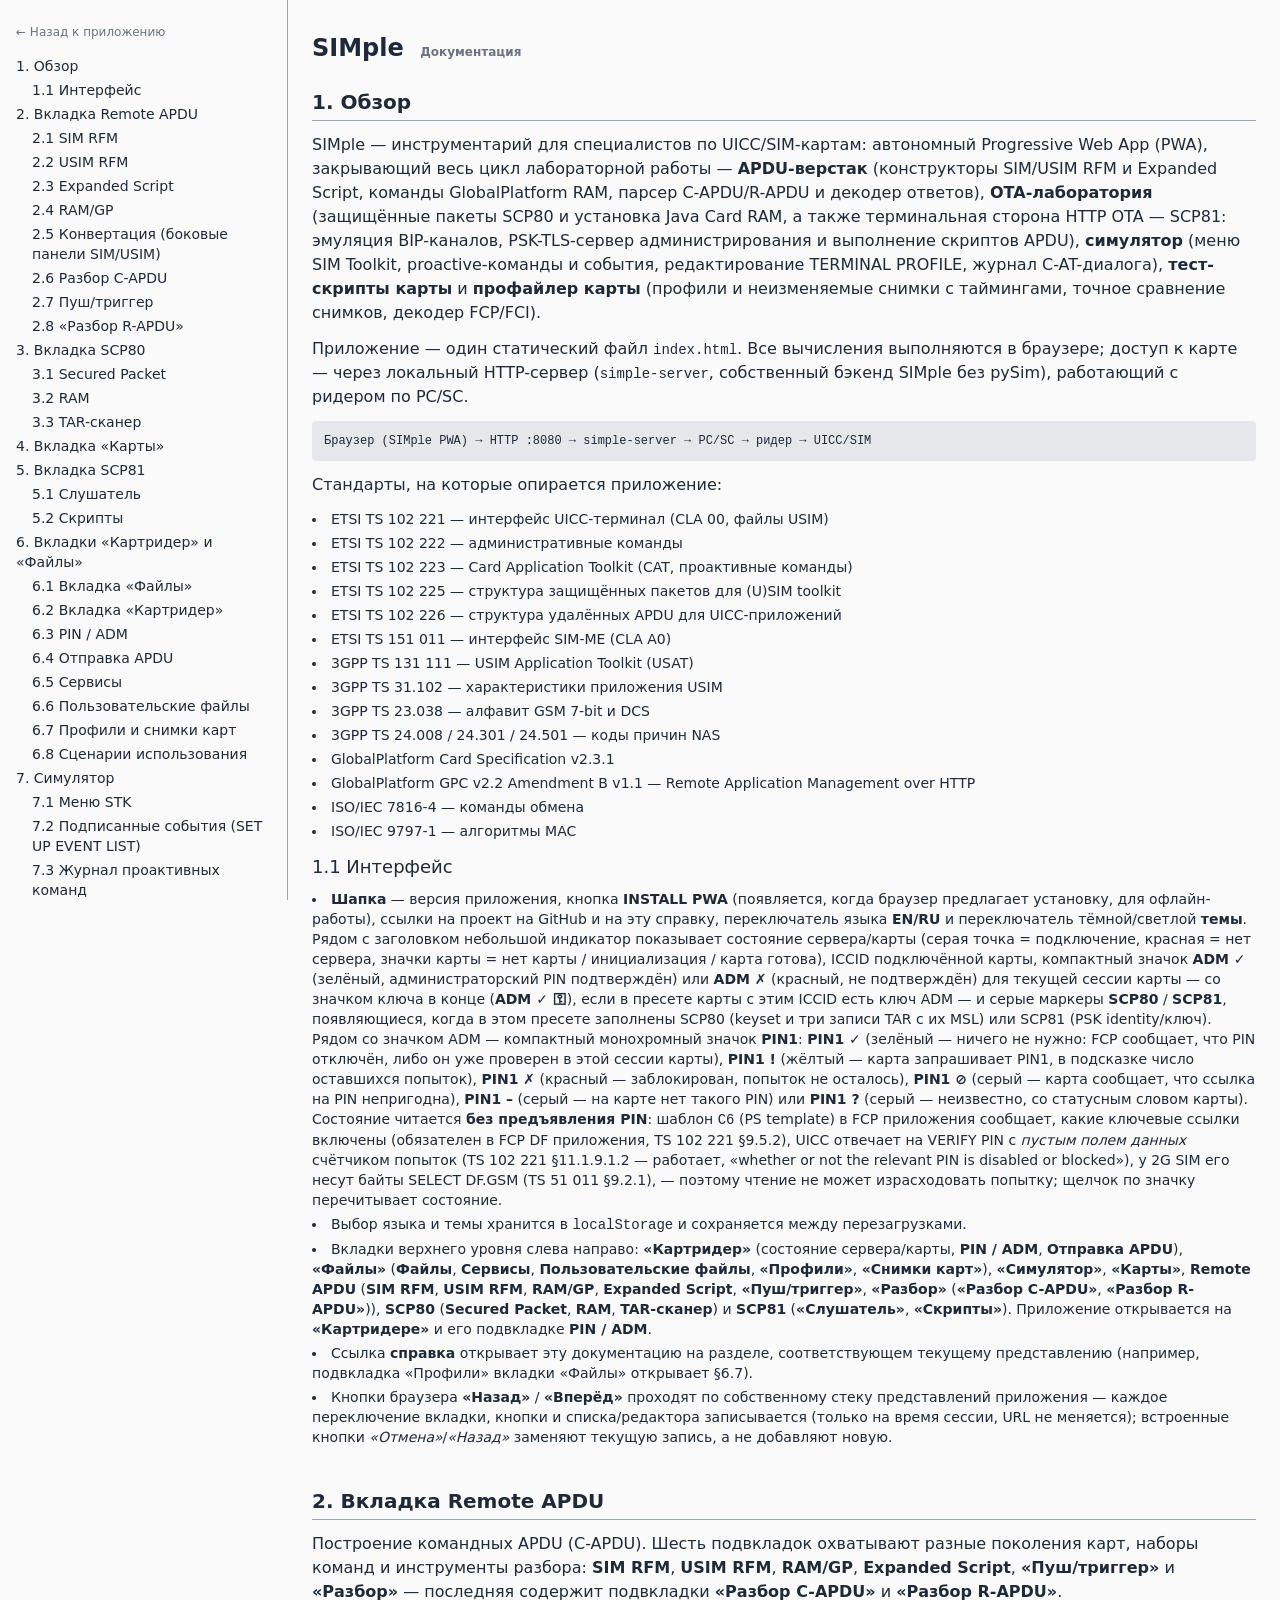
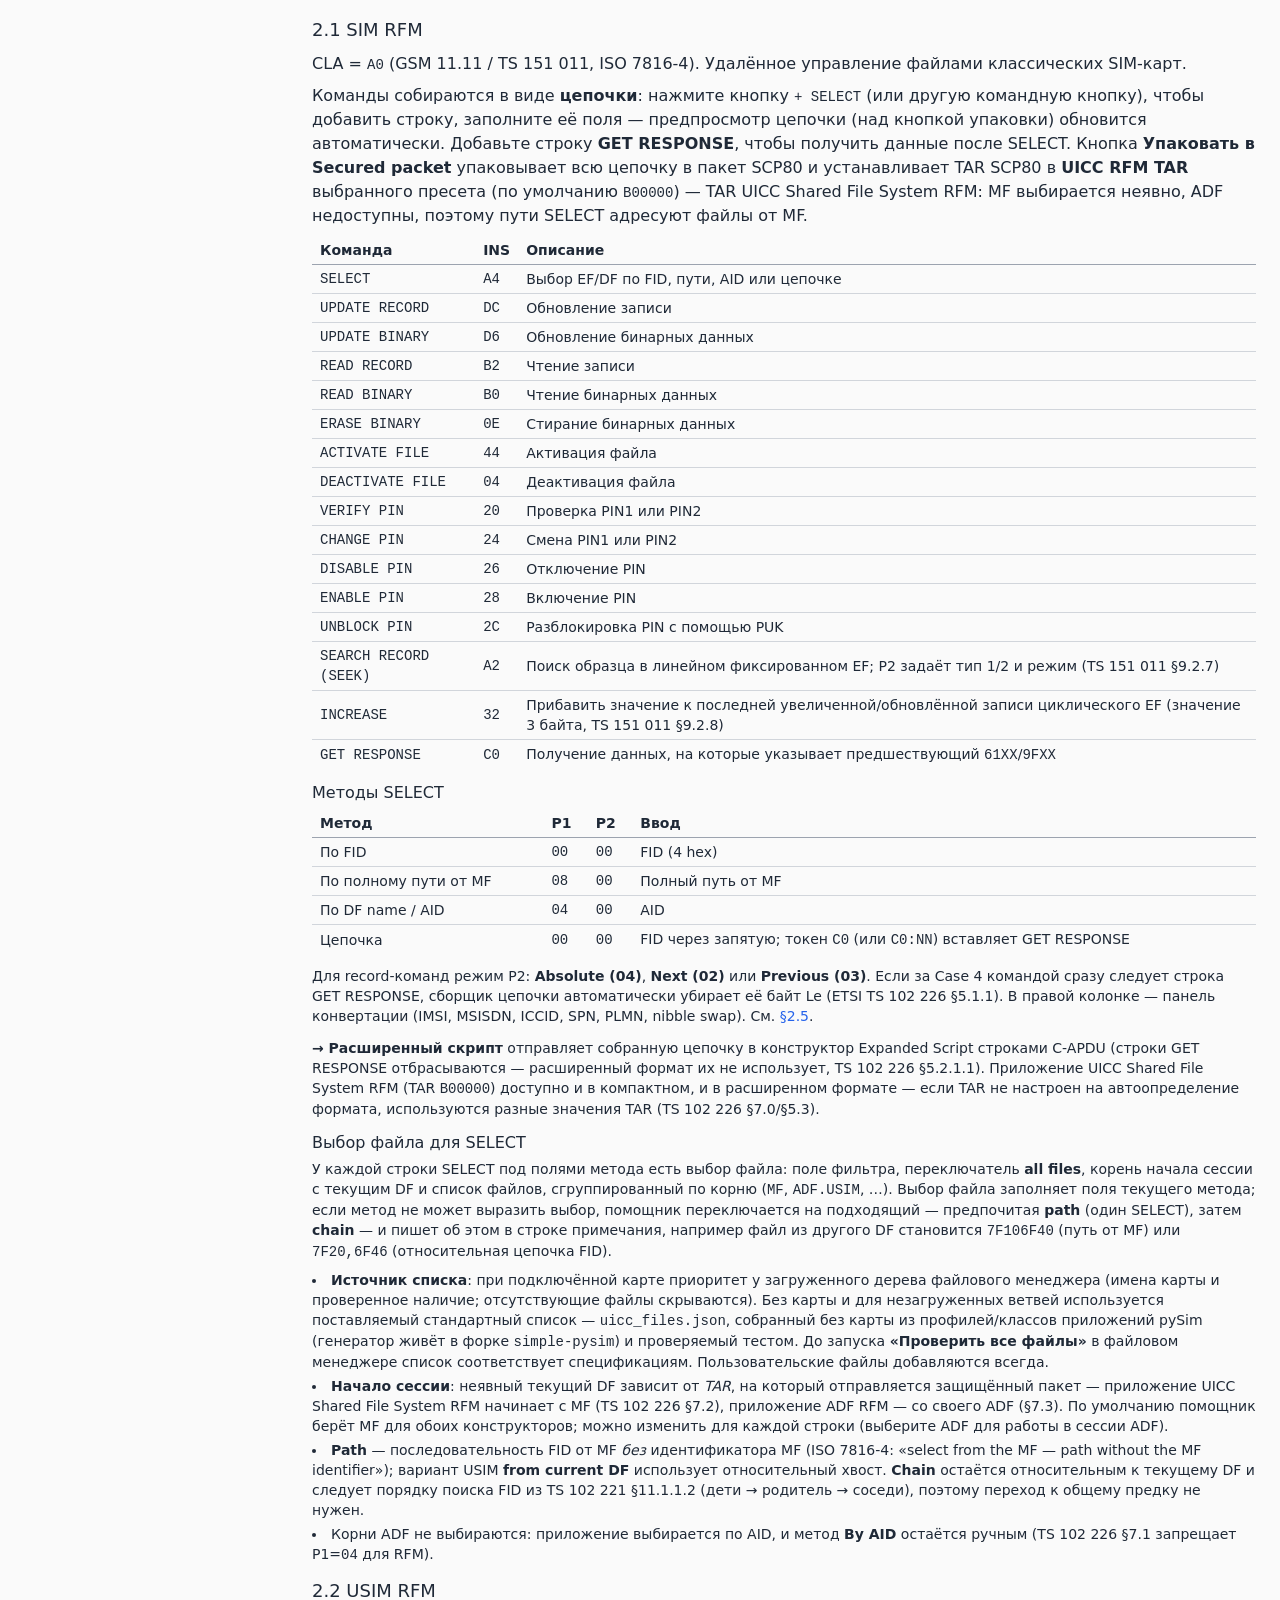
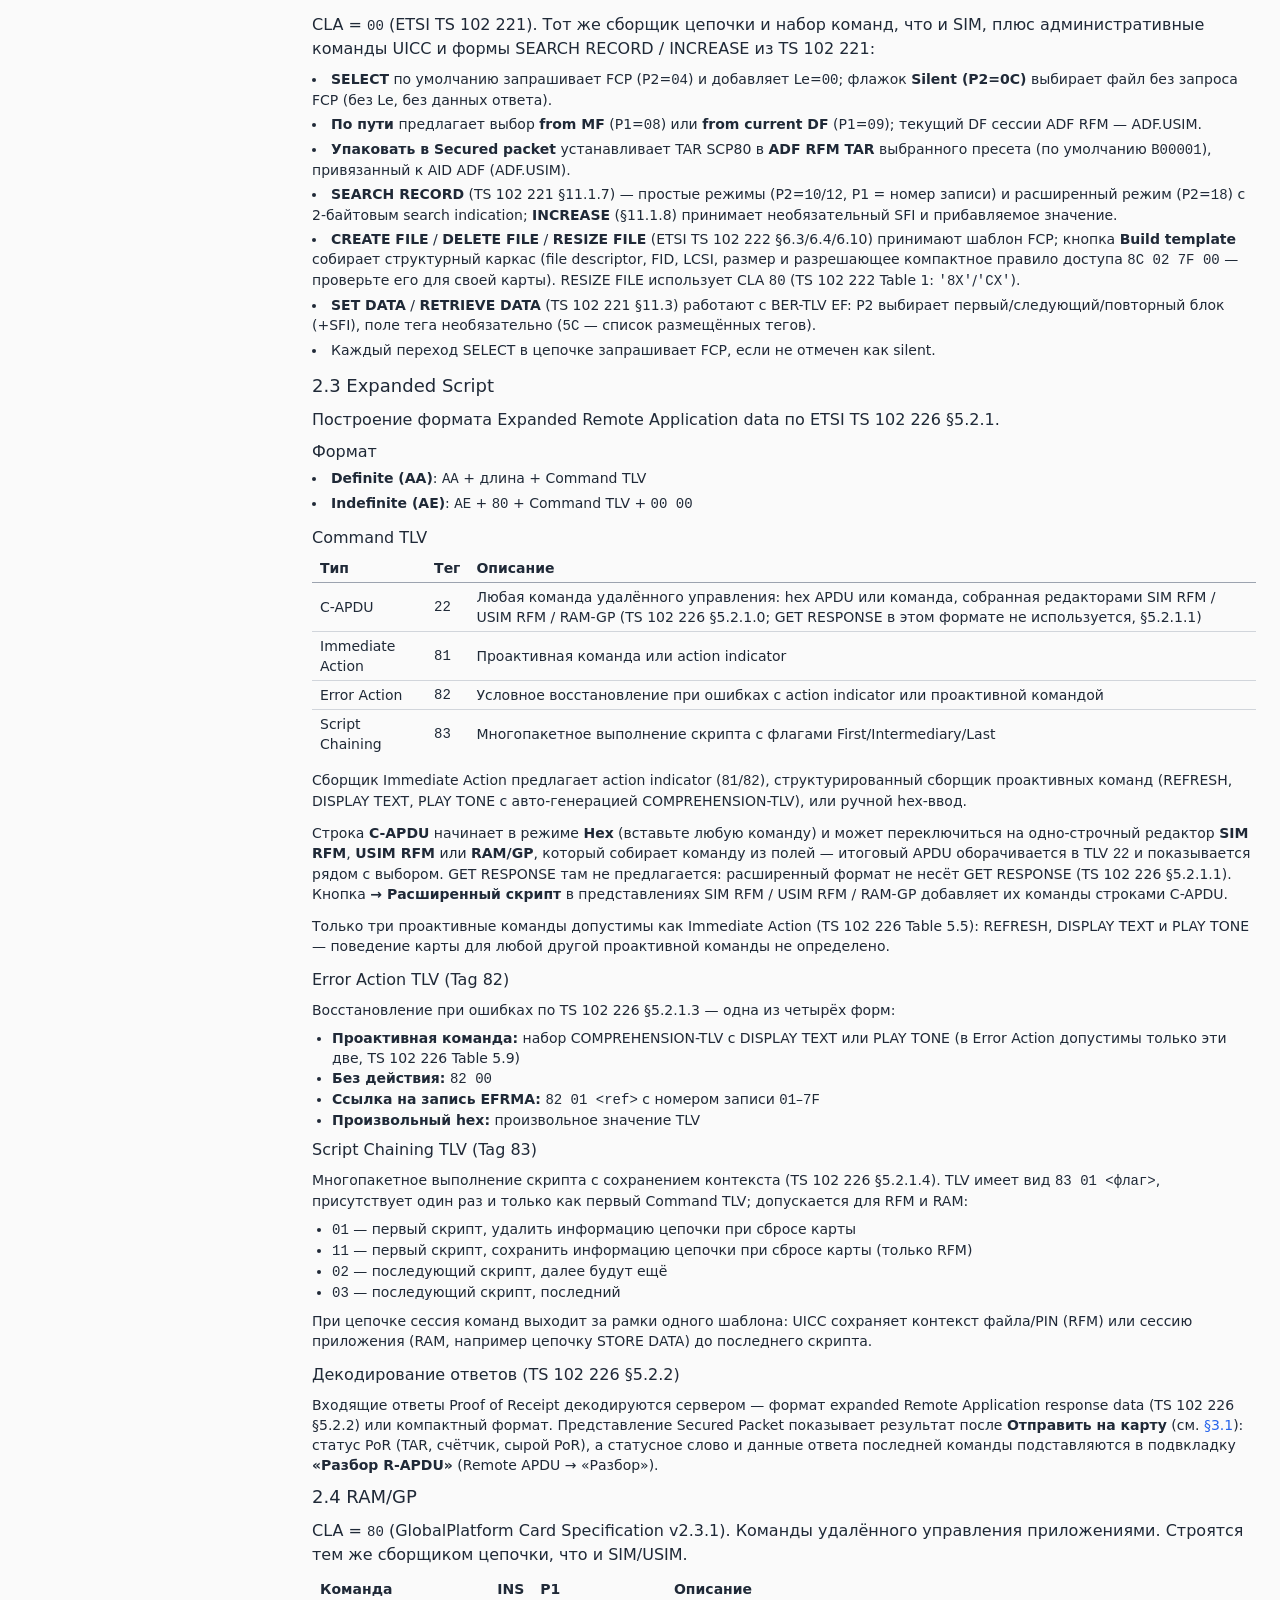
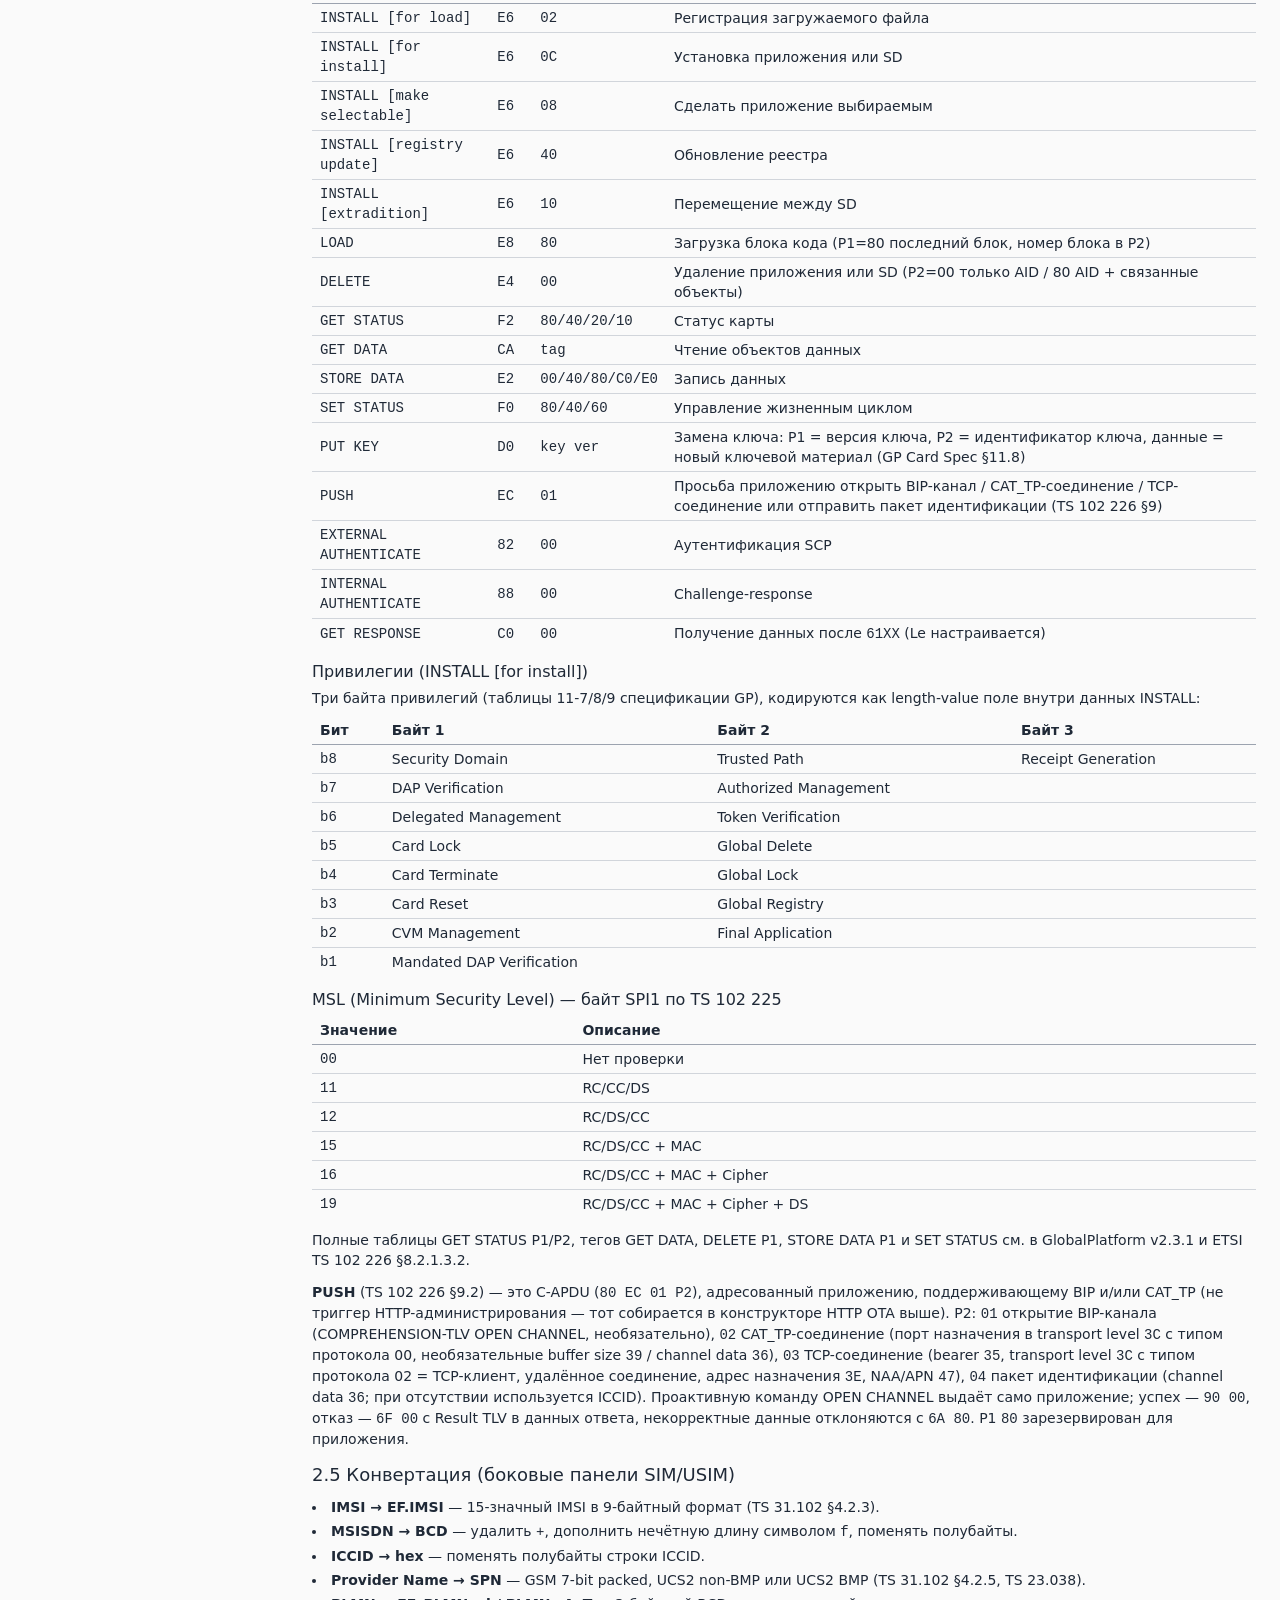
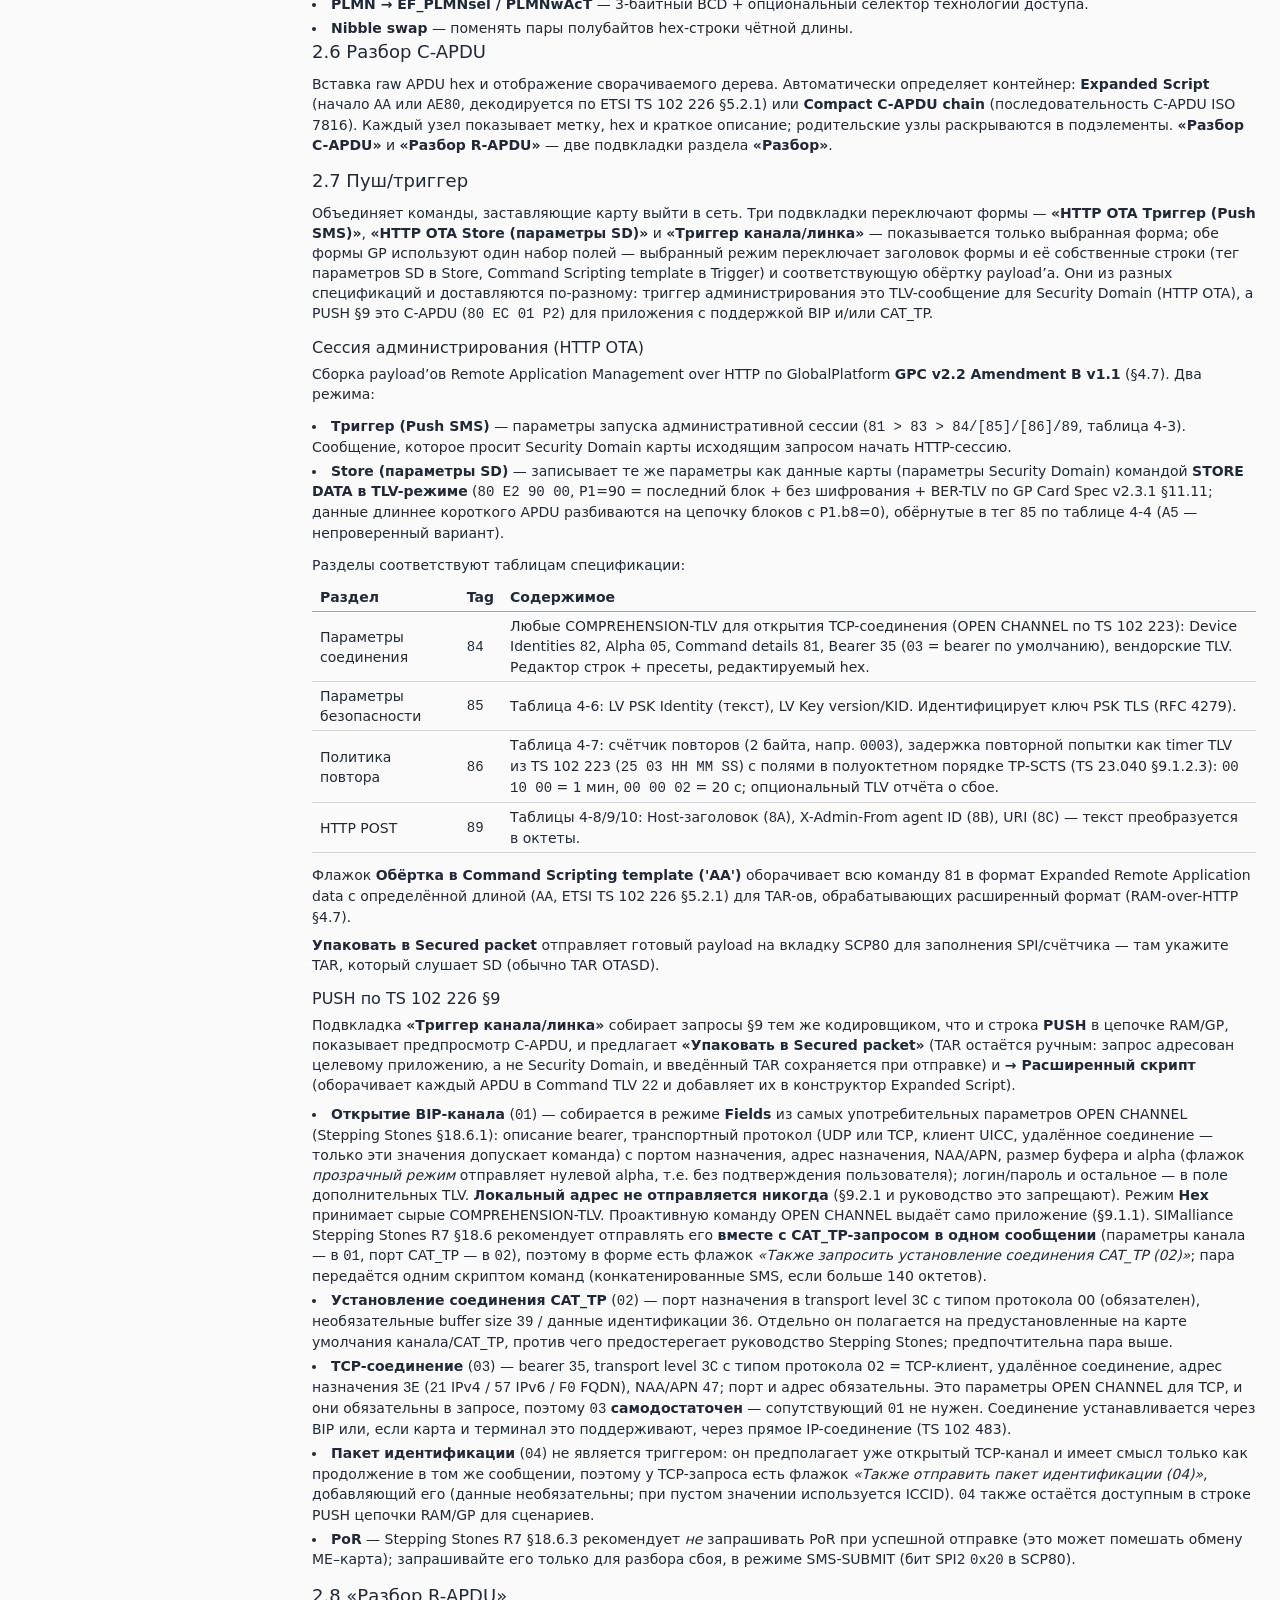
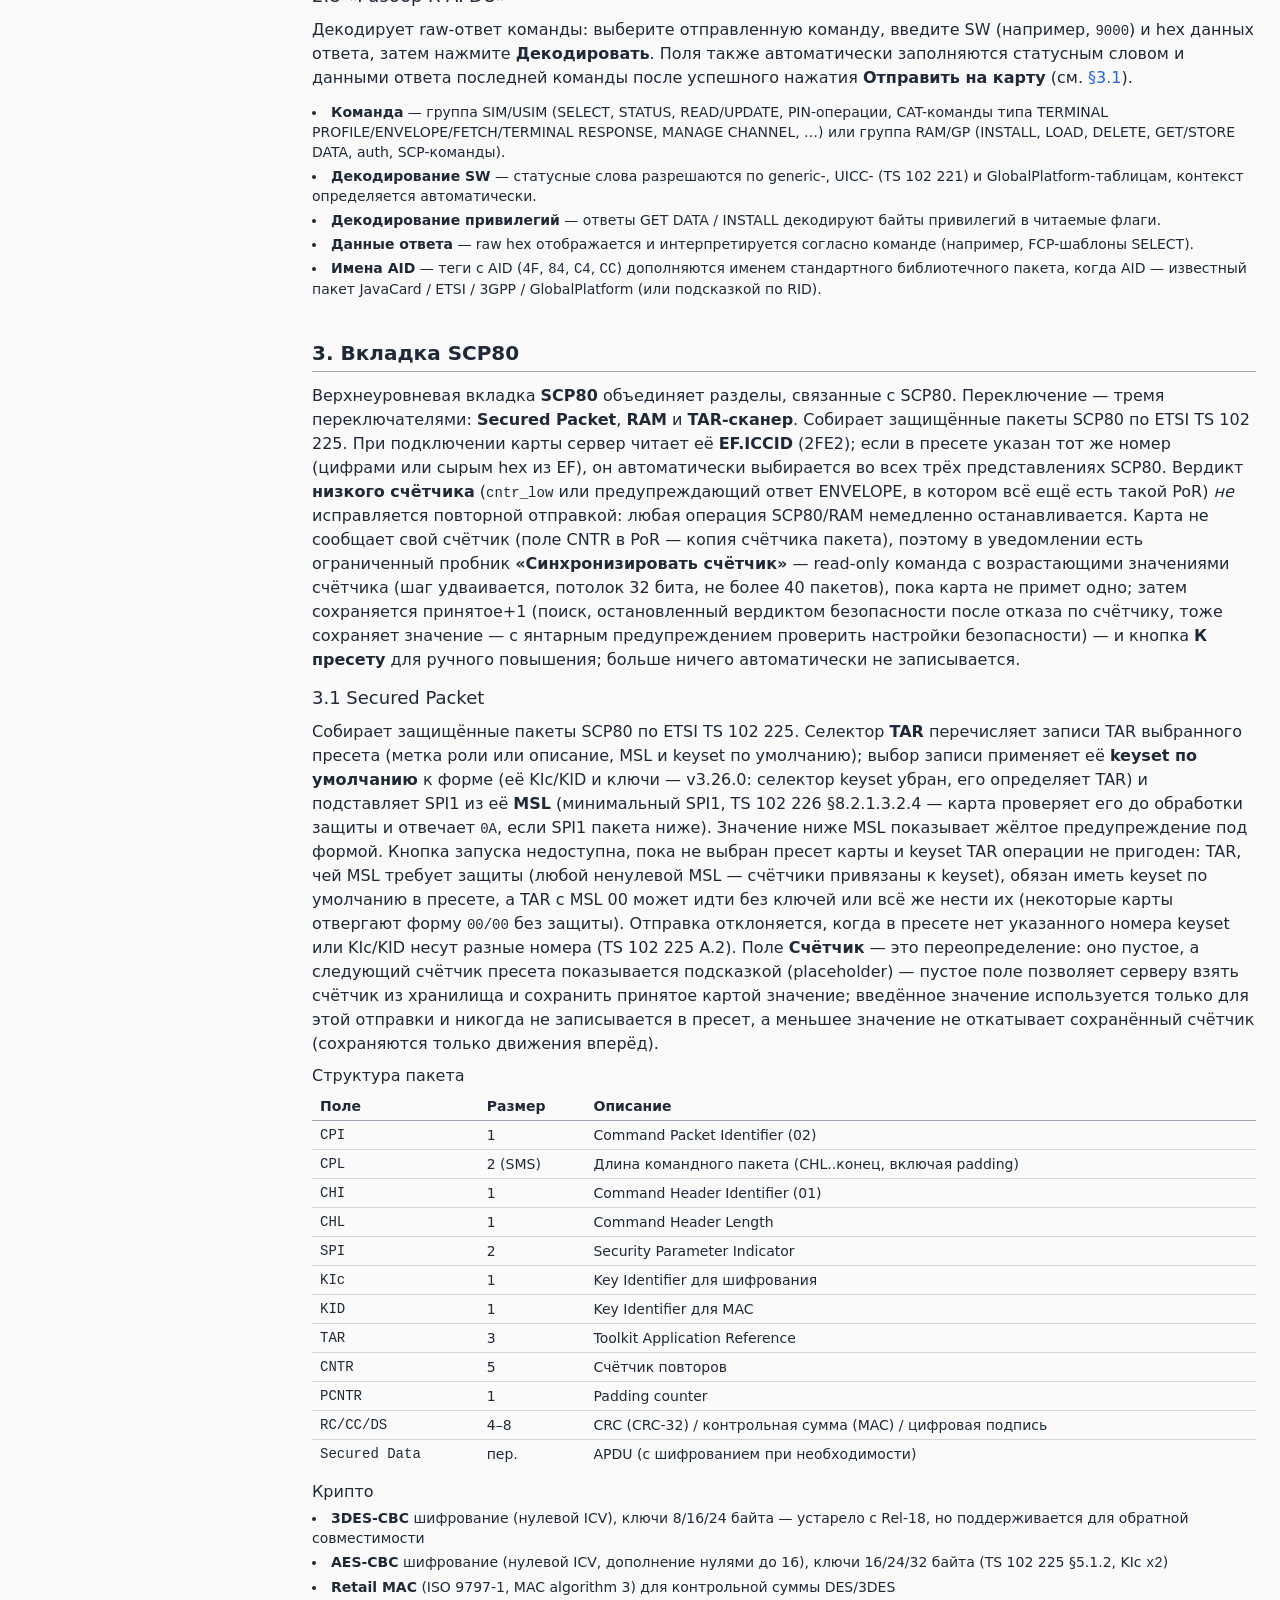
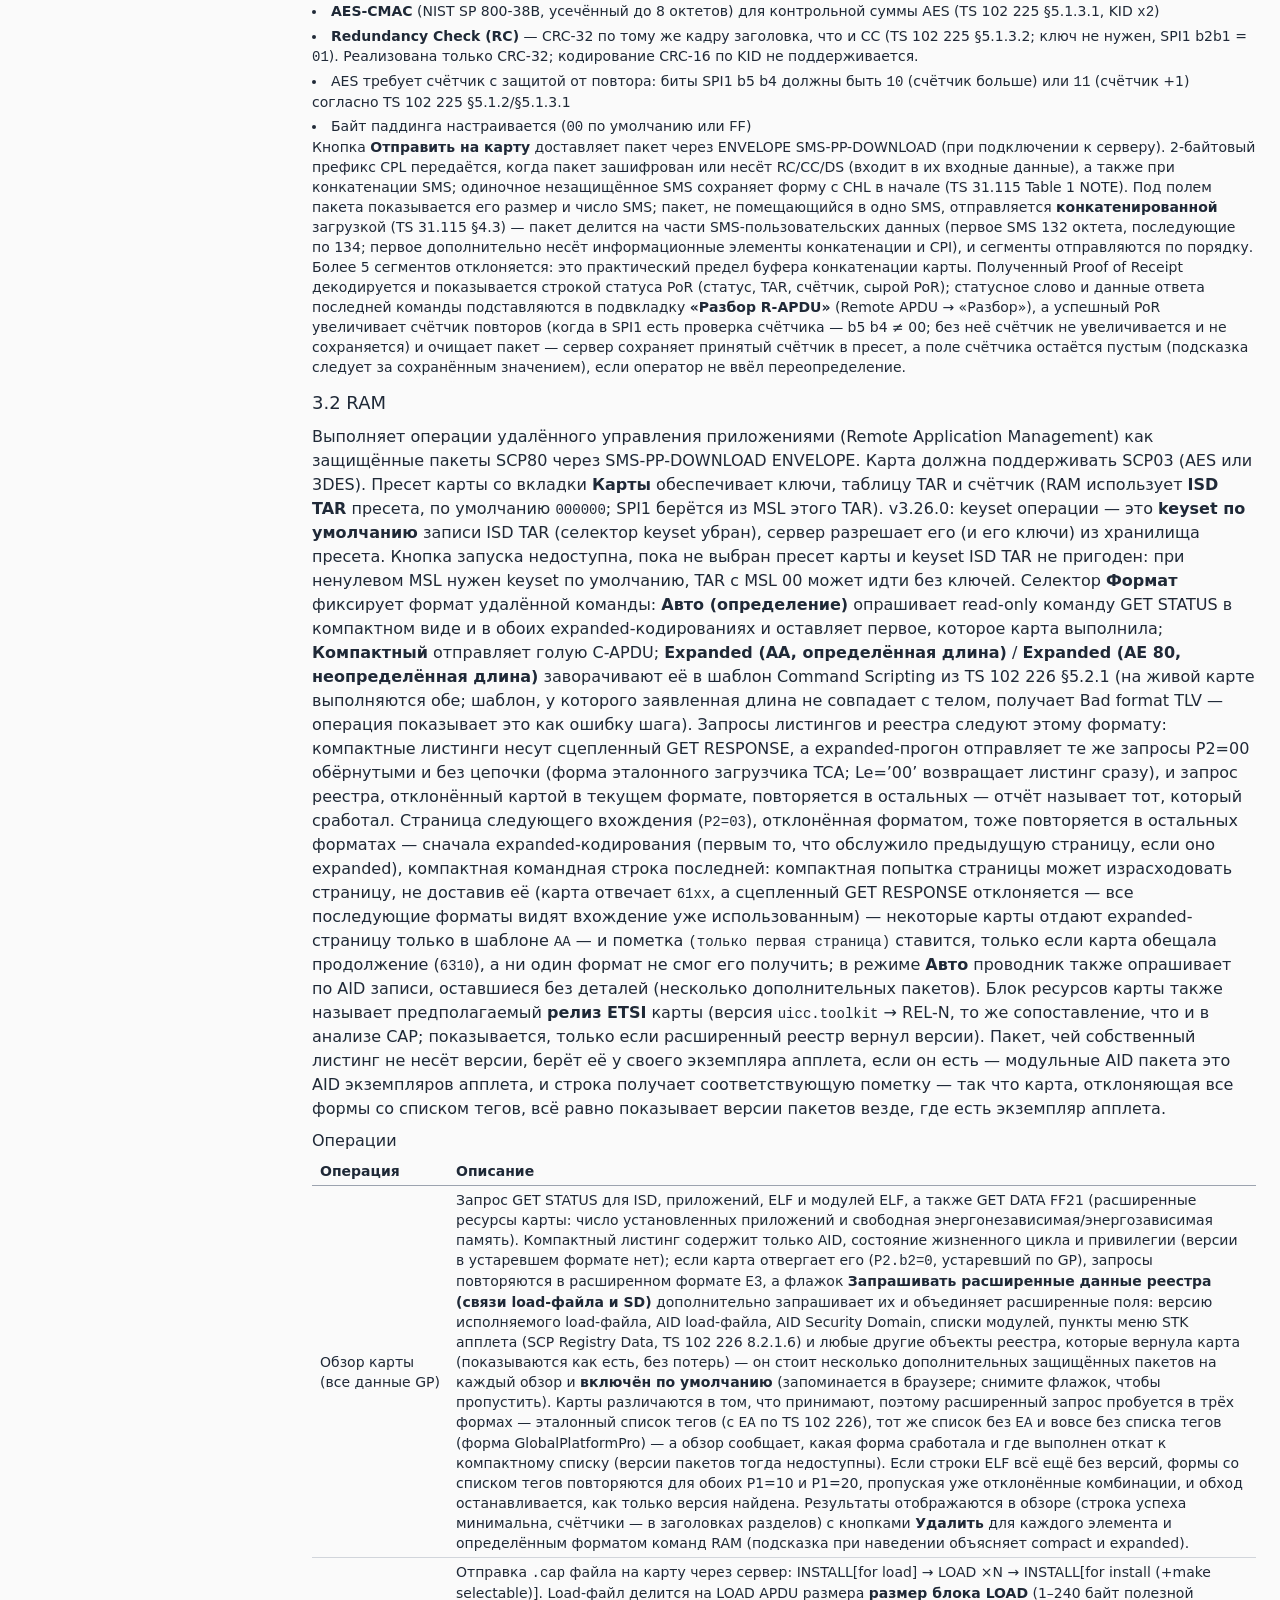
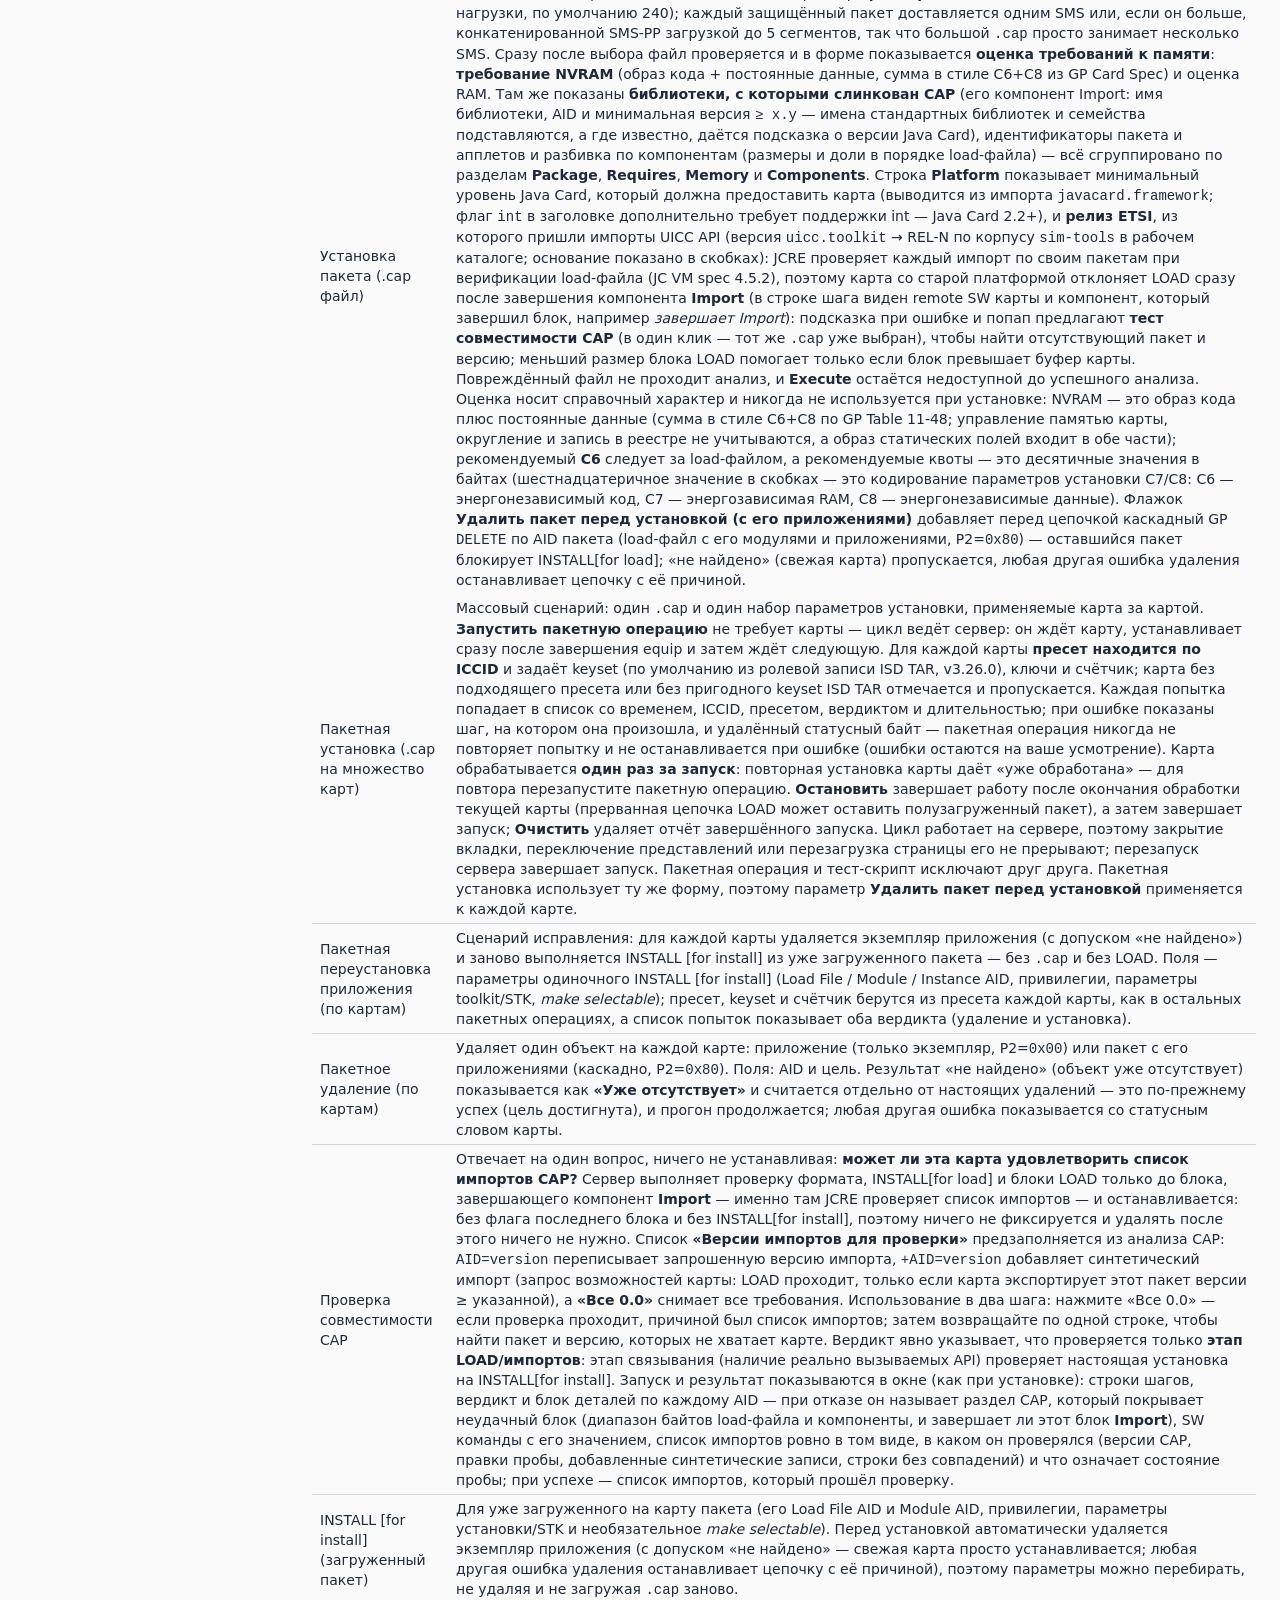
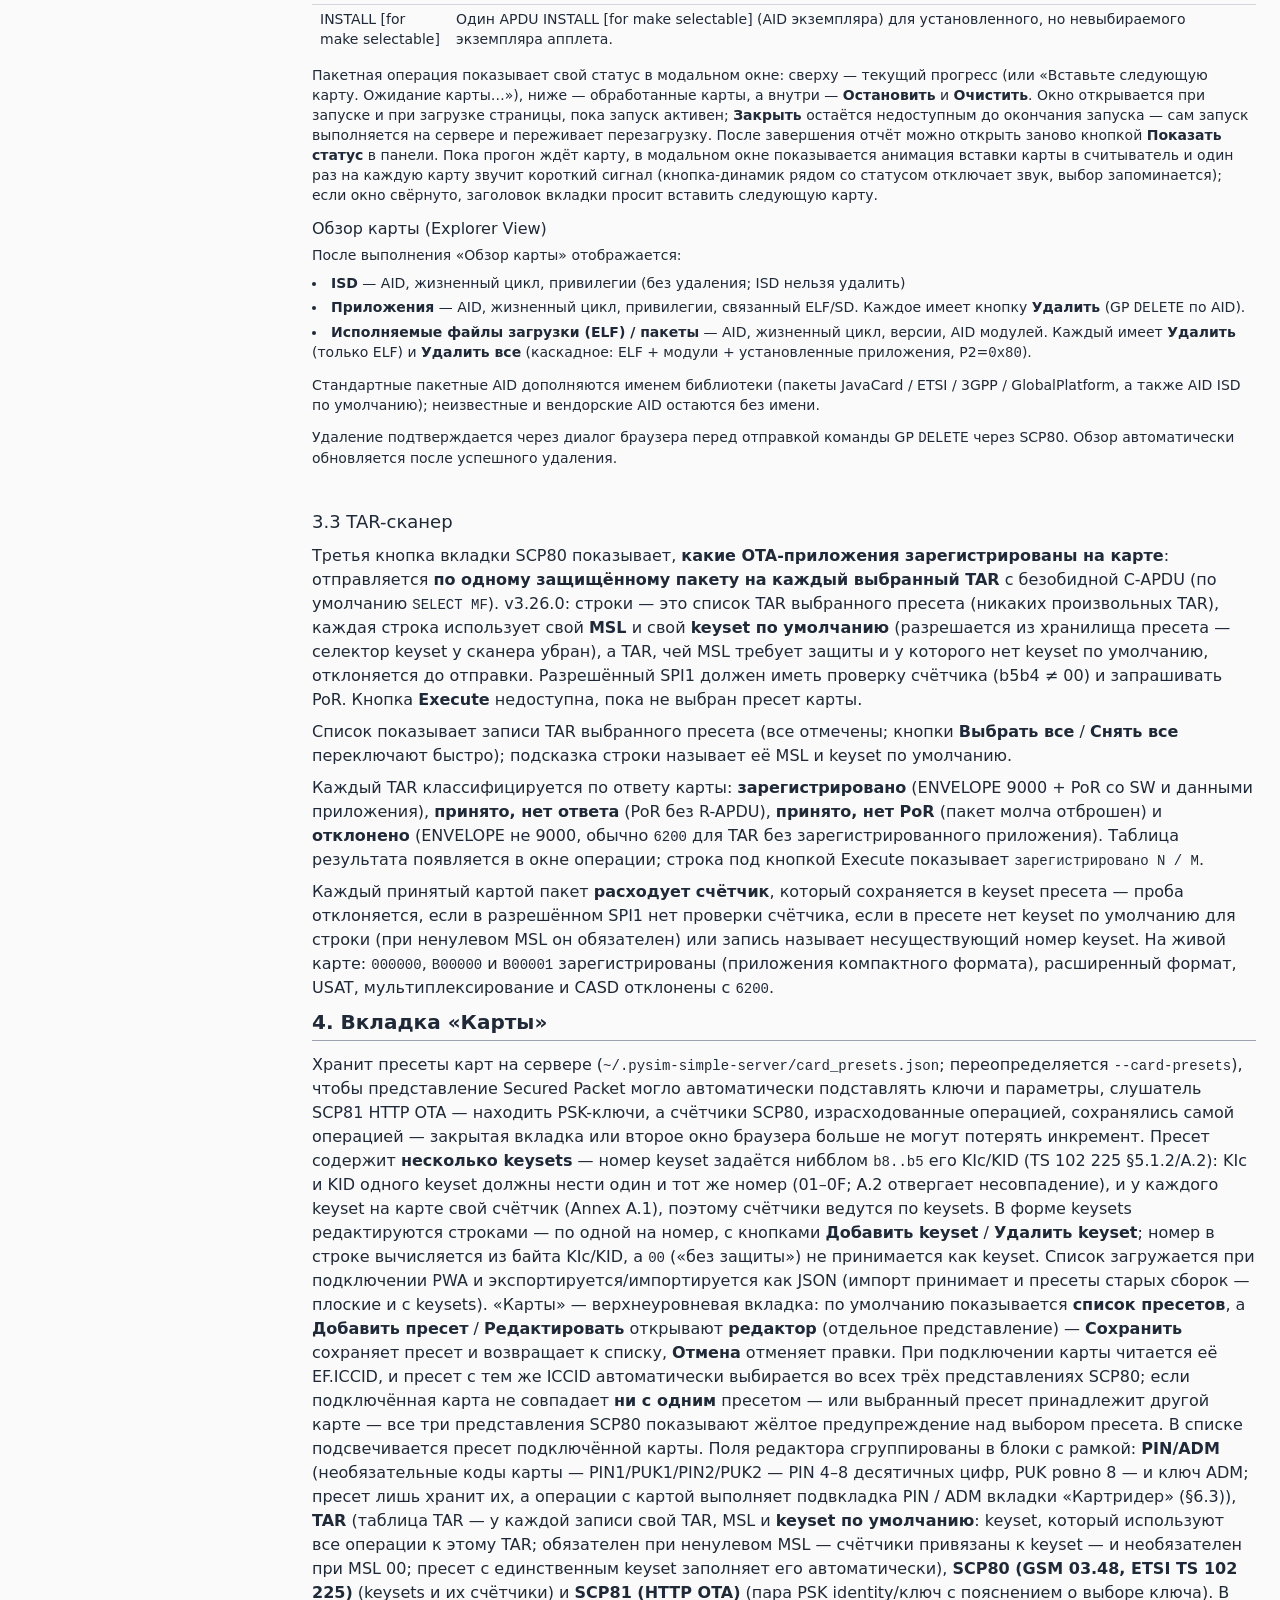
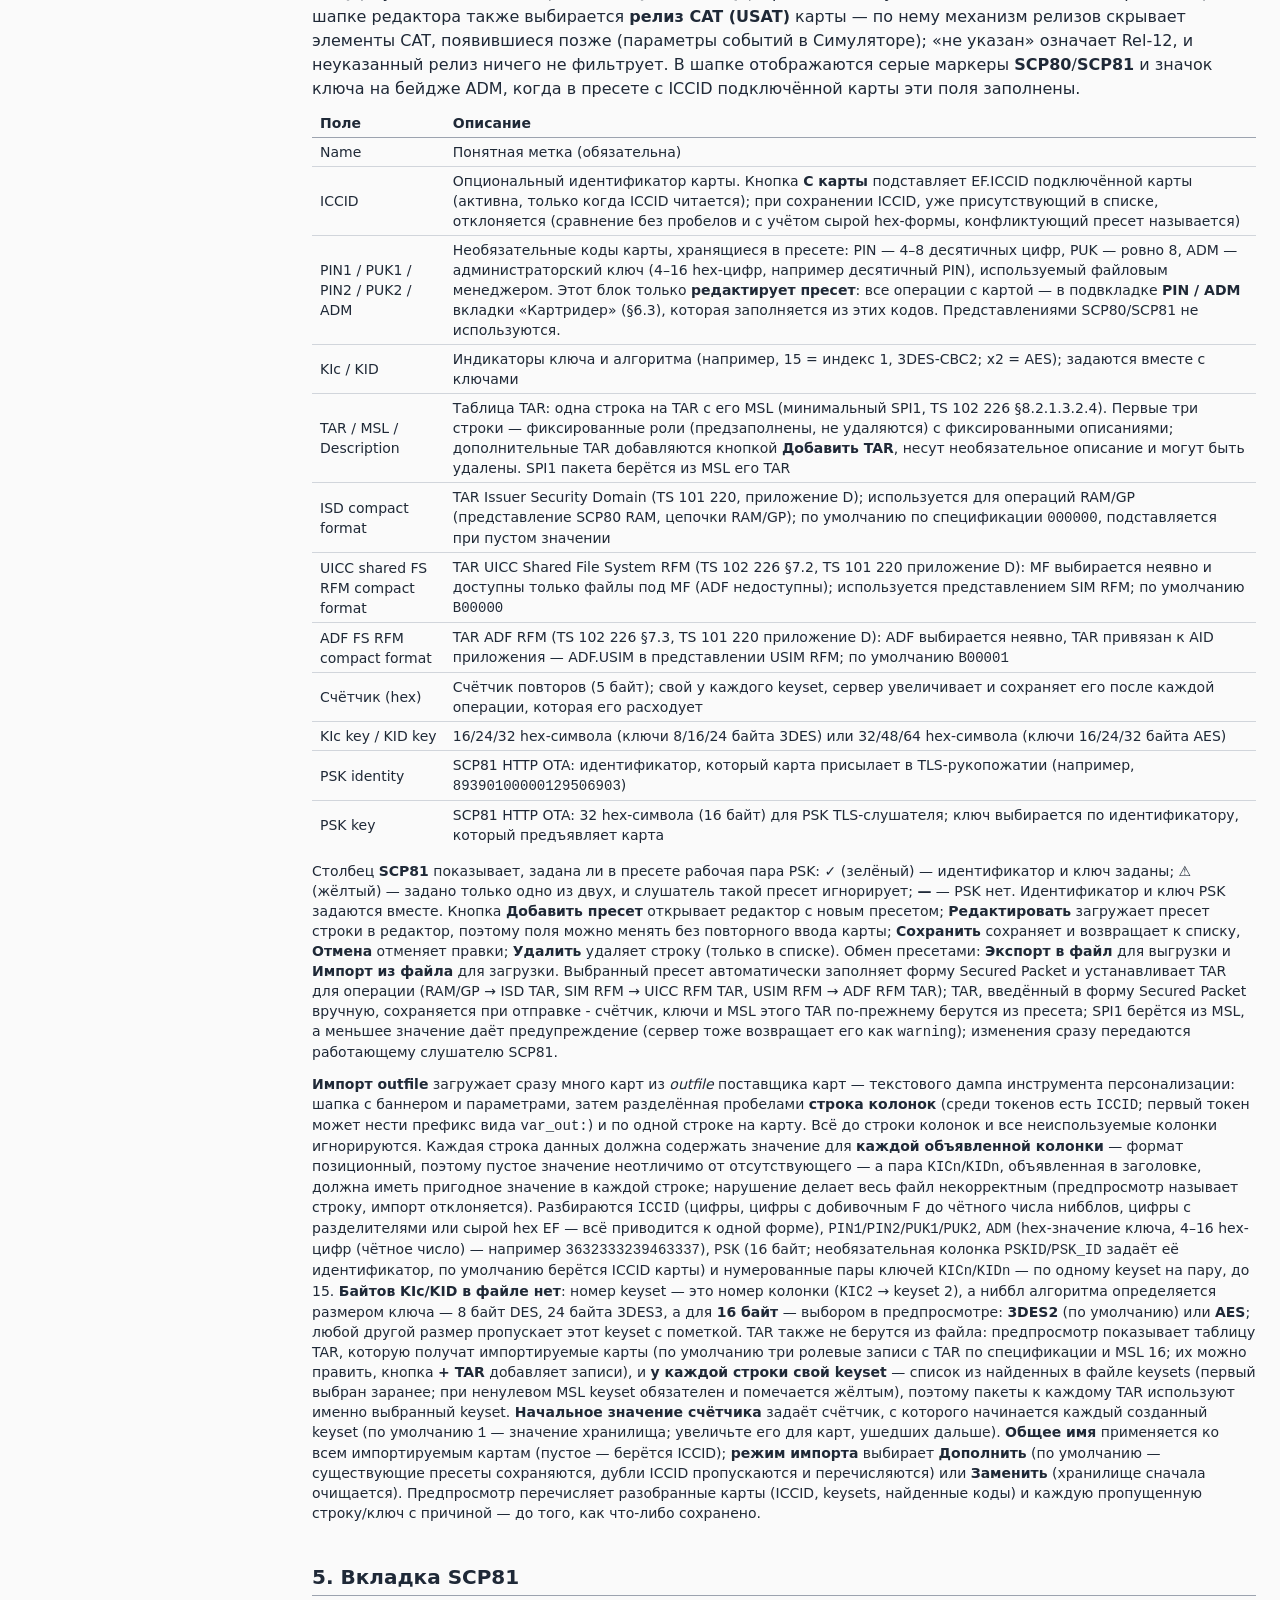
<file: frontend/help-ru.html>
<!DOCTYPE html>
<html lang="ru">
<head>
<meta charset="UTF-8">
<meta name="viewport" content="width=device-width, initial-scale=1.0">
<title>SIMple — Справка</title>
<link rel="stylesheet" href="style.css">
</head>
<body class="bg-neutral-50 dark:bg-slate-900 text-gray-800 dark:text-slate-200">

<div class="flex">

<aside class="sticky top-0 h-screen overflow-y-auto w-72 shrink-0 border-r border-gray-300 dark:border-slate-700 px-4 py-6">
	<a href="index.html" class="block text-xs text-gray-400 hover:text-gray-600 dark:text-slate-500 dark:hover:text-slate-300 mb-4">&larr; Назад к приложению</a>
	<nav id="toc" class="text-sm"></nav>
</aside>

<main class="flex-1 min-w-0 px-6 py-8">
	<h1 class="text-2xl font-bold text-heading mb-6">SIMple <span class="text-xs text-gray-400 dark:text-slate-500 ml-2">Документация</span></h1>
<section class="mb-10">
	<h2 id="overview" class="text-xl font-semibold mb-3 border-b border-gray-300 dark:border-slate-700 pb-1">1. Обзор</h2>
	<p class="mb-3">SIMple — инструментарий для специалистов по UICC/SIM-картам: автономный Progressive Web App (PWA), закрывающий весь цикл лабораторной работы &mdash; <strong>APDU-верстак</strong> (конструкторы SIM/USIM RFM и Expanded Script, команды GlobalPlatform RAM, парсер C-APDU/R-APDU и декодер ответов), <strong>OTA-лаборатория</strong> (защищённые пакеты SCP80 и установка Java Card RAM, а также терминальная сторона HTTP OTA &mdash; SCP81: эмуляция BIP-каналов, PSK-TLS-сервер администрирования и выполнение скриптов APDU), <strong>симулятор</strong> (меню SIM Toolkit, proactive-команды и события, редактирование TERMINAL PROFILE, журнал C-AT-диалога), <strong>тест-скрипты карты</strong> и <strong>профайлер карты</strong> (профили и неизменяемые снимки с таймингами, точное сравнение снимков, декодер FCP/FCI).</p>
	<p class="mb-3">Приложение — один статический файл <code class="font-mono text-sm">index.html</code>. Все вычисления выполняются в браузере; доступ к карте — через локальный HTTP-сервер (<code class="font-mono text-sm">simple-server</code>, собственный бэкенд SIMple без pySim), работающий с ридером по PC/SC.</p>
	<pre class="font-mono text-xs bg-gray-100 dark:bg-slate-800 rounded p-3 mb-3">Браузер (SIMple PWA) &rarr; HTTP :8080 &rarr; simple-server &rarr; PC/SC &rarr; ридер &rarr; UICC/SIM</pre>
	<p class="mb-3">Стандарты, на которые опирается приложение:</p>
	<ul class="list-disc list-inside text-sm space-y-1 mb-3">
		<li>ETSI TS 102 221 — интерфейс UICC-терминал (CLA 00, файлы USIM)</li>
		<li>ETSI TS 102 222 — административные команды</li>
		<li>ETSI TS 102 223 — Card Application Toolkit (CAT, проактивные команды)</li>
		<li>ETSI TS 102 225 — структура защищённых пакетов для (U)SIM toolkit</li>
		<li>ETSI TS 102 226 — структура удалённых APDU для UICC-приложений</li>
		<li>ETSI TS 151 011 — интерфейс SIM-ME (CLA A0)</li>
		<li>3GPP TS 131 111 — USIM Application Toolkit (USAT)</li>
		<li>3GPP TS 31.102 — характеристики приложения USIM</li>
		<li>3GPP TS 23.038 — алфавит GSM 7-bit и DCS</li>
		<li>3GPP TS 24.008 / 24.301 / 24.501 — коды причин NAS</li>
		<li>GlobalPlatform Card Specification v2.3.1</li>
		<li>GlobalPlatform GPC v2.2 Amendment B v1.1 — Remote Application Management over HTTP</li>
		<li>ISO/IEC 7816-4 — команды обмена</li>
		<li>ISO/IEC 9797-1 — алгоритмы MAC</li>
	</ul>

	<h3 id="interface" class="text-lg font-medium mb-2">1.1 Интерфейс</h3>
	<ul class="list-disc list-inside text-sm space-y-1 mb-3">
		<li><strong>Шапка</strong> — версия приложения, кнопка <strong>INSTALL PWA</strong> (появляется, когда браузер предлагает установку, для офлайн-работы), ссылки на проект на GitHub и на эту справку, переключатель языка <strong>EN/RU</strong> и переключатель тёмной/светлой <strong>темы</strong>. Рядом с заголовком небольшой индикатор показывает состояние сервера/карты (серая точка = подключение, красная = нет сервера, значки карты = нет карты / инициализация / карта готова), ICCID подключённой карты, компактный значок <strong>ADM ✓</strong> (зелёный, администраторский PIN подтверждён) или <strong>ADM ✗</strong> (красный, не подтверждён) для текущей сессии карты — со значком ключа в конце (<strong>ADM ✓ ⚿</strong>), если в пресете карты с этим ICCID есть ключ ADM — и серые маркеры <strong>SCP80</strong> / <strong>SCP81</strong>, появляющиеся, когда в этом пресете заполнены SCP80 (keyset и три записи TAR с их MSL) или SCP81 (PSK identity/ключ). Рядом со значком ADM — компактный монохромный значок <strong>PIN1</strong>: <strong>PIN1 ✓</strong> (зелёный &mdash; ничего не нужно: FCP сообщает, что PIN отключён, либо он уже проверен в этой сессии карты), <strong>PIN1 !</strong> (жёлтый &mdash; карта запрашивает PIN1, в подсказке число оставшихся попыток), <strong>PIN1 ✗</strong> (красный &mdash; заблокирован, попыток не осталось), <strong>PIN1 ⊘</strong> (серый &mdash; карта сообщает, что ссылка на PIN непригодна), <strong>PIN1 –</strong> (серый &mdash; на карте нет такого PIN) или <strong>PIN1 ?</strong> (серый &mdash; неизвестно, со статусным словом карты). Состояние читается <strong>без предъявления PIN</strong>: шаблон <code class="font-mono text-sm">C6</code> (PS template) в FCP приложения сообщает, какие ключевые ссылки включены (обязателен в FCP DF приложения, TS 102 221 &sect;9.5.2), UICC отвечает на VERIFY PIN с <em>пустым полем данных</em> счётчиком попыток (TS 102 221 &sect;11.1.9.1.2 &mdash; работает, «whether or not the relevant PIN is disabled or blocked»), у 2G SIM его несут байты SELECT DF.GSM (TS 51 011 &sect;9.2.1), &mdash; поэтому чтение не может израсходовать попытку; щелчок по значку перечитывает состояние.</li>
		<li>Выбор языка и темы хранится в <code class="font-mono text-sm">localStorage</code> и сохраняется между перезагрузками.</li>
		<li>Вкладки верхнего уровня слева направо: <strong>&laquo;Картридер&raquo;</strong> (состояние сервера/карты, <strong>PIN / ADM</strong>, <strong>Отправка APDU</strong>), <strong>&laquo;Файлы&raquo;</strong> (<strong>Файлы</strong>, <strong>Сервисы</strong>, <strong>Пользовательские файлы</strong>, <strong>&laquo;Профили&raquo;</strong>, <strong>&laquo;Снимки карт&raquo;</strong>), <strong>&laquo;Симулятор&raquo;</strong>, <strong>&laquo;Карты&raquo;</strong>, <strong>Remote APDU</strong> (<strong>SIM RFM</strong>, <strong>USIM RFM</strong>, <strong>RAM/GP</strong>, <strong>Expanded Script</strong>, <strong>&laquo;Пуш/триггер&raquo;</strong>, <strong>&laquo;Разбор&raquo;</strong> (<strong>«Разбор C-APDU»</strong>, <strong>«Разбор R-APDU»</strong>)), <strong>SCP80</strong> (<strong>Secured Packet</strong>, <strong>RAM</strong>, <strong>TAR-сканер</strong>) и <strong>SCP81</strong> (<strong>&laquo;Слушатель&raquo;</strong>, <strong>&laquo;Скрипты&raquo;</strong>). Приложение открывается на <strong>&laquo;Картридере&raquo;</strong> и его подвкладке <strong>PIN / ADM</strong>.</li>
		<li>Ссылка <strong>справка</strong> открывает эту документацию на разделе, соответствующем текущему представлению (например, подвкладка «Профили» вкладки «Файлы» открывает &sect;6.7).</li>
		<li>Кнопки браузера <strong>«Назад»</strong> / <strong>«Вперёд»</strong> проходят по собственному стеку представлений приложения &mdash; каждое переключение вкладки, кнопки и списка/редактора записывается (только на время сессии, URL не меняется); встроенные кнопки <em>«Отмена»</em>/<em>«Назад»</em> заменяют текущую запись, а не добавляют новую.</li>
	</ul>


</section>
<section class="mb-10">
	<h2 id="c-apdu" class="text-xl font-semibold mb-3 border-b border-gray-300 dark:border-slate-700 pb-1">2. Вкладка Remote APDU</h2>
	<p class="mb-3">Построение командных APDU (C-APDU). Шесть подвкладок охватывают разные поколения карт, наборы команд и инструменты разбора: <strong>SIM RFM</strong>, <strong>USIM RFM</strong>, <strong>RAM/GP</strong>, <strong>Expanded Script</strong>, <strong>&laquo;Пуш/триггер&raquo;</strong> и <strong>&laquo;Разбор&raquo;</strong> &mdash; последняя содержит подвкладки <strong>«Разбор C-APDU»</strong> и <strong>«Разбор R-APDU»</strong>.</p>

	<h3 id="sim-rfm" class="text-lg font-medium mb-2">2.1 SIM RFM</h3>
	<p class="mb-2">CLA = <code class="font-mono text-sm">A0</code> (GSM 11.11 / TS 151 011, ISO 7816-4). Удалённое управление файлами классических SIM-карт.</p>
	<p class="mb-2">Команды собираются в виде <strong>цепочки</strong>: нажмите кнопку <code class="font-mono text-sm">+&nbsp;SELECT</code> (или другую командную кнопку), чтобы добавить строку, заполните её поля — предпросмотр цепочки (над кнопкой упаковки) обновится автоматически. Добавьте строку <strong>GET RESPONSE</strong>, чтобы получить данные после SELECT. Кнопка <strong>Упаковать в Secured packet</strong> упаковывает всю цепочку в пакет SCP80 и устанавливает TAR SCP80 в <strong>UICC RFM TAR</strong> выбранного пресета (по умолчанию <code class="font-mono text-sm">B00000</code>) — TAR UICC Shared File System RFM: MF выбирается неявно, ADF недоступны, поэтому пути SELECT адресуют файлы от MF.</p>
	<table class="w-full text-sm mb-3 border-collapse">
		<thead><tr class="border-b border-gray-300 dark:border-slate-700">
			<th class="text-left py-1 px-2">Команда</th><th class="text-left py-1 px-2">INS</th><th class="text-left py-1 px-2">Описание</th>
		</tr></thead>
		<tbody>
			<tr class="border-b border-gray-200 dark:border-slate-700"><td class="py-1 px-2 font-mono">SELECT</td><td class="py-1 px-2 font-mono">A4</td><td class="py-1 px-2">Выбор EF/DF по FID, пути, AID или цепочке</td></tr>
			<tr class="border-b border-gray-200 dark:border-slate-700"><td class="py-1 px-2 font-mono">UPDATE RECORD</td><td class="py-1 px-2 font-mono">DC</td><td class="py-1 px-2">Обновление записи</td></tr>
			<tr class="border-b border-gray-200 dark:border-slate-700"><td class="py-1 px-2 font-mono">UPDATE BINARY</td><td class="py-1 px-2 font-mono">D6</td><td class="py-1 px-2">Обновление бинарных данных</td></tr>
			<tr class="border-b border-gray-200 dark:border-slate-700"><td class="py-1 px-2 font-mono">READ RECORD</td><td class="py-1 px-2 font-mono">B2</td><td class="py-1 px-2">Чтение записи</td></tr>
			<tr class="border-b border-gray-200 dark:border-slate-700"><td class="py-1 px-2 font-mono">READ BINARY</td><td class="py-1 px-2 font-mono">B0</td><td class="py-1 px-2">Чтение бинарных данных</td></tr>
			<tr class="border-b border-gray-200 dark:border-slate-700"><td class="py-1 px-2 font-mono">ERASE BINARY</td><td class="py-1 px-2 font-mono">0E</td><td class="py-1 px-2">Стирание бинарных данных</td></tr>
			<tr class="border-b border-gray-200 dark:border-slate-700"><td class="py-1 px-2 font-mono">ACTIVATE FILE</td><td class="py-1 px-2 font-mono">44</td><td class="py-1 px-2">Активация файла</td></tr>
			<tr class="border-b border-gray-200 dark:border-slate-700"><td class="py-1 px-2 font-mono">DEACTIVATE FILE</td><td class="py-1 px-2 font-mono">04</td><td class="py-1 px-2">Деактивация файла</td></tr>
			<tr class="border-b border-gray-200 dark:border-slate-700"><td class="py-1 px-2 font-mono">VERIFY PIN</td><td class="py-1 px-2 font-mono">20</td><td class="py-1 px-2">Проверка PIN1 или PIN2</td></tr>
			<tr class="border-b border-gray-200 dark:border-slate-700"><td class="py-1 px-2 font-mono">CHANGE PIN</td><td class="py-1 px-2 font-mono">24</td><td class="py-1 px-2">Смена PIN1 или PIN2</td></tr>
			<tr class="border-b border-gray-200 dark:border-slate-700"><td class="py-1 px-2 font-mono">DISABLE PIN</td><td class="py-1 px-2 font-mono">26</td><td class="py-1 px-2">Отключение PIN</td></tr>
			<tr class="border-b border-gray-200 dark:border-slate-700"><td class="py-1 px-2 font-mono">ENABLE PIN</td><td class="py-1 px-2 font-mono">28</td><td class="py-1 px-2">Включение PIN</td></tr>
			<tr class="border-b border-gray-200 dark:border-slate-700"><td class="py-1 px-2 font-mono">UNBLOCK PIN</td><td class="py-1 px-2 font-mono">2C</td><td class="py-1 px-2">Разблокировка PIN с помощью PUK</td></tr>
			<tr class="border-b border-gray-200 dark:border-slate-700"><td class="py-1 px-2 font-mono">SEARCH RECORD (SEEK)</td><td class="py-1 px-2 font-mono">A2</td><td class="py-1 px-2">Поиск образца в линейном фиксированном EF; P2 задаёт тип 1/2 и режим (TS 151 011 &sect;9.2.7)</td></tr>
			<tr class="border-b border-gray-200 dark:border-slate-700"><td class="py-1 px-2 font-mono">INCREASE</td><td class="py-1 px-2 font-mono">32</td><td class="py-1 px-2">Прибавить значение к последней увеличенной/обновлённой записи циклического EF (значение 3 байта, TS 151 011 &sect;9.2.8)</td></tr>
			<tr><td class="py-1 px-2 font-mono">GET RESPONSE</td><td class="py-1 px-2 font-mono">C0</td><td class="py-1 px-2">Получение данных, на которые указывает предшествующий <code class="font-mono text-sm">61XX</code>/<code class="font-mono text-sm">9FXX</code></td></tr>
		</tbody>
	</table>
	<h4 id="sim-select-methods" class="font-medium mb-1">Методы SELECT</h4>
	<table class="w-full text-sm mb-3 border-collapse">
		<thead><tr class="border-b border-gray-300 dark:border-slate-700">
			<th class="text-left py-1 px-2">Метод</th><th class="text-left py-1 px-2">P1</th><th class="text-left py-1 px-2">P2</th><th class="text-left py-1 px-2">Ввод</th>
		</tr></thead>
		<tbody>
			<tr class="border-b border-gray-200 dark:border-slate-700"><td class="py-1 px-2">По FID</td><td class="py-1 px-2 font-mono">00</td><td class="py-1 px-2 font-mono">00</td><td class="py-1 px-2">FID (4 hex)</td></tr>
			<tr class="border-b border-gray-200 dark:border-slate-700"><td class="py-1 px-2">По полному пути от MF</td><td class="py-1 px-2 font-mono">08</td><td class="py-1 px-2 font-mono">00</td><td class="py-1 px-2">Полный путь от MF</td></tr>
			<tr class="border-b border-gray-200 dark:border-slate-700"><td class="py-1 px-2">По DF name / AID</td><td class="py-1 px-2 font-mono">04</td><td class="py-1 px-2 font-mono">00</td><td class="py-1 px-2">AID</td></tr>
			<tr><td class="py-1 px-2">Цепочка</td><td class="py-1 px-2 font-mono">00</td><td class="py-1 px-2 font-mono">00</td><td class="py-1 px-2">FID через запятую; токен <code class="font-mono text-sm">C0</code> (или <code class="font-mono text-sm">C0:NN</code>) вставляет GET RESPONSE</td></tr>
		</tbody>
	</table>
	<p class="text-sm mb-3">Для record-команд режим P2: <strong>Absolute (04)</strong>, <strong>Next (02)</strong> или <strong>Previous (03)</strong>. Если за Case&nbsp;4 командой сразу следует строка GET RESPONSE, сборщик цепочки автоматически убирает её байт Le (ETSI TS 102 226 &sect;5.1.1). В правой колонке — панель конвертации (IMSI, MSISDN, ICCID, SPN, PLMN, nibble swap). См. <a href="#conversion" class="text-blue-600 dark:text-blue-400 hover:underline">&sect;2.5</a>.</p>
	<p class="text-sm mb-3"><strong>&rarr; Расширенный скрипт</strong> отправляет собранную цепочку в конструктор Expanded Script строками C-APDU (строки GET RESPONSE отбрасываются — расширенный формат их не использует, TS 102 226 &sect;5.2.1.1). Приложение UICC Shared File System RFM (TAR <code class="font-mono text-sm">B00000</code>) доступно и в компактном, и в расширенном формате — если TAR не настроен на автоопределение формата, используются разные значения TAR (TS 102 226 &sect;7.0/&sect;5.3).</p>

	<h4 id="rfm-file-picker" class="font-medium mb-1">Выбор файла для SELECT</h4>
	<p class="text-sm mb-2">У каждой строки SELECT под полями метода есть выбор файла: поле фильтра, переключатель <strong>all files</strong>, корень начала сессии с текущим DF и список файлов, сгруппированный по корню (<code class="font-mono text-sm">MF</code>, <code class="font-mono text-sm">ADF.USIM</code>, &hellip;). Выбор файла заполняет поля текущего метода; если метод не может выразить выбор, помощник переключается на подходящий &mdash; предпочитая <strong>path</strong> (один SELECT), затем <strong>chain</strong> &mdash; и пишет об этом в строке примечания, например файл из другого DF становится <code class="font-mono text-sm">7F106F40</code> (путь от MF) или <code class="font-mono text-sm">7F20,6F46</code> (относительная цепочка FID).</p>
	<ul class="list-disc list-inside text-sm space-y-1 mb-3">
		<li><strong>Источник списка</strong>: при подключённой карте приоритет у загруженного дерева файлового менеджера (имена карты и проверенное наличие; отсутствующие файлы скрываются). Без карты и для незагруженных ветвей используется поставляемый стандартный список &mdash; <code class="font-mono text-sm">uicc_files.json</code>, собранный без карты из профилей/классов приложений pySim (генератор живёт в форке <code class="font-mono text-sm">simple-pysim</code>) и проверяемый тестом. До запуска <strong>&laquo;Проверить все файлы&raquo;</strong> в файловом менеджере список соответствует спецификациям. Пользовательские файлы добавляются всегда.</li>
		<li><strong>Начало сессии</strong>: неявный текущий DF зависит от <em>TAR</em>, на который отправляется защищённый пакет &mdash; приложение UICC Shared File System RFM начинает с MF (TS 102 226 &sect;7.2), приложение ADF RFM &mdash; со своего ADF (&sect;7.3). По умолчанию помощник берёт MF для обоих конструкторов; можно изменить для каждой строки (выберите ADF для работы в сессии ADF).</li>
		<li><strong>Path</strong> &mdash; последовательность FID от MF <em>без</em> идентификатора MF (ISO 7816-4: &laquo;select from the MF &mdash; path without the MF identifier&raquo;); вариант USIM <strong>from current DF</strong> использует относительный хвост. <strong>Chain</strong> остаётся относительным к текущему DF и следует порядку поиска FID из TS 102 221 &sect;11.1.1.2 (дети &rarr; родитель &rarr; соседи), поэтому переход к общему предку не нужен.</li>
		<li>Корни ADF не выбираются: приложение выбирается по AID, и метод <strong>By AID</strong> остаётся ручным (TS 102 226 &sect;7.1 запрещает P1=<code class="font-mono text-sm">04</code> для RFM).</li>
	</ul>

	<h3 id="usim-rfm" class="text-lg font-medium mb-2">2.2 USIM RFM</h3>
	<p class="mb-2">CLA = <code class="font-mono text-sm">00</code> (ETSI TS 102 221). Тот же сборщик цепочки и набор команд, что и SIM, плюс административные команды UICC и формы SEARCH RECORD / INCREASE из TS 102 221:</p>
	<ul class="list-disc list-inside text-sm space-y-1 mb-3">
		<li><strong>SELECT</strong> по умолчанию запрашивает FCP (P2=<code class="font-mono text-sm">04</code>) и добавляет Le=<code class="font-mono text-sm">00</code>; флажок <strong>Silent (P2=0C)</strong> выбирает файл без запроса FCP (без Le, без данных ответа).</li>
		<li><strong>По пути</strong> предлагает выбор <strong>from MF</strong> (P1=<code class="font-mono text-sm">08</code>) или <strong>from current DF</strong> (P1=<code class="font-mono text-sm">09</code>); текущий DF сессии ADF RFM — ADF.USIM.</li>
		<li><strong>Упаковать в Secured packet</strong> устанавливает TAR SCP80 в <strong>ADF RFM TAR</strong> выбранного пресета (по умолчанию <code class="font-mono text-sm">B00001</code>), привязанный к AID ADF (ADF.USIM).</li>
		<li><strong>SEARCH RECORD</strong> (TS 102 221 &sect;11.1.7) — простые режимы (P2=<code class="font-mono text-sm">10</code>/<code class="font-mono text-sm">12</code>, P1 = номер записи) и расширенный режим (P2=<code class="font-mono text-sm">18</code>) с 2-байтовым search indication; <strong>INCREASE</strong> (&sect;11.1.8) принимает необязательный SFI и прибавляемое значение.</li>
		<li><strong>CREATE FILE</strong> / <strong>DELETE FILE</strong> / <strong>RESIZE FILE</strong> (ETSI TS 102 222 &sect;6.3/6.4/6.10) принимают шаблон FCP; кнопка <strong>Build template</strong> собирает структурный каркас (file descriptor, FID, LCSI, размер и разрешающее компактное правило доступа <code class="font-mono text-sm">8C 02 7F 00</code> — проверьте его для своей карты). RESIZE FILE использует CLA <code class="font-mono text-sm">80</code> (TS 102 222 Table 1: <code class="font-mono text-sm">'8X'</code>/<code class="font-mono text-sm">'CX'</code>).</li>
		<li><strong>SET DATA</strong> / <strong>RETRIEVE DATA</strong> (TS 102 221 &sect;11.3) работают с BER-TLV EF: P2 выбирает первый/следующий/повторный блок (+SFI), поле тега необязательно (<code class="font-mono text-sm">5C</code> — список размещённых тегов).</li>
		<li>Каждый переход SELECT в цепочке запрашивает FCP, если не отмечен как silent.</li>
	</ul>

	<h3 id="ber-tlv" class="text-lg font-medium mb-2">2.3 Expanded Script</h3>
	<p class="mb-2">Построение формата Expanded Remote Application data по ETSI TS 102 226 &sect;5.2.1.</p>
	<h4 id="ber-format" class="font-medium mb-1">Формат</h4>
	<ul class="list-disc list-inside text-sm space-y-1 mb-3">
		<li><strong>Definite (AA)</strong>: <code class="font-mono text-sm">AA</code> + длина + Command TLV</li>
		<li><strong>Indefinite (AE)</strong>: <code class="font-mono text-sm">AE</code> + <code class="font-mono text-sm">80</code> + Command TLV + <code class="font-mono text-sm">00 00</code></li>
	</ul>
	<h4 id="ber-command-tlvs" class="font-medium mb-1">Command TLV</h4>
	<table class="w-full text-sm mb-3 border-collapse">
		<thead><tr class="border-b border-gray-300 dark:border-slate-700">
			<th class="text-left py-1 px-2">Тип</th><th class="text-left py-1 px-2">Тег</th><th class="text-left py-1 px-2">Описание</th>
		</tr></thead>
		<tbody>
			<tr class="border-b border-gray-200 dark:border-slate-700"><td class="py-1 px-2">C-APDU</td><td class="py-1 px-2 font-mono">22</td><td class="py-1 px-2">Любая команда удалённого управления: hex APDU или команда, собранная редакторами SIM RFM / USIM RFM / RAM-GP (TS 102 226 &sect;5.2.1.0; GET RESPONSE в этом формате не используется, &sect;5.2.1.1)</td></tr>
			<tr class="border-b border-gray-200 dark:border-slate-700"><td class="py-1 px-2">Immediate Action</td><td class="py-1 px-2 font-mono">81</td><td class="py-1 px-2">Проактивная команда или action indicator</td></tr>
			<tr class="border-b border-gray-200 dark:border-slate-700"><td class="py-1 px-2">Error Action</td><td class="py-1 px-2 font-mono">82</td><td class="py-1 px-2">Условное восстановление при ошибках с action indicator или проактивной командой</td></tr>
			<tr><td class="py-1 px-2">Script Chaining</td><td class="py-1 px-2 font-mono">83</td><td class="py-1 px-2">Многопакетное выполнение скрипта с флагами First/Intermediary/Last</td></tr>
		</tbody>
	</table>
	<p class="text-sm mb-3">Сборщик Immediate Action предлагает action indicator (<code class="font-mono text-sm">81</code>/<code class="font-mono text-sm">82</code>), структурированный сборщик проактивных команд (REFRESH, DISPLAY TEXT, PLAY TONE с авто-генерацией COMPREHENSION-TLV), или ручной hex-ввод.</p>
	<p class="text-sm mb-3">Строка <strong>C-APDU</strong> начинает в режиме <strong>Hex</strong> (вставьте любую команду) и может переключиться на одно-строчный редактор <strong>SIM RFM</strong>, <strong>USIM RFM</strong> или <strong>RAM/GP</strong>, который собирает команду из полей — итоговый APDU оборачивается в TLV <code class="font-mono text-sm">22</code> и показывается рядом с выбором. GET RESPONSE там не предлагается: расширенный формат не несёт GET RESPONSE (TS 102 226 &sect;5.2.1.1). Кнопка <strong>&rarr; Расширенный скрипт</strong> в представлениях SIM RFM / USIM RFM / RAM-GP добавляет их команды строками C-APDU.</p>
	<p class="text-sm mb-3">Только три проактивные команды допустимы как Immediate Action (TS 102 226 Table 5.5): REFRESH, DISPLAY TEXT и PLAY TONE — поведение карты для любой другой проактивной команды не определено.</p>

	<h4 id="ber-error-action" class="font-medium mb-2 text-base">Error Action TLV (Tag 82)</h4>
	<p class="text-sm mb-2">Восстановление при ошибках по TS 102 226 §5.2.1.3 — одна из четырёх форм:</p>
	<ul class="text-sm list-disc pl-5 mb-2">
		<li><strong>Проактивная команда:</strong> набор COMPREHENSION-TLV с DISPLAY TEXT или PLAY TONE (в Error Action допустимы только эти две, TS 102 226 Table 5.9)</li>
		<li><strong>Без действия:</strong> <code class="font-mono text-sm">82 00</code></li>
		<li><strong>Ссылка на запись EFRMA:</strong> <code class="font-mono text-sm">82 01 &lt;ref&gt;</code> с номером записи <code class="font-mono text-sm">01</code>–<code class="font-mono text-sm">7F</code></li>
		<li><strong>Произвольный hex:</strong> произвольное значение TLV</li>
	</ul>

	<h4 id="ber-script-chaining" class="font-medium mb-2 text-base">Script Chaining TLV (Tag 83)</h4>
	<p class="text-sm mb-2">Многопакетное выполнение скрипта с сохранением контекста (TS 102 226 &sect;5.2.1.4). TLV имеет вид <code class="font-mono text-sm">83 01 &lt;флаг&gt;</code>, присутствует один раз и только как первый Command TLV; допускается для RFM и RAM:</p>
	<ul class="text-sm list-disc pl-5 mb-2">
		<li><code class="font-mono text-sm">01</code> &mdash; первый скрипт, удалить информацию цепочки при сбросе карты</li>
		<li><code class="font-mono text-sm">11</code> &mdash; первый скрипт, сохранить информацию цепочки при сбросе карты (только RFM)</li>
		<li><code class="font-mono text-sm">02</code> &mdash; последующий скрипт, далее будут ещё</li>
		<li><code class="font-mono text-sm">03</code> &mdash; последующий скрипт, последний</li>
	</ul>
	<p class="text-sm mb-3">При цепочке сессия команд выходит за рамки одного шаблона: UICC сохраняет контекст файла/PIN (RFM) или сессию приложения (RAM, например цепочку STORE DATA) до последнего скрипта.</p>

	<h4 id="expanded-response" class="font-medium mb-2 text-base">Декодирование ответов (TS 102 226 §5.2.2)</h4>
	<p class="text-sm mb-2">Входящие ответы Proof of Receipt декодируются сервером — формат expanded Remote Application response data (TS 102 226 §5.2.2) или компактный формат. Представление Secured Packet показывает результат после <strong>Отправить на карту</strong> (см. <a href="#secured-packet" class="text-blue-600 dark:text-blue-400 hover:underline">&sect;3.1</a>): статус PoR (TAR, счётчик, сырой PoR), а статусное слово и данные ответа последней команды подставляются в подвкладку <strong>&laquo;Разбор R-APDU&raquo;</strong> (Remote APDU &rarr; &laquo;Разбор&raquo;).</p>

	<h3 id="ram-gp" class="text-lg font-medium mb-2">2.4 RAM/GP</h3>
	<p class="mb-2">CLA = <code class="font-mono text-sm">80</code> (GlobalPlatform Card Specification v2.3.1). Команды удалённого управления приложениями. Строятся тем же сборщиком цепочки, что и SIM/USIM.</p>
	<table class="w-full text-sm mb-3 border-collapse">
		<thead><tr class="border-b border-gray-300 dark:border-slate-700">
			<th class="text-left py-1 px-2">Команда</th><th class="text-left py-1 px-2">INS</th><th class="text-left py-1 px-2">P1</th><th class="text-left py-1 px-2">Описание</th>
		</tr></thead>
		<tbody>
			<tr class="border-b border-gray-200 dark:border-slate-700"><td class="py-1 px-2 font-mono">INSTALL [for load]</td><td class="py-1 px-2 font-mono">E6</td><td class="py-1 px-2 font-mono">02</td><td class="py-1 px-2">Регистрация загружаемого файла</td></tr>
			<tr class="border-b border-gray-200 dark:border-slate-700"><td class="py-1 px-2 font-mono">INSTALL [for install]</td><td class="py-1 px-2 font-mono">E6</td><td class="py-1 px-2 font-mono">0C</td><td class="py-1 px-2">Установка приложения или SD</td></tr>
			<tr class="border-b border-gray-200 dark:border-slate-700"><td class="py-1 px-2 font-mono">INSTALL [make selectable]</td><td class="py-1 px-2 font-mono">E6</td><td class="py-1 px-2 font-mono">08</td><td class="py-1 px-2">Сделать приложение выбираемым</td></tr>
			<tr class="border-b border-gray-200 dark:border-slate-700"><td class="py-1 px-2 font-mono">INSTALL [registry update]</td><td class="py-1 px-2 font-mono">E6</td><td class="py-1 px-2 font-mono">40</td><td class="py-1 px-2">Обновление реестра</td></tr>
			<tr class="border-b border-gray-200 dark:border-slate-700"><td class="py-1 px-2 font-mono">INSTALL [extradition]</td><td class="py-1 px-2 font-mono">E6</td><td class="py-1 px-2 font-mono">10</td><td class="py-1 px-2">Перемещение между SD</td></tr>
			<tr class="border-b border-gray-200 dark:border-slate-700"><td class="py-1 px-2 font-mono">LOAD</td><td class="py-1 px-2 font-mono">E8</td><td class="py-1 px-2 font-mono">80</td><td class="py-1 px-2">Загрузка блока кода (P1=80 последний блок, номер блока в P2)</td></tr>
			<tr class="border-b border-gray-200 dark:border-slate-700"><td class="py-1 px-2 font-mono">DELETE</td><td class="py-1 px-2 font-mono">E4</td><td class="py-1 px-2 font-mono">00</td><td class="py-1 px-2">Удаление приложения или SD (P2=00 только AID / 80 AID + связанные объекты)</td></tr>
			<tr class="border-b border-gray-200 dark:border-slate-700"><td class="py-1 px-2 font-mono">GET STATUS</td><td class="py-1 px-2 font-mono">F2</td><td class="py-1 px-2 font-mono">80/40/20/10</td><td class="py-1 px-2">Статус карты</td></tr>
			<tr class="border-b border-gray-200 dark:border-slate-700"><td class="py-1 px-2 font-mono">GET DATA</td><td class="py-1 px-2 font-mono">CA</td><td class="py-1 px-2 font-mono">tag</td><td class="py-1 px-2">Чтение объектов данных</td></tr>
			<tr class="border-b border-gray-200 dark:border-slate-700"><td class="py-1 px-2 font-mono">STORE DATA</td><td class="py-1 px-2 font-mono">E2</td><td class="py-1 px-2 font-mono">00/40/80/C0/E0</td><td class="py-1 px-2">Запись данных</td></tr>
			<tr class="border-b border-gray-200 dark:border-slate-700"><td class="py-1 px-2 font-mono">SET STATUS</td><td class="py-1 px-2 font-mono">F0</td><td class="py-1 px-2 font-mono">80/40/60</td><td class="py-1 px-2">Управление жизненным циклом</td></tr>
			<tr class="border-b border-gray-200 dark:border-slate-700"><td class="py-1 px-2 font-mono">PUT KEY</td><td class="py-1 px-2 font-mono">D0</td><td class="py-1 px-2 font-mono">key ver</td><td class="py-1 px-2">Замена ключа: P1 = версия ключа, P2 = идентификатор ключа, данные = новый ключевой материал (GP Card Spec &sect;11.8)</td></tr>
			<tr class="border-b border-gray-200 dark:border-slate-700"><td class="py-1 px-2 font-mono">PUSH</td><td class="py-1 px-2 font-mono">EC</td><td class="py-1 px-2 font-mono">01</td><td class="py-1 px-2">Просьба приложению открыть BIP-канал / CAT_TP-соединение / TCP-соединение или отправить пакет идентификации (TS 102 226 &sect;9)</td></tr>
			<tr class="border-b border-gray-200 dark:border-slate-700"><td class="py-1 px-2 font-mono">EXTERNAL AUTHENTICATE</td><td class="py-1 px-2 font-mono">82</td><td class="py-1 px-2 font-mono">00</td><td class="py-1 px-2">Аутентификация SCP</td></tr>
			<tr class="border-b border-gray-200 dark:border-slate-700"><td class="py-1 px-2 font-mono">INTERNAL AUTHENTICATE</td><td class="py-1 px-2 font-mono">88</td><td class="py-1 px-2 font-mono">00</td><td class="py-1 px-2">Challenge-response</td></tr>
			<tr><td class="py-1 px-2 font-mono">GET RESPONSE</td><td class="py-1 px-2 font-mono">C0</td><td class="py-1 px-2 font-mono">00</td><td class="py-1 px-2">Получение данных после <code class="font-mono text-sm">61XX</code> (Le настраивается)</td></tr>
		</tbody>
	</table>
	<h4 id="ram-privileges" class="font-medium mb-1">Привилегии (INSTALL [for install])</h4>
	<p class="text-sm mb-2">Три байта привилегий (таблицы 11-7/8/9 спецификации GP), кодируются как length-value поле внутри данных INSTALL:</p>
	<table class="w-full text-sm mb-3 border-collapse">
		<thead><tr class="border-b border-gray-300 dark:border-slate-700">
			<th class="text-left py-1 px-2">Бит</th><th class="text-left py-1 px-2">Байт 1</th><th class="text-left py-1 px-2">Байт 2</th><th class="text-left py-1 px-2">Байт 3</th>
		</tr></thead>
		<tbody>
			<tr class="border-b border-gray-200 dark:border-slate-700"><td class="py-1 px-2 font-mono">b8</td><td class="py-1 px-2">Security Domain</td><td class="py-1 px-2">Trusted Path</td><td class="py-1 px-2">Receipt Generation</td></tr>
			<tr class="border-b border-gray-200 dark:border-slate-700"><td class="py-1 px-2 font-mono">b7</td><td class="py-1 px-2">DAP Verification</td><td class="py-1 px-2">Authorized Management</td><td class="py-1 px-2"></td></tr>
			<tr class="border-b border-gray-200 dark:border-slate-700"><td class="py-1 px-2 font-mono">b6</td><td class="py-1 px-2">Delegated Management</td><td class="py-1 px-2">Token Verification</td><td class="py-1 px-2"></td></tr>
			<tr class="border-b border-gray-200 dark:border-slate-700"><td class="py-1 px-2 font-mono">b5</td><td class="py-1 px-2">Card Lock</td><td class="py-1 px-2">Global Delete</td><td class="py-1 px-2"></td></tr>
			<tr class="border-b border-gray-200 dark:border-slate-700"><td class="py-1 px-2 font-mono">b4</td><td class="py-1 px-2">Card Terminate</td><td class="py-1 px-2">Global Lock</td><td class="py-1 px-2"></td></tr>
			<tr class="border-b border-gray-200 dark:border-slate-700"><td class="py-1 px-2 font-mono">b3</td><td class="py-1 px-2">Card Reset</td><td class="py-1 px-2">Global Registry</td><td class="py-1 px-2"></td></tr>
			<tr class="border-b border-gray-200 dark:border-slate-700"><td class="py-1 px-2 font-mono">b2</td><td class="py-1 px-2">CVM Management</td><td class="py-1 px-2">Final Application</td><td class="py-1 px-2"></td></tr>
			<tr><td class="py-1 px-2 font-mono">b1</td><td class="py-1 px-2">Mandated DAP Verification</td><td class="py-1 px-2"></td><td class="py-1 px-2"></td></tr>
		</tbody>
	</table>
	<h4 id="ram-msl" class="font-medium mb-1">MSL (Minimum Security Level) &mdash; байт SPI1 по TS 102 225</h4>
	<table class="w-full text-sm mb-3 border-collapse">
		<thead><tr class="border-b border-gray-300 dark:border-slate-700"><th class="text-left py-1 px-2">Значение</th><th class="text-left py-1 px-2">Описание</th></tr></thead>
		<tbody>
			<tr class="border-b border-gray-200 dark:border-slate-700"><td class="py-1 px-2 font-mono">00</td><td class="py-1 px-2">Нет проверки</td></tr>
			<tr class="border-b border-gray-200 dark:border-slate-700"><td class="py-1 px-2 font-mono">11</td><td class="py-1 px-2">RC/CC/DS</td></tr>
			<tr class="border-b border-gray-200 dark:border-slate-700"><td class="py-1 px-2 font-mono">12</td><td class="py-1 px-2">RC/DS/CC</td></tr>
			<tr class="border-b border-gray-200 dark:border-slate-700"><td class="py-1 px-2 font-mono">15</td><td class="py-1 px-2">RC/DS/CC + MAC</td></tr>
			<tr class="border-b border-gray-200 dark:border-slate-700"><td class="py-1 px-2 font-mono">16</td><td class="py-1 px-2">RC/DS/CC + MAC + Cipher</td></tr>
			<tr><td class="py-1 px-2 font-mono">19</td><td class="py-1 px-2">RC/DS/CC + MAC + Cipher + DS</td></tr>
		</tbody>
	</table>
	<p class="text-sm mb-3">Полные таблицы GET STATUS P1/P2, тегов GET DATA, DELETE P1, STORE DATA P1 и SET STATUS см. в GlobalPlatform v2.3.1 и ETSI TS 102 226 &sect;8.2.1.3.2.</p>
	<p class="text-sm mb-3"><strong>PUSH</strong> (TS 102 226 &sect;9.2) — это C-APDU (<code class="font-mono text-sm">80 EC 01 P2</code>), адресованный приложению, поддерживающему BIP и/или CAT_TP (не триггер HTTP-администрирования — тот собирается в конструкторе HTTP OTA выше). P2: <code class="font-mono text-sm">01</code> открытие BIP-канала (COMPREHENSION-TLV OPEN CHANNEL, необязательно), <code class="font-mono text-sm">02</code> CAT_TP-соединение (порт назначения в transport level <code class="font-mono text-sm">3C</code> с типом протокола 00, необязательные buffer size <code class="font-mono text-sm">39</code> / channel data <code class="font-mono text-sm">36</code>), <code class="font-mono text-sm">03</code> TCP-соединение (bearer <code class="font-mono text-sm">35</code>, transport level <code class="font-mono text-sm">3C</code> с типом протокола 02 = TCP-клиент, удалённое соединение, адрес назначения <code class="font-mono text-sm">3E</code>, NAA/APN <code class="font-mono text-sm">47</code>), <code class="font-mono text-sm">04</code> пакет идентификации (channel data <code class="font-mono text-sm">36</code>; при отсутствии используется ICCID). Проактивную команду OPEN CHANNEL выдаёт само приложение; успех — <code class="font-mono text-sm">90 00</code>, отказ — <code class="font-mono text-sm">6F 00</code> с Result TLV в данных ответа, некорректные данные отклоняются с <code class="font-mono text-sm">6A 80</code>. P1 <code class="font-mono text-sm">80</code> зарезервирован для приложения.</p>

	<h3 id="conversion" class="text-lg font-medium mb-2">2.5 Конвертация (боковые панели SIM/USIM)</h3>
	<ul class="list-disc list-inside text-sm space-y-1">
		<li><strong>IMSI &rarr; EF.IMSI</strong> — 15-значный IMSI в 9-байтный формат (TS 31.102 &sect;4.2.3).</li>
		<li><strong>MSISDN &rarr; BCD</strong> — удалить <code class="font-mono text-sm">+</code>, дополнить нечётную длину символом <code class="font-mono text-sm">f</code>, поменять полубайты.</li>
		<li><strong>ICCID &rarr; hex</strong> — поменять полубайты строки ICCID.</li>
		<li><strong>Provider Name &rarr; SPN</strong> — GSM 7-bit packed, UCS2 non-BMP или UCS2 BMP (TS 31.102 &sect;4.2.5, TS 23.038).</li>
		<li><strong>PLMN &rarr; EF_PLMNsel / PLMNwAcT</strong> — 3-байтный BCD + опциональный селектор технологии доступа.</li>
		<li><strong>Nibble swap</strong> — поменять пары полубайтов hex-строки чётной длины.</li>
	</ul>

	<h3 id="c-apdu-parser" class="text-lg font-medium mb-2">2.6 Разбор C-APDU</h3>
	<p class="text-sm mb-3">Вставка raw APDU hex и отображение сворачиваемого дерева. Автоматически определяет контейнер: <strong>Expanded Script</strong> (начало <code class="font-mono text-sm">AA</code> или <code class="font-mono text-sm">AE80</code>, декодируется по ETSI TS 102 226 &sect;5.2.1) или <strong>Compact C-APDU chain</strong> (последовательность C-APDU ISO 7816). Каждый узел показывает метку, hex и краткое описание; родительские узлы раскрываются в подэлементы. <strong>«Разбор C-APDU»</strong> и <strong>«Разбор R-APDU»</strong> — две подвкладки раздела <strong>«Разбор»</strong>.</p>

	<h3 id="push-commands" class="text-lg font-medium mb-2">2.7 Пуш/триггер</h3>
	<p class="text-sm mb-3">Объединяет команды, заставляющие карту выйти в сеть. Три подвкладки переключают формы &mdash; <strong>&laquo;HTTP OTA Триггер (Push SMS)&raquo;</strong>, <strong>&laquo;HTTP OTA Store (параметры SD)&raquo;</strong> и <strong>&laquo;Триггер канала/линка&raquo;</strong> &mdash; показывается только выбранная форма; обе формы GP используют один набор полей &mdash; выбранный режим переключает заголовок формы и её собственные строки (тег параметров SD в Store, Command Scripting template в Trigger) и соответствующую обёртку payload&rsquo;а. Они из разных спецификаций и доставляются по-разному: триггер администрирования это TLV-сообщение для Security Domain (HTTP OTA), а PUSH &sect;9 это C-APDU (<code class="font-mono text-sm">80 EC 01 P2</code>) для приложения с поддержкой BIP и/или CAT_TP.</p>

	<h4 id="http-ota" class="font-medium mb-1">Сессия администрирования (HTTP OTA)</h4>
	<p class="text-sm mb-3">Сборка payload&rsquo;ов Remote Application Management over HTTP по GlobalPlatform <strong>GPC v2.2 Amendment B v1.1</strong> (&sect;4.7). Два режима:</p>
	<ul class="list-disc list-inside text-sm space-y-1 mb-3">
		<li><strong>Триггер (Push SMS)</strong> — параметры запуска административной сессии (<code class="font-mono text-sm">81 &gt; 83 &gt; 84/[85]/[86]/89</code>, таблица 4-3). Сообщение, которое просит Security Domain карты исходящим запросом начать HTTP-сессию.</li>
		<li><strong>Store (параметры SD)</strong> — записывает те же параметры как данные карты (параметры Security Domain) командой <strong>STORE DATA в TLV-режиме</strong> (<code class="font-mono text-sm">80 E2 90 00</code>, P1=90 = последний блок + без шифрования + BER-TLV по GP Card Spec v2.3.1 &sect;11.11; данные длиннее короткого APDU разбиваются на цепочку блоков с P1.b8=0), обёрнутые в тег <code class="font-mono text-sm">85</code> по таблице 4-4 (<code class="font-mono text-sm">A5</code> — непроверенный вариант).</li>
	</ul>
	<p class="text-sm mb-2">Разделы соответствуют таблицам спецификации:</p>
	<table class="w-full text-sm mb-3 border-collapse">
		<thead><tr class="border-b border-gray-300 dark:border-slate-700"><th class="text-left py-1 px-2">Раздел</th><th class="text-left py-1 px-2">Tag</th><th class="text-left py-1 px-2">Содержимое</th></tr></thead>
		<tbody>
			<tr class="border-b border-gray-200 dark:border-slate-700"><td class="py-1 px-2">Параметры соединения</td><td class="py-1 px-2 font-mono">84</td><td class="py-1 px-2">Любые COMPREHENSION-TLV для открытия TCP-соединения (OPEN CHANNEL по TS 102 223): Device Identities <code class="font-mono text-sm">82</code>, Alpha <code class="font-mono text-sm">05</code>, Command details <code class="font-mono text-sm">81</code>, Bearer <code class="font-mono text-sm">35</code> (<code class="font-mono text-sm">03</code> = bearer по умолчанию), вендорские TLV. Редактор строк + пресеты, редактируемый hex.</td></tr>
			<tr class="border-b border-gray-200 dark:border-slate-700"><td class="py-1 px-2">Параметры безопасности</td><td class="py-1 px-2 font-mono">85</td><td class="py-1 px-2">Таблица 4-6: LV PSK Identity (текст), LV Key version/KID. Идентифицирует ключ PSK TLS (RFC 4279).</td></tr>
			<tr class="border-b border-gray-200 dark:border-slate-700"><td class="py-1 px-2">Политика повтора</td><td class="py-1 px-2 font-mono">86</td><td class="py-1 px-2">Таблица 4-7: счётчик повторов (2 байта, напр. <code class="font-mono text-sm">0003</code>), задержка повторной попытки как timer TLV из TS 102 223 (<code class="font-mono text-sm">25 03 HH MM SS</code>) с полями в полуоктетном порядке TP-SCTS (TS 23.040 &sect;9.1.2.3): <code class="font-mono text-sm">00 10 00</code> = 1 мин, <code class="font-mono text-sm">00 00 02</code> = 20 с; опциональный TLV отчёта о сбое.</td></tr>
			<tr class="border-b border-gray-200 dark:border-slate-700"><td class="py-1 px-2">HTTP POST</td><td class="py-1 px-2 font-mono">89</td><td class="py-1 px-2">Таблицы 4-8/9/10: Host-заголовок (<code class="font-mono text-sm">8A</code>), X-Admin-From agent ID (<code class="font-mono text-sm">8B</code>), URI (<code class="font-mono text-sm">8C</code>) — текст преобразуется в октеты.</td></tr>
		</tbody>
	</table>
	<p class="text-sm mb-2">Флажок <strong>Обёртка в Command Scripting template ('AA')</strong> оборачивает всю команду <code class="font-mono text-sm">81</code> в формат Expanded Remote Application data с определённой длиной (<code class="font-mono text-sm">AA</code>, ETSI TS 102 226 &sect;5.2.1) для TAR-ов, обрабатывающих расширенный формат (RAM-over-HTTP &sect;4.7).</p>
	<p class="text-sm mb-2"><strong>Упаковать в Secured packet</strong> отправляет готовый payload на вкладку SCP80 для заполнения SPI/счётчика — там укажите TAR, который слушает SD (обычно TAR OTASD).</p>

	<h4 id="push-ts102226" class="font-medium mb-1 mt-3">PUSH по TS 102 226 §9</h4>
	<p class="text-sm mb-2">Подвкладка <strong>&laquo;Триггер канала/линка&raquo;</strong> собирает запросы &sect;9 тем же кодировщиком, что и строка <strong>PUSH</strong> в цепочке RAM/GP, показывает предпросмотр C-APDU, и предлагает <strong>&laquo;Упаковать в Secured packet&raquo;</strong> (TAR остаётся ручным: запрос адресован целевому приложению, а не Security Domain, и введённый TAR сохраняется при отправке) и <strong>&rarr; Расширенный скрипт</strong> (оборачивает каждый APDU в Command TLV <code class="font-mono text-sm">22</code> и добавляет их в конструктор Expanded Script).</p>
	<ul class="list-disc list-inside text-sm space-y-1 mb-3">
		<li><strong>Открытие BIP-канала</strong> (<code class="font-mono text-sm">01</code>) &mdash; собирается в режиме <strong>Fields</strong> из самых употребительных параметров OPEN CHANNEL (Stepping Stones &sect;18.6.1): описание bearer, транспортный протокол (UDP или TCP, клиент UICC, удалённое соединение &mdash; только эти значения допускает команда) с портом назначения, адрес назначения, NAA/APN, размер буфера и alpha (флажок <em>прозрачный режим</em> отправляет нулевой alpha, т.е. без подтверждения пользователя); логин/пароль и остальное — в поле дополнительных TLV. <strong>Локальный адрес не отправляется никогда</strong> (&sect;9.2.1 и руководство это запрещают). Режим <strong>Hex</strong> принимает сырые COMPREHENSION-TLV. Проактивную команду OPEN CHANNEL выдаёт само приложение (&sect;9.1.1). SIMalliance Stepping Stones R7 &sect;18.6 рекомендует отправлять его <strong>вместе с CAT_TP-запросом в одном сообщении</strong> (параметры канала — в <code class="font-mono text-sm">01</code>, порт CAT_TP — в <code class="font-mono text-sm">02</code>), поэтому в форме есть флажок <em>&laquo;Также запросить установление соединения CAT_TP (02)&raquo;</em>; пара передаётся одним скриптом команд (конкатенированные SMS, если больше 140 октетов).</li>
		<li><strong>Установление соединения CAT_TP</strong> (<code class="font-mono text-sm">02</code>) &mdash; порт назначения в transport level <code class="font-mono text-sm">3C</code> с типом протокола 00 (обязателен), необязательные buffer size <code class="font-mono text-sm">39</code> / данные идентификации <code class="font-mono text-sm">36</code>. Отдельно он полагается на предустановленные на карте умолчания канала/CAT_TP, против чего предостерегает руководство Stepping Stones; предпочтительна пара выше.</li>
		<li><strong>TCP-соединение</strong> (<code class="font-mono text-sm">03</code>) &mdash; bearer <code class="font-mono text-sm">35</code>, transport level <code class="font-mono text-sm">3C</code> с типом протокола 02 = TCP-клиент, удалённое соединение, адрес назначения <code class="font-mono text-sm">3E</code> (<code class="font-mono text-sm">21</code> IPv4 / <code class="font-mono text-sm">57</code> IPv6 / <code class="font-mono text-sm">F0</code> FQDN), NAA/APN <code class="font-mono text-sm">47</code>; порт и адрес обязательны. Это параметры OPEN CHANNEL для TCP, и они обязательны в запросе, поэтому <code class="font-mono text-sm">03</code> <strong>самодостаточен</strong> &mdash; сопутствующий <code class="font-mono text-sm">01</code> не нужен. Соединение устанавливается через BIP или, если карта и терминал это поддерживают, через прямое IP-соединение (TS 102 483).</li>
		<li><strong>Пакет идентификации</strong> (<code class="font-mono text-sm">04</code>) не является триггером: он предполагает уже открытый TCP-канал и имеет смысл только как продолжение в том же сообщении, поэтому у TCP-запроса есть флажок <em>&laquo;Также отправить пакет идентификации (04)&raquo;</em>, добавляющий его (данные необязательны; при пустом значении используется ICCID). <code class="font-mono text-sm">04</code> также остаётся доступным в строке PUSH цепочки RAM/GP для сценариев.</li>
		<li><strong>PoR</strong> &mdash; Stepping Stones R7 &sect;18.6.3 рекомендует <em>не</em> запрашивать PoR при успешной отправке (это может помешать обмену ME&ndash;карта); запрашивайте его только для разбора сбоя, в режиме SMS-SUBMIT (бит SPI2 <code class="font-mono text-sm">0x20</code> в SCP80).</li>
	</ul>



	<h3 id="response-parser" class="text-lg font-medium mb-2">2.8 &laquo;Разбор R-APDU&raquo;</h3>
	<p class="mb-3">Декодирует raw-ответ команды: выберите отправленную команду, введите SW (например, <code class="font-mono text-sm">9000</code>) и hex данных ответа, затем нажмите <strong>Декодировать</strong>. Поля также автоматически заполняются статусным словом и данными ответа последней команды после успешного нажатия <strong>Отправить на карту</strong> (см. <a href="#secured-packet" class="text-blue-600 dark:text-blue-400 hover:underline">&sect;3.1</a>).</p>
	<ul class="list-disc list-inside text-sm space-y-1">
		<li><strong>Команда</strong> — группа SIM/USIM (SELECT, STATUS, READ/UPDATE, PIN-операции, CAT-команды типа TERMINAL PROFILE/ENVELOPE/FETCH/TERMINAL RESPONSE, MANAGE CHANNEL, &hellip;) или группа RAM/GP (INSTALL, LOAD, DELETE, GET/STORE DATA, auth, SCP-команды).</li>
		<li><strong>Декодирование SW</strong> — статусные слова разрешаются по generic-, UICC- (TS 102 221) и GlobalPlatform-таблицам, контекст определяется автоматически.</li>
		<li><strong>Декодирование привилегий</strong> — ответы GET DATA / INSTALL декодируют байты привилегий в читаемые флаги.</li>
		<li><strong>Данные ответа</strong> — raw hex отображается и интерпретируется согласно команде (например, FCP-шаблоны SELECT).</li>
		<li><strong>Имена AID</strong> &mdash; теги с AID (<code class="font-mono text-sm">4F</code>, <code class="font-mono text-sm">84</code>, <code class="font-mono text-sm">C4</code>, <code class="font-mono text-sm">CC</code>) дополняются именем стандартного библиотечного пакета, когда AID — известный пакет JavaCard / ETSI / 3GPP / GlobalPlatform (или подсказкой по RID).</li>
	</ul>


</section>
<section class="mb-10">
	<h2 id="scp80" class="text-xl font-semibold mb-3 border-b border-gray-300 dark:border-slate-700 pb-1">3. Вкладка SCP80</h2>
	<p class="mb-3">Верхнеуровневая вкладка <strong>SCP80</strong> объединяет разделы, связанные с SCP80. Переключение — тремя переключателями: <strong>Secured Packet</strong>, <strong>RAM</strong> и <strong>TAR-сканер</strong>. Собирает защищённые пакеты SCP80 по ETSI TS 102 225. При подключении карты сервер читает её <strong>EF.ICCID</strong> (2FE2); если в пресете указан тот же номер (цифрами или сырым hex из EF), он автоматически выбирается во всех трёх представлениях SCP80. Вердикт <strong>низкого счётчика</strong> (<code class="font-mono text-sm">cntr_low</code> или предупреждающий ответ ENVELOPE, в котором всё ещё есть такой PoR) <em>не</em> исправляется повторной отправкой: любая операция SCP80/RAM немедленно останавливается. Карта не сообщает свой счётчик (поле CNTR в PoR — копия счётчика пакета), поэтому в уведомлении есть ограниченный пробник <strong>«Синхронизировать счётчик»</strong> — read-only команда с возрастающими значениями счётчика (шаг удваивается, потолок 32 бита, не более 40 пакетов), пока карта не примет одно; затем сохраняется принятое+1 (поиск, остановленный вердиктом безопасности после отказа по счётчику, тоже сохраняет значение — с янтарным предупреждением проверить настройки безопасности) — и кнопка <strong>К пресету</strong> для ручного повышения; больше ничего автоматически не записывается.</p>

	<h3 id="secured-packet" class="text-lg font-medium mb-2">3.1 Secured Packet</h3>
	<p class="mb-2">Собирает защищённые пакеты SCP80 по ETSI TS 102 225. Селектор <strong>TAR</strong> перечисляет записи TAR выбранного пресета (метка роли или описание, MSL и keyset по умолчанию); выбор записи применяет её <strong>keyset по умолчанию</strong> к форме (её KIc/KID и ключи &mdash; v3.26.0: селектор keyset убран, его определяет TAR) и подставляет SPI1 из её <strong>MSL</strong> (минимальный SPI1, TS 102 226 &sect;8.2.1.3.2.4 &mdash; карта проверяет его до обработки защиты и отвечает <code class="font-mono text-sm">0A</code>, если SPI1 пакета ниже). Значение ниже MSL показывает жёлтое предупреждение под формой. Кнопка запуска недоступна, пока не выбран пресет карты и keyset TAR операции не пригоден: TAR, чей MSL требует защиты (любой ненулевой MSL &mdash; счётчики привязаны к keyset), обязан иметь keyset по умолчанию в пресете, а TAR с MSL 00 может идти без ключей или всё же нести их (некоторые карты отвергают форму <code class="font-mono text-sm">00/00</code> без защиты). Отправка отклоняется, когда в пресете нет указанного номера keyset или KIc/KID несут разные номера (TS 102 225 A.2). Поле <strong>Счётчик</strong> — это переопределение: оно пустое, а следующий счётчик пресета показывается подсказкой (placeholder) &mdash; пустое поле позволяет серверу взять счётчик из хранилища и сохранить принятое картой значение; введённое значение используется только для этой отправки и никогда не записывается в пресет, а меньшее значение не откатывает сохранённый счётчик (сохраняются только движения вперёд).</p>
	<h4 id="packet-structure" class="font-medium mb-1">Структура пакета</h4>
	<table class="w-full text-sm mb-3 border-collapse">
		<thead><tr class="border-b border-gray-300 dark:border-slate-700"><th class="text-left py-1 px-2">Поле</th><th class="text-left py-1 px-2">Размер</th><th class="text-left py-1 px-2">Описание</th></tr></thead>
		<tbody>
			<tr class="border-b border-gray-200 dark:border-slate-700"><td class="py-1 px-2 font-mono">CPI</td><td class="py-1 px-2">1</td><td class="py-1 px-2">Command Packet Identifier (02)</td></tr>
			<tr class="border-b border-gray-200 dark:border-slate-700"><td class="py-1 px-2 font-mono">CPL</td><td class="py-1 px-2">2 (SMS)</td><td class="py-1 px-2">Длина командного пакета (CHL..конец, включая padding)</td></tr>
			<tr class="border-b border-gray-200 dark:border-slate-700"><td class="py-1 px-2 font-mono">CHI</td><td class="py-1 px-2">1</td><td class="py-1 px-2">Command Header Identifier (01)</td></tr>
			<tr class="border-b border-gray-200 dark:border-slate-700"><td class="py-1 px-2 font-mono">CHL</td><td class="py-1 px-2">1</td><td class="py-1 px-2">Command Header Length</td></tr>
			<tr class="border-b border-gray-200 dark:border-slate-700"><td class="py-1 px-2 font-mono">SPI</td><td class="py-1 px-2">2</td><td class="py-1 px-2">Security Parameter Indicator</td></tr>
			<tr class="border-b border-gray-200 dark:border-slate-700"><td class="py-1 px-2 font-mono">KIc</td><td class="py-1 px-2">1</td><td class="py-1 px-2">Key Identifier для шифрования</td></tr>
			<tr class="border-b border-gray-200 dark:border-slate-700"><td class="py-1 px-2 font-mono">KID</td><td class="py-1 px-2">1</td><td class="py-1 px-2">Key Identifier для MAC</td></tr>
			<tr class="border-b border-gray-200 dark:border-slate-700"><td class="py-1 px-2 font-mono">TAR</td><td class="py-1 px-2">3</td><td class="py-1 px-2">Toolkit Application Reference</td></tr>
			<tr class="border-b border-gray-200 dark:border-slate-700"><td class="py-1 px-2 font-mono">CNTR</td><td class="py-1 px-2">5</td><td class="py-1 px-2">Счётчик повторов</td></tr>
			<tr class="border-b border-gray-200 dark:border-slate-700"><td class="py-1 px-2 font-mono">PCNTR</td><td class="py-1 px-2">1</td><td class="py-1 px-2">Padding counter</td></tr>
			<tr class="border-b border-gray-200 dark:border-slate-700"><td class="py-1 px-2 font-mono">RC/CC/DS</td><td class="py-1 px-2">4&ndash;8</td><td class="py-1 px-2">CRC (CRC-32) / контрольная сумма (MAC) / цифровая подпись</td></tr>
			<tr><td class="py-1 px-2 font-mono">Secured Data</td><td class="py-1 px-2">пер.</td><td class="py-1 px-2">APDU (с шифрованием при необходимости)</td></tr>
		</tbody>
	</table>
	<h4 id="packet-crypto" class="font-medium mb-1">Крипто</h4>
	<ul class="list-disc list-inside text-sm space-y-1">
		<li><strong>3DES-CBC</strong> шифрование (нулевой ICV), ключи 8/16/24 байта &mdash; устарело с Rel-18, но поддерживается для обратной совместимости</li>
		<li><strong>AES-CBC</strong> шифрование (нулевой ICV, дополнение нулями до 16), ключи 16/24/32 байта (TS 102 225 &sect;5.1.2, KIc <code class="font-mono text-sm">x2</code>)</li>
		<li><strong>Retail MAC</strong> (ISO 9797-1, MAC algorithm 3) для контрольной суммы DES/3DES</li>
		<li><strong>AES-CMAC</strong> (NIST SP 800-38B, усечённый до 8 октетов) для контрольной суммы AES (TS 102 225 &sect;5.1.3.1, KID <code class="font-mono text-sm">x2</code>)</li>
		<li><strong>Redundancy Check (RC)</strong> &mdash; CRC-32 по тому же кадру заголовка, что и CC (TS 102 225 &sect;5.1.3.2; ключ не нужен, SPI1 b2b1 = <code class="font-mono text-sm">01</code>). Реализована только CRC-32; кодирование CRC-16 по KID не поддерживается.</li>
		<li>AES требует счётчик с защитой от повтора: биты SPI1 b5&nbsp;b4 должны быть <code class="font-mono text-sm">10</code> (счётчик больше) или <code class="font-mono text-sm">11</code> (счётчик +1) согласно TS 102 225 &sect;5.1.2/&sect;5.1.3.1</li>
		<li>Байт паддинга настраивается (<code class="font-mono text-sm">00</code> по умолчанию или <code class="font-mono text-sm">FF</code>)</li>
	</ul>
	<p class="text-sm mb-3">Кнопка <strong>Отправить на карту</strong> доставляет пакет через ENVELOPE SMS-PP-DOWNLOAD (при подключении к серверу). 2-байтовый префикс CPL передаётся, когда пакет зашифрован или несёт RC/CC/DS (входит в их входные данные), а также при конкатенации SMS; одиночное незащищённое SMS сохраняет форму с CHL в начале (TS 31.115 Table 1 NOTE). Под полем пакета показывается его размер и число SMS; пакет, не помещающийся в одно SMS, отправляется <strong>конкатенированной</strong> загрузкой (TS 31.115 &sect;4.3) &mdash; пакет делится на части SMS-пользовательских данных (первое SMS 132 октета, последующие по 134; первое дополнительно несёт информационные элементы конкатенации и CPI), и сегменты отправляются по порядку. Более 5 сегментов отклоняется: это практический предел буфера конкатенации карты. Полученный Proof of Receipt декодируется и показывается строкой статуса PoR (статус, TAR, счётчик, сырой PoR); статусное слово и данные ответа последней команды подставляются в подвкладку <strong>&laquo;Разбор R-APDU&raquo;</strong> (Remote APDU &rarr; &laquo;Разбор&raquo;), а успешный PoR увеличивает счётчик повторов (когда в SPI1 есть проверка счётчика &mdash; b5 b4 &ne; 00; без неё счётчик не увеличивается и не сохраняется) и очищает пакет &mdash; сервер сохраняет принятый счётчик в пресет, а поле счётчика остаётся пустым (подсказка следует за сохранённым значением), если оператор не ввёл переопределение.</p>

	<h3 id="ram" class="text-lg font-medium mb-2">3.2 RAM</h3>
	<p class="mb-2">Выполняет операции удалённого управления приложениями (Remote Application Management) как защищённые пакеты SCP80 через SMS-PP-DOWNLOAD ENVELOPE. Карта должна поддерживать SCP03 (AES или 3DES). Пресет карты со вкладки <strong>Карты</strong> обеспечивает ключи, таблицу TAR и счётчик (RAM использует <strong>ISD TAR</strong> пресета, по умолчанию <code class="font-mono text-sm">000000</code>; SPI1 берётся из MSL этого TAR). v3.26.0: keyset операции — это <strong>keyset по умолчанию</strong> записи ISD TAR (селектор keyset убран), сервер разрешает его (и его ключи) из хранилища пресета. Кнопка запуска недоступна, пока не выбран пресет карты и keyset ISD TAR не пригоден: при ненулевом MSL нужен keyset по умолчанию, TAR с MSL 00 может идти без ключей. Селектор <strong>Формат</strong> фиксирует формат удалённой команды: <strong>Авто (определение)</strong> опрашивает read-only команду GET STATUS в компактном виде и в обоих expanded-кодированиях и оставляет первое, которое карта выполнила; <strong>Компактный</strong> отправляет голую C-APDU; <strong>Expanded (AA, определённая длина)</strong> / <strong>Expanded (AE 80, неопределённая длина)</strong> заворачивают её в шаблон Command Scripting из TS 102 226 &sect;5.2.1 (на живой карте выполняются обе; шаблон, у которого заявленная длина не совпадает с телом, получает Bad format TLV — операция показывает это как ошибку шага). Запросы листингов и реестра следуют этому формату: компактные листинги несут сцепленный GET RESPONSE, а expanded-прогон отправляет те же запросы P2=00 обёрнутыми и без цепочки (форма эталонного загрузчика TCA; Le=&rsquo;00&rsquo; возвращает листинг сразу), и запрос реестра, отклонённый картой в текущем формате, повторяется в остальных — отчёт называет тот, который сработал. Страница следующего вхождения (<code class="font-mono text-sm">P2=03</code>), отклонённая форматом, тоже повторяется в остальных форматах — сначала expanded-кодирования (первым то, что обслужило предыдущую страницу, если оно expanded), компактная командная строка последней: компактная попытка страницы может израсходовать страницу, не доставив её (карта отвечает <code class="font-mono text-sm">61xx</code>, а сцепленный GET RESPONSE отклоняется — все последующие форматы видят вхождение уже использованным) — некоторые карты отдают expanded-страницу только в шаблоне <code class="font-mono text-sm">AA</code> — и пометка <code class="font-mono text-sm">(только первая страница)</code> ставится, только если карта обещала продолжение (<code class="font-mono text-sm">6310</code>), а ни один формат не смог его получить; в режиме <strong>Авто</strong> проводник также опрашивает по AID записи, оставшиеся без деталей (несколько дополнительных пакетов). Блок ресурсов карты также называет предполагаемый <strong>релиз ETSI</strong> карты (версия <code class="font-mono text-sm">uicc.toolkit</code> &rarr; REL-N, то же сопоставление, что и в анализе CAP; показывается, только если расширенный реестр вернул версии). Пакет, чей собственный листинг не несёт версии, берёт её у своего экземпляра апплета, если он есть — модульные AID пакета это AID экземпляров апплета, и строка получает соответствующую пометку — так что карта, отклоняющая все формы со списком тегов, всё равно показывает версии пакетов везде, где есть экземпляр апплета.</p>

	<h4 id="ram-operations" class="font-medium mb-1">Операции</h4>
	<table class="w-full text-sm mb-3 border-collapse">
		<thead><tr class="border-b border-gray-300 dark:border-slate-700"><th class="text-left py-1 px-2">Операция</th><th class="text-left py-1 px-2">Описание</th></tr></thead>
		<tbody>
			<tr class="border-b border-gray-200 dark:border-slate-700"><td class="py-1 px-2">Обзор карты (все данные GP)</td><td class="py-1 px-2">Запрос GET STATUS для ISD, приложений, ELF и модулей ELF, а также GET DATA FF21 (расширенные ресурсы карты: число установленных приложений и свободная энергонезависимая/энергозависимая память). Компактный листинг содержит только AID, состояние жизненного цикла и привилегии (версии в устаревшем формате нет); если карта отвергает его (<code class="font-mono text-sm">P2.b2=0</code>, устаревший по GP), запросы повторяются в расширенном формате <code class="font-mono text-sm">E3</code>, а флажок <strong>Запрашивать расширенные данные реестра (связи load-файла и SD)</strong> дополнительно запрашивает их и объединяет расширенные поля: версию исполняемого load-файла, AID load-файла, AID Security Domain, списки модулей, пункты меню STK апплета (SCP Registry Data, TS 102 226 8.2.1.6) и любые другие объекты реестра, которые вернула карта (показываются как есть, без потерь) &mdash; он стоит несколько дополнительных защищённых пакетов на каждый обзор и <strong>включён по умолчанию</strong> (запоминается в браузере; снимите флажок, чтобы пропустить). Карты различаются в том, что принимают, поэтому расширенный запрос пробуется в трёх формах &mdash; эталонный список тегов (с <code class="font-mono text-sm">EA</code> по TS 102 226), тот же список без <code class="font-mono text-sm">EA</code> и вовсе без списка тегов (форма GlobalPlatformPro) &mdash; а обзор сообщает, какая форма сработала и где выполнен откат к компактному списку (версии пакетов тогда недоступны). Если строки ELF всё ещё без версий, формы со списком тегов повторяются для обоих P1=10 и P1=20, пропуская уже отклонённые комбинации, и обход останавливается, как только версия найдена. Результаты отображаются в обзоре (строка успеха минимальна, счётчики — в заголовках разделов) с кнопками <strong>Удалить</strong> для каждого элемента и определённым форматом команд RAM (подсказка при наведении объясняет compact и expanded).</td></tr>
			<tr><td class="py-1 px-2">Установка пакета (.cap файл)</td><td class="py-1 px-2">Отправка <code class="font-mono text-sm">.cap</code> файла на карту через сервер: INSTALL[for load] &rarr; LOAD &times;N &rarr; INSTALL[for install (+make selectable)]. Load-файл делится на LOAD APDU размера <strong>размер блока LOAD</strong> (1&ndash;240 байт полезной нагрузки, по умолчанию 240); каждый защищённый пакет доставляется одним SMS или, если он больше, конкатенированной SMS-PP загрузкой до 5 сегментов, так что большой <code>.cap</code> просто занимает несколько SMS. Сразу после выбора файл проверяется и в форме показывается <strong>оценка требований к памяти</strong>: <strong>требование NVRAM</strong> (образ кода + постоянные данные, сумма в стиле C6+C8 из GP Card Spec) и оценка RAM. Там же показаны <strong>библиотеки, с которыми слинкован CAP</strong> (его компонент Import: имя библиотеки, AID и минимальная версия <code class="font-mono text-sm">≥ x.y</code> — имена стандартных библиотек и семейства подставляются, а где известно, даётся подсказка о версии Java Card), идентификаторы пакета и апплетов и разбивка по компонентам (размеры и доли в порядке load-файла) — всё сгруппировано по разделам <strong>Package</strong>, <strong>Requires</strong>, <strong>Memory</strong> и <strong>Components</strong>. Строка <strong>Platform</strong> показывает минимальный уровень Java Card, который должна предоставить карта (выводится из импорта <code class="font-mono text-sm">javacard.framework</code>; флаг <code class="font-mono text-sm">int</code> в заголовке дополнительно требует поддержки int — Java Card 2.2+), и <strong>релиз ETSI</strong>, из которого пришли импорты UICC API (версия <code class="font-mono text-sm">uicc.toolkit</code> &rarr; REL-N по корпусу <code class="font-mono text-sm">sim-tools</code> в рабочем каталоге; основание показано в скобках): JCRE проверяет каждый импорт по своим пакетам при верификации load-файла (JC VM spec 4.5.2), поэтому карта со старой платформой отклоняет LOAD сразу после завершения компонента <strong>Import</strong> (в строке шага виден remote SW карты и компонент, который завершил блок, например <em>завершает Import</em>): подсказка при ошибке и попап предлагают <strong>тест совместимости CAP</strong> (в один клик — тот же <code class="font-mono text-sm">.cap</code> уже выбран), чтобы найти отсутствующий пакет и версию; меньший размер блока LOAD помогает только если блок превышает буфер карты. Повреждённый файл не проходит анализ, и <strong>Execute</strong> остаётся недоступной до успешного анализа. Оценка носит справочный характер и никогда не используется при установке: NVRAM — это образ кода плюс постоянные данные (сумма в стиле C6+C8 по GP Table 11-48; управление памятью карты, округление и запись в реестре не учитываются, а образ статических полей входит в обе части); рекомендуемый <strong>C6</strong> следует за load-файлом, а рекомендуемые квоты — это десятичные значения в байтах (шестнадцатеричное значение в скобках — это кодирование параметров установки C7/C8: C6 — энергонезависимый код, C7 — энергозависимая RAM, C8 — энергонезависимые данные).  Флажок <strong>Удалить пакет перед установкой (с его приложениями)</strong> добавляет перед цепочкой каскадный GP <code class="font-mono text-sm">DELETE</code> по AID пакета (load-файл с его модулями и приложениями, P2=<code class="font-mono text-sm">0x80</code>) &mdash; оставшийся пакет блокирует INSTALL[for load]; «не найдено» (свежая карта) пропускается, любая другая ошибка удаления останавливает цепочку с её причиной.</td></tr>
			<tr class="border-b border-gray-200 dark:border-slate-700"><td class="py-1 px-2">Пакетная установка (.cap на множество карт)</td><td class="py-1 px-2">Массовый сценарий: один <code class="font-mono text-sm">.cap</code> и один набор параметров установки, применяемые карта за картой.  <strong>Запустить пакетную операцию</strong> не требует карты &mdash; цикл ведёт сервер: он ждёт карту, устанавливает сразу после завершения equip и затем ждёт следующую.  Для каждой карты <strong>пресет находится по ICCID</strong> и задаёт keyset (по умолчанию из ролевой записи ISD TAR, v3.26.0), ключи и счётчик; карта без подходящего пресета или без пригодного keyset ISD TAR отмечается и пропускается.  Каждая попытка попадает в список со временем, ICCID, пресетом, вердиктом и длительностью; при ошибке показаны шаг, на котором она произошла, и удалённый статусный байт &mdash; пакетная операция никогда не повторяет попытку и не останавливается при ошибке (ошибки остаются на ваше усмотрение).  Карта обрабатывается <strong>один раз за запуск</strong>: повторная установка карты даёт «уже обработана» &mdash; для повтора перезапустите пакетную операцию.  <strong>Остановить</strong> завершает работу после окончания обработки текущей карты (прерванная цепочка LOAD может оставить полузагруженный пакет), а затем завершает запуск; <strong>Очистить</strong> удаляет отчёт завершённого запуска.  Цикл работает на сервере, поэтому закрытие вкладки, переключение представлений или перезагрузка страницы его не прерывают; перезапуск сервера завершает запуск.  Пакетная операция и тест-скрипт исключают друг друга.  Пакетная установка использует ту же форму, поэтому параметр <strong>Удалить пакет перед установкой</strong> применяется к каждой карте.</td></tr>
			<tr class="border-b border-gray-200 dark:border-slate-700"><td class="py-1 px-2">Пакетная переустановка приложения (по картам)</td><td class="py-1 px-2">Сценарий исправления: для каждой карты удаляется экземпляр приложения (с допуском «не найдено») и заново выполняется INSTALL [for install] из уже загруженного пакета &mdash; без <code class="font-mono text-sm">.cap</code> и без LOAD.  Поля — параметры одиночного INSTALL [for install] (Load File / Module / Instance AID, привилегии, параметры toolkit/STK, <em>make selectable</em>); пресет, keyset и счётчик берутся из пресета каждой карты, как в остальных пакетных операциях, а список попыток показывает оба вердикта (удаление и установка).</td></tr>
			<tr class="border-b border-gray-200 dark:border-slate-700"><td class="py-1 px-2">Пакетное удаление (по картам)</td><td class="py-1 px-2">Удаляет один объект на каждой карте: приложение (только экземпляр, P2=<code class="font-mono text-sm">0x00</code>) или пакет с его приложениями (каскадно, P2=<code class="font-mono text-sm">0x80</code>).  Поля: AID и цель.  Результат «не найдено» (объект уже отсутствует) показывается как <strong>«Уже отсутствует»</strong> и считается отдельно от настоящих удалений — это по-прежнему успех (цель достигнута), и прогон продолжается; любая другая ошибка показывается со статусным словом карты.</td></tr>
			<tr class="border-b border-gray-200 dark:border-slate-700"><td class="py-1 px-2">Проверка совместимости CAP</td><td class="py-1 px-2">Отвечает на один вопрос, ничего не устанавливая: <strong>может ли эта карта удовлетворить список импортов CAP?</strong> Сервер выполняет проверку формата, INSTALL[for load] и блоки LOAD только до блока, завершающего компонент <strong>Import</strong> &mdash; именно там JCRE проверяет список импортов &mdash; и останавливается: без флага последнего блока и без INSTALL[for install], поэтому ничего не фиксируется и удалять после этого ничего не нужно. Список <strong>«Версии импортов для проверки»</strong> предзаполняется из анализа CAP: <code class="font-mono text-sm">AID=version</code> переписывает запрошенную версию импорта, <code class="font-mono text-sm">+AID=version</code> добавляет синтетический импорт (запрос возможностей карты: LOAD проходит, только если карта экспортирует этот пакет версии &ge; указанной), а <strong>«Все 0.0»</strong> снимает все требования. Использование в два шага: нажмите «Все 0.0» &mdash; если проверка проходит, причиной был список импортов; затем возвращайте по одной строке, чтобы найти пакет и версию, которых не хватает карте. Вердикт явно указывает, что проверяется только <strong>этап LOAD/импортов</strong>: этап связывания (наличие реально вызываемых API) проверяет настоящая установка на INSTALL[for install]. Запуск и результат показываются в окне (как при установке): строки шагов, вердикт и блок деталей по каждому AID &mdash; при отказе он называет раздел CAP, который покрывает неудачный блок (диапазон байтов load-файла и компоненты, и завершает ли этот блок <strong>Import</strong>), SW команды с его значением, список импортов ровно в том виде, в каком он проверялся (версии CAP, правки пробы, добавленные синтетические записи, строки без совпадений) и что означает состояние пробы; при успехе — список импортов, который прошёл проверку.</td></tr>
			<tr class="border-b border-gray-200 dark:border-slate-700"><td class="py-1 px-2">INSTALL [for install] (загруженный пакет)</td><td class="py-1 px-2">Для уже загруженного на карту пакета (его Load File AID и Module AID, привилегии, параметры установки/STK и необязательное <em>make selectable</em>).  Перед установкой автоматически удаляется экземпляр приложения (с допуском «не найдено» &mdash; свежая карта просто устанавливается; любая другая ошибка удаления останавливает цепочку с её причиной), поэтому параметры можно перебирать, не удаляя и не загружая <code class="font-mono text-sm">.cap</code> заново.</td></tr>
			<tr><td class="py-1 px-2">INSTALL [for make selectable]</td><td class="py-1 px-2">Один APDU INSTALL [for make selectable] (AID экземпляра) для установленного, но невыбираемого экземпляра апплета.</td></tr>
		</tbody>
	</table>
	<p class="text-sm mb-3">Пакетная операция показывает свой статус в модальном окне: сверху — текущий прогресс (или «Вставьте следующую карту. Ожидание карты…»), ниже — обработанные карты, а внутри — <strong>Остановить</strong> и <strong>Очистить</strong>.  Окно открывается при запуске и при загрузке страницы, пока запуск активен; <strong>Закрыть</strong> остаётся недоступным до окончания запуска — сам запуск выполняется на сервере и переживает перезагрузку.  После завершения отчёт можно открыть заново кнопкой <strong>Показать статус</strong> в панели.  Пока прогон ждёт карту, в модальном окне показывается анимация вставки карты в считыватель и один раз на каждую карту звучит короткий сигнал (кнопка-динамик рядом со статусом отключает звук, выбор запоминается); если окно свёрнуто, заголовок вкладки просит вставить следующую карту.</p>

	<h4 id="ram-explorer" class="font-medium mb-1">Обзор карты (Explorer View)</h4>
	<p class="text-sm mb-2">После выполнения &laquo;Обзор карты&raquo; отображается:</p>
	<ul class="list-disc list-inside text-sm space-y-1 mb-3">
		<li><strong>ISD</strong> &mdash; AID, жизненный цикл, привилегии (без удаления; ISD нельзя удалить)</li>
		<li><strong>Приложения</strong> &mdash; AID, жизненный цикл, привилегии, связанный ELF/SD. Каждое имеет кнопку <strong>Удалить</strong> (GP <code class="font-mono text-sm">DELETE</code> по AID).</li>
		<li><strong>Исполняемые файлы загрузки (ELF) / пакеты</strong> &mdash; AID, жизненный цикл, версии, AID модулей. Каждый имеет <strong>Удалить</strong> (только ELF) и <strong>Удалить все</strong> (каскадное: ELF + модули + установленные приложения, P2=<code class="font-mono text-sm">0x80</code>).</li>
	</ul>
	<p class="text-sm mb-3">Стандартные пакетные AID дополняются именем библиотеки (пакеты JavaCard / ETSI / 3GPP / GlobalPlatform, а также AID ISD по умолчанию); неизвестные и вендорские AID остаются без имени.</p>
	<p class="text-sm mb-3">Удаление подтверждается через диалог браузера перед отправкой команды GP <code class="font-mono text-sm">DELETE</code> через SCP80. Обзор автоматически обновляется после успешного удаления.</p>


</section>
<section class="mb-10">
	<h3 id="tar-probe" class="text-lg font-medium mb-2">3.3 TAR-сканер</h3>
	<p class="mb-2">Третья кнопка вкладки SCP80 показывает, <strong>какие OTA-приложения зарегистрированы на карте</strong>: отправляется <strong>по одному защищённому пакету на каждый выбранный TAR</strong> с безобидной C-APDU (по умолчанию <code class="font-mono text-sm">SELECT MF</code>). v3.26.0: строки — это список TAR выбранного пресета (никаких произвольных TAR), каждая строка использует свой <strong>MSL</strong> и свой <strong>keyset по умолчанию</strong> (разрешается из хранилища пресета — селектор keyset у сканера убран), а TAR, чей MSL требует защиты и у которого нет keyset по умолчанию, отклоняется до отправки. Разрешённый SPI1 должен иметь проверку счётчика (b5b4 &ne; 00) и запрашивать PoR. Кнопка <strong>Execute</strong> недоступна, пока не выбран пресет карты.</p>
	<p class="mb-2">Список показывает записи TAR выбранного пресета (все отмечены; кнопки <strong>Выбрать все</strong> / <strong>Снять все</strong> переключают быстро); подсказка строки называет её MSL и keyset по умолчанию.</p>
	<p class="mb-2">Каждый TAR классифицируется по ответу карты: <strong>зарегистрировано</strong> (ENVELOPE 9000 + PoR со SW и данными приложения), <strong>принято, нет ответа</strong> (PoR без R-APDU), <strong>принято, нет PoR</strong> (пакет молча отброшен) и <strong>отклонено</strong> (ENVELOPE не 9000, обычно <code class="font-mono text-sm">6200</code> для TAR без зарегистрированного приложения). Таблица результата появляется в окне операции; строка под кнопкой Execute показывает <code class="font-mono text-sm">зарегистрировано N / M</code>.</p>
	<p class="mb-2">Каждый принятый картой пакет <strong>расходует счётчик</strong>, который сохраняется в keyset пресета &mdash; проба отклоняется, если в разрешённом SPI1 нет проверки счётчика, если в пресете нет keyset по умолчанию для строки (при ненулевом MSL он обязателен) или запись называет несуществующий номер keyset. На живой карте: <code class="font-mono text-sm">000000</code>, <code class="font-mono text-sm">B00000</code> и <code class="font-mono text-sm">B00001</code> зарегистрированы (приложения компактного формата), расширенный формат, USAT, мультиплексирование и CASD отклонены с <code class="font-mono text-sm">6200</code>.</p>

	<h2 id="cards" class="text-xl font-semibold mb-3 border-b border-gray-300 dark:border-slate-700 pb-1">4. Вкладка &laquo;Карты&raquo;</h2>
	<p class="mb-2">Хранит пресеты карт на сервере (<code class="font-mono text-sm">~/.pysim-simple-server/card_presets.json</code>; переопределяется <code class="font-mono text-sm">--card-presets</code>), чтобы представление Secured Packet могло автоматически подставлять ключи и параметры, слушатель SCP81 HTTP OTA — находить PSK-ключи, а счётчики SCP80, израсходованные операцией, сохранялись самой операцией &mdash; закрытая вкладка или второе окно браузера больше не могут потерять инкремент. Пресет содержит <strong>несколько keysets</strong> &mdash; номер keyset задаётся нибблом <code class="font-mono text-sm">b8..b5</code> его KIc/KID (TS 102 225 &sect;5.1.2/A.2): KIc и KID одного keyset должны нести один и тот же номер (01&ndash;0F; A.2 отвергает несовпадение), и у каждого keyset на карте свой счётчик (Annex A.1), поэтому счётчики ведутся по keysets. В форме keysets редактируются строками &mdash; по одной на номер, с кнопками <strong>Добавить keyset</strong> / <strong>Удалить keyset</strong>; номер в строке вычисляется из байта KIc/KID, а <code class="font-mono text-sm">00</code> («без защиты») не принимается как keyset. Список загружается при подключении PWA и экспортируется/импортируется как JSON (импорт принимает и пресеты старых сборок — плоские и с keysets). &laquo;Карты&raquo; — верхнеуровневая вкладка: по умолчанию показывается <strong>список пресетов</strong>, а <strong>Добавить пресет</strong> / <strong>Редактировать</strong> открывают <strong>редактор</strong> (отдельное представление) — <strong>Сохранить</strong> сохраняет пресет и возвращает к списку, <strong>Отмена</strong> отменяет правки. При подключении карты читается её EF.ICCID, и пресет с тем же ICCID автоматически выбирается во всех трёх представлениях SCP80; если подключённая карта не совпадает <strong>ни с одним</strong> пресетом &mdash; или выбранный пресет принадлежит другой карте &mdash; все три представления SCP80 показывают жёлтое предупреждение над выбором пресета. В списке подсвечивается пресет подключённой карты. Поля редактора сгруппированы в блоки с рамкой: <strong>PIN/ADM</strong> (необязательные коды карты — PIN1/PUK1/PIN2/PUK2 — PIN 4–8 десятичных цифр, PUK ровно 8 — и ключ ADM; пресет лишь хранит их, а операции с картой выполняет подвкладка PIN / ADM вкладки «Картридер» (&sect;6.3)), <strong>TAR</strong> (таблица TAR &mdash; у каждой записи свой TAR, MSL и <strong>keyset по умолчанию</strong>: keyset, который используют все операции к этому TAR; обязателен при ненулевом MSL &mdash; счётчики привязаны к keyset &mdash; и необязателен при MSL 00; пресет с единственным keyset заполняет его автоматически), <strong>SCP80 (GSM 03.48, ETSI TS 102 225)</strong> (keysets и их счётчики) и <strong>SCP81 (HTTP OTA)</strong> (пара PSK identity/ключ с пояснением о выборе ключа). В шапке редактора также выбирается <strong>релиз CAT (USAT)</strong> карты &mdash; по нему механизм релизов скрывает элементы CAT, появившиеся позже (параметры событий в Симуляторе); «не указан» означает Rel-12, и неуказанный релиз ничего не фильтрует. В шапке отображаются серые маркеры <strong>SCP80</strong>/<strong>SCP81</strong> и значок ключа на бейдже ADM, когда в пресете с ICCID подключённой карты эти поля заполнены.</p>
	<table class="w-full text-sm mb-3 border-collapse">
		<thead><tr class="border-b border-gray-300 dark:border-slate-700"><th class="text-left py-1 px-2">Поле</th><th class="text-left py-1 px-2">Описание</th></tr></thead>
		<tbody>
			<tr class="border-b border-gray-200 dark:border-slate-700"><td class="py-1 px-2">Name</td><td class="py-1 px-2">Понятная метка (обязательна)</td></tr>
			<tr class="border-b border-gray-200 dark:border-slate-700"><td class="py-1 px-2">ICCID</td><td class="py-1 px-2">Опциональный идентификатор карты. Кнопка <strong>С карты</strong> подставляет EF.ICCID подключённой карты (активна, только когда ICCID читается); при сохранении ICCID, уже присутствующий в списке, отклоняется (сравнение без пробелов и с учётом сырой hex-формы, конфликтующий пресет называется)</td></tr>
			<tr class="border-b border-gray-200 dark:border-slate-700"><td class="py-1 px-2">PIN1 / PUK1 / PIN2 / PUK2 / ADM</td><td class="py-1 px-2">Необязательные коды карты, хранящиеся в пресете: PIN &mdash; 4&ndash;8 десятичных цифр, PUK &mdash; ровно 8, ADM &mdash; администраторский ключ (4&ndash;16 hex-цифр, например десятичный PIN), используемый файловым менеджером. Этот блок только <strong>редактирует пресет</strong>: все операции с картой &mdash; в подвкладке <strong>PIN / ADM</strong> вкладки &laquo;Картридер&raquo; (&sect;6.3), которая заполняется из этих кодов. Представлениями SCP80/SCP81 не используются.</td></tr>
			<tr class="border-b border-gray-200 dark:border-slate-700"><td class="py-1 px-2">KIc / KID</td><td class="py-1 px-2">Индикаторы ключа и алгоритма (например, 15 = индекс 1, 3DES-CBC2; x2 = AES); задаются вместе с ключами</td></tr>
			<tr class="border-b border-gray-200 dark:border-slate-700"><td class="py-1 px-2">TAR / MSL / Description</td><td class="py-1 px-2">Таблица TAR: одна строка на TAR с его MSL (минимальный SPI1, TS 102 226 &sect;8.2.1.3.2.4). Первые три строки — фиксированные роли (предзаполнены, не удаляются) с фиксированными описаниями; дополнительные TAR добавляются кнопкой <strong>Добавить TAR</strong>, несут необязательное описание и могут быть удалены. SPI1 пакета берётся из MSL его TAR</td></tr>
			<tr class="border-b border-gray-200 dark:border-slate-700"><td class="py-1 px-2">ISD compact format</td><td class="py-1 px-2">TAR Issuer Security Domain (TS 101 220, приложение D); используется для операций RAM/GP (представление SCP80 RAM, цепочки RAM/GP); по умолчанию по спецификации <code class="font-mono text-sm">000000</code>, подставляется при пустом значении</td></tr>
			<tr class="border-b border-gray-200 dark:border-slate-700"><td class="py-1 px-2">UICC shared FS RFM compact format</td><td class="py-1 px-2">TAR UICC Shared File System RFM (TS 102 226 &sect;7.2, TS 101 220 приложение D): MF выбирается неявно и доступны только файлы под MF (ADF недоступны); используется представлением SIM RFM; по умолчанию <code class="font-mono text-sm">B00000</code></td></tr>
			<tr class="border-b border-gray-200 dark:border-slate-700"><td class="py-1 px-2">ADF FS RFM compact format</td><td class="py-1 px-2">TAR ADF RFM (TS 102 226 &sect;7.3, TS 101 220 приложение D): ADF выбирается неявно, TAR привязан к AID приложения &mdash; ADF.USIM в представлении USIM RFM; по умолчанию <code class="font-mono text-sm">B00001</code></td></tr>
			<tr class="border-b border-gray-200 dark:border-slate-700"><td class="py-1 px-2">Счётчик (hex)</td><td class="py-1 px-2">Счётчик повторов (5 байт); свой у каждого keyset, сервер увеличивает и сохраняет его после каждой операции, которая его расходует</td></tr>
			<tr class="border-b border-gray-200 dark:border-slate-700"><td class="py-1 px-2">KIc key / KID key</td><td class="py-1 px-2">16/24/32 hex-символа (ключи 8/16/24 байта 3DES) или 32/48/64 hex-символа (ключи 16/24/32 байта AES)</td></tr>
			<tr class="border-b border-gray-200 dark:border-slate-700"><td class="py-1 px-2">PSK identity</td><td class="py-1 px-2">SCP81 HTTP OTA: идентификатор, который карта присылает в TLS-рукопожатии (например, <code class="font-mono text-sm">89390100000129506903</code>)</td></tr>
			<tr><td class="py-1 px-2">PSK key</td><td class="py-1 px-2">SCP81 HTTP OTA: 32 hex-символа (16 байт) для PSK TLS-слушателя; ключ выбирается по идентификатору, который предъявляет карта</td></tr>
		</tbody>
	</table>
	<p class="text-sm mb-3">Столбец <strong>SCP81</strong> показывает, задана ли в пресете рабочая пара PSK: <strong>&#10003;</strong> (зелёный) — идентификатор и ключ заданы; <strong>&#9888;</strong> (жёлтый) — задано только одно из двух, и слушатель такой пресет игнорирует; <strong>&mdash;</strong> — PSK нет. Идентификатор и ключ PSK задаются вместе. Кнопка <strong>Добавить пресет</strong> открывает редактор с новым пресетом; <strong>Редактировать</strong> загружает пресет строки в редактор, поэтому поля можно менять без повторного ввода карты; <strong>Сохранить</strong> сохраняет и возвращает к списку, <strong>Отмена</strong> отменяет правки; <strong>Удалить</strong> удаляет строку (только в списке). Обмен пресетами: <strong>Экспорт в файл</strong> для выгрузки и <strong>Импорт из файла</strong> для загрузки. Выбранный пресет автоматически заполняет форму Secured Packet и устанавливает TAR для операции (RAM/GP &rarr; ISD TAR, SIM RFM &rarr; UICC RFM TAR, USIM RFM &rarr; ADF RFM TAR); TAR, введённый в форму Secured Packet вручную, сохраняется при отправке - счётчик, ключи и MSL этого TAR по-прежнему берутся из пресета; SPI1 берётся из MSL, а меньшее значение даёт предупреждение (сервер тоже возвращает его как <code class="font-mono text-sm">warning</code>); изменения сразу передаются работающему слушателю SCP81.</p>
	<p class="text-sm mb-3"><strong>Импорт outfile</strong> загружает сразу много карт из <em>outfile</em> поставщика карт &mdash; текстового дампа инструмента персонализации: шапка с баннером и параметрами, затем разделённая пробелами <strong>строка колонок</strong> (среди токенов есть <code class="font-mono text-sm">ICCID</code>; первый токен может нести префикс вида <code class="font-mono text-sm">var_out:</code>) и по одной строке на карту. Всё до строки колонок и все неиспользуемые колонки игнорируются. Каждая строка данных должна содержать значение для <strong>каждой объявленной колонки</strong> &mdash; формат позиционный, поэтому пустое значение неотличимо от отсутствующего &mdash; а пара <code class="font-mono text-sm">KICn</code>/<code class="font-mono text-sm">KIDn</code>, объявленная в заголовке, должна иметь пригодное значение в каждой строке; нарушение делает весь файл некорректным (предпросмотр называет строку, импорт отклоняется). Разбираются <code class="font-mono text-sm">ICCID</code> (цифры, цифры с добивочным <code class="font-mono text-sm">F</code> до чётного числа нибблов, цифры с разделителями или сырой hex EF &mdash; всё приводится к одной форме), <code class="font-mono text-sm">PIN1</code>/<code class="font-mono text-sm">PIN2</code>/<code class="font-mono text-sm">PUK1</code>/<code class="font-mono text-sm">PUK2</code>, <code class="font-mono text-sm">ADM</code> (hex-значение ключа, 4&ndash;16 hex-цифр (чётное число) &mdash; например <code class="font-mono text-sm">3632333239463337</code>), <code class="font-mono text-sm">PSK</code> (16 байт; необязательная колонка <code class="font-mono text-sm">PSKID</code>/<code class="font-mono text-sm">PSK_ID</code> задаёт её идентификатор, по умолчанию берётся ICCID карты) и нумерованные пары ключей <code class="font-mono text-sm">KICn</code>/<code class="font-mono text-sm">KIDn</code> &mdash; по одному keyset на пару, до 15. <strong>Байтов KIc/KID в файле нет</strong>: номер keyset &mdash; это номер колонки (<code class="font-mono text-sm">KIC2</code> &rarr; keyset 2), а ниббл алгоритма определяется размером ключа &mdash; 8 байт DES, 24 байта 3DES3, а для <strong>16 байт</strong> &mdash; выбором в предпросмотре: <strong>3DES2</strong> (по умолчанию) или <strong>AES</strong>; любой другой размер пропускает этот keyset с пометкой. TAR также не берутся из файла: предпросмотр показывает таблицу TAR, которую получат импортируемые карты (по умолчанию три ролевые записи с TAR по спецификации и MSL 16; их можно править, кнопка <strong>+ TAR</strong> добавляет записи), и <strong>у каждой строки свой keyset</strong> &mdash; список из найденных в файле keysets (первый выбран заранее; при ненулевом MSL keyset обязателен и помечается жёлтым), поэтому пакеты к каждому TAR используют именно выбранный keyset. <strong>Начальное значение счётчика</strong> задаёт счётчик, с которого начинается каждый созданный keyset (по умолчанию <code class="font-mono text-sm">1</code> &mdash; значение хранилища; увеличьте его для карт, ушедших дальше).  <strong>Общее имя</strong> применяется ко всем импортируемым картам (пустое &mdash; берётся ICCID); <strong>режим импорта</strong> выбирает <strong>Дополнить</strong> (по умолчанию &mdash; существующие пресеты сохраняются, дубли ICCID пропускаются и перечисляются) или <strong>Заменить</strong> (хранилище сначала очищается). Предпросмотр перечисляет разобранные карты (ICCID, keysets, найденные коды) и каждую пропущенную строку/ключ с причиной &mdash; до того, как что-либо сохранено.</p>
</section>

<section class="mb-10">
	<h2 id="scp81" class="text-xl font-semibold mb-3 border-b border-gray-300 dark:border-slate-700 pb-1">5. Вкладка SCP81</h2>
	<p class="mb-3">Управляет HTTP OTA (GP RAM over HTTP, GPC v2.2 Amendment B): BIP-канал карты перенаправляется на цель, которую слушает сервер (или на внешнюю платформу), а терминальная сторона административной сессии эмулируется. Две подвкладки: <strong>&laquo;Слушатель&raquo;</strong> и <strong>&laquo;Скрипты&raquo;</strong>.</p>
	<h3 id="scp81-listener" class="text-lg font-medium mb-2">5.1 Слушатель</h3>
	<p class="mb-2">Кнопки <strong>Start</strong> / <strong>Остановить</strong> управляют целью; <strong>Перезапустить скрипт</strong> ставит выбранный скрипт в очередь заново с <code class="font-mono text-sm">force</code>, начиная прогон с первого APDU. Режимы:</p>
	<ul class="list-disc list-inside text-sm space-y-1 mb-3">
		<li><strong>PSK TLS сервер</strong> (по умолчанию) — PSK TLS-слушатель на <strong>Хост</strong>:<strong>Порт</strong>, отвечающий PSK-наборами TLS 1.2 из спецификации и ведущий HTTP-диалог административной сессии GP (заголовки <code class="font-mono text-sm">X-Admin-*</code>, <code class="font-mono text-sm">200</code> со строкой команд или <code class="font-mono text-sm">204 No Content</code>). PSK-ключи берутся из пресетов карт (вкладка <strong>&laquo;Карты&raquo;</strong>): ключ выбирается по идентификатору, который карта присылает в рукопожатии; если ни у одного пресета нет пары, <strong>Start</strong> не запускается. Ключ не сохраняется и не записывается в журнал; незнакомый идентификатор помечается в журнале как <code class="font-mono text-sm">tls-psk-unknown</code>.</li>
		<li><strong>Перенаправление на внешний сервер</strong> — без локального слушателя: каждый BIP-канал подключается к указанной цели (нужны <strong>Хост</strong> и <strong>Порт</strong>), которая завершает TLS и ведёт административный диалог; запрошенный картой адрес только журналируется.</li>
		<li><strong>Проброс (адрес карты)</strong> — без слушателя и без цели: терминал подключает каждый BIP-канал к адресу, который карта запрашивает в OPEN CHANNEL (Other address + порт Transport level, только TCP-клиент, удалённое соединение; спецификации не задают порт по умолчанию, поэтому неполный запрос отклоняет канал). TLS завершается на той платформе, и используется сеть сервера (только для лаборатории).</li>
		<li><strong>Захват (dump)</strong> — принимает TCP-канал карты и записывает всё, что она отправляет (например, TLS ClientHello), не отвечая.</li>
	</ul>
	<p class="mb-2">Блок <strong>Настройки</strong> (по умолчанию свёрнут; при отличии от эталонных значений показывается метка <em>изменены</em>; применяются при <strong>Start</strong>, сохраняются в браузере) открывает HTTP-фрейминг &mdash; <strong>Chunked body</strong> / <strong>размер чанка</strong> (0 = весь ответ в одной TLS-записи), заголовок Connection, компактные заголовки (без необязательного пробела после <code class="font-mono text-sm">:</code>, допустимо по RFC 7230 &sect;3.2) и Next-URI (флажок + шаблон; выкл - команда без ответа: карта выполнит команду, не вернёт строку ответа и закроет сессию) &mdash; и фрейминг скрипта (неопределённая длина <code class="font-mono text-sm">AE 80 …</code> / определённая <code class="font-mono text-sm">AA</code> в Command Scripting template, теги comprehension-required и необязательный <code class="font-mono text-sm">X-Admin-Targeted-Application</code> со своим флажком). <strong>Показывать события канала</strong> (ENVELOPE Channel status, TS 102 223 &sect;7.5.11) действует во всех режимах. Соединение удерживается между POST-запросами и аккуратно закрывается на 204. У TLS нет настроек: слушатель предлагает TLS 1.0&ndash;1.2 и все PSK-наборы, а карта выбирает; строка состояния и TLS-журнал показывают фактически использованные версию и набор, а сбой рукопожатия по причине TLS/набора пишется как <code class="font-mono text-sm">tls-handshake-failed</code>.</p>
	<p class="mb-2"><strong>Сценарий</strong> выбирает список команд, отдаваемый в сессии — <strong>Нет</strong> (оставить настроенный на сервере скрипт) или один из скриптов подвкладки <strong>&laquo;Скрипты&raquo;</strong>; выбранный список передаётся серверу при старте слушателя.</p>
	<p class="text-sm mb-3">Строка состояния показывает слушатель, согласованный идентификатор и активные каналы (байты in/out). Панель <strong>Script results (R-APDUs)</strong> перечисляет каждый отданный C-APDU с его R-APDU/SW и прогрессом <em>done/total</em> (списки GET STATUS дополняют известные стандартные пакетные AID именем библиотеки); журнал <strong>HTTP OTA log</strong> фиксирует OPEN/CLOSE CHANNEL, SEND/RECEIVE DATA и каждый шаг TLS/HTTP/скрипта (<code class="font-mono text-sm">tls-handshake</code>, <code class="font-mono text-sm">tls-request</code>, <code class="font-mono text-sm">script-send</code>, <code class="font-mono text-sm">script-rapdu</code>, <code class="font-mono text-sm">script-page</code>, <code class="font-mono text-sm">script-done</code>, <code class="font-mono text-sm">data-available</code>, <code class="font-mono text-sm">peer-close</code>), кнопка <strong>Clear</strong> очищает его.</p>
	<h3 id="scp81-scripts" class="text-lg font-medium mb-2">5.2 Скрипты</h3>
	<p class="text-sm mb-2">Именованные списки APDU хранятся локально (<code class="font-mono text-sm">simple_scripts</code>) и передаются серверу при старте слушателя. Каждый список — последовательность hex C-APDU (по одной в строке; допускаются комментарии <code class="font-mono text-sm">#</code>/<code class="font-mono text-sm">;</code>). Кнопка <strong>Новый</strong> создаёт список из шаблона:</p>
	<ul class="list-disc list-inside text-sm space-y-1 mb-3">
		<li><strong>Empty</strong> — начать с пустого списка.</li>
		<li><strong>Explore ISD</strong> — эталонная административная последовательность (<code class="font-mono text-sm">GET DATA FF21</code>, листинги GET STATUS ISD/ELF/приложений, <code class="font-mono text-sm">GET DATA 0085</code>); длинные листинги автоматически продолжаются страницами <code class="font-mono text-sm">SW 6310/CAFE</code>.</li>
		<li><strong>Install from .cap</strong> — выберите <code class="font-mono text-sm">.cap</code>, при необходимости SD AID, параметры install/STK и <em>Make selectable</em>; кнопка <strong>Сгенерировать</strong> строит INSTALL [for load] &rarr; LOAD &times;N &rarr; INSTALL [for install]. Файл используется только для генерации APDU &mdash; он не сохраняется, как и его имя. При выборе файл проверяется и показывается оценка требований к памяти (требование NVRAM как сумма образа кода и постоянных данных, плюс RAM); также перечисляются требуемые библиотеки, идентификаторы пакета и разбивка по компонентам (сгруппировано по разделам Package / Requires / Memory / Components). <strong>Сгенерировать</strong> недоступна до успешного анализа.</li>
		<li><strong>Delete AID</strong> — список AID (по одному в строке) и P2 (<em>object only</em> / <em>object and related objects</em>) &rarr; APDU DELETE.</li>
	</ul>
	<p class="text-sm mb-3">Таблица показывает имя, тип, число APDU и время создания каждого скрипта, а также кнопки <strong>Редактировать</strong> и <strong>Удалить</strong>; в редакторе есть поле имени и текстовая область APDU. В ходе сессии сервер отдаёт по одному C-APDU на каждый POST карты и отслеживает выполнение: карта сообщает статус в следующем POST (<code class="font-mono text-sm">X-Admin-Script-Status</code>), оборвавшаяся сессия досылает только невыполненные APDU (<code class="font-mono text-sm">X-Admin-Resume</code> продолжает, новый диалог начинает заново), а завершённый скрипт закрывается ответом <code class="font-mono text-sm">204 No Content</code>. Конструктор RAM/GP вкладки Remote APDU может отправить цепочку команд прямо в прогон кнопкой <strong>&laquo;В очередь SCP81&raquo;</strong>.</p>
</section>

<section class="mb-10">
	<h2 id="card-reader" class="text-xl font-semibold mb-3 border-b border-gray-300 dark:border-slate-700 pb-1">6. Вкладки &laquo;Картридер&raquo; и &laquo;Файлы&raquo;</h2>
	<p class="mb-3">Две вкладки верхнего уровня работают с сервером PWA — pysim-независимым <code class="font-mono text-sm">simple_server</code> (точка входа <code class="font-mono text-sm">simple-server</code>): <strong>&laquo;Картридер&raquo;</strong> (§6.2) — подключение к серверу, состояние сессии карты и операции с PIN/картой, <strong>&laquo;Файлы&raquo;</strong> (§6.1) — инструменты файловой системы, а также списки <strong>&laquo;Профили&raquo;</strong> и <strong>&laquo;Снимки карт&raquo;</strong> (§6.7). Введите URL сервера (по умолчанию <code class="font-mono text-sm">http://127.0.0.1:8080</code>) на вкладке &laquo;Картридер&raquo; и нажмите <strong>Подключиться</strong>. <strong>&laquo;Симулятор&raquo;</strong> — отдельная вкладка верхнего уровня; приложение открывается на вкладке &laquo;Картридер&raquo;.</p>

	<h3 id="file-manager" class="text-lg font-medium mb-2">6.1 Вкладка &laquo;Файлы&raquo;</h3>
	<p class="text-sm mb-2">У вкладки пять подвкладок слева направо: <strong>Файлы</strong> (дерево и действия с файлами ниже), <strong>Сервисы</strong> (§6.5 — редактор сервисных таблиц SST/UST/IST/EST и проверка файловой системы), <strong>Пользовательские файлы</strong> (§6.6 — офлайн-определения файлов, которые подмешиваются в дерево и в сканирование), <strong>&laquo;Профили&raquo;</strong> (§6.7 — список профилей, редактор и результаты проверки) и <strong>&laquo;Снимки карт&raquo;</strong> (§6.7 — неизменяемые снимки карты). Вкладка открывается на <strong>«Файлах»</strong>: без карты дерево пустое, а списки профилей и снимков работают офлайн. Дерево файловой системы отображается слева; выбор файла открывает панель деталей справа. Элементы сгруппированы: DF выше EF, сортировка по <strong>FID</strong> или символьному <strong>имени</strong> (кнопки вместе с <strong>«Проверить все файлы»</strong> закреплены над прокручиваемым деревом; выбор сохраняется в <code class="font-mono text-sm">localStorage</code>). При выборе файла над содержимым также показываются FID, тип файла, размер / структура записей и декодированный FCI — в рамке с символьным именем файла. Если FCI ссылается на свои правила доступа через запись <code class="font-mono text-sm">EF.ARR</code> (атрибут безопасности <code class="font-mono text-sm">8B</code>), правила указанной записи показываются с отступом под этой строкой: они берутся из копий <code class="font-mono text-sm">EF.ARR</code> карты &mdash; копии MF (<code class="font-mono text-sm">2F06</code>), копий DF.TELECOM/DF.GSM (<code class="font-mono text-sm">6F06</code>) и копии ADF.USIM (<code class="font-mono text-sm">6F06</code>): читаются один раз за сессию при equip, обновляются при сбросе/equip и после записи <code class="font-mono text-sm">EF.ARR</code>; снимок разрешает те же ссылки из собственной захваченной копии. Побеждает копия собственного DF файла, с подъёмом до MF; ссылка, для которой в этой цепочке копии нет, остаётся неразрешённой, если только кандидат не единственный.</p>
	<p class="text-sm mb-2">Две формы ответа карты обрабатываются прозрачно: <strong>2G SIM</strong> возвращает информацию о файле по TS 51 011 §9.2.1 вместо BER FCP, поэтому размер и структура записей берутся из собственного ответа карты на SELECT (блок деталей говорит об этом, а не декодирует его как FCP); карта, вообще не возвращающая информацию о файле, читается до конца, и строка состояния отмечает, что <strong>размер определён чтением</strong>.</p>
	<ul class="list-disc list-inside text-sm space-y-1 mb-3">
		<li><strong>Читать сырые данные / Декодировать</strong> — чтение выбранного файла в виде hex-дампа или таблицы декодированных полей (клиентские декодеры EF: IMSI, ICCID, SPN, списки PLMN, LOCI/PSLOCI/EPSLOCI, ADN/MSISDN, таблицы сервисов, SUME, …); таблица декодируется в браузере из тех же сырых байт (без серверного декодирования). Подсвеченная кнопка — текущий вид; нажатие любой из них (пере)читывает файл. «Декодировать» недоступна, если для файла нет клиентского декодера (проверка по имени/FID до чтения).</li>
		<li><strong>Редактировать сырые данные</strong> — изменение hex-данных, <strong>Сохранить</strong> для записи (или <strong>Отмена</strong>); transparent-файлы редактируются в textarea, record-файлы — по одному полю на запись с флажками выбора. «Редактировать сырые данные» сначала переключает на hex-вид и при необходимости читает файл.</li>
		<li><strong>Редактировать декодированные</strong> — редактирование файла в его собственной декодированной форме; кодирование выполняется в браузере, запись идёт обычным путём обновления. Кодировщики покрывают <strong>EF.SPN</strong>, <strong>EF.PNN</strong>, списки PLMN (<strong>PLMNsel / FPLMN / EHPLMN</strong> и списки с технологиями доступа <strong>PLMNwAcT / OPLMNwAcT / HPLMNwAcT</strong>), файлы номеров (<strong>ADN / FDN / SDN / MSISDN / LND / BDN</strong>), таблицы сервисов (<strong>UST / IST / EST</strong> и <strong>SST</strong> — SIM-таблица, редактируется по каждой службе как удалена / выделена-выключена / включена), <strong>ACC</strong>, <strong>PHASE</strong>, <strong>HPPLMN</strong>, <strong>AD</strong>, <strong>ICCID / IMSI</strong> (с подтверждением — запись меняет идентичность карты) списки cell broadcast (<strong>CBMI / CBMID / CBMIR</strong>) и <strong>EF.SMSP</strong> (полная форма SMS-параметров: alpha, TP-DA и TS-SCA с их правилами адресации и TON, TP-PID, TP-DCS и относительный TP-VP; у каждого параметра — флажок <em>«отсутствует (действует значение ME по умолчанию)»</em> и живые подсказки по DCS и сроку действия). Для transparent-файла — одна форма (поля SPN, строки PLMN с добавлением/удалением, элементы PNN с добавлением/удалением); для record-файла — по форме на запись с флажком выбора, который ставится автоматически при изменении поля, поэтому записываются только изменённые записи. <strong>Сохранить</strong> проверяет все выбранные записи до записи; для файлов без кодировщика кнопка недоступна с подсказкой. Указатели расширений (EF.EXT1–EF.EXT5) и байт метода сравнения BDN сохраняются; редактирование номера, продолжение которого лежит в файле расширения, отклоняется.</li>
		<li><strong>Проверить все файлы</strong> — обход всего дерева (включая пользовательские файлы) с пометкой каждого элемента: есть (обычный вид) или нет (красный ✗, без стрелки разворачивания); существующие пустые DF показывают <code class="font-mono text-sm">(пусто)</code>. Отображается прогресс <em>N / всего</em>, обход можно остановить; в конце — сводка «есть/нет». Файлы проверяются только при разворачивании или проверке — просмотр остаётся ленивым.</li>
		<li><strong>ADM</strong> — файлы, требующие администраторский PIN, возвращают <code class="font-mono text-sm">6982</code>/<code class="font-mono text-sm">9804</code>; если в подходящем пресете карты (тот же ICCID) есть ключ ADM, рядом с ошибкой появляется кнопка <strong>«Проверить ADM»</strong>, а значок в заголовке (<code class="font-mono text-sm">ADM ✓/✗ ⚿</code>) становится кликабельным. Каждый неверный ключ расходует попытку: остаток показывается, а повторная попытка требует подтверждения. Заблокированный ADM здесь не восстановить — нужен ключ разблокировки карты.</li>
	</ul>

	<h3 id="status-block" class="text-lg font-medium mb-2">6.2 Вкладка &laquo;Картридер&raquo;</h3>
	<p class="text-sm mb-2">Форма подключения и состояние сессии карты. Блок статуса показывает собственную модель <strong>сессии карты</strong> — активный <strong>ридер</strong> (блок <strong>Reader</strong> всегда показывает список PC/SC-ридеров; при единственном ридере селектор отключён и об этом сообщает подсказка, а переключение — доступное при двух и более — сбрасывает и заново инициализирует карту, поэтому сначала спрашивает и предупреждает, что выбор, CAT-сессия и кеши будут потеряны), строка <strong>«Карта»</strong> (eUICC / UICC / SIM / инициализация / вставлена, но не инициализирована / карта не вставлена), <strong>ATR</strong> и <strong>ICCID</strong>, когда сервер их сообщает (<strong>EID</strong> для eUICC), а также текущий <strong>выбор</strong> (последний файл, к которому обращался файловый эндпоинт: путь, FID, тип, размер, структура записей).</p>
	<p class="text-sm mb-3">В том же блоке — конечные автоматы: <strong>режим проактивных команд</strong> CAT (простой, опрос, цепочка FETCH/TERMINAL RESPONSE, пауза на команде, тест-скрипт, сессия BIP), состояние <strong>опроса</strong> (включён/приостановлен и интервал), <strong>тест-скрипт</strong>, <strong>BIP-сессия</strong> и состояние счётчика SCP80 (пока заглушка: pysim-независимый сервер возвращает <code class="font-mono text-sm">scp80: null</code>, пока хранилище счётчиков не подключено). <strong>Подключить карту</strong> (пере)инициализирует карту после вставки, <strong>Проверить статус</strong> отправляет ручной STATUS (и отвечает на найденную проактивную команду), <strong>Сброс карты</strong> выполняет цикл питания и повторную инициализацию, а <strong>Отключиться от сервера</strong> останавливает опрос и очищает представление. Ниже действий картридер показывает три строки &mdash; <strong>PIN1</strong>, <strong>PIN2</strong> и <strong>ADM</strong> &mdash; с состоянием каждой и кнопкой <strong>Проверить</strong>, которая берёт код из подобранного пресета карты (без кода кнопка отключена и указывает на подвкладку <strong>PIN / ADM</strong>; подсказка объясняет PIN, который проверять нечего). Состояния PIN берутся из считывания без предъявления PIN сервером, состояние ADM &mdash; из защёлки проверки и учёта попыток/блокировки. У вкладки две подвкладки, и по умолчанию открыта <strong>PIN / ADM</strong> (§6.3 &mdash; операции с картой), а <strong>Отправка APDU</strong> (§6.4) — в одном клике.</p>

	<h3 id="pin-adm" class="text-lg font-medium mb-2">6.3 PIN / ADM</h3>
	<p class="text-sm mb-2">Ручные операции с картой: выберите <strong>код</strong> (<strong>PIN1</strong>, <strong>PIN2</strong> или <strong>ADM</strong>) и <strong>действие</strong> &mdash; <strong>Проверить</strong>, <strong>Изменить</strong>, <strong>Разблокировать</strong>, <strong>Включить</strong> или <strong>Отключить</strong> &mdash; заполните поля, нужные действию (проверка: PIN или ключ ADM; смена: текущий и новый PIN; разблокировка: PUK и новый PIN; включение/отключение: PIN), и нажмите <strong>Выполнить</strong>. Кнопка <strong>Взять коды из подобранного пресета</strong> заполняет форму из пресета подключённой карты (введённое вручную имеет приоритет). Каждая попытка сначала подтверждается; остаток попыток, состояние блокировки и ответ карты показываются под формой, а неудачная попытка подтверждается ещё раз перед повтором (включая предупреждение о последней попытке).</p>
	<p class="text-sm mb-2">Команды и пункты спецификаций: VERIFY CHV (INS <code class="font-mono text-sm">20</code>), CHANGE (INS <code class="font-mono text-sm">24</code>), DISABLE (INS <code class="font-mono text-sm">26</code>), ENABLE (INS <code class="font-mono text-sm">28</code>) и UNBLOCK (INS <code class="font-mono text-sm">2C</code>), все с P1 <code class="font-mono text-sm">00</code> и ссылкой CHV в P2 (TS 102 221 &sect;11.1.9-&sect;11.1.13; у 2G SIM по TS 51 011 &sect;9.2.9-&sect;9.2.13 класс A0 и CHV1/CHV2 <code class="font-mono text-sm">01</code>/<code class="font-mono text-sm">02</code> с исключительным кодом UNBLOCK CHV1 <code class="font-mono text-sm">00</code>). DISABLE/ENABLE при успехе сбрасывают счётчик PIN, а карта отказывает, если PIN уже отключён/включён или заблокирован (2G SIM включает/отключает только CHV1). Ответ <code class="font-mono text-sm">63CX</code> &mdash; остаток попыток для VERIFY и UNBLOCK, но для CHANGE/ENABLE/DISABLE это собственные внутренние повторы карты (таблица 10.9 TS 102 221 называет его *команда выполнена после внутренних повторов*) &mdash; DISABLE/ENABLE в этом случае считаются успешными, а CHANGE остаётся неудачей с двумя трактовками; число попыток из него не берётся, достоверный счётчик &mdash; в строке состояния. <strong>ADM только проверяется</strong> (TS 102 221 &sect;9.5.1, таблица 9.3 называет <code class="font-mono text-sm">0A</code> как ADM1; ни один закреплённый пункт не описывает смену или разблокировку ADM1).</p>
	<p class="text-sm mb-2"><strong>Состояние блокировки каждого PIN</strong> в строках, подвкладке и значке в шапке читается <strong>без предъявления PIN</strong>: шаблон <code class="font-mono text-sm">C6</code> (PS template) в FCP приложения сообщает, какие ключевые ссылки включены (обязателен в FCP MF/DF/ADF, TS 102 221 &sect;11.1.1.3.1, таблица 11.3; битовая карта PS_DO берётся по ссылкам <code class="font-mono text-sm">83</code>, которые идут за ней, начиная с b8, &sect;9.5.2 &mdash; необязательный квалификатор использования <code class="font-mono text-sm">95</code> предшествует своей ссылке), а UICC отвечает на VERIFY PIN с пустым полем данных счётчиком попыток (TS 102 221 &sect;11.1.9.1.2 &mdash; работает, отключён PIN или заблокирован); у 2G SIM его несут байты SELECT DF.GSM (TS 51 011 &sect;9.2.1); если на карте нет приложения USIM (ADF.USIM не выбирается), состояние читается из <strong>MF</strong>, а PIN2 остаётся неизвестным (это локальная ссылка). Флаг <code class="font-mono text-sm">C6</code> определяет отключённый PIN (одно лишь считывание показало бы его как заблокированный &mdash; на стендовой карте запрос счётчика всё равно отвечает <code class="font-mono text-sm">63C3</code> после DISABLE и после успешной проверки), а ссылка, отсутствующая в списке, остаётся неизвестной. Успешная проверка сохраняет для PIN состояние «уже проверен» на сессию карты.</p>
	<p class="text-sm mb-2"><strong>Включить</strong>/<strong>Отключить</strong> следуют состоянию: уже отключённый PIN нельзя отключить снова (как и включённый &mdash; включить), заблокированный PIN нужно сначала разблокировать, а если карта не сообщает флаг включения, действие разрешено с жёлтым предупреждением. После успешной смены или разблокировки, если пресет совпадает с ICCID подключённой карты, PWA один раз спрашивает, сохранить ли новый PIN в нём (PUK не меняется).</p>
	<p class="text-sm mb-3">Ответ <code class="font-mono text-sm">6984</code> (&laquo;ссылочные данные аннулированы&raquo;, TS 102 221, таблица 10.13; ISO 7816-4, таблица 6 печатает &laquo;reference data not usable&raquo;) показывается как таковой: это общий отказ, не сообщающий ни остаток попыток, ни состояние блокировки. Так может ответить отключённая / непригодная ссылка, а некоторые карты отвечают им и на неверное значение, не сообщая числа попыток (тогда значение может быть просто неверным &mdash; эта карта ответила <code class="font-mono text-sm">6984</code> на неверный PIN1 и <code class="font-mono text-sm">9000</code> на верный). Разблокировка через PUK &mdash; следующий шаг только тогда, когда карта сообщает о блокировке PIN (<code class="font-mono text-sm">63C0</code>/<code class="font-mono text-sm">6983</code>, либо <code class="font-mono text-sm">9840</code> на 2G SIM).</p>

	<h3 id="raw-apdu" class="text-lg font-medium mb-2">6.4 Отправка APDU</h3>
	<p class="text-sm mb-3">Отправка произвольного APDU и просмотр ответа. Автоматический обработчик проактивных команд сервера отвечает на ответ <code class="font-mono text-sm">91XX</code> (забирает объявленную команду и отправляет TERMINAL RESPONSE), поэтому карта, поставившая команду побочным эффектом, не остаётся с неотвеченным FETCH; обработчик отключён, пока картой владеет тест-скрипт или сессия BIP.</p>

	<h3 id="services" class="text-lg font-medium mb-2">6.5 Сервисы</h3>
	<p class="text-sm mb-3">Редактор сервисных таблиц показывает файлы SST / UST / IST / EST карты рядом друг с другом по сводной таблице возможностей, так что объявленные сервисы можно сравнить и отредактировать по каждому файлу (<strong>Сохранить</strong> для каждой таблицы); не описанные биты и длина файла сохраняются. <strong>Проверить файловую систему</strong> проверяет объявленные сервисы по фактическому дереву с точностью до пути и сообщает отсутствующие, присутствующие-но-не-объявленные и непроверяемые файлы, показывая индикатор во время работы.</p>

	<h3 id="custom-files" class="text-lg font-medium mb-2">6.6 Пользовательские файлы</h3>
	<p class="text-sm mb-3">Добавление файлов, не покрытых стандартной моделью. Пользовательский файл всегда имеет полный путь от <strong>MF</strong> или ADF (<strong>ADF.USIM</strong>, <strong>ADF.ISIM</strong>): выберите корень, введите путь <strong>родительского DF</strong> (сам корень, стандартный DF из дерева &laquo;Файлы&raquo; или пользовательский DF &mdash; любой вложенности, с подсказками при вводе; родитель, ещё не встречавшийся в дереве, остаётся допустимым и помечается <code class="font-mono text-sm">⚠</code>), 4-hex <strong>FID</strong> и псевдоним (<code class="font-mono text-sm">EF.&hellip;</code>/<code class="font-mono text-sm">DF.&hellip;</code>; префикс определяет, EF это или DF). Канонический путь убирает прежнюю неоднозначность, когда один и тот же файл можно было описать и относительно, и абсолютно. Добавленные файлы появляются в дереве &laquo;Файлы&raquo;; в каждой строке есть <strong>&laquo;Редактировать&raquo;</strong> (путь + псевдоним; изменение пути DF перепривязывает дочерние записи &mdash; кнопка становится <strong>&laquo;Сохранить&raquo;</strong>, <strong>&laquo;Отмена&raquo;</strong> отменяет) и <strong>&laquo;Удалить&raquo;</strong> (удаление DF удаляет и его дочерние записи после подтверждения). Список сохраняется в <code class="font-mono text-sm">localStorage</code>; обмен &mdash; <strong>Экспорт в файл</strong> / <strong>Импорт из файла</strong>; старые относительные пути (например, <code class="font-mono text-sm">a153/4954</code>) разрешаются при загрузке, неразрешимые отбрасываются и отмечаются в списке.</p>

	<h3 id="profiler" class="text-lg font-medium mb-2">6.7 Профили и снимки карт</h3>
	<p class="text-sm mb-2">Проверяет соответствие карты именованному <strong>профилю</strong> — упорядоченному набору правил, описывающих ожидаемую файловую систему и (опционально) содержимое файлов. Профили хранятся в <code class="font-mono text-sm">localStorage</code>.</p>
	<h4 class="font-medium mb-1">Список профилей</h4>
	<ul class="list-disc list-inside text-sm space-y-1 mb-3">
		<li><strong>Новый профиль</strong> — создаёт пустой набор правил, запросив имя.</li>
		<li><strong>Профиль с карты &lt;ICCID&gt;</strong> — сканирует подключённую карту и создаёт по одному правилу на каждый существующий файл (см. ниже), затем открывает редактор. Кнопки, зависящие от карты, содержат ICCID подключённой карты и отключены, пока он не читается.</li>
		<li><strong>Профиль из снимка</strong> — выбирает сохранённый снимок карты и создаёт по правилу на каждый захваченный файл с теми же опциями сканирования (см. ниже), без картридера; имя профиля подставляется из имени снимка.</li>
		<li><strong>Импорт профиля</strong> — загружает набор правил из JSON-файла (имя хранится внутри JSON).</li>
		<li>В каждой строке профиля показаны имя и время создания, а также действия <strong>Проверить карту &lt;ICCID&gt;</strong>, <strong>Проверить снимок карты</strong>, <strong>Редактировать</strong>, <strong>Клонировать</strong>, <strong>Экспорт</strong> (скачать JSON) и <strong>Удалить</strong>. <strong>Клонировать</strong> создаёт копию профиля с именем <em>Копия &lt;профиль&gt;</em> (с суффиксом <code class="font-mono text-sm">(2)</code>, <code class="font-mono text-sm">(3)</code>…, если такое имя уже занято) и открывает копию в редакторе, чтобы изменить имя и содержимое перед сохранением.</li>
	</ul>
	<h4 class="font-medium mb-1">Правила файловой системы</h4>
	<p class="text-sm mb-2">Правила выполняются последовательно. Редактор показывает символьное стандартное имя файла (если известно) рядом с путём правила; <strong>Добавить правило</strong> добавляет правило, <strong>Сохранить</strong> сохраняет изменения. Правило файловой системы задаётся:</p>
	<ul class="list-disc list-inside text-sm space-y-1 mb-3">
		<li><strong>Путь</strong> — начинается с <code class="font-mono text-sm">MF</code> (например, <code class="font-mono text-sm">MF/7F10/6F3A</code>) или с AID ADF (например, <code class="font-mono text-sm">A0000000871002/6F07</code>).</li>
		<li><strong>Проверка FCP/FCI</strong> — какая часть информации об управлении файлом проверяется: <strong>Только тип файла (FCP)</strong> (существование + тип файла), <strong>Тип файла + размер (FCP)</strong> (добавляются размер файла либо длина/число записей для record-файлов), <strong>Полный FCI</strong> (добавляется побайтовое сравнение сырого ответа SELECT — шаблона FCP <code class="font-mono text-sm">'62'</code> — выявляет изменения FID/AID, жизненного цикла, атрибутов безопасности и проприетарных параметров) или <strong>По объектам данных</strong> — список ожиданий по объектам: каждая строка задаёт объект данных (стандартные теги с именами, включая вложенные <code class="font-mono text-sm">A5/xx</code>/<code class="font-mono text-sm">C6/xx</code>, либо произвольный тег), режим — <em>значение</em> (без <code class="font-mono text-sm">?</code> совпадение по префиксу, <code class="font-mono text-sm">?</code> маскирует полубайт: <code class="font-mono text-sm">8B</code> + <code class="font-mono text-sm">2F06</code> принимает любую запись <code class="font-mono text-sm">EF.ARR</code> с таким FID, <code class="font-mono text-sm">2F06??</code> — 3-байтовую форму), <em>присутствует</em> (объект обязан быть) или <em>отсутствует</em> (его быть не должно) — и для значений hex для сравнения. Проверяются только перечисленные объекты; <strong>Лишние объекты данных: игнорировать/не допускать</strong> дополнительно запрещает всё неперечисленное (без учёта порядка, в отличие от побайтового режима); указание шаблона принимает его дочерние объекты, а указание дочернего объекта — родителя, неперечисленный же соседний объект по-прежнему не проходит. Профили, созданные с этим режимом с карты или из снимка, заполняются объектами записанного FCI, а переключение правила в этот режим заполняет их из его записанного FCI (поле сырого FCI принадлежит режиму <strong>Exact FCI</strong> &mdash; этот режим никогда не сравнивает сырые байты); правило с записанным FCI и пустым списком можно заполнить заново (<em>заполнить из записанного FCI</em>), а правило без FCI начинается с пустого списка для ручных строк.</li>
		<li><strong>Правила доступа</strong> &mdash; проверяет условия доступа файла как <em>декодированные правила</em>, независимо от того, на какую запись <code class="font-mono text-sm">EF.ARR</code> указывает ссылка атрибута безопасности (<code class="font-mono text-sm">'8B'</code>) в FCI: правила указанной записи разрешаются из <code class="font-mono text-sm">EF.ARR</code> карты (или снимка) и сравниваются как множество с захваченными строками. Захватываются автоматически при создании профиля с карты или из снимка для каждого файла, чей FCI содержит ссылку (собственное содержимое EF.ARR по умолчанию пропускается &mdash; значимая проверка это правила); в редакторе захваченные правила показываются структурированными строками &mdash; операция в виде флажков битов (или командной формы RESIZE FILE / INCREASE), а каждое условие безопасности — селектором (always, never или ссылка на ключ с её использованием), с предпросмотром канонической декодированной строки, которую сравнивает проверка; «+ правило» создаёт новое (READ always), а шаблонные формы вне этого набора остаются нередактируемыми строками с возможностью удаления. Селектор <strong>«Сопоставление»</strong> выбирает сравнение: <strong>«Точное»</strong> (по умолчанию) требует полного совпадения правил карты с перечисленными строками; <strong>«Содержит»</strong> требует, чтобы каждое перечисленное правило было разрешено картой, — сравнение <em>по операциям</em> (каждый бит AM / командная запись, поэтому другое объединение битов в байте AM при той же политике тоже совпадёт), а не перечисленное правило не проверяется. Переключатель «Нет/Проверять» отключает проверку, не теряя правила; блок сворачивается в заголовок со счётчиком правил, а «Нет» скрывает его полностью. Файл, чей FCI потерял ссылку, не проходит проверку; ссылка, которую не удалось разрешить (нет кэша <code class="font-mono text-sm">EF.ARR</code>, запись вне диапазона), помечается как непроверяемая. При <strong>Полном FCI</strong> необязательный флажок <em>«Игнорировать ссылку на EF.ARR в точном FCI»</em> сравнивает FCI без значения <code class="font-mono text-sm">'8B'</code>: другой номер записи больше не приводит к несовпадению, а все остальные DO по-прежнему сравниваются побайтово (смысл ссылки проверяет эта проверка).</li>
		<li><strong>Атрибуты файла</strong> — тип файла, размер, длина записи и число записей из FCP-шаблона (любой можно оставить незаданным).</li>
		<li><strong>Проверить содержимое</strong> (опционально) — <strong>Точное</strong> (точное совпадение hex) или <strong>Маска</strong>, где <code class="font-mono text-sm">?</code> — шаблон на один полубайт (маска без <code class="font-mono text-sm">?</code> — совпадение префикса, например <code class="font-mono text-sm">0891</code> для MCC/MNC из IMSI). Для record-файлов хранится список по записям.</li>
	</ul>
	<p class="text-sm mb-3"><strong>Проверить карту</strong> выполняет каждое правило на подключённой карте и показывает строку прогресса и отчёт прохождения. Рядом с путём файла указывается, что именно проверялось (например, <em>тип файла и размер, содержимое</em> или <em>полный FCI</em>); если часть проверок прошла, а часть нет — каждый аспект помечается (<em>тип файла ✓, размер ✗, содержимое ✓</em>), а расхождения расписываются ниже. Несовпавшие сырые данные (FCI, содержимое, данные записей) показываются как поля только для чтения с моноширинным шрифтом — ожидаемое над фактическим, в одной и той же колонке — для удобного сравнения; расхождения содержимого дополнительно показывают для файлов с декодером декодированное сравнение по полям (только отличающиеся поля, с заголовками колонок «ожидаемое/фактическое» над значениями; если декодированные значения совпадают, вместо таблицы выводится пометка об этом, а сторона, чья запись целиком из FF, показывает в своих ячейках <em>Пусто (только FF)</em>), а для расхождений FCI дополнительно показывается декодированное сравнение по параметрам (размер файла, дескриптор/структура, жизненный цикл, FID, SFI, проприетарные параметры…). Расхождения правил доступа выводят декодированные строки правил (&#10003; совпадает, &minus; отсутствует, + лишнее). Декодированный просмотр FCI также отображается рядом с полем FCI hex при редактировании правила. Если данные FCI повреждены, показывается всё, что удалось декодировать до места ошибки, вместе с явным сообщением об ошибке декодирования. Для record-файлов при расхождении содержимого добавляется пометка <em>совпадающие записи: 1-5, 7-10</em> со списком записей, которые совпали. В отчёте поля расхождений и колонки сравнения FCI подписаны <em>ожидалось (имя профиля)</em> и <em>фактически (ICCID карты)</em>, а в заголовке отчёта выводится <em>Результаты проверки профиля: &lt;профиль&gt; &rarr; &lt;ICCID карты&gt;</em>. Опция <strong>«Только расхождения»</strong> в заголовке отчёта скрывает все совпавшие файлы и оставляет только несовпадения и ошибки.</p>
	<h4 class="font-medium mb-1">Опции сканирования &laquo;Профиль с карты&raquo;</h4>
	<p class="text-sm mb-2">Диалог сканирования запрашивает имя профиля и предлагает селектор <strong>&laquo;Проверка FCP/FCI&raquo;</strong> (те же четыре режима, по умолчанию <strong>Тип файла + размер (FCP)</strong>; выбор <strong>По объектам данных</strong> заполняет каждое правило объектами записанного FCI — их можно ослабить в редакторе), применяемый ко всем создаваемым правилам, а также список <strong>&laquo;Игнорировать содержимое файлов&raquo;</strong> (все отмечены по умолчанию, кроме <code class="font-mono text-sm">EF.ARR</code>; флажок в заголовке отмечает или снимает весь список) часто перезаписываемых файлов, содержимое которых пропускается: <code class="font-mono text-sm">EF.LOCI</code>, <code class="font-mono text-sm">EF.PSLOCI</code>, <code class="font-mono text-sm">EF.EPSLOCI</code>, <code class="font-mono text-sm">EF.5GS3GPPLOCI</code>, <code class="font-mono text-sm">EF.Keys</code>, <code class="font-mono text-sm">EF.KeysPS</code>, <code class="font-mono text-sm">EF.SMS</code>, <code class="font-mono text-sm">EF.Kc</code>, <code class="font-mono text-sm">EF.KcGPRS</code>, <code class="font-mono text-sm">EF.LOCIGPRS</code>, <code class="font-mono text-sm">EF.CBMID</code>, <code class="font-mono text-sm">EF.SMSS</code>, <code class="font-mono text-sm">EF.ACC</code>, <code class="font-mono text-sm">EF.EPSNSC</code>, <code class="font-mono text-sm">EF.START-HFN</code>, <code class="font-mono text-sm">EF.ARR</code>. Ещё две отмеченные по умолчанию опции <strong>&laquo;Сравнивать первые 4 байта для&raquo;</strong> <code class="font-mono text-sm">EF.IMSI</code> и <code class="font-mono text-sm">EF.ICCID</code> захватывают содержимое этих файлов как маску только первых 4 байт (снимите для точного сравнения). Строка прогресса показывает <em>N / всего файлов</em> с текущим путём файла во время сканирования; при сканировании опции скрываются, а кнопки блокируются. Правила создаются только для файлов, которые реально существуют на карте (возвращён FCP-шаблон); отсутствующие файлы пропускаются. Пользовательские файлы из подвкладки <strong>&laquo;Пользовательские файлы&raquo;</strong> включаются с той же проверкой существования. Тот же диалог и опции использует <strong>&laquo;Профиль из снимка&raquo;</strong>: вместо карты обходятся захваченные файлы выбранного снимка; для файлов, содержимое которых не было захвачено, правило создаётся без проверки содержимого (при последующей проверке профиля они помечаются как непроверяемые).</p>

		<h4 id="card-snapshots" class="font-medium mb-1">Снимки карт</h4>
	<p class="text-sm mb-2">Подвкладка <strong>&laquo;Снимки карт&raquo;</strong> содержит захваты. Снимок карты — неизменяемая фиксация файловой системы карты: для каждого существующего файла сохраняются путь, символьное имя, тип, размер (или длина/число записей), сырой FCI из ответа SELECT и содержимое, если файл читается (без списка игнорирования и без масок). ICCID декодируется из EF.ICCID и показывается рядом с именем снимка. Захваченное содержимое показывается вместе с декодированным представлением, где есть декодер — таблица полей для transparent-файлов и однострочная сводка по каждой записи для record-файлов. При сканировании измеряется время каждой команды карты (SELECT, READ BINARY, READ RECORD) от отправки до ответа; снимок хранит min/сред/max по каждому типу команд и общее время сканирования, а в представлении эти значения показываются в сводке под заголовком, время select/read — для каждого файла и время чтения — для каждой записи. Время носит информационный характер и не используется при проверках и сравнении.</p>
	<ul class="list-disc list-inside text-sm space-y-1 mb-3">
		<li><strong>Новый снимок: &lt;ICCID&gt;</strong> &mdash; запрашивает имя и сканирует карту, затем возвращает к списку.</li>
		<li><strong>Импорт снимка</strong> &mdash; загружает снимок из JSON-файла.</li>
		<li>В каждой строке снимка — <strong>Открыть</strong>, <strong>Экспорт</strong> и <strong>Удалить</strong>. <strong>Открыть</strong> показывает все захваченные данные только для чтения (сырой FCI с декодированным FCI, содержимое); редактируется только имя снимка.</li>
		<li><strong>Проверить снимок карты</strong> в строке профиля выполняет правила профиля на выбранном из списка снимке, без картридера. Отчёт такой же, как при проверке карты: фактическая сторона подписана именем снимка (<em>фактически (имя снимка)</em>), а в заголовке — <em>Результаты проверки профиля: &lt;профиль&gt; &rarr; &lt;имя снимка&gt;</em>; файлы, содержимое которых не было захвачено при сканировании, помечаются как непроверяемые ошибки.</li>
		<li><strong>Сравнить снимки</strong> сравнивает два снимка без картридера так же, как проверка профиля, но <strong>всегда точно</strong> (маскирование содержимого не применяется) и <strong>побайтово для FCI и содержимого EF.ARR</strong> &mdash; смысловая проверка правил доступа относится к профилям (точный FCI сравнения ловит перенумерацию записей ARR): выберите <em>эталонный</em> снимок и <em>снимок для проверки</em> и получите такой же отчёт; в этом отчёте заголовок — <em>Результаты сравнения снимков: &lt;эталон&gt; &rarr; &lt;проверяемый&gt;</em>, а поля расхождений и колонки сравнения FCI подписаны именами эталонного и проверяемого снимков вместо expected/actual. Файлы, которые есть только в проверяемом снимке, помечаются как лишние. «К списку» возвращает к списку «Снимки карт».</li>
	</ul>

<h3 id="usage-scenarios" class="text-lg font-medium mb-2">6.8 Сценарии использования</h3>

	<h4 id="scenario-a" class="font-medium mb-1">Сценарий A &mdash; Работа с файлами, не входящими в стандартный список (&laquo;Пользовательские файлы&raquo;)</h4>
	<ol class="list-decimal list-inside text-sm space-y-1 mb-3">
		<li>Получите FID целевого файла (документация вендора или анализ ATR/файловой системы; такие файлы часто отсутствуют в открытых спецификациях).</li>
		<li>Откройте вкладку <strong>&laquo;Файлы&raquo;</strong> &rarr; подвкладку <strong>&laquo;Пользовательские файлы&raquo;</strong>.</li>
		<li>Выберите корень, введите путь родительского DF (стандартный DF из дерева или пользовательский DF, любой вложенности &mdash; при вводе появляются подсказки), 4-hex FID и псевдоним (например, <code class="font-mono text-sm">EF.SPN</code>).</li>
		<li>Нажмите <strong>Добавить</strong> — файл появится в дереве курсивом (непроверенный).</li>
		<li>Кликните по файлу для проверки существования; при успехе (<code class="font-mono text-sm">9000</code>) он работает как обычный файл.</li>
		<li>Читайте, редактируйте и сохраняйте hex-данные; переключайте <strong>Данные как на карте</strong> / <strong>Декодированные данные</strong>.</li>
		<li>Экспортируйте список пользовательских файлов в JSON для переноса на другие машины.</li>
	</ol>

	<h4 id="scenario-b" class="font-medium mb-1">Сценарий B &mdash; Симуляция реальной сетевой среды для тестирования SIM</h4>
	<p class="text-sm mb-1"><strong>B.1 Ответы на PROVIDE LOCAL INFORMATION (PLI)</strong></p>
	<ol class="list-decimal list-inside text-sm space-y-1 mb-3">
		<li>Откройте <strong>Симулятор</strong> &rarr; <strong>Данные для PROVIDE LOCAL INFORMATION</strong>.</li>
		<li>Используйте формы декодирования/кодирования для IMEI (<code class="font-mono text-sm">01</code>), Location Info (<code class="font-mono text-sm">00</code>), Access Technology (<code class="font-mono text-sm">06</code>) и т.д.</li>
		<li>Нажмите <strong>Сохранить</strong> — значения сохранятся на сервере.</li>
		<li>Включите <strong>Опрос</strong> (интервал 30&nbsp;с), чтобы карта периодически выдавала PLI.</li>
		<li>Сервер вставляет значения словаря в каждый TERMINAL RESPONSE.</li>
		<li>Проверьте в журнале проактивных команд: запись PLI покажет декодированный ответ.</li>
	</ol>
	<p class="text-sm mb-1"><strong>B.2 Симуляция сетевых действий через ENVELOPE (event download)</strong></p>
	<ol class="list-decimal list-inside text-sm space-y-1 mb-3">
		<li>Проверьте список <strong>подписанных событий</strong> (из SET UP EVENT LIST).</li>
		<li>Нажмите <strong>Отправить</strong> на событии (например, Location Status) и заполните форму; будет отправлен <code class="font-mono text-sm">ENVELOPE(Event Download)</code>.</li>
		<li>Для <strong>Network Rejection</strong> выберите тип регистрации &rarr; поля местоположения &rarr; технологию доступа &rarr; причину отклонения.</li>
		<li>Карта может ответить проактивной командой, которую обработчик цепочки зарегистрирует и обработает автоматически.</li>
	</ol>
	<p class="text-sm mb-1"><strong>B.3 Проверка симулированной среды</strong></p>
	<ul class="list-disc list-inside text-sm space-y-1 mb-3">
		<li>Журнал проактивных команд показывает полный цикл (команда + байты TERMINAL RESPONSE).</li>
		<li>Кнопка <strong>Отправить STATUS</strong> / автопросмотр поддерживают сессию CAT (цикл дренажа).</li>
	</ul>

</section>
<section class="mb-10">
	<h2 id="proactive-uicc" class="text-xl font-semibold mb-3 border-b border-gray-300 dark:border-slate-700 pb-1">7. Симулятор</h2>
	<p class="text-sm mb-3">Работа с сессией Card Application Toolkit. Пять подвкладок: <strong>&laquo;Телефон&raquo;</strong> (меню STK, STATUS и опрос, подписанные события, журнал проактивных команд), <strong>&laquo;Конфигурация TR&raquo;</strong> (данные ответов, подставляемые в TERMINAL RESPONSE для проактивных команд), <strong>&laquo;eSIM LPA&raquo;</strong> (локальные операции с eUICC), <strong>&laquo;BIP&raquo;</strong> (терминальная сторона BIP поверх TCP, см. <a href="#bip" class="text-blue-600 dark:text-blue-400 hover:underline">&sect;7.10</a>) и <strong>&laquo;Тест-скрипт&raquo;</strong> (сценарные тест-скрипты карты с ожиданием проактивных команд, см. <a href="#test-script" class="text-blue-600 dark:text-blue-400 hover:underline">&sect;7.9</a>).</p>

	<h3 id="stk-menu" class="text-lg font-medium mb-2">7.1 Меню STK</h3>
	<p class="text-sm mb-3">Если карта выдала команду SET UP MENU, вверху этого представления появляется блок &laquo;Меню STK&raquo; с изумрудной кнопкой с названием меню (<strong>&lt;название&gt;</strong>), открывающей оверлей меню (браузер STK-меню карты). Если карта не задала меню, вместо кнопки показывается &laquo;Меню не задано картой&raquo;; SET UP MENU без заголовка (alpha identifier необязателен) показывается как <strong>Меню</strong>. Состояние меню обновляется при каждом открытии представления. Пункты меню, для которых карта передала <strong>Next Action Indicator</strong> (TS 102 223 &sect;8.24), показывают его серым суффиксом (например, <code class="font-mono text-sm">&rarr; SET UP MENU</code>) &mdash; что карта выполнит при выборе пункта. Интерактивные проактивные команды всегда получают TERMINAL RESPONSE: оверлей ждёт вашего выбора, и если вы не ответили и не нажали <strong>Timeout</strong>, сервер сам отвечает результатом timeout через <code class="font-mono text-sm">--menu-timeout</code> секунд (по умолчанию 60, <code class="font-mono text-sm">0</code> отключает). <strong>Назад</strong> и <strong>Timeout</strong> продолжают диалог с картой: если карта в ответ выдаёт следующую проактивную команду (SELECT ITEM или DISPLAY TEXT), панель показывает её; кэшированное верхнее меню появляется только когда карте больше нечего выполнять. Оверлей также отвечает на запросы карты <strong>GET INKEY</strong> и <strong>GET INPUT</strong> (TS 102 223 &sect;6.4.2/&sect;6.4.3): панель показывает текст карты и поле ввода, ограничения которого заданы командой (длина ответа min&ndash;max, цифровая клавиатура, скрытый ввод, подставленный текст по умолчанию, кнопки Да/Нет для GET INKEY, справка, если карта её объявила), а ответ возвращается в Text string внутри TERMINAL RESPONSE в запрошенной кодировке (SMS-алфавит unpacked, UCS2 или packed).</p>

	<h3 id="subscribed-events" class="text-lg font-medium mb-2">7.2 Подписанные события (SET UP EVENT LIST)</h3>
	<p class="text-sm mb-2">События, которые отслеживает карта. У каждого события есть кнопка <strong>Отправить</strong>, открывающая форму, специфичную для типа события:</p>
	<ul class="list-disc list-inside text-sm space-y-1 mb-3">
		<li><strong>События без данных</strong> (User Activity, Idle Screen, Data Available, &hellip;) — уведомление в один клик</li>
		<li><strong>Location Status</strong> — выпадающий список: Normal / Limited / No service (тег <code class="font-mono text-sm">9B</code>); для Normal service можно добавить location information (MCC/MNC + LAC + Cell ID)</li>
		<li><strong>Access Technology Change</strong> — 13 типов RAT (тег <code class="font-mono text-sm">BF</code>)</li>
		<li><strong>Network Rejection</strong> — полная адаптивная форма: тип регистрации (LU / GPRS / EPS / 5GS), поля местоположения (MCC, MNC, LAC, RAC, TAC), технология доступа и единый выпадающий список из 53 кодов причин (EMM, GMM, 5GMM и LU), а также необязательные extended cause и extended information (CAG ID / NID / RedCap)</li>
		<li><strong>События звонка</strong> &mdash; MT call (transaction identifier, номер вызывающего + TON &rarr; Address, subaddress, IMS URI, media type; источник <em>network</em>), Call connected и Call disconnected (transaction identifier, источник near/far, media type и причина &mdash; отсутствует, нулевая форма radio link timeout или свои байты), а также необязательная причина IMS-разрыва (SIP / Q.850 + cause)</li>
		<li><strong>Browser termination</strong> (причина user / error), <strong>(I-)WLAN access status</strong> (нет покрытия / покрытие / соединение) и <strong>CSG cell selection</strong> (статус + механизм выбора, access technology, CSG ID, HNB name, PLMN ID; источник <em>network</em>)</li>
		<li><strong>Channel status</strong> (канал + состояние звена + инфо, тег <code class="font-mono text-sm">B8</code>, с необязательными bearer description <code class="font-mono text-sm">B5</code> и local address <code class="font-mono text-sm">BE</code>) и <strong>Data available</strong> (тот же channel status + длина данных канала, тег <code class="font-mono text-sm">B7</code>), <strong>Display parameters changed</strong> (строки/столбцы + флаги sizing/fonts/effects, тег <code class="font-mono text-sm">C0</code>), <strong>Network search mode change</strong> (manual/automatic, тег <code class="font-mono text-sm">E5</code>), <strong>Browsing status</strong> (код ошибки браузера, тег <code class="font-mono text-sm">E4</code>) и <strong>Frames information change</strong> (фрейм по умолчанию + инфо по фреймам, тег <code class="font-mono text-sm">E7</code>)</li>
		<li><strong>IMS registration</strong> (IMPU URI + IMS status code) и <strong>Incoming IMS data</strong> (IARI) &mdash; источник <em>network</em>; <strong>CAG cell selection</strong> (статус + механизм, access technology, CAG information list + HRNN list) и <strong>Slices status change</strong> (allowed / rejected / served / partially, access technology, списки allowed / served / rejected S-NSSAI, с маппингом и без, partial NSSAI) &mdash; источник <em>network</em></li>
		<li><strong>Data Connection Status Change</strong> (0x1D) &mdash; статус (successful / rejected / dropped-deactivated), тип соединения (PDP / PDN / PDU), необязательная причина (E/5G)SM, transaction identifier и location status, а также необязательные date-time, access technology, APN, тип PDP/PDN/PDU и location information (MCC/MNC + LAC + Cell ID) &mdash; TS 131 111 &sect;7.5.25</li>
		<li><strong>Poll Interval Negotiation</strong> (0x1C) — предлагает интервал опроса в виде Duration (единица + значение); после отправки показывается ответ UICC (принято / отклонено / изменено + длительность), а значение <em>изменено</em> становится интервалом фонового опроса (TS 102 223 &sect;7.5.22). Форма появляется, когда карта подписана на это событие.</li>
	</ul>
	<p class="text-sm mb-3">Отправка события использует <code class="font-mono text-sm">ENVELOPE(Event Download)</code> по TS 102 223 / TS 131 111. Форма скрывает параметры, появившиеся после <strong>действующего релиза CAT</strong> &mdash; релиза пресета подключённой карты (совпадение по ICCID) или Rel-12, если он не указан, &mdash; а примечание под формой называет источник и то, что было скрыто (релиз задаётся на вкладке «Карты»). Каждая форма также показывает точные <strong>данные события (hex)</strong>, которые будут отправлены, обновляя их по мере правки полей &mdash; скопируйте их в сырой шаг <em>Envelope</em> тест-скрипта, если у события нет семантической формы. Информация о срезах отправляется в одном <code class="font-mono text-sm">ENVELOPE</code> (не более 252 байт внутренних данных) &mdash; доставка цепочкой из нескольких ENVELOPE не реализована, поэтому данные должны помещаться в один конверт; конверт с partial NSSAI автоматически помечается как Last Envelope.</p>

	<h3 id="proactive-log" class="text-lg font-medium mb-2">7.3 Журнал проактивных команд</h3>
	<p class="text-sm mb-2">Хронологический список извлечённых проактивных команд. Каждая строка показывает время, код типа, имя и декодированный квалификатор (для команд, у которых он есть). Повторная отправка TERMINAL PROFILE (<strong>Отправить</strong> или <strong>Rescue</strong>) начинает новую CAT-сессию, но список сохраняется: её отмечает разделительная строка, а отсчёт времени начинается заново (подключение другой карты список очищает). Раскрытие строки показывает декодированную команду: текст и пункты DISPLAY TEXT / SELECT ITEM / SET UP MENU, параметры BIP-каналов, действия TIMER MANAGEMENT, названия квалификаторов PROVIDE LOCAL INFORMATION (все стандартные, включая ESN 07, MEID 0B и Supported RATs 1A) и SEND SHORT MESSAGE — разбирается SMS TPDU (тип, TP-MR, TP-DA, TP-PID, TP-DCS, срок действия, TP-UDL), а пользовательские данные показываются как текст для текстовых кодировок (GSM&nbsp;7-бит, UCS2, 8-бит) или как secured-пакет (TS&nbsp;31.115) при TP-PID&nbsp;=&nbsp;<code class="font-mono text-sm">7F</code> (SIM data download); заголовки конкатенации UDH декодируются. Для команд с данными ответа показывается строка <code class="font-mono text-sm">Ответ:</code> с байтами TERMINAL RESPONSE (без служебных TLV); ответы PROVIDE LOCAL INFORMATION декодируются через словарь данных PLI.</p>

	<h3 id="terminal-profile" class="text-lg font-medium mb-2">7.4 TERMINAL PROFILE</h3>
	<p class="text-sm mb-3">Блок <strong>TERMINAL PROFILE</strong> (рядом с «STATUS и опрос») содержит кнопки <strong>«Отправить»</strong> (повторная отправка, как «Спасение») и <strong>«Настроить»</strong>. В диалоге настройки: селектор пресетов (модели устройств, например профиль BIP-совместимого аппарата из этого проекта), поле hex и форма с флажком на каждый бит профиля по <strong>TS 102 223 §5.2</strong> / <strong>TS 31.111 §5.2</strong> (байты 1&ndash;39; для битов 3GPP используются имена из TS 31.111); каждый байт — вертикальный список битов в порядке спецификации (<strong>b1 — младший бит, первая строка таблицы</strong>); биты, образующие числовое поле по спецификации (байт 11 — число soft keys, байт 13 — число BIP-каналов, байты 14/15 — высота/ширина экрана, байт 16 — уменьшение ширины в меню, байт 19 — версия TIA/EIA-136, байт 24 — максимум кадров), показываются одним числовым полем на весь диапазон битов, а в подсказке байта 11 отмечено зарезервированное значение <code class="font-mono text-sm">'FF'</code>; блоки размещены фиксированными группами (байты 1–12 в 2 колонки, 13–16 в 4, 17–18 в 2, 19–21 в 3, 22–25 в 2, 26–28 в 3, 29–30 в 2, далее по одному в строке); переключение бита обновляет hex, а правка hex перерисовывает форму &mdash; поле hex основное, неизвестные байты и биты сохраняются. Кнопка <strong>«Применить»</strong> отправляет новое значение на сервер (и далее на карту), сбрасывая STK-сессию как «Спасение»; изменение хранится только в памяти (значение <code class="font-mono text-sm">--terminal-profile</code> — стартовое по умолчанию). Правила вывода характеристик устройства из TP (поколение связи, бездисплейные модемы, семейство стандартов) собраны в <code class="font-mono text-sm">docs/TERMINAL_PROFILE.md</code>.</p>

	<h3 id="status-polling" class="text-lg font-medium mb-2">7.5 Опрос STATUS</h3>
	<p class="text-sm mb-3">Кнопка <strong>Отправить STATUS</strong> отправляет STATUS (F2) вручную. Фоновый <strong>опрос включён по умолчанию</strong> (CAT-терминал опрашивает карту в режиме ожидания, TS 102 221 &sect;14.6.2): после интервала бездействия (аргумент сервера <code class="font-mono text-sm">--poll-interval</code>, 1&ndash;255&nbsp;с, по умолчанию 30&nbsp;с, <code class="font-mono text-sm">0</code> отключает опрос) сервер отправляет STATUS и обрабатывает любую ожидающую проактивную команду. Переключатель включает и выключает опрос; команда карты <strong>POLL INTERVAL</strong> обновляет интервал (TS 102 223 &sect;6.4.6; TERMINAL RESPONSE сообщает фактически используемый интервал), а после <strong>POLLING OFF</strong> переключатель показывает <strong>OFF</strong> янтарным цветом до нового POLL INTERVAL &mdash; ручная кнопка <strong>Отправить STATUS</strong> продолжает работать (на presence detection и ручной STATUS POLLING OFF не влияет). При извлечении карты опрос отключается и включается снова при следующем equip.</p>

	<h3 id="pli-dict" class="text-lg font-medium mb-2">7.6 &laquo;Конфигурация TR&raquo; &mdash; данные ответа PROVIDE LOCAL INFORMATION</h3>
	<p class="text-sm mb-2">Редактируемые hex-значения для всех 25 квалификаторов PLI (TS 102 223 &sect;8.6 + TS 131 111). У десяти квалификаторов есть встроенные формы декодирования/кодирования:</p>
	<ul class="list-disc list-inside text-sm space-y-1 mb-3">
		<li><strong>00</strong> Location Info (MCC, MNC, LAC/TAC, Cell ID)</li>
		<li><strong>01</strong> IMEI &middot; <strong>03</strong> Дата/время/TZ &middot; <strong>04</strong> Язык &middot; <strong>05</strong> Timing Advance</li>
		<li><strong>06</strong> Access Technology &middot; <strong>08</strong> IMEISV &middot; <strong>09</strong> Search Mode</li>
		<li><strong>0A</strong> Battery &middot; <strong>0E</strong> Multiple Access Technologies</li>
	</ul>
	<p class="text-sm mb-3">Значения хранятся на сервере до перезапуска.  Для квалификаторов, определённых в спецификациях ETSI, заранее заданы разумные значения по умолчанию (местоположение — тестовая сеть 001/01 с тестовыми LAC 0001 и Cell ID 0001 &mdash; 7-байтовая форма PLI, а не короткая форма события Network Rejection; тестовый IMEI 490154203237518 и его IMEISV, язык «en», технология доступа E-UTRAN, автоматический поиск сети, полный заряд батареи): заданное значение переопределяет умолчание, а <strong>очистка поля возвращает умолчание</strong>; квалификатор даты/времени, пока пуст, отвечается часами хоста, а специфичные для 3GPP/3GPP2 квалификаторы (NMR, ESN, MEID, CSG/HNB, WLAN, slices, CAG, …) остаются пустыми — спецификации ETSI не определяют для них содержимое.  Поле, которое сервер не может использовать (значение не hex, нечётное число цифр, код вне списка квалификаторов), указывается под кнопкой «Сохранить», а не отбрасывается молча.  Когда карта выдаёт PLI, сервер вставляет значения в TERMINAL RESPONSE — в том числе в ответ тест-скрипта.</p>

	<h3 id="network-simulation" class="text-lg font-medium mb-2">7.7 Симуляция сети</h3>
	<p class="text-sm mb-2">Воспроизводит шаблоны записи реального телефона при смене сетевых условий (исследование трасс в <code class="font-mono text-sm">projects/UICC_NAA.md</code>): подключение EPS, потеря сервиса / ограниченный сервис, запрет роуминга, откат на 2G, приём SMS, перенастройка cell broadcast и AUTHENTICATE. По кнопке на сценарий; карта должна быть подключена.</p>
	<ul class="list-disc list-inside text-sm space-y-1 mb-3">
		<li><strong>Холодная загрузка</strong> — инвалидация EPSNSC (KSI 07, ключ стирается) и фиктивные location-файлы.</li>
		<li><strong>Подключение EPS / 2G</strong> — запись реального контекста EPS NAS (KSI, KASME, счётчики NAS, алгоритм) и реальных LOCI/PSLOCI/EPSLOCI (в 2G дополнительно реальные Kc/KcGPRS). Подключение считается успешным ручным выбором выбранного PLMN: если он есть в EF.FPLMN, его записи сначала очищаются (TS 23.122), поэтому подключение к запрещённой сети не проходит незаметно.</li>
		<li><strong>Потеря сервиса / ограниченный сервис / запрет роуминга</strong> — событие Location status (только если карта на него подписана), инвалидация EPSNSC (по желанию с сохранением старого KASME), фиктивные location-файлы (LOCI/PSLOCI сохраняют PLMN, LAC <code class="font-mono text-sm">FFFE</code>, статус <code class="font-mono text-sm">01</code>; EPSLOCI стирается до <code class="font-mono text-sm">0B F6</code> + FF&times;13 + <code class="font-mono text-sm">FF FE 01</code>) и инвалидация Kc. <strong>Запрет роуминга</strong> эмулирует постоянный отказ &laquo;PLMN not allowed&raquo; (NAS cause #11): location-файлы получают статус <code class="font-mono text-sm">010</code> (EPSLOCI <code class="font-mono text-sm">0B F6</code> + FF&times;13 + <code class="font-mono text-sm">FF FE 02</code>), запрещённый VPLMN дописывается в <strong>EF.FPLMN</strong> по семантике сдвига из TS 31.102 §4.2.16 (домашняя сеть не записывается, дубликаты не создаются — уже имеющаяся запись пропускается), ключевой контекст стирается.</li>
		<li><strong>Серия переподключений</strong> — реальная → невалидная запись EPSNSC подряд (число циклов и задержка настраиваются).</li>
		<li><strong>Принято SMS</strong> — инкремент счётчика EF.SMSstatus (чтение-изменение-запись) и, по желанию, перезапись location-файлов.</li>
		<li><strong>Перенастройка CB</strong> — запись списков CBMI/CBMIR или их очистка (все FF).</li>
		<li><strong>AUTHENTICATE</strong> — команда AUTHENTICATE с заданными или случайными RAND/AUTN и показ ответа. Команда зависит от класса карты: UICC получает форму 3G/EPS/5G (<code class="font-mono text-sm">00 88 00 81 22</code>, ответ <code class="font-mono text-sm">DB</code> — успех или <code class="font-mono text-sm">DC</code> — ошибка синхронизации с AUTS), SIM — форму 2G (<code class="font-mono text-sm">A0 88 00 00 10</code>, только RAND, ответ SRES + Kc).</li>
	</ul>
	<p class="text-sm mb-3"><strong>Параметры</strong> (свёрнуты) задают оператора (поиск по мировому списку MCC/MNC с сервера плюс выбор случайного роуминг-оператора и кнопка <strong>&laquo;Домашняя сеть&raquo;</strong>, заполняющая HPLMN карты из первой записи EF.HPLMNwAcT с откатом на IMSI), LAC/Cell ID/TAC/RAC, необязательные идентификаторы (пусто = случайно: TMSI, GUTI, KSI, KASME, Kc, счётчики NAS, алгоритм, RAND/AUTN), переключатели сценария (включая <strong>&laquo;Отказ: записать FPLMN&raquo;</strong>) и число циклов/задержку. Журнал шагов показывает каждую запись, ENVELOPE и AUTHENTICATE с их SW. Отправляются только UPDATE BINARY/RECORD, ENVELOPE и AUTHENTICATE — FPLMN дописывается только сценарием постоянного отказа (TS 31.102 §4.2.16, без дубликатов), а подключение к сети из списка сначала очищает её запись (успешный ручной выбор, TS 23.122); 5GS location-файлы не записываются; записи меняют карту и видны в последующих сравнениях снимков.</p>

	<h4 id="network-state" class="font-medium mb-1">Монитор сетевого состояния</h4>
	<p class="text-sm mb-3">Рядом с кнопками симуляции компактная панель <strong>&laquo;Сетевое состояние&raquo;</strong> показывает, что сейчас хранит карта и что было сэмулировано последним. В заголовке — <strong>сэмулированное состояние сервиса</strong>: <em>Не определено</em>, пока его не задаст сценарий или событие Location status, затем <em>Обычный сервис</em> (зелёный), <em>Ограниченный сервис</em> (жёлтый) или <em>Нет сервиса</em> (красный), с красной пометкой <em>PLMN не разрешён</em>, если location-файлы или EF.FPLMN указывают на отказ регистрации — плюс текущее <strong>местоположение</strong>: PLMN, страна и оператор (из необязательного мирового списка MCC/MNC, если он загружен), LAI/RAI/TAI и <strong>класс роуминга</strong> (<em>Домашняя сеть</em>, если PLMN совпадает с HPLMN; <em>Эквивалентная домашней</em>, если он есть в EF.EHPLMN; иначе <em>Гостевая (роуминг)</em>). Ниже — по одной компактной строке на контролируемый файл (IMSI, EHPLMN, SPDI, HPLMNwAcT, LOCI, PSLOCI, EPSLOCI, EPSNSC, CBMI, CBMIR, SMSstatus, FPLMN) с декодированной сводкой и признаком последнего обновления (<code class="font-mono text-sm">init</code>, <code class="font-mono text-sm">write</code>, <code class="font-mono text-sm">read</code>, <code class="font-mono text-sm">refresh</code>); при наведении — все декодированные поля; длинные списки PLMN сокращаются (EF.HPLMNwAcT показывает только первую сеть и пометку <code class="font-mono text-sm">… +N</code>, а технологии доступа — в подсказке). Панель читает файлы один раз при подключении карты (только если ICCID читается), обновляет их на месте по записанным симулятором байтам, перечитывает EF.IMSI после каждого сценария и события Location status (мульти-IMSI апплеты) и никогда не опрашивает карту — кнопка <strong>&laquo;Обновить&raquo;</strong> перечитывает все файлы по требованию.</p>

	<h3 id="esim" class="text-lg font-medium mb-2">7.8 eSIM / LPA (локальные операции)</h3>
	<p class="text-sm mb-2">Для eUICC (SGP.22/SGP.32) подвкладка <strong>&laquo;eSIM&raquo;</strong> читает чип и управляет установленными профилями через локальный интерфейс ES10 (собственная реализация ES10 сервера, без обращения к SM-DP+):</p>
	<ul class="list-disc list-inside text-sm space-y-1 mb-3">
		<li><strong>Чип</strong> — EID, EUICCInfo1/2 со всеми декодированными полями (версия профиля, SVN, прошивка, расширенные ресурсы карты — число установленных приложений и свободная энергонезависимая/энергозависимая память —, битовые списки возможностей UICC и RSP, идентификаторы CI PKI, категория, запрещённые PPR, версия PP, номер аккредитации SS, данные сертификации), настроенные адреса SM-DP+ по умолчанию / корневого DS и <strong>таблица авторизации правил</strong> (ES10b GetRat: идентификаторы PPR, разрешённые операторы, флаг согласия). Неизвестные TLV сохраняются как сырой hex. Поля сгруппированы в блоки — EID, EUICCInfo1, адреса и таблица авторизации правил слева, более крупный EUICCInfo2 в правом блоке (на узких экранах — одна колонка); короткие поля в блоке EUICCInfo2 располагаются в две колонки, длинные значения занимают всю ширину.</li>
		<li><strong>Профили</strong> — все профили с состоянием (включён/отключён), ником, оператором, именем, ICCID, ISD-P AID, классом, владельцем и типом значка; в заголовке карточки показываются оператор, а затем ник (или имя профиля). Сам значок показывается в натуральную величину рядом с метаданными, а строка <strong>Icon</strong> содержит его тип и размер данных в байтах. Кнопки <strong>&laquo;Включить&raquo;</strong>/<strong>&laquo;Отключить&raquo;</strong> переключают профиль; карта обычно сначала отправляет REFRESH (виден в журнале проактивных команд) — терминальный ответ завершает переключение, после чего сессия карты переинициализируется как при equip: ICCID, сетевое состояние и все кэшированные данные перечитываются, а запрошенное состояние проверяется по перечитанному списку профилей.</li>
		<li><strong>Уведомления</strong> — список ожидающих уведомлений только для чтения (номер последовательности, операция, адрес, ICCID); ничего не обрабатывается и не удаляется.</li>
	</ul>
	<p class="text-sm mb-3">Никаких загрузок профилей, обработки уведомлений и взаимодействия с SM-DP+ — используются только локальные функции ES10a/b/c. Если карта не eUICC, подвкладка сообщает об этом.</p>

</section>

<section class="mb-10">
	<h3 id="test-script" class="text-lg font-medium mb-2">7.9 Тест-скрипт</h3>
	<p class="text-sm mb-2"><strong>Тест-скрипт</strong> &mdash; упорядоченный список <strong>действий</strong> и <strong>ожиданий</strong> проактивных команд, выполняемый на подключённой карте на стороне сервера. Пока запуск активен, карта принадлежит скрипту: остальные операции с картой отклоняются (HTTP&nbsp;409), фоновый опрос STATUS и автоматическая обработка проактивных команд приостанавливаются &mdash; объявленная картой команда остаётся ожидающей для скрипта, и оба механизма возобновляются по завершении запуска. Собственные BIP-команды карты (OPEN/SEND/RECEIVE/CLOSE CHANNEL, GET CHANNEL STATUS) — исключение: терминал отвечает на них по-настоящему: каналы продолжают работать во время запуска, а BIP-события приходят для каналов, открытых самой картой (управление BIP остаётся заблокированным) — если только <code class="font-mono text-sm">respond</code> шага не переопределяет ответ через <code class="font-mono text-sm">raw</code> TLV или результат, отличный от ok; отчёт о запуске хранится в памяти (в том числе после перезагрузки страницы) до нажатия <strong>Очистить отчёт</strong>. Скрипты хранятся в <strong>хранилище на сервере</strong> (<code class="font-mono text-sm">~/.pysim-simple-server/test_scripts.json</code>, <code class="font-mono text-sm">--test-scripts</code>), поэтому все браузеры работают с одним набором; изменения записываются в хранилище по мере правки (кнопки &laquo;Сохранить&raquo; нет &mdash; черновик без валидного шага остаётся локальным); экспорт/импорт JSON остаётся для резервных копий и переноса скриптов между стендами (старый экспорт из localStorage импортируется как есть).  Карта, переставшая отвечать, не подвешивает запуск молча: через 30&nbsp;с без прогресса сторожевой таймер помечает запуск как ошибку с указанием шага, ставит флаг остановки и пытается прервать зависший обмен, разрывая связь PC/SC в фоновом потоке (связь помечается устаревшей, так что следующий <strong>Equip</strong> пересоздаёт её).  Драйвер с собственным тайм-аутом карты завершает шаг обычным путём.</p>
	<p class="text-sm mb-2">У вкладки <strong>четыре представления</strong>: <strong>список наборов</strong> (по умолчанию; <em>Добавить набор</em> / <em>Редактировать</em> / <em>Запустить</em> / <em>Экспорт</em> / <em>Удалить</em>), <strong>редактор набора</strong> (скрипты набора в порядке выполнения &mdash; необязательный <em>setup</em> первым и <em>teardown</em> последним, с пометками ролей; у каждого скрипта <em>Запустить</em>/<em>Редактировать</em>/<em>Переместить</em>/<em>Скопировать</em>/<em>Удалить</em>, политика <em>при ошибке</em> <em>остановить</em> (по умолчанию) / <em>продолжить</em> и <em>Требуется ADM</em>), <strong>редактор скрипта</strong> (список шагов; кнопка <em>Старт</em> выполняет только этот скрипт и показывает результат под шагами &mdash; он не сохраняется) и <strong>отчёт набора</strong> (после запуска набора: статус каждого скрипта, таблица шагов с ожидаемым/фактическим, примечание об ошибке и выдержка из журнала запуска; сводка с успешно/предупреждения/ошибки/пропущено, время выполнения, счётчики SCP80 до&nbsp;&rarr;&nbsp;после по каждому keyset, пресет и предупреждение о смене сессии карты; экспорт в <em>JSON</em> или <em>Markdown</em>).  <strong>Запуск набора</strong> выполняет его скрипты по порядку в <strong>одной сессии карты, без сбросов и без продолжения с места остановки</strong>; <em>при ошибке</em> решает, остановится ли набор на этом скрипте или запустится следующий, <strong>teardown выполняется всегда</strong> при остановке или ошибке (пока карта в ридере), чтобы следующий тест начался с чистого состояния, а сброс карты останавливает набор и отмечается в отчёте.  <strong>Начать со сброса карты</strong> сбрасывает карту и выполняет полную переинициализацию перед запуском набора (скрипты затем работают со свежеинициализированной картой); пресет должен по-прежнему совпадать с ICCID карты, а требуемый ADM проверяется заново для новой сессии карты.  Инициализация поглощает начальные proactive-команды карты, поэтому скрипт не поймает первую команду после сброса (они остаются в журнале proactive).  <strong>Требуется ADM</strong> (у набора или скрипта) проверяет ключ ADM из подобранного пресета <strong>один раз</strong> перед запуском &mdash; ошибка отклоняет запуск (проверьте вручную через значок ADM; автоматических повторов нет).  Скрипты хранятся в хранилище наборов (<code class="font-mono text-sm">~/.pysim-simple-server/test_suites.json</code>, <code class="font-mono text-sm">--test-suites</code>); каждый скрипт принадлежит ровно одному набору, и скрипт можно переместить или скопировать в другой набор (экспорт набора &mdash; это пакет с набором и его скриптами; старый экспорт только скриптов импортируется в автоматически созданный набор &laquo;Imported scripts&raquo;).</p>
	<p class="text-sm mb-2">Прогон можно повторить: поле <strong>«Итерации»</strong> рядом с <em>Start</em> / <em>Run suite</em> выполняет скрипт или весь набор указанное число раз &mdash; это <strong>нагрузочный тест</strong>. Успешные итерации не сохраняются: в статусе видны только счётчик (итерация k / N) и время, журнал шагов остаётся пустым, а память не растёт при любом числе итераций. Первая итерация, завершившаяся ошибкой, останавливает цикл и сохраняет свой полный отчёт (шаги, неудачные проверки, фрагмент журнала, отчёт по скриптам набора); <em>Остановить</em> завершает работу после текущей итерации, а смена карты между итерациями считается ошибкой (следующая карта никогда не запускается со скриптом другой карты). Число итераций &mdash; параметр прогона, сохранённый скрипт/набор не меняется; счётчики SCP80 продолжаются с того значения, которое израсходовала предыдущая итерация. Поле принимает <strong>от 1 до 1 000 000 000</strong> итераций (практический предел — длительность прогона). Пока прогон идёт, баннер запуска (на всех представлениях тест-скрипта) и панели результата также показывают <strong>прошедшее время</strong>, <strong>среднее время итерации</strong> и <strong>оставшееся время</strong>.</p>
	<ul class="list-disc list-inside text-sm space-y-1 mb-3">
		<li><strong>Действия</strong> &mdash; <em>Envelope</em> (Event Download: сырой тип события + данные, с опциональным переопределением источника &mdash; 82 терминал / 83 сеть) или <em>Event</em> (семантические формы: <strong>та же форма, что и в диалоге отправки на вкладке «Телефон»</strong>, для всех смоделированных событий &mdash; четыре события, которые собирает сервер (Location status, Access technology change, Network rejection, Data connection status change), передаются полями, которые он проверяет и собирает во время запуска, остальные несут собранный формой hex данных события (показывается под формой, с проверкой одного ENVELOPE); источник device identities берётся из события (например, MT call &rarr; сеть) или из его поля источника), <em>Menu Selection</em> (item id 1&ndash;255 или текст пункта с точным/частичным совпадением, по умолчанию без учёта регистра &mdash; выбор <em>«Учёт регистра»</em> в редакторе шагов включает точное совпадение; текст подбирается по меню карты, которое следует за параметрами установки апплета), <em>UPDATE/READ файла</em> (путь + режим; путь можно ввести или выбрать из списка известных файлов &mdash; дерево файлов, пользовательские файлы и стандартный список, сгруппированные по корню, с фильтром; чтение проверяет данные файла), <em>сырой APDU</em> (без авто-обработчика), <em>SCP80</em> (C-APDU или готовый защищённый пакет, опциональные переопределения номера keyset (kvn) / TAR / SPI1 / SPI2 и формат команды &mdash; компактный или обёрнутый в шаблон Command Scripting TS 102 226 &sect;5.2.1 <em>expanded</em> (AA) / <em>expanded AE&nbsp;80</em>; ключи и счётчик берутся из пресета карты, подобранного по ICCID подключённой карты &mdash; запуск называет пресет в хранилище, поэтому всегда используются его keysets, TAR и счётчик &mdash; а сервер сохраняет потреблённый счётчик в пресет по ходу запуска), <em>STATUS</em> (при <em>попытках</em> &gt; 1 опрашивает, пока карта не объявит команду) и <em>Очистка очереди проактивных команд</em> (опрос STATUS и поглощение всех объявленных команд &mdash; результат TERMINAL RESPONSE для каждой, опционально другой результат для первой; граница попыток/интервала; опциональная проверка <em>require</em> по поглощённому.  Пустой опрос проходит, финальный STATUS должен быть idle, а оставшаяся команда передаётся следующему шагу &mdash; используйте в начале, середине или конце скрипта, чтобы убедиться, что карта перестала слать команды; она же поглощает команду, оставшуюся от предыдущего шага (ответившего <code class="font-mono text-sm">91XX</code>)). У каждого действия есть проверка ответа: ожидаемые SW и данные (точно или маска с подстановкой <code class="font-mono text-sm">?</code> &mdash; <code class="font-mono text-sm">91??</code>) и проверка PoR для SCP80 (<em>любой / без PoR / por_ok</em> или своя проверка декодированного PoR &mdash; статус / SW / данные; транспорт через SEND SHORT MESSAGE работает так же).</li>
		<li><strong>Ожидания</strong> &mdash; карта должна объявить проактивную команду на предыдущем шаге (SW <code class="font-mono text-sm">91XX</code>, TS 102 221 &sect;7.4.2.1 / TS 102 223 &sect;6.3); <code class="font-mono text-sm">9000</code> означает &laquo;команды нет&raquo;: шаг падает на своём уровне ошибок &mdash; Ошибка останавливает скрипт, Предупреждение продолжает (терпимая форма &laquo;поглотить команду, если она есть&raquo;) &mdash; а действие STATUS с <em>попытками</em> &gt; 1 опрашивает, когда апплет выдаёт команду при опросе. Проверяются тип команды, квалификатор и содержимое: текст / пункт / raw, проверка <em>Alpha</em> (идентификатор Alpha команды, тег <code class="font-mono text-sm">05</code>/<code class="font-mono text-sm">85</code> &mdash; отличается от текстовой строки <code class="font-mono text-sm">8D</code>), проверка <em>SMS TPDU</em> (submit-TPDU команды SEND SHORT MESSAGE: получатель / PID / DCS / UDL / данные &mdash; для собственного SMS апплета), проверка <em>PoR</em> (SEND SHORT MESSAGE несёт PoR, когда пакет запросил PoR-in-submit, бит SPI2 <code class="font-mono text-sm">20</code>: статус ответа, SW R-APDU и данные ответа; перед этим должен выполниться шаг SCP80 &mdash; SW R-APDU находится <em>внутри</em> полезной нагрузки ответа: собственный TAR апплета возвращает данные приложения, поэтому проверяйте данные, а SW оставляйте пустым; отклонённый ENVELOPE (<code class="font-mono text-sm">62XX</code>/<code class="font-mono text-sm">63XX</code>) может вовсе не нести пакет ответа &mdash; для такого шага оставляйте проверку PoR «любой» или ожидайте «без PoR») и проверка <em>Files</em> (File List команды REFRESH, например квалификатор <code class="font-mono text-sm">00</code> = NAA initialization with full file change notification). <strong>TERMINAL RESPONSE</strong> является частью инструкции: поле <strong>результата</strong> предлагает полный список TS 102 223 &sect;8.12.0 (каждая строка подписана <code class="font-mono text-sm">&lt;hex&gt; - &lt;алиас или имя&gt;</code>, плюс ручной ввод hex; при выбранной команде список сгруппирован по таблице применимости спецификации (сначала возможные для этой команды значения, затем остальные &mdash; ничего не скрывается); алиасы соответствуют спецификации &mdash; <code class="font-mono text-sm">ok</code> 00, <code class="font-mono text-sm">modified</code> 07, <code class="font-mono text-sm">cancel</code> 10, <code class="font-mono text-sm">timeout</code> 12, <code class="font-mono text-sm">refused</code> 22, <code class="font-mono text-sm">not_understood</code> 32, &hellip;), поле <strong>additional information</strong> (дополнительная информация общего результата, по умолчанию <code class="font-mono text-sm">00</code>; предлагаются значения &sect;8.12.2 для проблем терминала), идентификатор пункта, текст (+DCS) и дополнительные TLV.</li>
		<li><strong>Уровни ошибок</strong> &mdash; несовпадение помечает шаг как <em>Ошибка</em> (скрипт останавливается) или <em>Предупреждение</em> (продолжает); уровень применяется к любой ошибке шага, включая ожидание без объявленной команды и ошибку карты, возникшую на шаге (например, <code class="font-mono text-sm">6A82</code> отсутствующего необязательного файла); каждая проверка показывается с ожидаемым и фактическим значением.</li>
		<li><strong>Шаблоны</strong> &mdash; Empty, <em>Обзор меню STK</em>, <em>Апплет через SCP80</em>; редактор шагов — формный (действие Event показывает форму события из симулятора), а набор экспортируется/импортируется пакетом JSON (набор и его скрипты).</li>
	</ul>
	<p class="text-sm mb-3">Каждый шаг пишет семантическую строку в журнал сервера под своим номером (<code class="font-mono text-sm">TEST-RUN step N: …</code>), запрос перед ответом: отправленный APDU/данные и полученный SW, для SCP80 — открытый C-APDU, собранный защищённый пакет и R-APDU из PoR, для ожидания — тройка FETCH / команда / TERMINAL RESPONSE, очистка очереди проактивных команд — каждый раунд STATUS/FETCH/команда/TR, а очистка в конце запуска — поглощённые команды (отвечаются <code class="font-mono text-sm">ok</code> &mdash; cancel отправляется только по явному запросу скрипта), а для выбора пункта меню — полный ENVELOPE с определённым пунктом. Запустите сервер с <code class="font-mono text-sm">--apdu-trace</code>, чтобы добавить и журнал сырых транспортных APDU.</p>

	<h3 id="bip" class="text-lg font-medium mb-2">7.10 BIP-терминал (обычный TCP)</h3>
	<p class="text-sm mb-2">Пилюля <strong>BIP</strong> запускает терминальную сторону Bearer Independent Protocol для карт, использующих TCP без HTTP OTA (SCP81): апплет или пуш-триггер может открыть канал и обменяться сырыми данными. Одновременно работает только одна BIP-сессия &mdash; запуск здесь останавливает слушатель SCP81, а запуск слушателя SCP81 останавливает эту сессию (в обоих случаях сообщается, что было заменено).</p>
	<ul class="list-disc list-inside text-sm space-y-1 mb-3">
		<li><strong>Локальный приёмник (только журнал)</strong> (по умолчанию) &mdash; принимает каналы карты на локальном слушателе и только записывает принятое в журнал; ничего не отправляется обратно. Оставьте порт пустым для эфемерного порта (занятый адрес появится в статусе). Подходит для карт, которые открывают TCP-соединение только чтобы выгрузить данные.</li>
		<li><strong>Адрес карты (OPEN CHANNEL)</strong> &mdash; каждый канал подключается к адресу, который карта запросила в OPEN CHANNEL (Other address + transport port, только TCP-клиент); Host и Port не используются, используется сеть сервера (только для лаборатории).</li>
		<li><strong>Заданный адрес</strong> &mdash; каждый канал подключается к указанному Host:Port; запрошенный картой адрес только записывается в журнал.</li>
	</ul>
	<p class="text-sm mb-2">Строка статуса показывает активный режим, занятый адрес, владельца сессии и открытые каналы; блок <strong>Каналы</strong> перечисляет счётчики байт по каналам, а <strong>Журнал BIP</strong> записывает каждое событие open / send / receive / close с hex-превью (те же события, что показывает вкладка SCP81). CAT_TP через UDP не реализован.</p>

	<h2 id="server" class="text-xl font-semibold mb-3 border-b border-gray-300 dark:border-slate-700 pb-1">8. Установка сервера</h2>
	<p class="mb-3">Для работы с картой (вкладка &laquo;Картридер&raquo;, &laquo;Симулятор&raquo;, доставка OTA) нужен локальный сервер PWA — pysim-независимый <code class="font-mono text-sm">simple_server</code> (<code class="font-mono text-sm">simple-server</code>): небольшой HTTP-сервер, работающий с ридером через PC/SC и раздающий сам PWA (откройте <code class="font-mono text-sm">http://127.0.0.1:8080</code>).</p>

	<h3 id="prerequisites" class="text-lg font-medium mb-2">8.1 Требования</h3>
	<ul class="list-disc list-inside text-sm space-y-1 mb-3">
		<li><strong>Python 3.9+</strong> с <code class="font-mono text-sm">pip</code> и поддержкой venv &mdash; для слушателя SCP81 TLS-PSK нужен <strong>Python 3.13+</strong> (PSK-колбэки <code class="font-mono text-sm">ssl</code>).</li>
		<li><strong>Git</strong></li>
		<li><strong>Смарт-картридер</strong> &mdash; в 4.x только PC/SC. На Linux требуются <code class="font-mono text-sm">pcsc-lite</code> + <code class="font-mono text-sm">ccid</code>; для сборки <code class="font-mono text-sm">pyscard</code> (Linux-wheels нет) нужны заголовки PC/SC (<code class="font-mono text-sm">libpcsclite-dev</code> / <code class="font-mono text-sm">pcsc-lite-devel</code>).</li>
		<li><strong>Windows</strong> &mdash; используйте <strong>Python 3.13 (настоятельно рекомендуется)</strong>: для него есть готовый wheel <code class="font-mono text-sm">pyscard</code>; на 3.14 он собирается из исходников и требует MSVC C++ Build Tools.</li>
	</ul>

	<h3 id="quickstart-linux" class="text-lg font-medium mb-2">8.2 Быстрый старт — Linux / macOS</h3>
	<pre class="font-mono text-xs bg-gray-100 dark:bg-slate-800 rounded p-3 mb-3">git clone https://github.com/anttro/simple.git
cd simple
chmod +x setup.sh start.sh
./setup.sh          # создаёт .venv, устанавливает сервер и зависимости (однократно)
./start.sh          # запускает сервер (PWA + API, автоопределение ридера)</pre>

	<h3 id="quickstart-windows" class="text-lg font-medium mb-2">8.3 Быстрый старт — Windows</h3>
	<pre class="font-mono text-xs bg-gray-100 dark:bg-slate-800 rounded p-3 mb-3">git clone https://github.com/anttro/simple.git
cd simple
setup.bat           # создаёт .venv, устанавливает сервер и зависимости (однократно)
start.bat           # запускает сервер (PWA + API)</pre>

	<h3 id="helper-scripts" class="text-lg font-medium mb-2">8.4 Вспомогательные скрипты</h3>
	<table class="w-full text-sm mb-3 border-collapse">
		<thead><tr class="border-b border-gray-300 dark:border-slate-700"><th class="text-left py-1 px-2">Скрипт</th><th class="text-left py-1 px-2">Назначение</th></tr></thead>
		<tbody>
			<tr class="border-b border-gray-200 dark:border-slate-700"><td class="py-1 px-2 font-mono">setup.sh / setup.bat</td><td class="py-1 px-2">Создаёт <code class="font-mono text-sm">.venv/</code>, устанавливает сервер и зависимости. Запускается один раз после клонирования.</td></tr>
			<tr><td class="py-1 px-2 font-mono">start.sh / start.bat</td><td class="py-1 px-2">Запускает сервер из venv (при отсутствии — из глобальной установки).</td></tr>
		</tbody>
	</table>

	<h3 id="reader-autodetect" class="text-lg font-medium mb-2">8.5 Автоопределение ридера</h3>
	<ul class="list-disc list-inside text-sm space-y-1 mb-3">
		<li><strong>По умолчанию</strong> &mdash; первый PC/SC-ридер; список ридеров проверяется при старте (без ридера сервер останавливается с понятным сообщением)</li>
		<li><strong>Именованный ридер</strong> &mdash; <code class="font-mono text-sm">-r ИМЯ</code> / <code class="font-mono text-sm">--reader ИМЯ</code>; без аргумента берётся первый</li>
		<li><strong>Serial-ридеры</strong> &mdash; не поддерживаются в 4.x (только PC/SC); serial-транспорт 3.x (<code class="font-mono text-sm">-d</code>) остался в форке <code class="font-mono text-sm">simple-pysim</code></li>
	</ul>
	<p class="text-sm mb-3">Если карта отсутствует, вкладка &laquo;Картридер&raquo; показывает &laquo;Карта не обнаружена. Вставьте карту и нажмите Подключить карту&raquo;. Вставьте карту — сервер инициализирует её автоматически (auto-equip включён по умолчанию) — либо нажмите <strong>Equip card</strong>. Сам сервер запускается и с пустым картридером: отсутствие карты — нормальное состояние, а не ошибка. Дополнительные аргументы <code class="font-mono text-sm">start.sh</code>/<code class="font-mono text-sm">start.bat</code> передаются серверу (например, <code class="font-mono text-sm">./start.sh --gsmtap</code> — поток APDU в виде GSMTAP-SIM пакетов для Wireshark / SIMtrace Analyser).</p>

	<h3 id="manual-install" class="text-lg font-medium mb-2">8.6 Ручная установка</h3>
	<pre class="font-mono text-xs bg-gray-100 dark:bg-slate-800 rounded p-3 mb-3"># Создать и активировать venv
python3 -m venv .venv
source .venv/bin/activate   # Linux/macOS
# .venv\Scripts\activate    # Windows

# Установить зависимости и сервер
pip install -r requirements.txt
pip install --no-build-isolation -e .   # editable — раздаёт frontend/ из дерева исходников

# Запустить сервер (PWA + API)
simple-server --http-port 8080</pre>
	<p class="text-sm mb-3">Подключите PC/SC-ридер с SIM-картой и откройте <code class="font-mono text-sm">http://127.0.0.1:8080</code> — PWA и API на одном origin, поэтому CORS не требуется.</p>
	<p class="text-sm mb-3">Если PWA раздаётся с публичного HTTPS-хоста (например, <code class="font-mono text-sm">https://simple.example.com</code>), для доступа к локальному серверу карт нужны два условия: (1) сервер отвечает на preflight заголовком <code class="font-mono text-sm">Access-Control-Allow-Private-Network: true</code> (<code class="font-mono text-sm">simple-server</code> делает это автоматически), и (2) браузеру должно быть разрешено обращаться к локальной сети &mdash; в Chrome/Edge/Vivaldi: Настройки сайта &rarr; Доступ к локальной сети &rarr; разрешить сайт (или подтвердить запрос). Без разрешения браузера запрос к <code class="font-mono text-sm">127.0.0.1</code> блокируется ещё до отправки preflight.</p>


</section>
<section class="mb-10">
	<h2 id="compatibility" class="text-xl font-semibold mb-3 border-b border-gray-300 dark:border-slate-700 pb-1">9. Совместимость версий</h2>
	<table class="w-full text-sm mb-3 border-collapse">
		<thead><tr class="border-b border-gray-300 dark:border-slate-700"><th class="text-left py-1 px-2">PWA (SIMple)</th><th class="text-left py-1 px-2">Сервер</th><th class="text-left py-1 px-2">Статус</th></tr></thead>
		<tbody>
			<tr class="border-b border-gray-200 dark:border-slate-700"><td class="py-1 px-2 font-mono">любая</td><td class="py-1 px-2 font-mono">та же мажорная</td><td class="py-1 px-2">&#9989; Совместимы</td></tr>
			<tr class="border-b border-gray-200 dark:border-slate-700"><td class="py-1 px-2 font-mono">любая</td><td class="py-1 px-2 font-mono">старее мажорная</td><td class="py-1 px-2">&#10060; Устарел &mdash; обновите сервер</td></tr>
			<tr><td class="py-1 px-2 font-mono">любая</td><td class="py-1 px-2 font-mono">новее мажорная</td><td class="py-1 px-2">&#9888;&#65039; Сервер новее &mdash; обновите PWA</td></tr>
		</tbody>
	</table>
	<p class="text-sm">PWA проверяет версию сервера при подключении через <code class="font-mono text-sm">GET /api/version</code> и сравнивает мажорную версию (например, PWA 3.x с сервером 3.x; сервер 2.x помечается как устаревший).</p>


</section>

</main>
</div>

<script>
(function () {
	if (localStorage.getItem('theme') === 'dark' ||
	    (!localStorage.getItem('theme') && window.matchMedia('(prefers-color-scheme: dark)').matches)) {
		document.documentElement.classList.add('dark');
	}
	var toc = document.getElementById('toc');
	var main = document.querySelector('main');
	if (!toc || !main) return;
	var headings = Array.prototype.filter.call(main.querySelectorAll('h2, h3, h4'), function (h) {
		return /^\d/.test(h.textContent.trim());
	});
	var stack = [document.createElement('ol')];
	stack[0].className = 'space-y-1 list-none';
	var lastLevel = 2;
	headings.forEach(function (h) {
		var level = parseInt(h.tagName.charAt(1), 10);
		var li = document.createElement('li');
		var a = document.createElement('a');
		a.href = '#' + h.id;
		a.textContent = h.textContent;
		li.appendChild(a);
		if (level > lastLevel) {
			var ul = document.createElement('ul');
			ul.className = 'pl-4 mt-1 space-y-1 list-none';
			var parent = stack[stack.length - 1].lastElementChild;
			parent.appendChild(ul);
			stack.push(ul);
		} else if (level < lastLevel) {
			while (stack.length > 1 && level < lastLevel) { stack.pop(); lastLevel--; }
		}
		stack[stack.length - 1].appendChild(li);
		lastLevel = level;
	});
	toc.appendChild(stack[0]);
})();
</script>
</body>
</html>
</file>
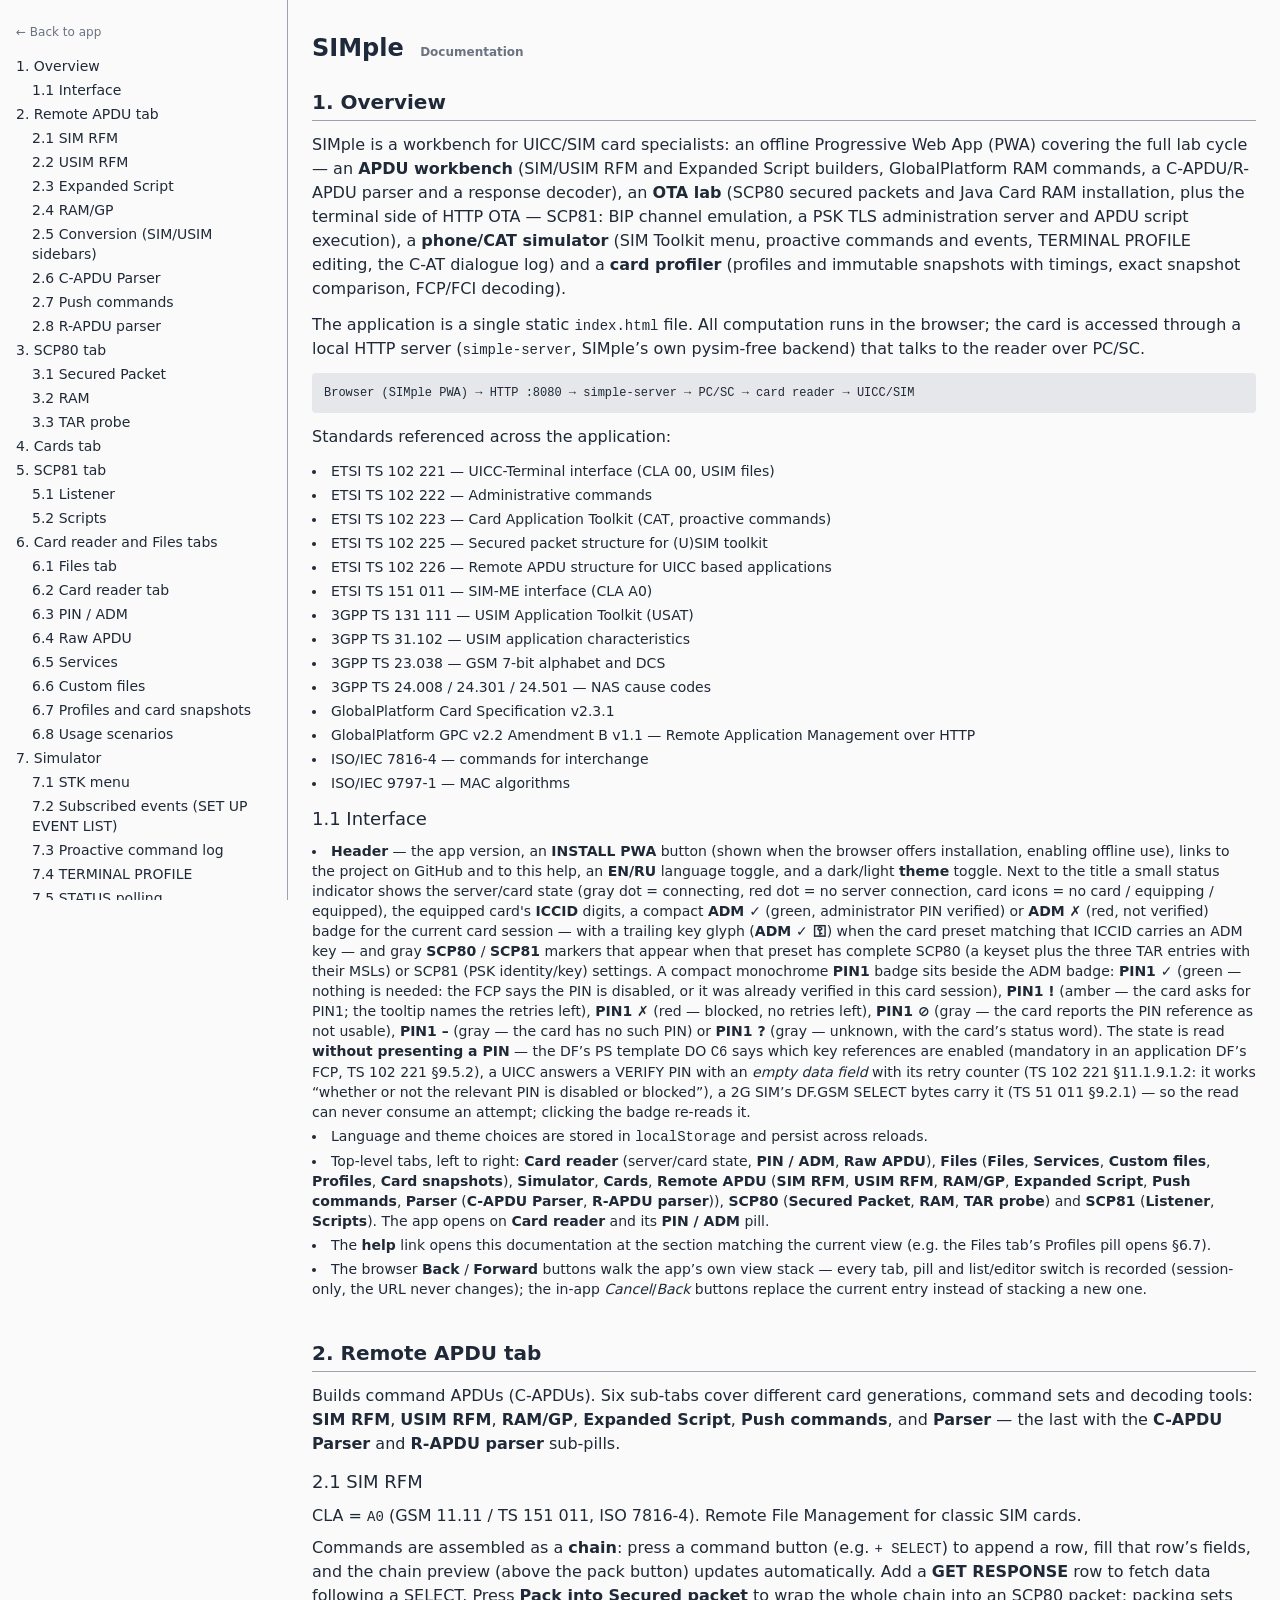
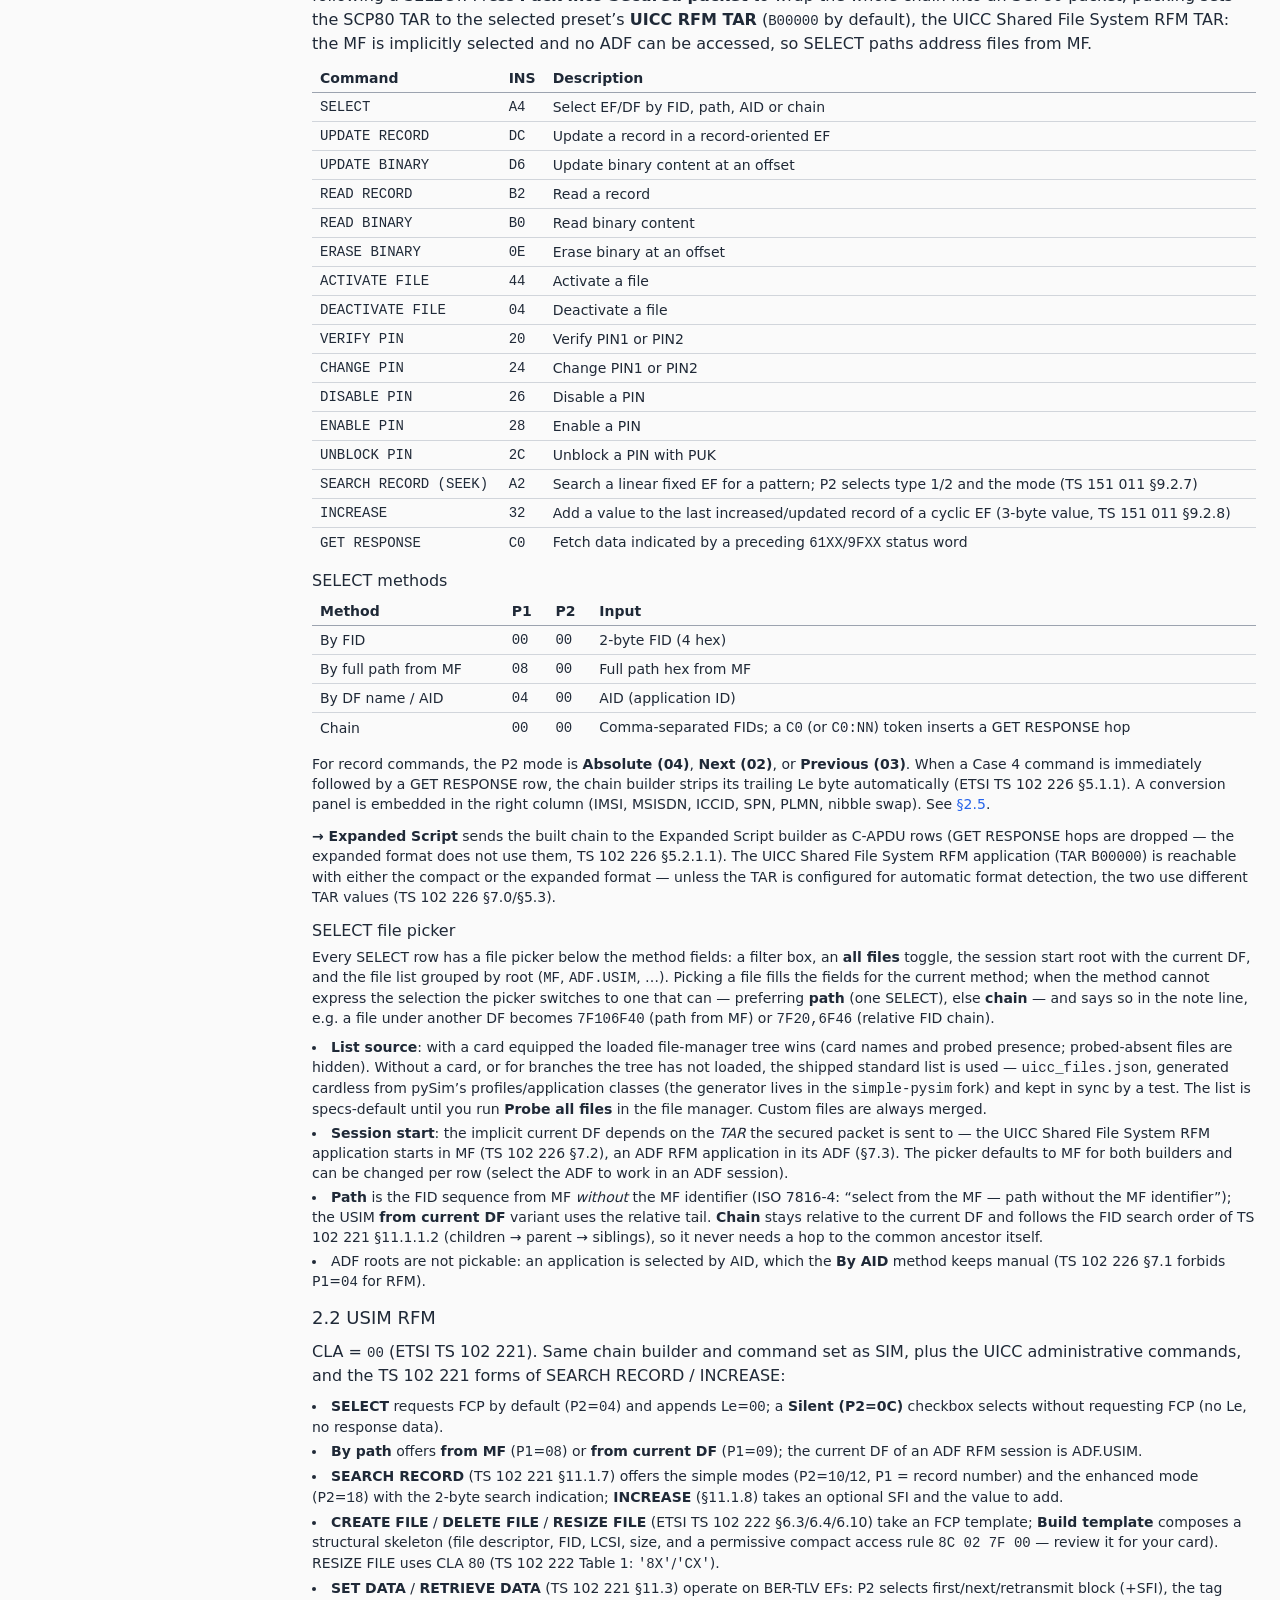
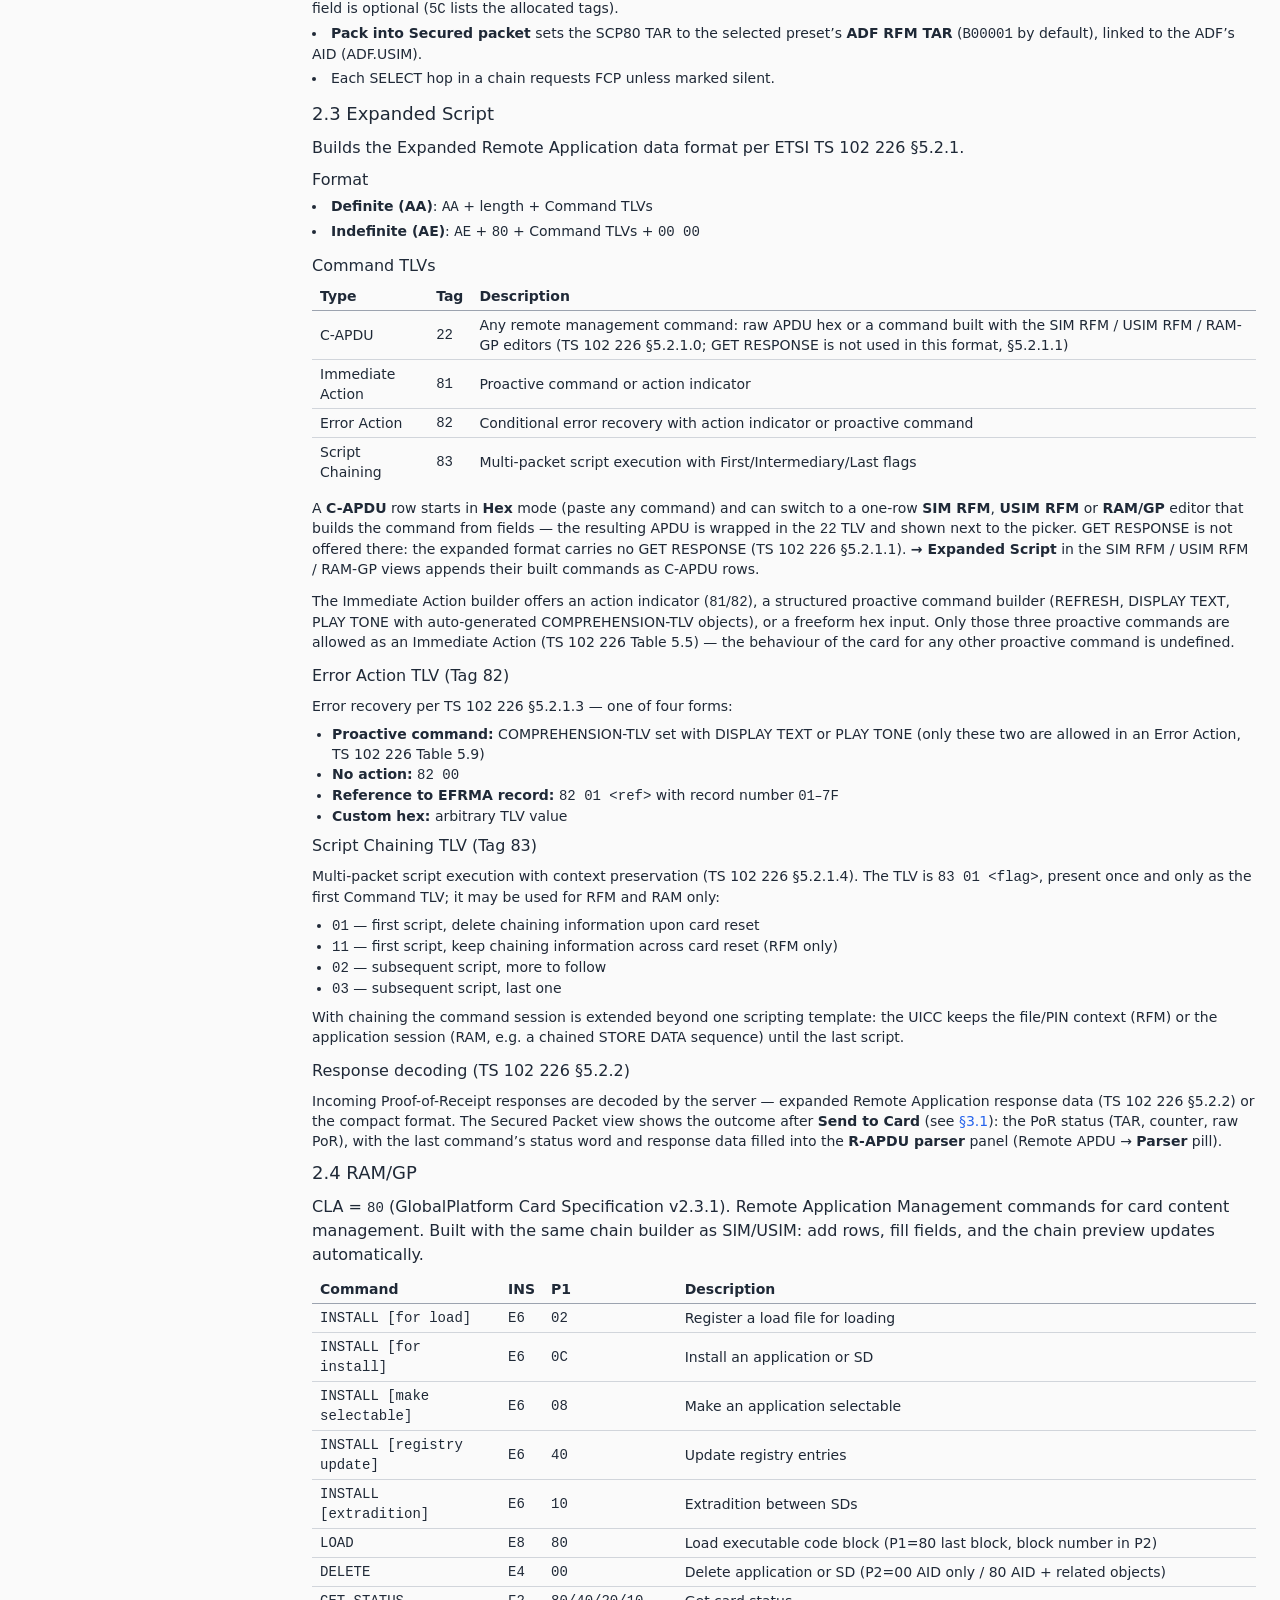
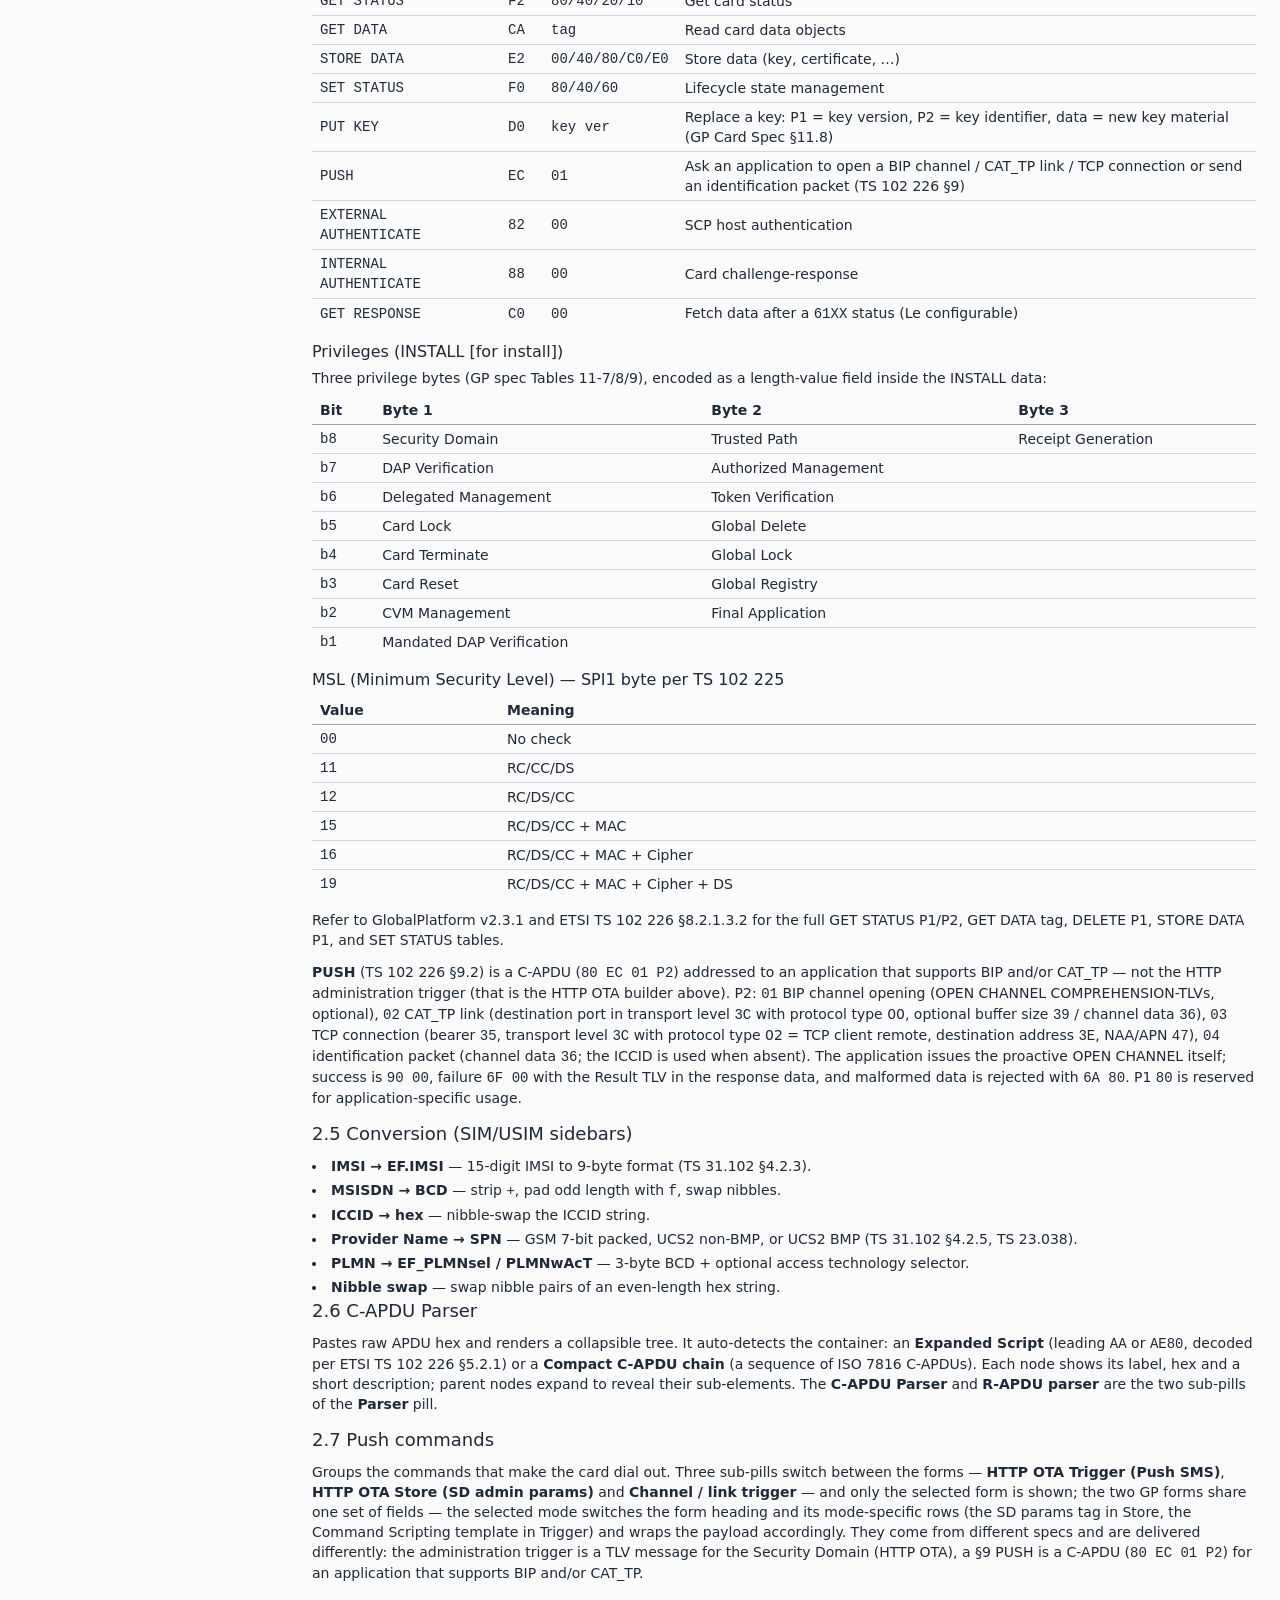
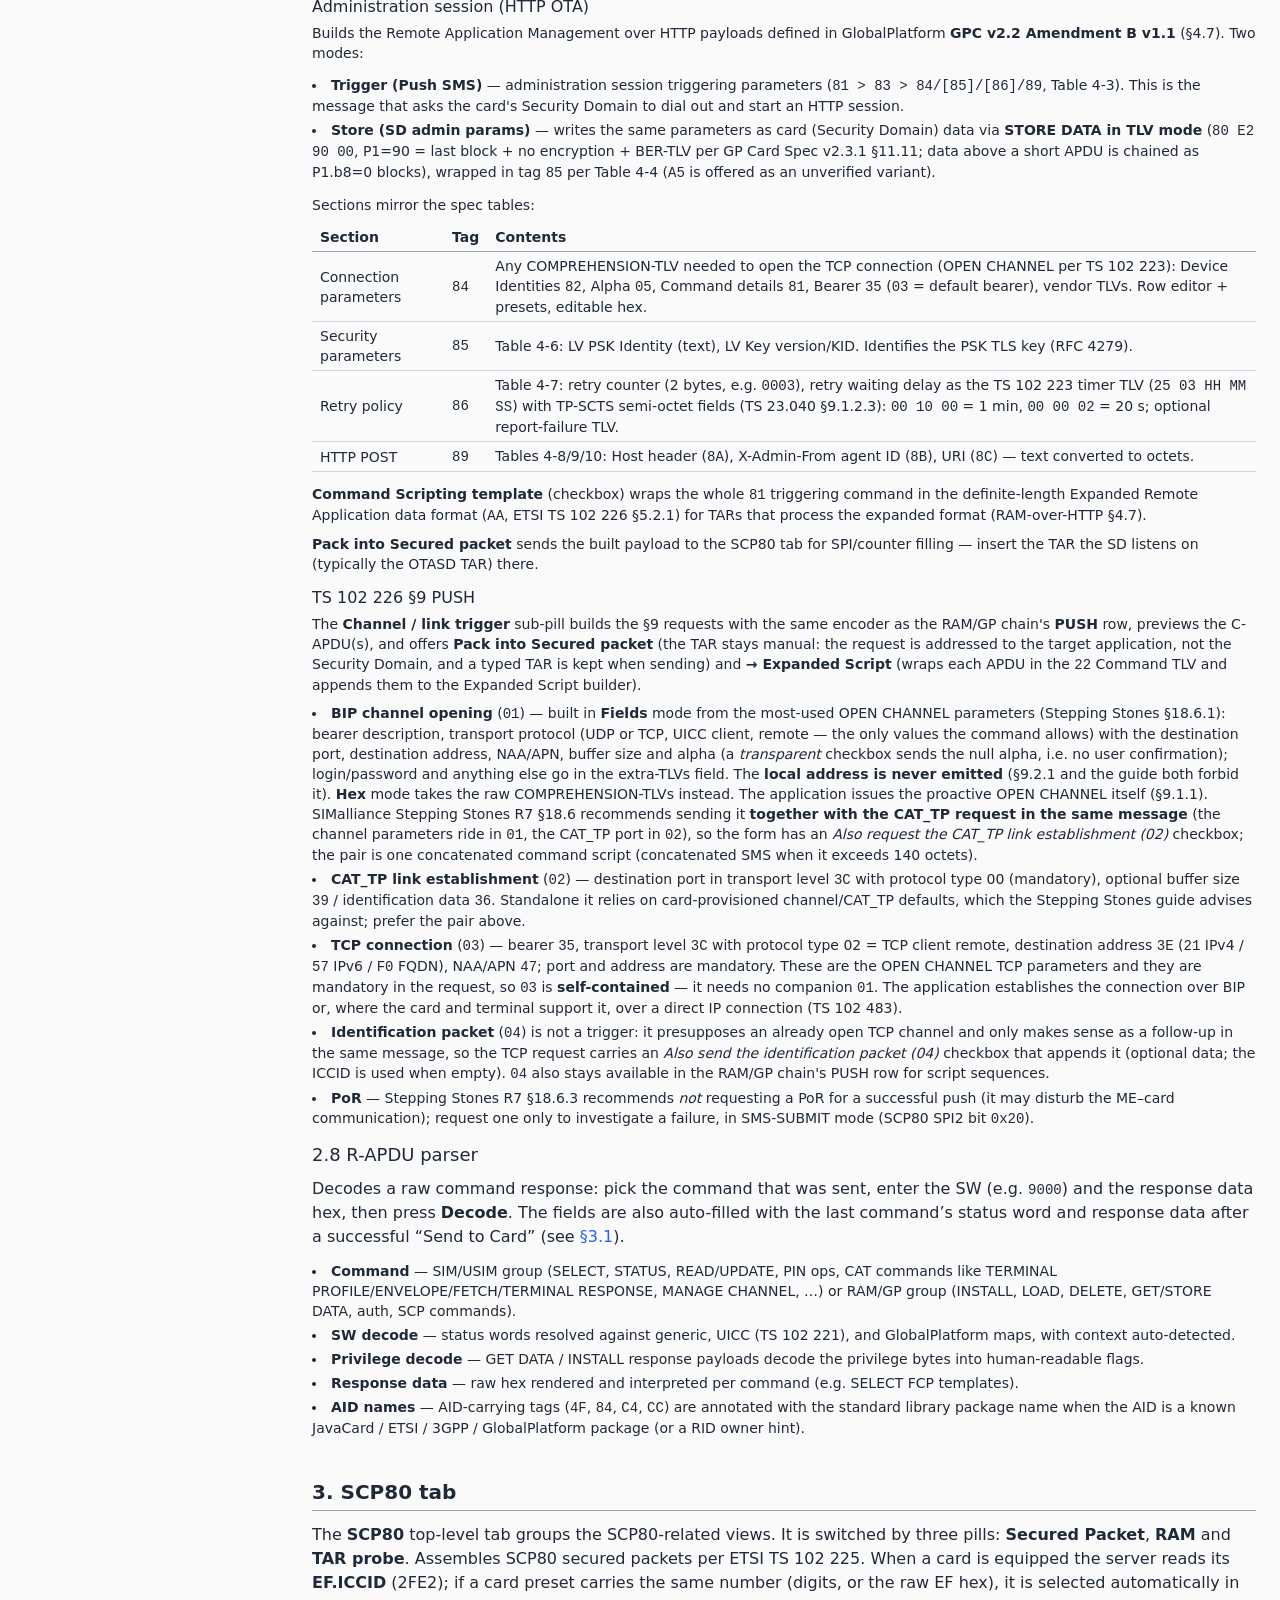
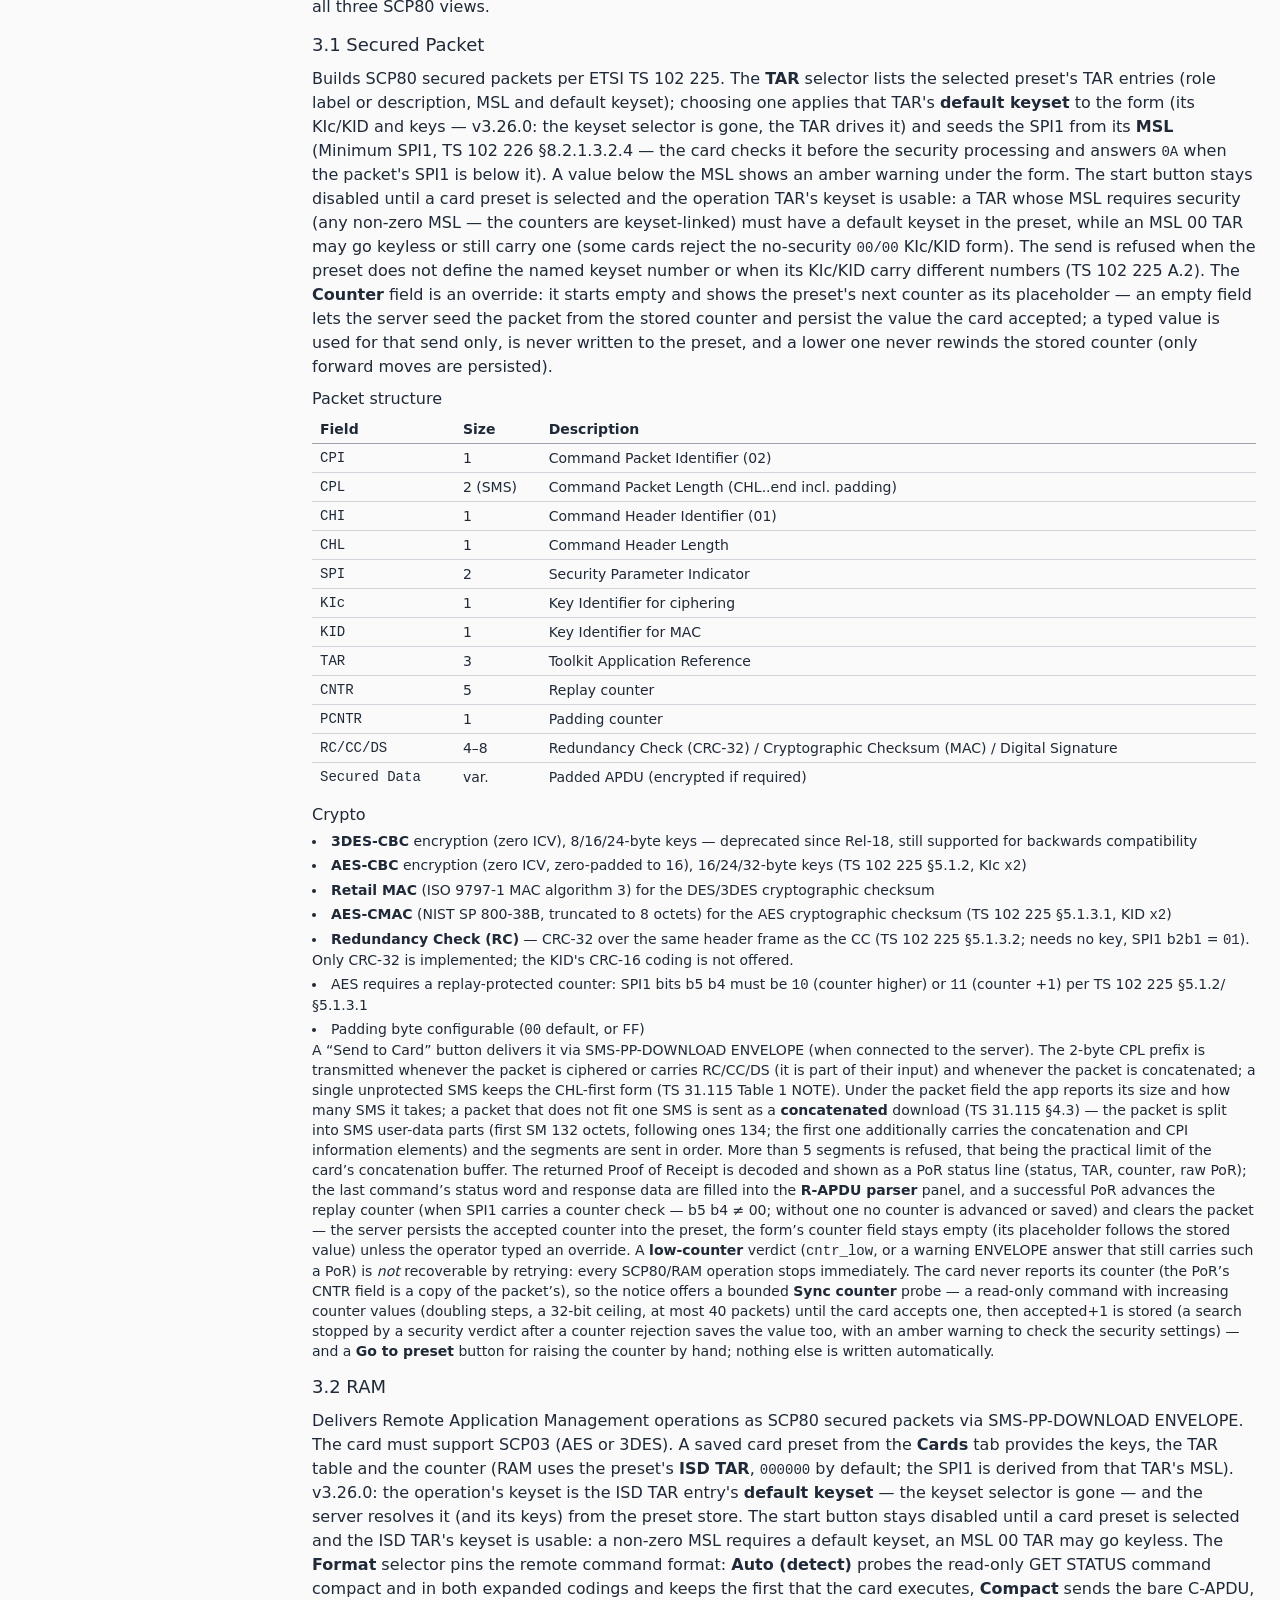
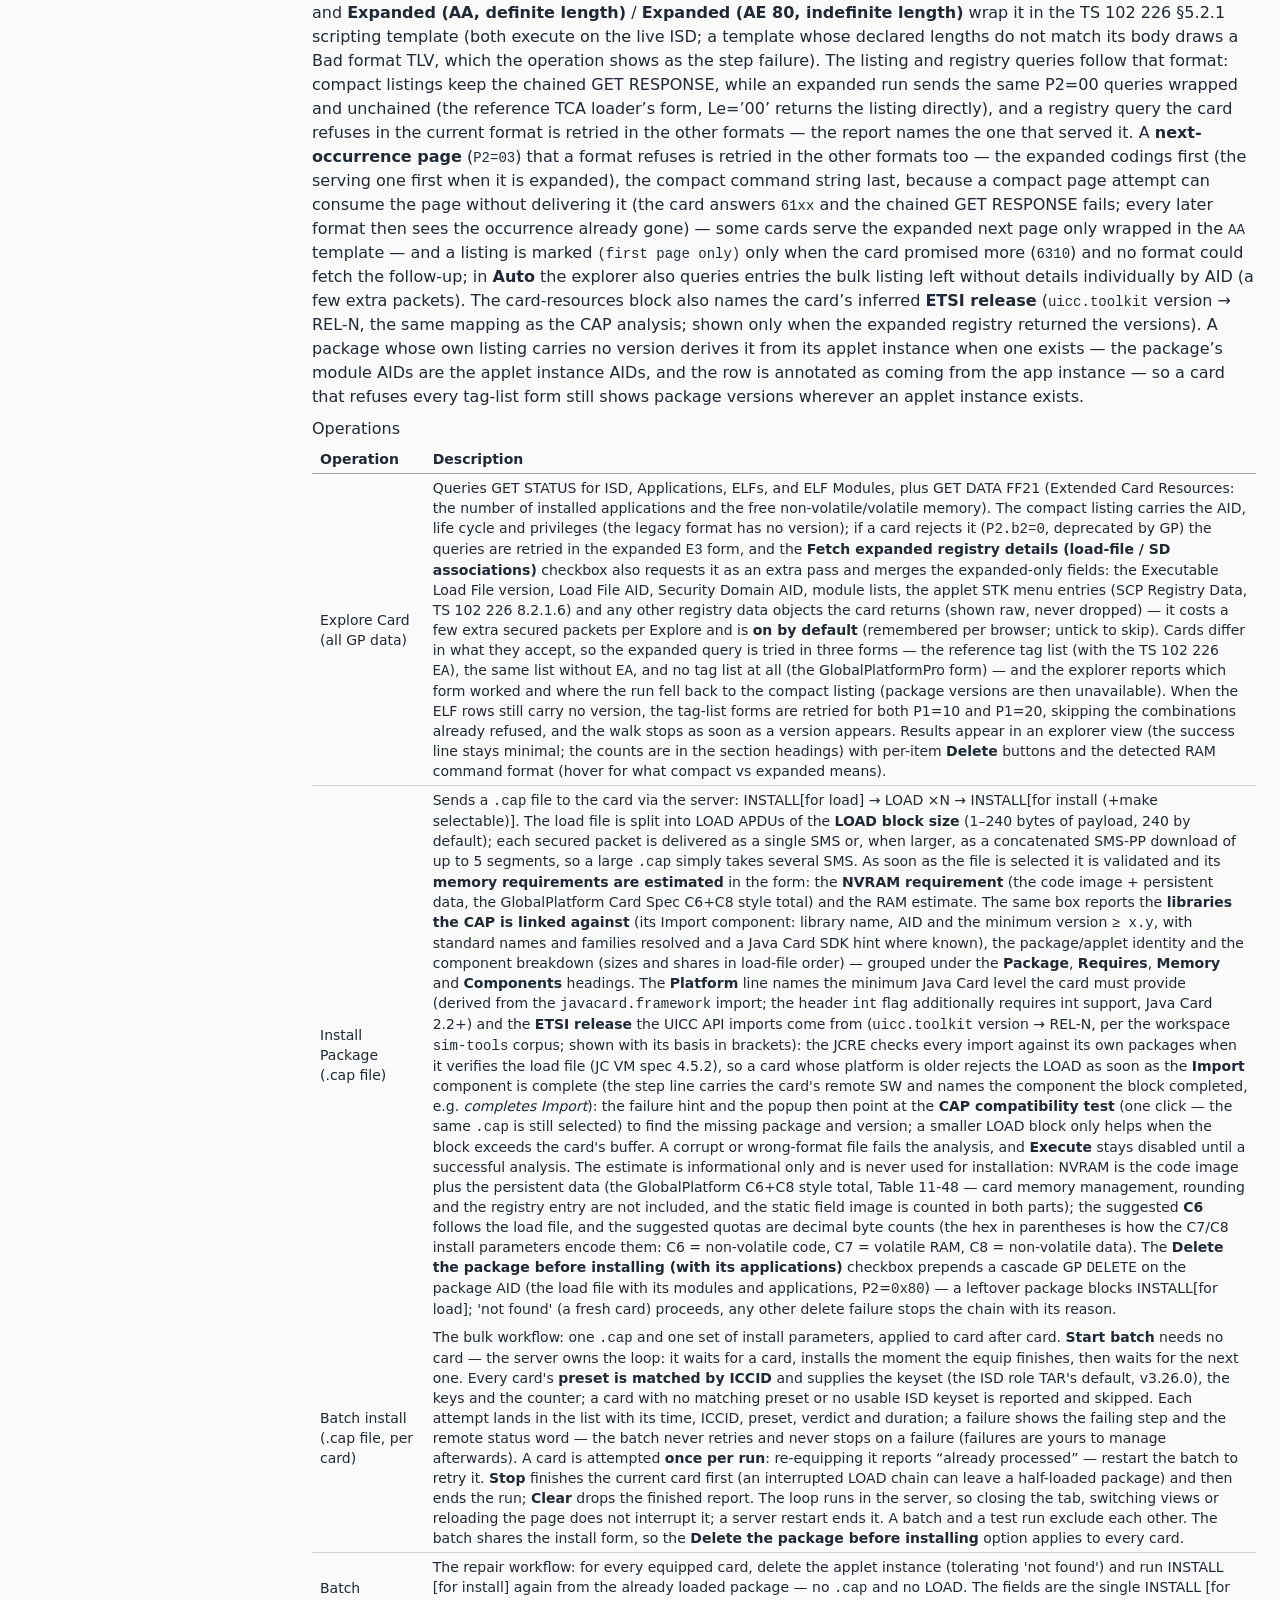
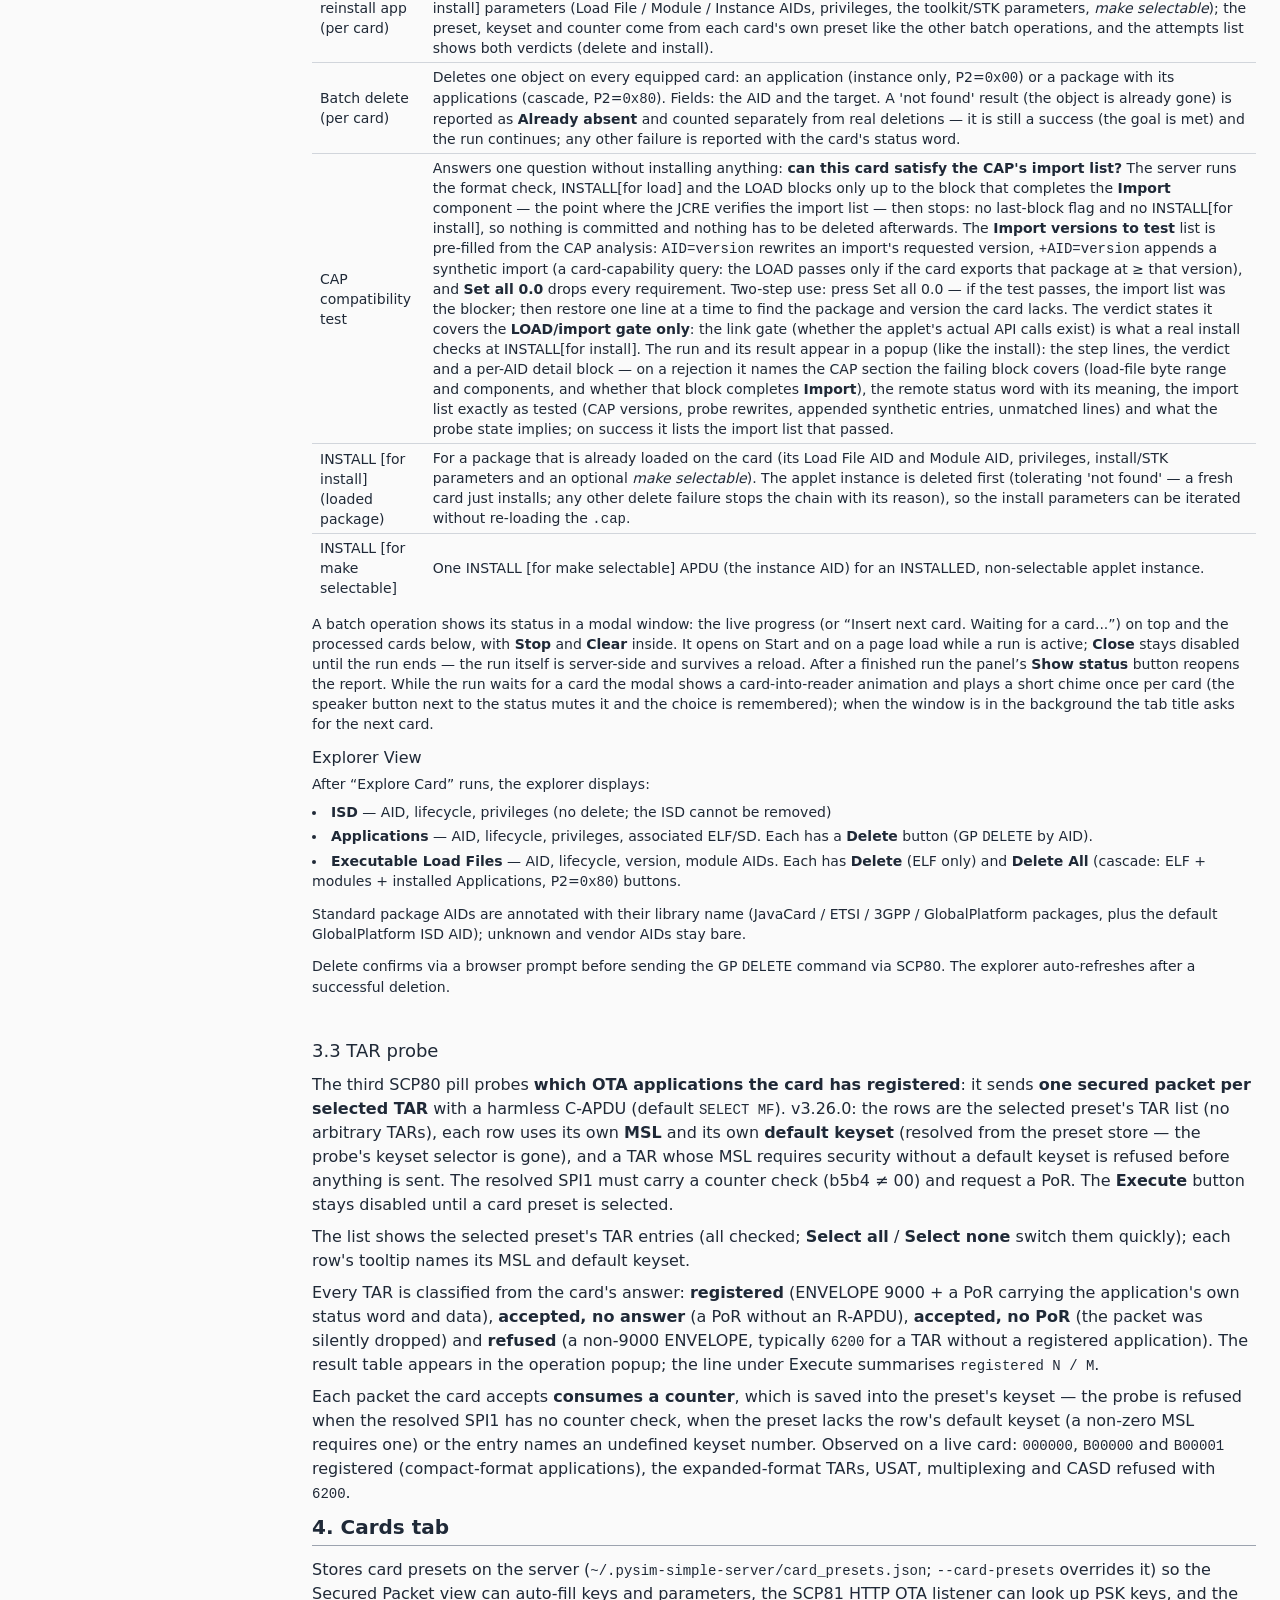
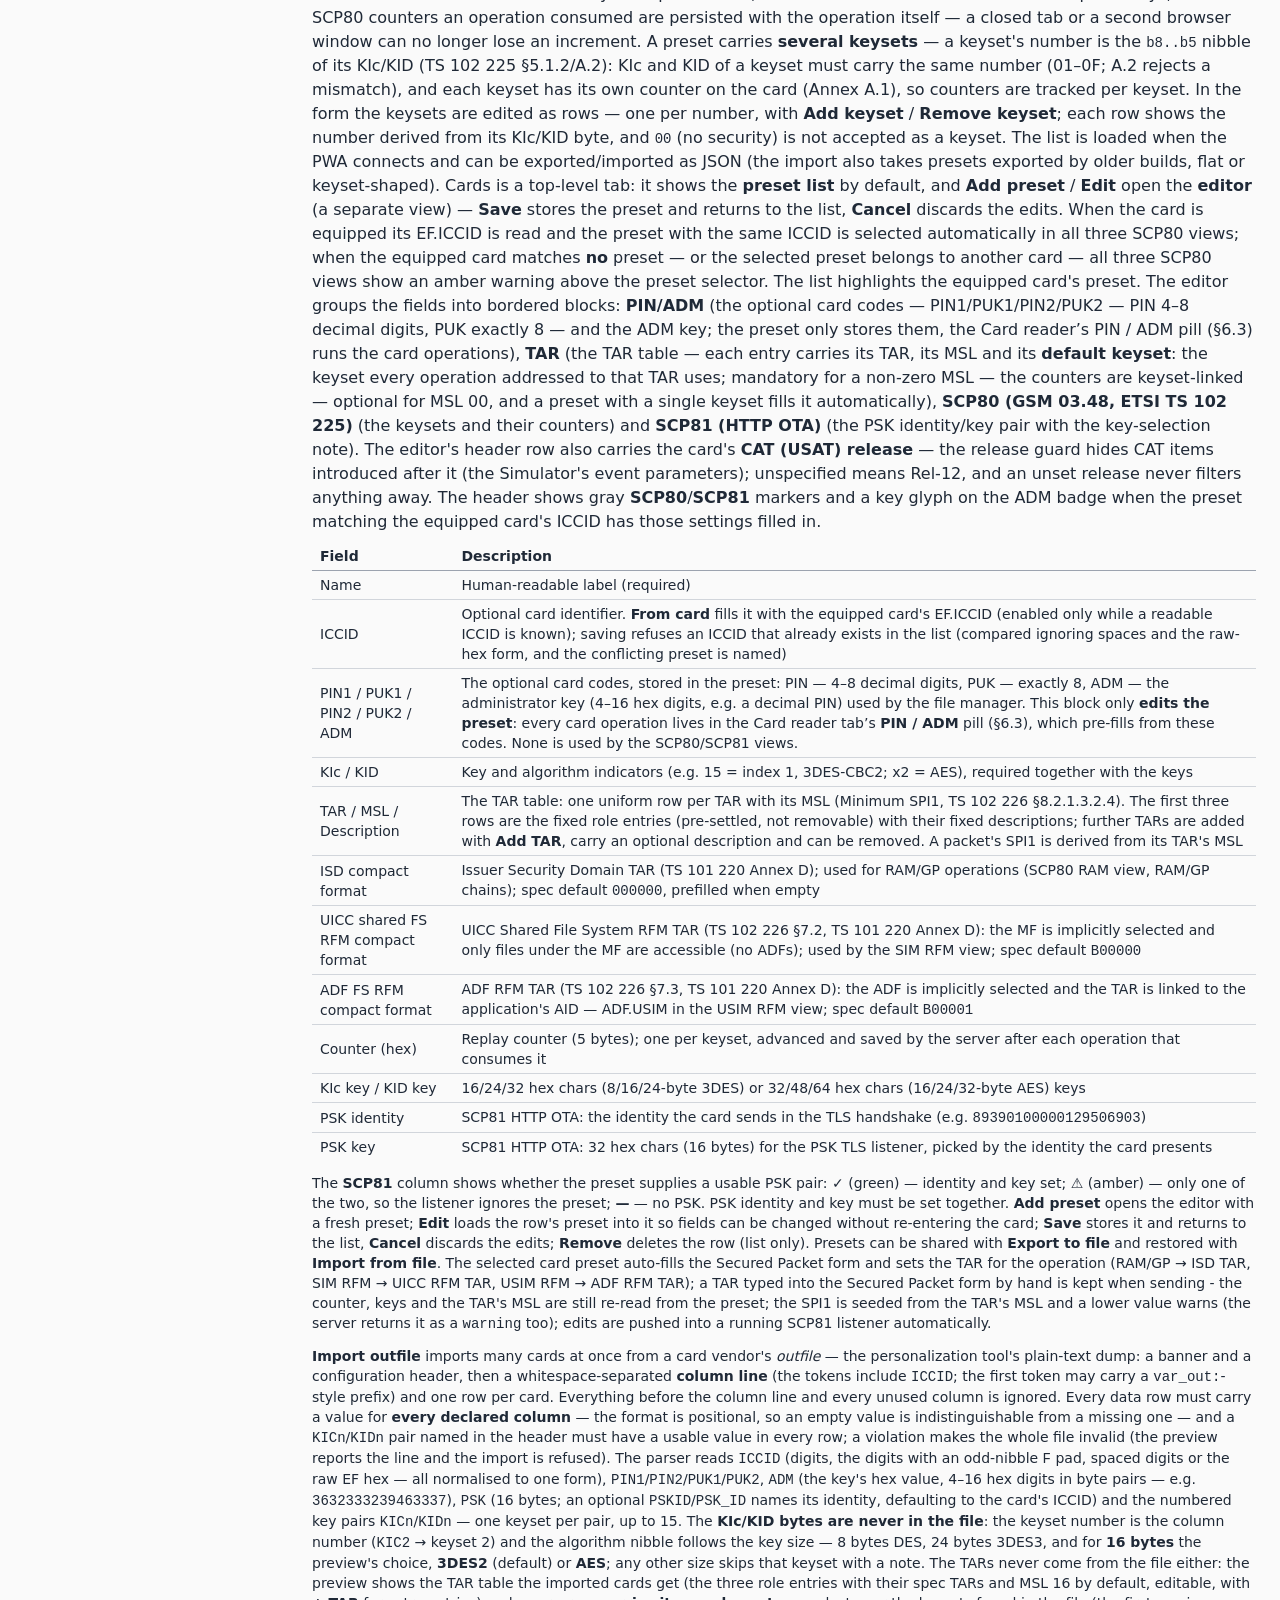
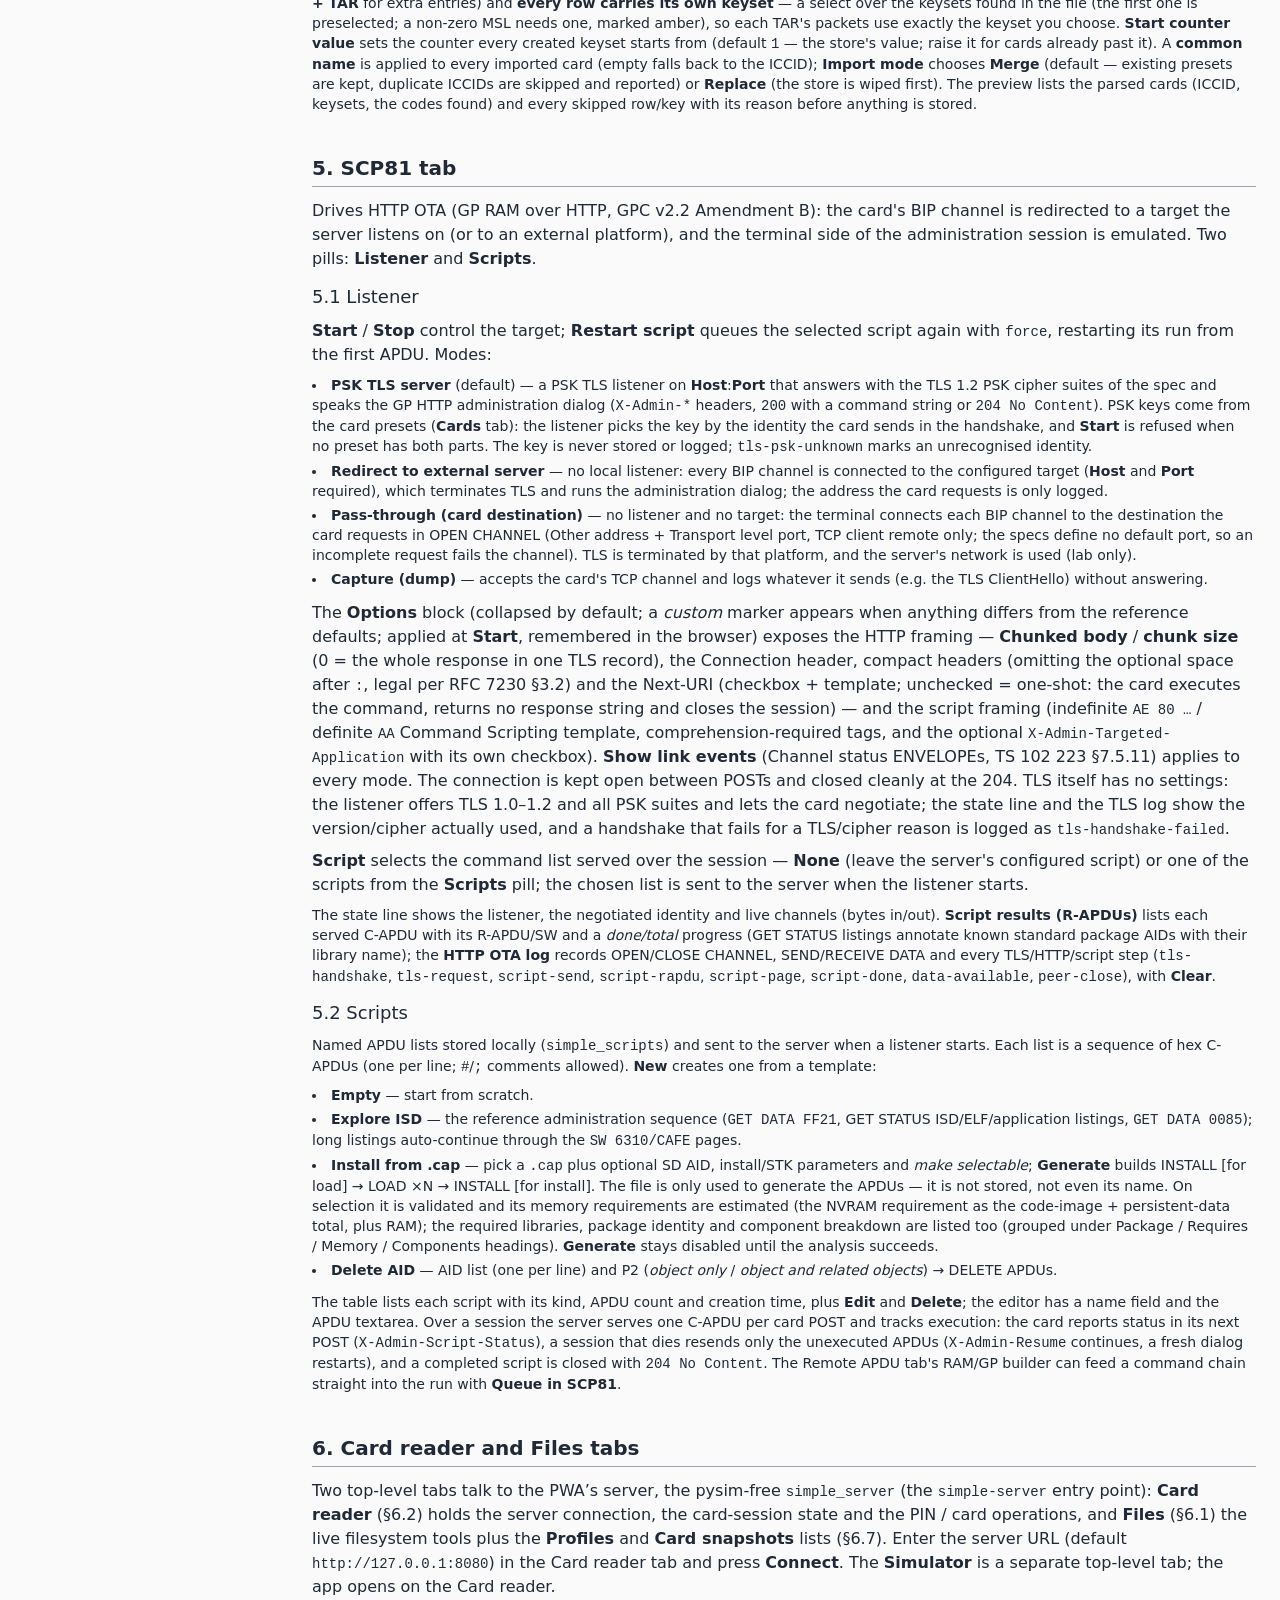
<file: frontend/help.html>
<!DOCTYPE html>
<html lang="en">
<head>
<meta charset="UTF-8">
<meta name="viewport" content="width=device-width, initial-scale=1.0">
<title>SIMple — Help</title>
<link rel="stylesheet" href="style.css">
</head>
<body class="bg-neutral-50 dark:bg-slate-900 text-gray-800 dark:text-slate-200">

<div class="flex">

<aside class="sticky top-0 h-screen overflow-y-auto w-72 shrink-0 border-r border-gray-300 dark:border-slate-700 px-4 py-6">
	<a href="index.html" class="block text-xs text-gray-400 hover:text-gray-600 dark:text-slate-500 dark:hover:text-slate-300 mb-4">&larr; Back to app</a>
	<nav id="toc" class="text-sm"></nav>
</aside>

<main class="flex-1 min-w-0 px-6 py-8">
	<h1 class="text-2xl font-bold text-heading mb-6">SIMple <span class="text-xs text-gray-400 dark:text-slate-500 ml-2">Documentation</span></h1>
<section class="mb-10">
	<h2 id="overview" class="text-xl font-semibold mb-3 border-b border-gray-300 dark:border-slate-700 pb-1">1. Overview</h2>
	<p class="mb-3">SIMple is a workbench for UICC/SIM card specialists: an offline Progressive Web App (PWA) covering the full lab cycle &mdash; an <strong>APDU workbench</strong> (SIM/USIM RFM and Expanded Script builders, GlobalPlatform RAM commands, a C-APDU/R-APDU parser and a response decoder), an <strong>OTA lab</strong> (SCP80 secured packets and Java Card RAM installation, plus the terminal side of HTTP OTA &mdash; SCP81: BIP channel emulation, a PSK TLS administration server and APDU script execution), a <strong>phone/CAT simulator</strong> (SIM Toolkit menu, proactive commands and events, TERMINAL PROFILE editing, the C-AT dialogue log) and a <strong>card profiler</strong> (profiles and immutable snapshots with timings, exact snapshot comparison, FCP/FCI decoding).</p>
	<p class="mb-3">The application is a single static <code class="font-mono text-sm">index.html</code> file. All computation runs in the browser; the card is accessed through a local HTTP server (<code class="font-mono text-sm">simple-server</code>, SIMple&rsquo;s own pysim-free backend) that talks to the reader over PC/SC.</p>
	<pre class="font-mono text-xs bg-gray-100 dark:bg-slate-800 rounded p-3 mb-3">Browser (SIMple PWA) &rarr; HTTP :8080 &rarr; simple-server &rarr; PC/SC &rarr; card reader &rarr; UICC/SIM</pre>
	<p class="mb-3">Standards referenced across the application:</p>
	<ul class="list-disc list-inside text-sm space-y-1 mb-3">
		<li>ETSI TS 102 221 — UICC-Terminal interface (CLA 00, USIM files)</li>
		<li>ETSI TS 102 222 — Administrative commands</li>
		<li>ETSI TS 102 223 — Card Application Toolkit (CAT, proactive commands)</li>
		<li>ETSI TS 102 225 — Secured packet structure for (U)SIM toolkit</li>
		<li>ETSI TS 102 226 — Remote APDU structure for UICC based applications</li>
		<li>ETSI TS 151 011 — SIM-ME interface (CLA A0)</li>
		<li>3GPP TS 131 111 — USIM Application Toolkit (USAT)</li>
		<li>3GPP TS 31.102 — USIM application characteristics</li>
		<li>3GPP TS 23.038 — GSM 7-bit alphabet and DCS</li>
		<li>3GPP TS 24.008 / 24.301 / 24.501 — NAS cause codes</li>
		<li>GlobalPlatform Card Specification v2.3.1</li>
		<li>GlobalPlatform GPC v2.2 Amendment B v1.1 — Remote Application Management over HTTP</li>
		<li>ISO/IEC 7816-4 — commands for interchange</li>
		<li>ISO/IEC 9797-1 — MAC algorithms</li>
	</ul>

	<h3 id="interface" class="text-lg font-medium mb-2">1.1 Interface</h3>
	<ul class="list-disc list-inside text-sm space-y-1 mb-3">
		<li><strong>Header</strong> — the app version, an <strong>INSTALL PWA</strong> button (shown when the browser offers installation, enabling offline use), links to the project on GitHub and to this help, an <strong>EN/RU</strong> language toggle, and a dark/light <strong>theme</strong> toggle. Next to the title a small status indicator shows the server/card state (gray dot = connecting, red dot = no server connection, card icons = no card / equipping / equipped), the equipped card's <strong>ICCID</strong> digits, a compact <strong>ADM ✓</strong> (green, administrator PIN verified) or <strong>ADM ✗</strong> (red, not verified) badge for the current card session — with a trailing key glyph (<strong>ADM ✓ ⚿</strong>) when the card preset matching that ICCID carries an ADM key — and gray <strong>SCP80</strong> / <strong>SCP81</strong> markers that appear when that preset has complete SCP80 (a keyset plus the three TAR entries with their MSLs) or SCP81 (PSK identity/key) settings. A compact monochrome <strong>PIN1</strong> badge sits beside the ADM badge: <strong>PIN1 ✓</strong> (green &mdash; nothing is needed: the FCP says the PIN is disabled, or it was already verified in this card session), <strong>PIN1 !</strong> (amber &mdash; the card asks for PIN1; the tooltip names the retries left), <strong>PIN1 ✗</strong> (red &mdash; blocked, no retries left), <strong>PIN1 ⊘</strong> (gray &mdash; the card reports the PIN reference as not usable), <strong>PIN1 –</strong> (gray &mdash; the card has no such PIN) or <strong>PIN1 ?</strong> (gray &mdash; unknown, with the card&rsquo;s status word). The state is read <strong>without presenting a PIN</strong> &mdash; the DF&rsquo;s PS template DO <code class="font-mono text-sm">C6</code> says which key references are enabled (mandatory in an application DF&rsquo;s FCP, TS 102 221 &sect;9.5.2), a UICC answers a VERIFY PIN with an <em>empty data field</em> with its retry counter (TS 102 221 &sect;11.1.9.1.2: it works &ldquo;whether or not the relevant PIN is disabled or blocked&rdquo;), a 2G SIM&rsquo;s DF.GSM SELECT bytes carry it (TS 51 011 &sect;9.2.1) &mdash; so the read can never consume an attempt; clicking the badge re-reads it.</li>
		<li>Language and theme choices are stored in <code class="font-mono text-sm">localStorage</code> and persist across reloads.</li>
		<li>Top-level tabs, left to right: <strong>Card reader</strong> (server/card state, <strong>PIN / ADM</strong>, <strong>Raw APDU</strong>), <strong>Files</strong> (<strong>Files</strong>, <strong>Services</strong>, <strong>Custom files</strong>, <strong>Profiles</strong>, <strong>Card snapshots</strong>), <strong>Simulator</strong>, <strong>Cards</strong>, <strong>Remote APDU</strong> (<strong>SIM RFM</strong>, <strong>USIM RFM</strong>, <strong>RAM/GP</strong>, <strong>Expanded Script</strong>, <strong>Push commands</strong>, <strong>Parser</strong> (<strong>C-APDU Parser</strong>, <strong>R-APDU parser</strong>)), <strong>SCP80</strong> (<strong>Secured Packet</strong>, <strong>RAM</strong>, <strong>TAR probe</strong>) and <strong>SCP81</strong> (<strong>Listener</strong>, <strong>Scripts</strong>). The app opens on <strong>Card reader</strong> and its <strong>PIN / ADM</strong> pill.</li>
		<li>The <strong>help</strong> link opens this documentation at the section matching the current view (e.g. the Files tab&rsquo;s Profiles pill opens &sect;6.7).</li>
		<li>The browser <strong>Back</strong> / <strong>Forward</strong> buttons walk the app&rsquo;s own view stack &mdash; every tab, pill and list/editor switch is recorded (session-only, the URL never changes); the in-app <em>Cancel</em>/<em>Back</em> buttons replace the current entry instead of stacking a new one.</li>
	</ul>


</section>
<section class="mb-10">
	<h2 id="c-apdu" class="text-xl font-semibold mb-3 border-b border-gray-300 dark:border-slate-700 pb-1">2. Remote APDU tab</h2>
	<p class="mb-3">Builds command APDUs (C-APDUs). Six sub-tabs cover different card generations, command sets and decoding tools: <strong>SIM RFM</strong>, <strong>USIM RFM</strong>, <strong>RAM/GP</strong>, <strong>Expanded Script</strong>, <strong>Push commands</strong>, and <strong>Parser</strong> &mdash; the last with the <strong>C-APDU Parser</strong> and <strong>R-APDU parser</strong> sub-pills.</p>

	<h3 id="sim-rfm" class="text-lg font-medium mb-2">2.1 SIM RFM</h3>
	<p class="mb-2">CLA = <code class="font-mono text-sm">A0</code> (GSM 11.11 / TS 151 011, ISO 7816-4). Remote File Management for classic SIM cards.</p>
	<p class="mb-2">Commands are assembled as a <strong>chain</strong>: press a command button (e.g. <code class="font-mono text-sm">+&nbsp;SELECT</code>) to append a row, fill that row&rsquo;s fields, and the chain preview (above the pack button) updates automatically. Add a <strong>GET RESPONSE</strong> row to fetch data following a SELECT. Press <strong>Pack into Secured packet</strong> to wrap the whole chain into an SCP80 packet; packing sets the SCP80 TAR to the selected preset&rsquo;s <strong>UICC RFM TAR</strong> (<code class="font-mono text-sm">B00000</code> by default), the UICC Shared File System RFM TAR: the MF is implicitly selected and no ADF can be accessed, so SELECT paths address files from MF.</p>
	<table class="w-full text-sm mb-3 border-collapse">
		<thead><tr class="border-b border-gray-300 dark:border-slate-700">
			<th class="text-left py-1 px-2">Command</th><th class="text-left py-1 px-2">INS</th><th class="text-left py-1 px-2">Description</th>
		</tr></thead>
		<tbody>
			<tr class="border-b border-gray-200 dark:border-slate-700"><td class="py-1 px-2 font-mono">SELECT</td><td class="py-1 px-2 font-mono">A4</td><td class="py-1 px-2">Select EF/DF by FID, path, AID or chain</td></tr>
			<tr class="border-b border-gray-200 dark:border-slate-700"><td class="py-1 px-2 font-mono">UPDATE RECORD</td><td class="py-1 px-2 font-mono">DC</td><td class="py-1 px-2">Update a record in a record-oriented EF</td></tr>
			<tr class="border-b border-gray-200 dark:border-slate-700"><td class="py-1 px-2 font-mono">UPDATE BINARY</td><td class="py-1 px-2 font-mono">D6</td><td class="py-1 px-2">Update binary content at an offset</td></tr>
			<tr class="border-b border-gray-200 dark:border-slate-700"><td class="py-1 px-2 font-mono">READ RECORD</td><td class="py-1 px-2 font-mono">B2</td><td class="py-1 px-2">Read a record</td></tr>
			<tr class="border-b border-gray-200 dark:border-slate-700"><td class="py-1 px-2 font-mono">READ BINARY</td><td class="py-1 px-2 font-mono">B0</td><td class="py-1 px-2">Read binary content</td></tr>
			<tr class="border-b border-gray-200 dark:border-slate-700"><td class="py-1 px-2 font-mono">ERASE BINARY</td><td class="py-1 px-2 font-mono">0E</td><td class="py-1 px-2">Erase binary at an offset</td></tr>
			<tr class="border-b border-gray-200 dark:border-slate-700"><td class="py-1 px-2 font-mono">ACTIVATE FILE</td><td class="py-1 px-2 font-mono">44</td><td class="py-1 px-2">Activate a file</td></tr>
			<tr class="border-b border-gray-200 dark:border-slate-700"><td class="py-1 px-2 font-mono">DEACTIVATE FILE</td><td class="py-1 px-2 font-mono">04</td><td class="py-1 px-2">Deactivate a file</td></tr>
			<tr class="border-b border-gray-200 dark:border-slate-700"><td class="py-1 px-2 font-mono">VERIFY PIN</td><td class="py-1 px-2 font-mono">20</td><td class="py-1 px-2">Verify PIN1 or PIN2</td></tr>
			<tr class="border-b border-gray-200 dark:border-slate-700"><td class="py-1 px-2 font-mono">CHANGE PIN</td><td class="py-1 px-2 font-mono">24</td><td class="py-1 px-2">Change PIN1 or PIN2</td></tr>
			<tr class="border-b border-gray-200 dark:border-slate-700"><td class="py-1 px-2 font-mono">DISABLE PIN</td><td class="py-1 px-2 font-mono">26</td><td class="py-1 px-2">Disable a PIN</td></tr>
			<tr class="border-b border-gray-200 dark:border-slate-700"><td class="py-1 px-2 font-mono">ENABLE PIN</td><td class="py-1 px-2 font-mono">28</td><td class="py-1 px-2">Enable a PIN</td></tr>
			<tr class="border-b border-gray-200 dark:border-slate-700"><td class="py-1 px-2 font-mono">UNBLOCK PIN</td><td class="py-1 px-2 font-mono">2C</td><td class="py-1 px-2">Unblock a PIN with PUK</td></tr>
			<tr class="border-b border-gray-200 dark:border-slate-700"><td class="py-1 px-2 font-mono">SEARCH RECORD (SEEK)</td><td class="py-1 px-2 font-mono">A2</td><td class="py-1 px-2">Search a linear fixed EF for a pattern; P2 selects type 1/2 and the mode (TS 151 011 &sect;9.2.7)</td></tr>
			<tr class="border-b border-gray-200 dark:border-slate-700"><td class="py-1 px-2 font-mono">INCREASE</td><td class="py-1 px-2 font-mono">32</td><td class="py-1 px-2">Add a value to the last increased/updated record of a cyclic EF (3-byte value, TS 151 011 &sect;9.2.8)</td></tr>
			<tr><td class="py-1 px-2 font-mono">GET RESPONSE</td><td class="py-1 px-2 font-mono">C0</td><td class="py-1 px-2">Fetch data indicated by a preceding <code class="font-mono text-sm">61XX</code>/<code class="font-mono text-sm">9FXX</code> status word</td></tr>
		</tbody>
	</table>
	<h4 id="sim-select-methods" class="font-medium mb-1">SELECT methods</h4>
	<table class="w-full text-sm mb-3 border-collapse">
		<thead><tr class="border-b border-gray-300 dark:border-slate-700">
			<th class="text-left py-1 px-2">Method</th><th class="text-left py-1 px-2">P1</th><th class="text-left py-1 px-2">P2</th><th class="text-left py-1 px-2">Input</th>
		</tr></thead>
		<tbody>
			<tr class="border-b border-gray-200 dark:border-slate-700"><td class="py-1 px-2">By FID</td><td class="py-1 px-2 font-mono">00</td><td class="py-1 px-2 font-mono">00</td><td class="py-1 px-2">2-byte FID (4 hex)</td></tr>
			<tr class="border-b border-gray-200 dark:border-slate-700"><td class="py-1 px-2">By full path from MF</td><td class="py-1 px-2 font-mono">08</td><td class="py-1 px-2 font-mono">00</td><td class="py-1 px-2">Full path hex from MF</td></tr>
			<tr class="border-b border-gray-200 dark:border-slate-700"><td class="py-1 px-2">By DF name / AID</td><td class="py-1 px-2 font-mono">04</td><td class="py-1 px-2 font-mono">00</td><td class="py-1 px-2">AID (application ID)</td></tr>
			<tr><td class="py-1 px-2">Chain</td><td class="py-1 px-2 font-mono">00</td><td class="py-1 px-2 font-mono">00</td><td class="py-1 px-2">Comma-separated FIDs; a <code class="font-mono text-sm">C0</code> (or <code class="font-mono text-sm">C0:NN</code>) token inserts a GET RESPONSE hop</td></tr>
		</tbody>
	</table>
	<p class="text-sm mb-3">For record commands, the P2 mode is <strong>Absolute (04)</strong>, <strong>Next (02)</strong>, or <strong>Previous (03)</strong>. When a Case&nbsp;4 command is immediately followed by a GET RESPONSE row, the chain builder strips its trailing Le byte automatically (ETSI TS 102 226 &sect;5.1.1). A conversion panel is embedded in the right column (IMSI, MSISDN, ICCID, SPN, PLMN, nibble swap). See <a href="#conversion" class="text-blue-600 dark:text-blue-400 hover:underline">&sect;2.5</a>.</p>
	<p class="text-sm mb-3"><strong>&rarr; Expanded Script</strong> sends the built chain to the Expanded Script builder as C-APDU rows (GET RESPONSE hops are dropped &mdash; the expanded format does not use them, TS 102 226 &sect;5.2.1.1). The UICC Shared File System RFM application (TAR <code class="font-mono text-sm">B00000</code>) is reachable with either the compact or the expanded format &mdash; unless the TAR is configured for automatic format detection, the two use different TAR values (TS 102 226 &sect;7.0/&sect;5.3).</p>

	<h4 id="rfm-file-picker" class="font-medium mb-1">SELECT file picker</h4>
	<p class="text-sm mb-2">Every SELECT row has a file picker below the method fields: a filter box, an <strong>all files</strong> toggle, the session start root with the current DF, and the file list grouped by root (<code class="font-mono text-sm">MF</code>, <code class="font-mono text-sm">ADF.USIM</code>, &hellip;). Picking a file fills the fields for the current method; when the method cannot express the selection the picker switches to one that can &mdash; preferring <strong>path</strong> (one SELECT), else <strong>chain</strong> &mdash; and says so in the note line, e.g. a file under another DF becomes <code class="font-mono text-sm">7F106F40</code> (path from MF) or <code class="font-mono text-sm">7F20,6F46</code> (relative FID chain).</p>
	<ul class="list-disc list-inside text-sm space-y-1 mb-3">
		<li><strong>List source</strong>: with a card equipped the loaded file-manager tree wins (card names and probed presence; probed-absent files are hidden). Without a card, or for branches the tree has not loaded, the shipped standard list is used &mdash; <code class="font-mono text-sm">uicc_files.json</code>, generated cardless from pySim&rsquo;s profiles/application classes (the generator lives in the <code class="font-mono text-sm">simple-pysim</code> fork) and kept in sync by a test. The list is specs-default until you run <strong>Probe all files</strong> in the file manager. Custom files are always merged.</li>
		<li><strong>Session start</strong>: the implicit current DF depends on the <em>TAR</em> the secured packet is sent to &mdash; the UICC Shared File System RFM application starts in MF (TS 102 226 &sect;7.2), an ADF RFM application in its ADF (&sect;7.3). The picker defaults to MF for both builders and can be changed per row (select the ADF to work in an ADF session).</li>
		<li><strong>Path</strong> is the FID sequence from MF <em>without</em> the MF identifier (ISO 7816-4: &ldquo;select from the MF &mdash; path without the MF identifier&rdquo;); the USIM <strong>from current DF</strong> variant uses the relative tail. <strong>Chain</strong> stays relative to the current DF and follows the FID search order of TS 102 221 &sect;11.1.1.2 (children &rarr; parent &rarr; siblings), so it never needs a hop to the common ancestor itself.</li>
		<li>ADF roots are not pickable: an application is selected by AID, which the <strong>By AID</strong> method keeps manual (TS 102 226 &sect;7.1 forbids P1=<code class="font-mono text-sm">04</code> for RFM).</li>
	</ul>

	<h3 id="usim-rfm" class="text-lg font-medium mb-2">2.2 USIM RFM</h3>
	<p class="mb-2">CLA = <code class="font-mono text-sm">00</code> (ETSI TS 102 221). Same chain builder and command set as SIM, plus the UICC administrative commands, and the TS 102 221 forms of SEARCH RECORD / INCREASE:</p>
	<ul class="list-disc list-inside text-sm space-y-1 mb-3">
		<li><strong>SELECT</strong> requests FCP by default (P2=<code class="font-mono text-sm">04</code>) and appends Le=<code class="font-mono text-sm">00</code>; a <strong>Silent (P2=0C)</strong> checkbox selects without requesting FCP (no Le, no response data).</li>
		<li><strong>By path</strong> offers <strong>from MF</strong> (P1=<code class="font-mono text-sm">08</code>) or <strong>from current DF</strong> (P1=<code class="font-mono text-sm">09</code>); the current DF of an ADF RFM session is ADF.USIM.</li>
		<li><strong>SEARCH RECORD</strong> (TS 102 221 &sect;11.1.7) offers the simple modes (P2=<code class="font-mono text-sm">10</code>/<code class="font-mono text-sm">12</code>, P1 = record number) and the enhanced mode (P2=<code class="font-mono text-sm">18</code>) with the 2-byte search indication; <strong>INCREASE</strong> (&sect;11.1.8) takes an optional SFI and the value to add.</li>
		<li><strong>CREATE FILE</strong> / <strong>DELETE FILE</strong> / <strong>RESIZE FILE</strong> (ETSI TS 102 222 &sect;6.3/6.4/6.10) take an FCP template; <strong>Build template</strong> composes a structural skeleton (file descriptor, FID, LCSI, size, and a permissive compact access rule <code class="font-mono text-sm">8C 02 7F 00</code> &mdash; review it for your card). RESIZE FILE uses CLA <code class="font-mono text-sm">80</code> (TS 102 222 Table 1: <code class="font-mono text-sm">'8X'</code>/<code class="font-mono text-sm">'CX'</code>).</li>
		<li><strong>SET DATA</strong> / <strong>RETRIEVE DATA</strong> (TS 102 221 &sect;11.3) operate on BER-TLV EFs: P2 selects first/next/retransmit block (+SFI), the tag field is optional (<code class="font-mono text-sm">5C</code> lists the allocated tags).</li>
		<li><strong>Pack into Secured packet</strong> sets the SCP80 TAR to the selected preset&rsquo;s <strong>ADF RFM TAR</strong> (<code class="font-mono text-sm">B00001</code> by default), linked to the ADF&rsquo;s AID (ADF.USIM).</li>
		<li>Each SELECT hop in a chain requests FCP unless marked silent.</li>
	</ul>

	<h3 id="ber-tlv" class="text-lg font-medium mb-2">2.3 Expanded Script</h3>
	<p class="mb-2">Builds the Expanded Remote Application data format per ETSI TS 102 226 &sect;5.2.1.</p>
	<h4 id="ber-format" class="font-medium mb-1">Format</h4>
	<ul class="list-disc list-inside text-sm space-y-1 mb-3">
		<li><strong>Definite (AA)</strong>: <code class="font-mono text-sm">AA</code> + length + Command TLVs</li>
		<li><strong>Indefinite (AE)</strong>: <code class="font-mono text-sm">AE</code> + <code class="font-mono text-sm">80</code> + Command TLVs + <code class="font-mono text-sm">00 00</code></li>
	</ul>
	<h4 id="ber-command-tlvs" class="font-medium mb-1">Command TLVs</h4>
	<table class="w-full text-sm mb-3 border-collapse">
		<thead><tr class="border-b border-gray-300 dark:border-slate-700">
			<th class="text-left py-1 px-2">Type</th><th class="text-left py-1 px-2">Tag</th><th class="text-left py-1 px-2">Description</th>
		</tr></thead>
		<tbody>
			<tr class="border-b border-gray-200 dark:border-slate-700"><td class="py-1 px-2">C-APDU</td><td class="py-1 px-2 font-mono">22</td><td class="py-1 px-2">Any remote management command: raw APDU hex or a command built with the SIM RFM / USIM RFM / RAM-GP editors (TS 102 226 &sect;5.2.1.0; GET RESPONSE is not used in this format, &sect;5.2.1.1)</td></tr>
			<tr class="border-b border-gray-200 dark:border-slate-700"><td class="py-1 px-2">Immediate Action</td><td class="py-1 px-2 font-mono">81</td><td class="py-1 px-2">Proactive command or action indicator</td></tr>
			<tr class="border-b border-gray-200 dark:border-slate-700"><td class="py-1 px-2">Error Action</td><td class="py-1 px-2 font-mono">82</td><td class="py-1 px-2">Conditional error recovery with action indicator or proactive command</td></tr>
			<tr><td class="py-1 px-2">Script Chaining</td><td class="py-1 px-2 font-mono">83</td><td class="py-1 px-2">Multi-packet script execution with First/Intermediary/Last flags</td></tr>
		</tbody>
	</table>
	<p class="text-sm mb-3">A <strong>C-APDU</strong> row starts in <strong>Hex</strong> mode (paste any command) and can switch to a one-row <strong>SIM RFM</strong>, <strong>USIM RFM</strong> or <strong>RAM/GP</strong> editor that builds the command from fields &mdash; the resulting APDU is wrapped in the <code class="font-mono text-sm">22</code> TLV and shown next to the picker. GET RESPONSE is not offered there: the expanded format carries no GET RESPONSE (TS 102 226 &sect;5.2.1.1). <strong>&rarr; Expanded Script</strong> in the SIM RFM / USIM RFM / RAM-GP views appends their built commands as C-APDU rows.</p>
	<p class="text-sm mb-3">The Immediate Action builder offers an action indicator (<code class="font-mono text-sm">81</code>/<code class="font-mono text-sm">82</code>), a structured proactive command builder (REFRESH, DISPLAY TEXT, PLAY TONE with auto-generated COMPREHENSION-TLV objects), or a freeform hex input. Only those three proactive commands are allowed as an Immediate Action (TS 102 226 Table 5.5) &mdash; the behaviour of the card for any other proactive command is undefined.</p>

	<h4 id="ber-error-action" class="font-medium mb-2 text-base">Error Action TLV (Tag 82)</h4>
	<p class="text-sm mb-2">Error recovery per TS 102 226 §5.2.1.3 — one of four forms:</p>
	<ul class="text-sm list-disc pl-5 mb-2">
		<li><strong>Proactive command:</strong> COMPREHENSION-TLV set with DISPLAY TEXT or PLAY TONE (only these two are allowed in an Error Action, TS 102 226 Table 5.9)</li>
		<li><strong>No action:</strong> <code class="font-mono text-sm">82 00</code></li>
		<li><strong>Reference to EFRMA record:</strong> <code class="font-mono text-sm">82 01 &lt;ref&gt;</code> with record number <code class="font-mono text-sm">01</code>–<code class="font-mono text-sm">7F</code></li>
		<li><strong>Custom hex:</strong> arbitrary TLV value</li>
	</ul>

	<h4 id="ber-script-chaining" class="font-medium mb-2 text-base">Script Chaining TLV (Tag 83)</h4>
	<p class="text-sm mb-2">Multi-packet script execution with context preservation (TS 102 226 &sect;5.2.1.4). The TLV is <code class="font-mono text-sm">83 01 &lt;flag&gt;</code>, present once and only as the first Command TLV; it may be used for RFM and RAM only:</p>
	<ul class="text-sm list-disc pl-5 mb-2">
		<li><code class="font-mono text-sm">01</code> &mdash; first script, delete chaining information upon card reset</li>
		<li><code class="font-mono text-sm">11</code> &mdash; first script, keep chaining information across card reset (RFM only)</li>
		<li><code class="font-mono text-sm">02</code> &mdash; subsequent script, more to follow</li>
		<li><code class="font-mono text-sm">03</code> &mdash; subsequent script, last one</li>
	</ul>
	<p class="text-sm mb-3">With chaining the command session is extended beyond one scripting template: the UICC keeps the file/PIN context (RFM) or the application session (RAM, e.g. a chained STORE DATA sequence) until the last script.</p>

	<h4 id="expanded-response" class="font-medium mb-2 text-base">Response decoding (TS 102 226 §5.2.2)</h4>
	<p class="text-sm mb-2">Incoming Proof-of-Receipt responses are decoded by the server — expanded Remote Application response data (TS 102 226 §5.2.2) or the compact format. The Secured Packet view shows the outcome after <strong>Send to Card</strong> (see <a href="#secured-packet" class="text-blue-600 dark:text-blue-400 hover:underline">&sect;3.1</a>): the PoR status (TAR, counter, raw PoR), with the last command&rsquo;s status word and response data filled into the <strong>R-APDU parser</strong> panel (Remote APDU &rarr; <strong>Parser</strong> pill).</p>

	<h3 id="ram-gp" class="text-lg font-medium mb-2">2.4 RAM/GP</h3>
	<p class="mb-2">CLA = <code class="font-mono text-sm">80</code> (GlobalPlatform Card Specification v2.3.1). Remote Application Management commands for card content management. Built with the same chain builder as SIM/USIM: add rows, fill fields, and the chain preview updates automatically.</p>
	<table class="w-full text-sm mb-3 border-collapse">
		<thead><tr class="border-b border-gray-300 dark:border-slate-700">
			<th class="text-left py-1 px-2">Command</th><th class="text-left py-1 px-2">INS</th><th class="text-left py-1 px-2">P1</th><th class="text-left py-1 px-2">Description</th>
		</tr></thead>
		<tbody>
			<tr class="border-b border-gray-200 dark:border-slate-700"><td class="py-1 px-2 font-mono">INSTALL [for load]</td><td class="py-1 px-2 font-mono">E6</td><td class="py-1 px-2 font-mono">02</td><td class="py-1 px-2">Register a load file for loading</td></tr>
			<tr class="border-b border-gray-200 dark:border-slate-700"><td class="py-1 px-2 font-mono">INSTALL [for install]</td><td class="py-1 px-2 font-mono">E6</td><td class="py-1 px-2 font-mono">0C</td><td class="py-1 px-2">Install an application or SD</td></tr>
			<tr class="border-b border-gray-200 dark:border-slate-700"><td class="py-1 px-2 font-mono">INSTALL [make selectable]</td><td class="py-1 px-2 font-mono">E6</td><td class="py-1 px-2 font-mono">08</td><td class="py-1 px-2">Make an application selectable</td></tr>
			<tr class="border-b border-gray-200 dark:border-slate-700"><td class="py-1 px-2 font-mono">INSTALL [registry update]</td><td class="py-1 px-2 font-mono">E6</td><td class="py-1 px-2 font-mono">40</td><td class="py-1 px-2">Update registry entries</td></tr>
			<tr class="border-b border-gray-200 dark:border-slate-700"><td class="py-1 px-2 font-mono">INSTALL [extradition]</td><td class="py-1 px-2 font-mono">E6</td><td class="py-1 px-2 font-mono">10</td><td class="py-1 px-2">Extradition between SDs</td></tr>
			<tr class="border-b border-gray-200 dark:border-slate-700"><td class="py-1 px-2 font-mono">LOAD</td><td class="py-1 px-2 font-mono">E8</td><td class="py-1 px-2 font-mono">80</td><td class="py-1 px-2">Load executable code block (P1=80 last block, block number in P2)</td></tr>
			<tr class="border-b border-gray-200 dark:border-slate-700"><td class="py-1 px-2 font-mono">DELETE</td><td class="py-1 px-2 font-mono">E4</td><td class="py-1 px-2 font-mono">00</td><td class="py-1 px-2">Delete application or SD (P2=00 AID only / 80 AID + related objects)</td></tr>
			<tr class="border-b border-gray-200 dark:border-slate-700"><td class="py-1 px-2 font-mono">GET STATUS</td><td class="py-1 px-2 font-mono">F2</td><td class="py-1 px-2 font-mono">80/40/20/10</td><td class="py-1 px-2">Get card status</td></tr>
			<tr class="border-b border-gray-200 dark:border-slate-700"><td class="py-1 px-2 font-mono">GET DATA</td><td class="py-1 px-2 font-mono">CA</td><td class="py-1 px-2 font-mono">tag</td><td class="py-1 px-2">Read card data objects</td></tr>
			<tr class="border-b border-gray-200 dark:border-slate-700"><td class="py-1 px-2 font-mono">STORE DATA</td><td class="py-1 px-2 font-mono">E2</td><td class="py-1 px-2 font-mono">00/40/80/C0/E0</td><td class="py-1 px-2">Store data (key, certificate, &hellip;)</td></tr>
			<tr class="border-b border-gray-200 dark:border-slate-700"><td class="py-1 px-2 font-mono">SET STATUS</td><td class="py-1 px-2 font-mono">F0</td><td class="py-1 px-2 font-mono">80/40/60</td><td class="py-1 px-2">Lifecycle state management</td></tr>
			<tr class="border-b border-gray-200 dark:border-slate-700"><td class="py-1 px-2 font-mono">PUT KEY</td><td class="py-1 px-2 font-mono">D0</td><td class="py-1 px-2 font-mono">key ver</td><td class="py-1 px-2">Replace a key: P1 = key version, P2 = key identifier, data = new key material (GP Card Spec &sect;11.8)</td></tr>
			<tr class="border-b border-gray-200 dark:border-slate-700"><td class="py-1 px-2 font-mono">PUSH</td><td class="py-1 px-2 font-mono">EC</td><td class="py-1 px-2 font-mono">01</td><td class="py-1 px-2">Ask an application to open a BIP channel / CAT_TP link / TCP connection or send an identification packet (TS 102 226 &sect;9)</td></tr>
			<tr class="border-b border-gray-200 dark:border-slate-700"><td class="py-1 px-2 font-mono">EXTERNAL AUTHENTICATE</td><td class="py-1 px-2 font-mono">82</td><td class="py-1 px-2 font-mono">00</td><td class="py-1 px-2">SCP host authentication</td></tr>
			<tr class="border-b border-gray-200 dark:border-slate-700"><td class="py-1 px-2 font-mono">INTERNAL AUTHENTICATE</td><td class="py-1 px-2 font-mono">88</td><td class="py-1 px-2 font-mono">00</td><td class="py-1 px-2">Card challenge-response</td></tr>
			<tr><td class="py-1 px-2 font-mono">GET RESPONSE</td><td class="py-1 px-2 font-mono">C0</td><td class="py-1 px-2 font-mono">00</td><td class="py-1 px-2">Fetch data after a <code class="font-mono text-sm">61XX</code> status (Le configurable)</td></tr>
		</tbody>
	</table>
	<h4 id="ram-privileges" class="font-medium mb-1">Privileges (INSTALL [for install])</h4>
	<p class="text-sm mb-2">Three privilege bytes (GP spec Tables 11-7/8/9), encoded as a length-value field inside the INSTALL data:</p>
	<table class="w-full text-sm mb-3 border-collapse">
		<thead><tr class="border-b border-gray-300 dark:border-slate-700">
			<th class="text-left py-1 px-2">Bit</th><th class="text-left py-1 px-2">Byte 1</th><th class="text-left py-1 px-2">Byte 2</th><th class="text-left py-1 px-2">Byte 3</th>
		</tr></thead>
		<tbody>
			<tr class="border-b border-gray-200 dark:border-slate-700"><td class="py-1 px-2 font-mono">b8</td><td class="py-1 px-2">Security Domain</td><td class="py-1 px-2">Trusted Path</td><td class="py-1 px-2">Receipt Generation</td></tr>
			<tr class="border-b border-gray-200 dark:border-slate-700"><td class="py-1 px-2 font-mono">b7</td><td class="py-1 px-2">DAP Verification</td><td class="py-1 px-2">Authorized Management</td><td class="py-1 px-2"></td></tr>
			<tr class="border-b border-gray-200 dark:border-slate-700"><td class="py-1 px-2 font-mono">b6</td><td class="py-1 px-2">Delegated Management</td><td class="py-1 px-2">Token Verification</td><td class="py-1 px-2"></td></tr>
			<tr class="border-b border-gray-200 dark:border-slate-700"><td class="py-1 px-2 font-mono">b5</td><td class="py-1 px-2">Card Lock</td><td class="py-1 px-2">Global Delete</td><td class="py-1 px-2"></td></tr>
			<tr class="border-b border-gray-200 dark:border-slate-700"><td class="py-1 px-2 font-mono">b4</td><td class="py-1 px-2">Card Terminate</td><td class="py-1 px-2">Global Lock</td><td class="py-1 px-2"></td></tr>
			<tr class="border-b border-gray-200 dark:border-slate-700"><td class="py-1 px-2 font-mono">b3</td><td class="py-1 px-2">Card Reset</td><td class="py-1 px-2">Global Registry</td><td class="py-1 px-2"></td></tr>
			<tr class="border-b border-gray-200 dark:border-slate-700"><td class="py-1 px-2 font-mono">b2</td><td class="py-1 px-2">CVM Management</td><td class="py-1 px-2">Final Application</td><td class="py-1 px-2"></td></tr>
			<tr><td class="py-1 px-2 font-mono">b1</td><td class="py-1 px-2">Mandated DAP Verification</td><td class="py-1 px-2"></td><td class="py-1 px-2"></td></tr>
		</tbody>
	</table>
	<h4 id="ram-msl" class="font-medium mb-1">MSL (Minimum Security Level) &mdash; SPI1 byte per TS 102 225</h4>
	<table class="w-full text-sm mb-3 border-collapse">
		<thead><tr class="border-b border-gray-300 dark:border-slate-700"><th class="text-left py-1 px-2">Value</th><th class="text-left py-1 px-2">Meaning</th></tr></thead>
		<tbody>
			<tr class="border-b border-gray-200 dark:border-slate-700"><td class="py-1 px-2 font-mono">00</td><td class="py-1 px-2">No check</td></tr>
			<tr class="border-b border-gray-200 dark:border-slate-700"><td class="py-1 px-2 font-mono">11</td><td class="py-1 px-2">RC/CC/DS</td></tr>
			<tr class="border-b border-gray-200 dark:border-slate-700"><td class="py-1 px-2 font-mono">12</td><td class="py-1 px-2">RC/DS/CC</td></tr>
			<tr class="border-b border-gray-200 dark:border-slate-700"><td class="py-1 px-2 font-mono">15</td><td class="py-1 px-2">RC/DS/CC + MAC</td></tr>
			<tr class="border-b border-gray-200 dark:border-slate-700"><td class="py-1 px-2 font-mono">16</td><td class="py-1 px-2">RC/DS/CC + MAC + Cipher</td></tr>
			<tr><td class="py-1 px-2 font-mono">19</td><td class="py-1 px-2">RC/DS/CC + MAC + Cipher + DS</td></tr>
		</tbody>
	</table>
	<p class="text-sm mb-3">Refer to GlobalPlatform v2.3.1 and ETSI TS 102 226 &sect;8.2.1.3.2 for the full GET STATUS P1/P2, GET DATA tag, DELETE P1, STORE DATA P1, and SET STATUS tables.</p>
	<p class="text-sm mb-3"><strong>PUSH</strong> (TS 102 226 &sect;9.2) is a C-APDU (<code class="font-mono text-sm">80 EC 01 P2</code>) addressed to an application that supports BIP and/or CAT_TP &mdash; not the HTTP administration trigger (that is the HTTP OTA builder above). P2: <code class="font-mono text-sm">01</code> BIP channel opening (OPEN CHANNEL COMPREHENSION-TLVs, optional), <code class="font-mono text-sm">02</code> CAT_TP link (destination port in transport level <code class="font-mono text-sm">3C</code> with protocol type 00, optional buffer size <code class="font-mono text-sm">39</code> / channel data <code class="font-mono text-sm">36</code>), <code class="font-mono text-sm">03</code> TCP connection (bearer <code class="font-mono text-sm">35</code>, transport level <code class="font-mono text-sm">3C</code> with protocol type 02 = TCP client remote, destination address <code class="font-mono text-sm">3E</code>, NAA/APN <code class="font-mono text-sm">47</code>), <code class="font-mono text-sm">04</code> identification packet (channel data <code class="font-mono text-sm">36</code>; the ICCID is used when absent). The application issues the proactive OPEN CHANNEL itself; success is <code class="font-mono text-sm">90 00</code>, failure <code class="font-mono text-sm">6F 00</code> with the Result TLV in the response data, and malformed data is rejected with <code class="font-mono text-sm">6A 80</code>. P1 <code class="font-mono text-sm">80</code> is reserved for application-specific usage.</p>

	<h3 id="conversion" class="text-lg font-medium mb-2">2.5 Conversion (SIM/USIM sidebars)</h3>
	<ul class="list-disc list-inside text-sm space-y-1">
		<li><strong>IMSI &rarr; EF.IMSI</strong> — 15-digit IMSI to 9-byte format (TS 31.102 &sect;4.2.3).</li>
		<li><strong>MSISDN &rarr; BCD</strong> — strip <code class="font-mono text-sm">+</code>, pad odd length with <code class="font-mono text-sm">f</code>, swap nibbles.</li>
		<li><strong>ICCID &rarr; hex</strong> — nibble-swap the ICCID string.</li>
		<li><strong>Provider Name &rarr; SPN</strong> — GSM 7-bit packed, UCS2 non-BMP, or UCS2 BMP (TS 31.102 &sect;4.2.5, TS 23.038).</li>
		<li><strong>PLMN &rarr; EF_PLMNsel / PLMNwAcT</strong> — 3-byte BCD + optional access technology selector.</li>
		<li><strong>Nibble swap</strong> — swap nibble pairs of an even-length hex string.</li>
	</ul>

	<h3 id="c-apdu-parser" class="text-lg font-medium mb-2">2.6 C-APDU Parser</h3>
	<p class="text-sm mb-3">Pastes raw APDU hex and renders a collapsible tree. It auto-detects the container: an <strong>Expanded Script</strong> (leading <code class="font-mono text-sm">AA</code> or <code class="font-mono text-sm">AE80</code>, decoded per ETSI TS 102 226 &sect;5.2.1) or a <strong>Compact C-APDU chain</strong> (a sequence of ISO 7816 C-APDUs). Each node shows its label, hex and a short description; parent nodes expand to reveal their sub-elements. The <strong>C-APDU Parser</strong> and <strong>R-APDU parser</strong> are the two sub-pills of the <strong>Parser</strong> pill.</p>

	<h3 id="push-commands" class="text-lg font-medium mb-2">2.7 Push commands</h3>
	<p class="text-sm mb-3">Groups the commands that make the card dial out. Three sub-pills switch between the forms &mdash; <strong>HTTP OTA Trigger (Push SMS)</strong>, <strong>HTTP OTA Store (SD admin params)</strong> and <strong>Channel / link trigger</strong> &mdash; and only the selected form is shown; the two GP forms share one set of fields &mdash; the selected mode switches the form heading and its mode-specific rows (the SD params tag in Store, the Command Scripting template in Trigger) and wraps the payload accordingly. They come from different specs and are delivered differently: the administration trigger is a TLV message for the Security Domain (HTTP OTA), a &sect;9 PUSH is a C-APDU (<code class="font-mono text-sm">80 EC 01 P2</code>) for an application that supports BIP and/or CAT_TP.</p>

	<h4 id="http-ota" class="font-medium mb-1">Administration session (HTTP OTA)</h4>
	<p class="text-sm mb-3">Builds the Remote Application Management over HTTP payloads defined in GlobalPlatform <strong>GPC v2.2 Amendment B v1.1</strong> (&sect;4.7). Two modes:</p>
	<ul class="list-disc list-inside text-sm space-y-1 mb-3">
		<li><strong>Trigger (Push SMS)</strong> — administration session triggering parameters (<code class="font-mono text-sm">81 &gt; 83 &gt; 84/[85]/[86]/89</code>, Table 4-3). This is the message that asks the card's Security Domain to dial out and start an HTTP session.</li>
		<li><strong>Store (SD admin params)</strong> — writes the same parameters as card (Security Domain) data via <strong>STORE DATA in TLV mode</strong> (<code class="font-mono text-sm">80 E2 90 00</code>, P1=90 = last block + no encryption + BER-TLV per GP Card Spec v2.3.1 &sect;11.11; data above a short APDU is chained as P1.b8=0 blocks), wrapped in tag <code class="font-mono text-sm">85</code> per Table 4-4 (<code class="font-mono text-sm">A5</code> is offered as an unverified variant).</li>
	</ul>
	<p class="text-sm mb-2">Sections mirror the spec tables:</p>
	<table class="w-full text-sm mb-3 border-collapse">
		<thead><tr class="border-b border-gray-300 dark:border-slate-700"><th class="text-left py-1 px-2">Section</th><th class="text-left py-1 px-2">Tag</th><th class="text-left py-1 px-2">Contents</th></tr></thead>
		<tbody>
			<tr class="border-b border-gray-200 dark:border-slate-700"><td class="py-1 px-2">Connection parameters</td><td class="py-1 px-2 font-mono">84</td><td class="py-1 px-2">Any COMPREHENSION-TLV needed to open the TCP connection (OPEN CHANNEL per TS 102 223): Device Identities <code class="font-mono text-sm">82</code>, Alpha <code class="font-mono text-sm">05</code>, Command details <code class="font-mono text-sm">81</code>, Bearer <code class="font-mono text-sm">35</code> (<code class="font-mono text-sm">03</code> = default bearer), vendor TLVs. Row editor + presets, editable hex.</td></tr>
			<tr class="border-b border-gray-200 dark:border-slate-700"><td class="py-1 px-2">Security parameters</td><td class="py-1 px-2 font-mono">85</td><td class="py-1 px-2">Table 4-6: LV PSK Identity (text), LV Key version/KID. Identifies the PSK TLS key (RFC 4279).</td></tr>
			<tr class="border-b border-gray-200 dark:border-slate-700"><td class="py-1 px-2">Retry policy</td><td class="py-1 px-2 font-mono">86</td><td class="py-1 px-2">Table 4-7: retry counter (2 bytes, e.g. <code class="font-mono text-sm">0003</code>), retry waiting delay as the TS 102 223 timer TLV (<code class="font-mono text-sm">25 03 HH MM SS</code>) with TP-SCTS semi-octet fields (TS 23.040 &sect;9.1.2.3): <code class="font-mono text-sm">00 10 00</code> = 1 min, <code class="font-mono text-sm">00 00 02</code> = 20 s; optional report-failure TLV.</td></tr>
			<tr class="border-b border-gray-200 dark:border-slate-700"><td class="py-1 px-2">HTTP POST</td><td class="py-1 px-2 font-mono">89</td><td class="py-1 px-2">Tables 4-8/9/10: Host header (<code class="font-mono text-sm">8A</code>), X-Admin-From agent ID (<code class="font-mono text-sm">8B</code>), URI (<code class="font-mono text-sm">8C</code>) — text converted to octets.</td></tr>
		</tbody>
	</table>
	<p class="text-sm mb-2"><strong>Command Scripting template</strong> (checkbox) wraps the whole <code class="font-mono text-sm">81</code> triggering command in the definite-length Expanded Remote Application data format (<code class="font-mono text-sm">AA</code>, ETSI TS 102 226 &sect;5.2.1) for TARs that process the expanded format (RAM-over-HTTP &sect;4.7).</p>
	<p class="text-sm mb-2"><strong>Pack into Secured packet</strong> sends the built payload to the SCP80 tab for SPI/counter filling &mdash; insert the TAR the SD listens on (typically the OTASD TAR) there.</p>

	<h4 id="push-ts102226" class="font-medium mb-1 mt-3">TS 102 226 §9 PUSH</h4>
	<p class="text-sm mb-2">The <strong>Channel / link trigger</strong> sub-pill builds the &sect;9 requests with the same encoder as the RAM/GP chain's <strong>PUSH</strong> row, previews the C-APDU(s), and offers <strong>Pack into Secured packet</strong> (the TAR stays manual: the request is addressed to the target application, not the Security Domain, and a typed TAR is kept when sending) and <strong>&rarr; Expanded Script</strong> (wraps each APDU in the <code class="font-mono text-sm">22</code> Command TLV and appends them to the Expanded Script builder).</p>
	<ul class="list-disc list-inside text-sm space-y-1 mb-3">
		<li><strong>BIP channel opening</strong> (<code class="font-mono text-sm">01</code>) &mdash; built in <strong>Fields</strong> mode from the most-used OPEN CHANNEL parameters (Stepping Stones &sect;18.6.1): bearer description, transport protocol (UDP or TCP, UICC client, remote &mdash; the only values the command allows) with the destination port, destination address, NAA/APN, buffer size and alpha (a <em>transparent</em> checkbox sends the null alpha, i.e. no user confirmation); login/password and anything else go in the extra-TLVs field. The <strong>local address is never emitted</strong> (&sect;9.2.1 and the guide both forbid it). <strong>Hex</strong> mode takes the raw COMPREHENSION-TLVs instead. The application issues the proactive OPEN CHANNEL itself (&sect;9.1.1). SIMalliance Stepping Stones R7 &sect;18.6 recommends sending it <strong>together with the CAT_TP request in the same message</strong> (the channel parameters ride in <code class="font-mono text-sm">01</code>, the CAT_TP port in <code class="font-mono text-sm">02</code>), so the form has an <em>Also request the CAT_TP link establishment (02)</em> checkbox; the pair is one concatenated command script (concatenated SMS when it exceeds 140 octets).</li>
		<li><strong>CAT_TP link establishment</strong> (<code class="font-mono text-sm">02</code>) &mdash; destination port in transport level <code class="font-mono text-sm">3C</code> with protocol type 00 (mandatory), optional buffer size <code class="font-mono text-sm">39</code> / identification data <code class="font-mono text-sm">36</code>. Standalone it relies on card-provisioned channel/CAT_TP defaults, which the Stepping Stones guide advises against; prefer the pair above.</li>
		<li><strong>TCP connection</strong> (<code class="font-mono text-sm">03</code>) &mdash; bearer <code class="font-mono text-sm">35</code>, transport level <code class="font-mono text-sm">3C</code> with protocol type 02 = TCP client remote, destination address <code class="font-mono text-sm">3E</code> (<code class="font-mono text-sm">21</code> IPv4 / <code class="font-mono text-sm">57</code> IPv6 / <code class="font-mono text-sm">F0</code> FQDN), NAA/APN <code class="font-mono text-sm">47</code>; port and address are mandatory. These are the OPEN CHANNEL TCP parameters and they are mandatory in the request, so <code class="font-mono text-sm">03</code> is <strong>self-contained</strong> &mdash; it needs no companion <code class="font-mono text-sm">01</code>. The application establishes the connection over BIP or, where the card and terminal support it, over a direct IP connection (TS 102 483).</li>
		<li><strong>Identification packet</strong> (<code class="font-mono text-sm">04</code>) is not a trigger: it presupposes an already open TCP channel and only makes sense as a follow-up in the same message, so the TCP request carries an <em>Also send the identification packet (04)</em> checkbox that appends it (optional data; the ICCID is used when empty). <code class="font-mono text-sm">04</code> also stays available in the RAM/GP chain's PUSH row for script sequences.</li>
		<li><strong>PoR</strong> &mdash; Stepping Stones R7 &sect;18.6.3 recommends <em>not</em> requesting a PoR for a successful push (it may disturb the ME&ndash;card communication); request one only to investigate a failure, in SMS-SUBMIT mode (SCP80 SPI2 bit <code class="font-mono text-sm">0x20</code>).</li>
	</ul>



	<h3 id="response-parser" class="text-lg font-medium mb-2">2.8 R-APDU parser</h3>
	<p class="mb-3">Decodes a raw command response: pick the command that was sent, enter the SW (e.g. <code class="font-mono text-sm">9000</code>) and the response data hex, then press <strong>Decode</strong>. The fields are also auto-filled with the last command&rsquo;s status word and response data after a successful &ldquo;Send to Card&rdquo; (see <a href="#secured-packet" class="text-blue-600 dark:text-blue-400 hover:underline">&sect;3.1</a>).</p>
	<ul class="list-disc list-inside text-sm space-y-1">
		<li><strong>Command</strong> — SIM/USIM group (SELECT, STATUS, READ/UPDATE, PIN ops, CAT commands like TERMINAL PROFILE/ENVELOPE/FETCH/TERMINAL RESPONSE, MANAGE CHANNEL, &hellip;) or RAM/GP group (INSTALL, LOAD, DELETE, GET/STORE DATA, auth, SCP commands).</li>
		<li><strong>SW decode</strong> — status words resolved against generic, UICC (TS 102 221), and GlobalPlatform maps, with context auto-detected.</li>
		<li><strong>Privilege decode</strong> — GET DATA / INSTALL response payloads decode the privilege bytes into human-readable flags.</li>
		<li><strong>Response data</strong> — raw hex rendered and interpreted per command (e.g. SELECT FCP templates).</li>
		<li><strong>AID names</strong> &mdash; AID-carrying tags (<code class="font-mono text-sm">4F</code>, <code class="font-mono text-sm">84</code>, <code class="font-mono text-sm">C4</code>, <code class="font-mono text-sm">CC</code>) are annotated with the standard library package name when the AID is a known JavaCard / ETSI / 3GPP / GlobalPlatform package (or a RID owner hint).</li>
	</ul>


</section>
<section class="mb-10">
	<h2 id="scp80" class="text-xl font-semibold mb-3 border-b border-gray-300 dark:border-slate-700 pb-1">3. SCP80 tab</h2>
	<p class="mb-3">The <strong>SCP80</strong> top-level tab groups the SCP80-related views. It is switched by three pills: <strong>Secured Packet</strong>, <strong>RAM</strong> and <strong>TAR probe</strong>. Assembles SCP80 secured packets per ETSI TS 102 225. When a card is equipped the server reads its <strong>EF.ICCID</strong> (2FE2); if a card preset carries the same number (digits, or the raw EF hex), it is selected automatically in all three SCP80 views.</p>

	<h3 id="secured-packet" class="text-lg font-medium mb-2">3.1 Secured Packet</h3>
	<p class="mb-2">Builds SCP80 secured packets per ETSI TS 102 225. The <strong>TAR</strong> selector lists the selected preset's TAR entries (role label or description, MSL and default keyset); choosing one applies that TAR's <strong>default keyset</strong> to the form (its KIc/KID and keys &mdash; v3.26.0: the keyset selector is gone, the TAR drives it) and seeds the SPI1 from its <strong>MSL</strong> (Minimum SPI1, TS 102 226 &sect;8.2.1.3.2.4 &mdash; the card checks it before the security processing and answers <code class="font-mono text-sm">0A</code> when the packet's SPI1 is below it). A value below the MSL shows an amber warning under the form. The start button stays disabled until a card preset is selected and the operation TAR's keyset is usable: a TAR whose MSL requires security (any non-zero MSL &mdash; the counters are keyset-linked) must have a default keyset in the preset, while an MSL 00 TAR may go keyless or still carry one (some cards reject the no-security <code class="font-mono text-sm">00/00</code> KIc/KID form). The send is refused when the preset does not define the named keyset number or when its KIc/KID carry different numbers (TS 102 225 A.2). The <strong>Counter</strong> field is an override: it starts empty and shows the preset's next counter as its placeholder &mdash; an empty field lets the server seed the packet from the stored counter and persist the value the card accepted; a typed value is used for that send only, is never written to the preset, and a lower one never rewinds the stored counter (only forward moves are persisted).</p>
	<h4 id="packet-structure" class="font-medium mb-1">Packet structure</h4>
	<table class="w-full text-sm mb-3 border-collapse">
		<thead><tr class="border-b border-gray-300 dark:border-slate-700"><th class="text-left py-1 px-2">Field</th><th class="text-left py-1 px-2">Size</th><th class="text-left py-1 px-2">Description</th></tr></thead>
		<tbody>
			<tr class="border-b border-gray-200 dark:border-slate-700"><td class="py-1 px-2 font-mono">CPI</td><td class="py-1 px-2">1</td><td class="py-1 px-2">Command Packet Identifier (02)</td></tr>
			<tr class="border-b border-gray-200 dark:border-slate-700"><td class="py-1 px-2 font-mono">CPL</td><td class="py-1 px-2">2 (SMS)</td><td class="py-1 px-2">Command Packet Length (CHL..end incl. padding)</td></tr>
			<tr class="border-b border-gray-200 dark:border-slate-700"><td class="py-1 px-2 font-mono">CHI</td><td class="py-1 px-2">1</td><td class="py-1 px-2">Command Header Identifier (01)</td></tr>
			<tr class="border-b border-gray-200 dark:border-slate-700"><td class="py-1 px-2 font-mono">CHL</td><td class="py-1 px-2">1</td><td class="py-1 px-2">Command Header Length</td></tr>
			<tr class="border-b border-gray-200 dark:border-slate-700"><td class="py-1 px-2 font-mono">SPI</td><td class="py-1 px-2">2</td><td class="py-1 px-2">Security Parameter Indicator</td></tr>
			<tr class="border-b border-gray-200 dark:border-slate-700"><td class="py-1 px-2 font-mono">KIc</td><td class="py-1 px-2">1</td><td class="py-1 px-2">Key Identifier for ciphering</td></tr>
			<tr class="border-b border-gray-200 dark:border-slate-700"><td class="py-1 px-2 font-mono">KID</td><td class="py-1 px-2">1</td><td class="py-1 px-2">Key Identifier for MAC</td></tr>
			<tr class="border-b border-gray-200 dark:border-slate-700"><td class="py-1 px-2 font-mono">TAR</td><td class="py-1 px-2">3</td><td class="py-1 px-2">Toolkit Application Reference</td></tr>
			<tr class="border-b border-gray-200 dark:border-slate-700"><td class="py-1 px-2 font-mono">CNTR</td><td class="py-1 px-2">5</td><td class="py-1 px-2">Replay counter</td></tr>
			<tr class="border-b border-gray-200 dark:border-slate-700"><td class="py-1 px-2 font-mono">PCNTR</td><td class="py-1 px-2">1</td><td class="py-1 px-2">Padding counter</td></tr>
			<tr class="border-b border-gray-200 dark:border-slate-700"><td class="py-1 px-2 font-mono">RC/CC/DS</td><td class="py-1 px-2">4&ndash;8</td><td class="py-1 px-2">Redundancy Check (CRC-32) / Cryptographic Checksum (MAC) / Digital Signature</td></tr>
			<tr><td class="py-1 px-2 font-mono">Secured Data</td><td class="py-1 px-2">var.</td><td class="py-1 px-2">Padded APDU (encrypted if required)</td></tr>
		</tbody>
	</table>
	<h4 id="packet-crypto" class="font-medium mb-1">Crypto</h4>
	<ul class="list-disc list-inside text-sm space-y-1">
		<li><strong>3DES-CBC</strong> encryption (zero ICV), 8/16/24-byte keys &mdash; deprecated since Rel-18, still supported for backwards compatibility</li>
		<li><strong>AES-CBC</strong> encryption (zero ICV, zero-padded to 16), 16/24/32-byte keys (TS 102 225 &sect;5.1.2, KIc <code class="font-mono text-sm">x2</code>)</li>
		<li><strong>Retail MAC</strong> (ISO 9797-1 MAC algorithm 3) for the DES/3DES cryptographic checksum</li>
		<li><strong>AES-CMAC</strong> (NIST SP 800-38B, truncated to 8 octets) for the AES cryptographic checksum (TS 102 225 &sect;5.1.3.1, KID <code class="font-mono text-sm">x2</code>)</li>
		<li><strong>Redundancy Check (RC)</strong> &mdash; CRC-32 over the same header frame as the CC (TS 102 225 &sect;5.1.3.2; needs no key, SPI1 b2b1 = <code class="font-mono text-sm">01</code>). Only CRC-32 is implemented; the KID's CRC-16 coding is not offered.</li>
		<li>AES requires a replay-protected counter: SPI1 bits b5&nbsp;b4 must be <code class="font-mono text-sm">10</code> (counter higher) or <code class="font-mono text-sm">11</code> (counter +1) per TS 102 225 &sect;5.1.2/&sect;5.1.3.1</li>
		<li>Padding byte configurable (<code class="font-mono text-sm">00</code> default, or <code class="font-mono text-sm">FF</code>)</li>
	</ul>
	<p class="text-sm mb-3">A &ldquo;Send to Card&rdquo; button delivers it via SMS-PP-DOWNLOAD ENVELOPE (when connected to the server). The 2-byte CPL prefix is transmitted whenever the packet is ciphered or carries RC/CC/DS (it is part of their input) and whenever the packet is concatenated; a single unprotected SMS keeps the CHL-first form (TS 31.115 Table 1 NOTE). Under the packet field the app reports its size and how many SMS it takes; a packet that does not fit one SMS is sent as a <strong>concatenated</strong> download (TS 31.115 &sect;4.3) &mdash; the packet is split into SMS user-data parts (first SM 132 octets, following ones 134; the first one additionally carries the concatenation and CPI information elements) and the segments are sent in order. More than 5 segments is refused, that being the practical limit of the card&rsquo;s concatenation buffer. The returned Proof of Receipt is decoded and shown as a PoR status line (status, TAR, counter, raw PoR); the last command&rsquo;s status word and response data are filled into the <strong>R-APDU parser</strong> panel, and a successful PoR advances the replay counter (when SPI1 carries a counter check &mdash; b5 b4 &ne; 00; without one no counter is advanced or saved) and clears the packet &mdash; the server persists the accepted counter into the preset, the form&rsquo;s counter field stays empty (its placeholder follows the stored value) unless the operator typed an override. A <strong>low-counter</strong> verdict (<code class="font-mono text-sm">cntr_low</code>, or a warning ENVELOPE answer that still carries such a PoR) is <em>not</em> recoverable by retrying: every SCP80/RAM operation stops immediately. The card never reports its counter (the PoR&rsquo;s CNTR field is a copy of the packet&rsquo;s), so the notice offers a bounded <strong>Sync counter</strong> probe &mdash; a read-only command with increasing counter values (doubling steps, a 32-bit ceiling, at most 40 packets) until the card accepts one, then accepted+1 is stored (a search stopped by a security verdict after a counter rejection saves the value too, with an amber warning to check the security settings) &mdash; and a <strong>Go to preset</strong> button for raising the counter by hand; nothing else is written automatically.</p>

	<h3 id="ram" class="text-lg font-medium mb-2">3.2 RAM</h3>
	<p class="mb-2">Delivers Remote Application Management operations as SCP80 secured packets via SMS-PP-DOWNLOAD ENVELOPE. The card must support SCP03 (AES or 3DES). A saved card preset from the <strong>Cards</strong> tab provides the keys, the TAR table and the counter (RAM uses the preset's <strong>ISD TAR</strong>, <code class="font-mono text-sm">000000</code> by default; the SPI1 is derived from that TAR's MSL). v3.26.0: the operation's keyset is the ISD TAR entry's <strong>default keyset</strong> &mdash; the keyset selector is gone &mdash; and the server resolves it (and its keys) from the preset store. The start button stays disabled until a card preset is selected and the ISD TAR's keyset is usable: a non-zero MSL requires a default keyset, an MSL 00 TAR may go keyless. The <strong>Format</strong> selector pins the remote command format: <strong>Auto (detect)</strong> probes the read-only GET STATUS command compact and in both expanded codings and keeps the first that the card executes, <strong>Compact</strong> sends the bare C-APDU, and <strong>Expanded (AA, definite length)</strong> / <strong>Expanded (AE 80, indefinite length)</strong> wrap it in the TS 102 226 &sect;5.2.1 scripting template (both execute on the live ISD; a template whose declared lengths do not match its body draws a Bad format TLV, which the operation shows as the step failure). The listing and registry queries follow that format: compact listings keep the chained GET RESPONSE, while an expanded run sends the same P2=00 queries wrapped and unchained (the reference TCA loader&rsquo;s form, Le=&rsquo;00&rsquo; returns the listing directly), and a registry query the card refuses in the current format is retried in the other formats &mdash; the report names the one that served it. A <strong>next-occurrence page</strong> (<code class="font-mono text-sm">P2=03</code>) that a format refuses is retried in the other formats too &mdash; the expanded codings first (the serving one first when it is expanded), the compact command string last, because a compact page attempt can consume the page without delivering it (the card answers <code class="font-mono text-sm">61xx</code> and the chained GET RESPONSE fails; every later format then sees the occurrence already gone) &mdash; some cards serve the expanded next page only wrapped in the <code class="font-mono text-sm">AA</code> template &mdash; and a listing is marked <code class="font-mono text-sm">(first page only)</code> only when the card promised more (<code class="font-mono text-sm">6310</code>) and no format could fetch the follow-up; in <strong>Auto</strong> the explorer also queries entries the bulk listing left without details individually by AID (a few extra packets). The card-resources block also names the card&rsquo;s inferred <strong>ETSI release</strong> (<code class="font-mono text-sm">uicc.toolkit</code> version &rarr; REL-N, the same mapping as the CAP analysis; shown only when the expanded registry returned the versions). A package whose own listing carries no version derives it from its applet instance when one exists &mdash; the package&rsquo;s module AIDs are the applet instance AIDs, and the row is annotated as coming from the app instance &mdash; so a card that refuses every tag-list form still shows package versions wherever an applet instance exists.</p>

	<h4 id="ram-operations" class="font-medium mb-1">Operations</h4>
	<table class="w-full text-sm mb-3 border-collapse">
		<thead><tr class="border-b border-gray-300 dark:border-slate-700"><th class="text-left py-1 px-2">Operation</th><th class="text-left py-1 px-2">Description</th></tr></thead>
		<tbody>
			<tr class="border-b border-gray-200 dark:border-slate-700"><td class="py-1 px-2">Explore Card (all GP data)</td><td class="py-1 px-2">Queries GET STATUS for ISD, Applications, ELFs, and ELF Modules, plus GET DATA FF21 (Extended Card Resources: the number of installed applications and the free non-volatile/volatile memory). The compact listing carries the AID, life cycle and privileges (the legacy format has no version); if a card rejects it (<code class="font-mono text-sm">P2.b2=0</code>, deprecated by GP) the queries are retried in the expanded <code class="font-mono text-sm">E3</code> form, and the <strong>Fetch expanded registry details (load-file / SD associations)</strong> checkbox also requests it as an extra pass and merges the expanded-only fields: the Executable Load File version, Load File AID, Security Domain AID, module lists, the applet STK menu entries (SCP Registry Data, TS 102 226 8.2.1.6) and any other registry data objects the card returns (shown raw, never dropped) &mdash; it costs a few extra secured packets per Explore and is <strong>on by default</strong> (remembered per browser; untick to skip). Cards differ in what they accept, so the expanded query is tried in three forms &mdash; the reference tag list (with the TS 102 226 <code class="font-mono text-sm">EA</code>), the same list without <code class="font-mono text-sm">EA</code>, and no tag list at all (the GlobalPlatformPro form) &mdash; and the explorer reports which form worked and where the run fell back to the compact listing (package versions are then unavailable). When the ELF rows still carry no version, the tag-list forms are retried for both P1=10 and P1=20, skipping the combinations already refused, and the walk stops as soon as a version appears. Results appear in an explorer view (the success line stays minimal; the counts are in the section headings) with per-item <strong>Delete</strong> buttons and the detected RAM command format (hover for what compact vs expanded means).</td></tr>
			<tr><td class="py-1 px-2">Install Package (.cap file)</td><td class="py-1 px-2">Sends a <code class="font-mono text-sm">.cap</code> file to the card via the server: INSTALL[for load] &rarr; LOAD &times;N &rarr; INSTALL[for install (+make selectable)]. The load file is split into LOAD APDUs of the <strong>LOAD block size</strong> (1&ndash;240 bytes of payload, 240 by default); each secured packet is delivered as a single SMS or, when larger, as a concatenated SMS-PP download of up to 5 segments, so a large <code class="font-mono text-sm">.cap</code> simply takes several SMS. As soon as the file is selected it is validated and its <strong>memory requirements are estimated</strong> in the form: the <strong>NVRAM requirement</strong> (the code image + persistent data, the GlobalPlatform Card Spec C6+C8 style total) and the RAM estimate. The same box reports the <strong>libraries the CAP is linked against</strong> (its Import component: library name, AID and the minimum version <code class="font-mono text-sm">≥ x.y</code>, with standard names and families resolved and a Java Card SDK hint where known), the package/applet identity and the component breakdown (sizes and shares in load-file order) &mdash; grouped under the <strong>Package</strong>, <strong>Requires</strong>, <strong>Memory</strong> and <strong>Components</strong> headings. The <strong>Platform</strong> line names the minimum Java Card level the card must provide (derived from the <code class="font-mono text-sm">javacard.framework</code> import; the header <code class="font-mono text-sm">int</code> flag additionally requires int support, Java Card 2.2+) and the <strong>ETSI release</strong> the UICC API imports come from (<code class="font-mono text-sm">uicc.toolkit</code> version &rarr; REL-N, per the workspace <code class="font-mono text-sm">sim-tools</code> corpus; shown with its basis in brackets): the JCRE checks every import against its own packages when it verifies the load file (JC VM spec 4.5.2), so a card whose platform is older rejects the LOAD as soon as the <strong>Import</strong> component is complete (the step line carries the card's remote SW and names the component the block completed, e.g. <em>completes Import</em>): the failure hint and the popup then point at the <strong>CAP compatibility test</strong> (one click &mdash; the same <code class="font-mono text-sm">.cap</code> is still selected) to find the missing package and version; a smaller LOAD block only helps when the block exceeds the card's buffer. A corrupt or wrong-format file fails the analysis, and <strong>Execute</strong> stays disabled until a successful analysis. The estimate is informational only and is never used for installation: NVRAM is the code image plus the persistent data (the GlobalPlatform C6+C8 style total, Table 11-48 &mdash; card memory management, rounding and the registry entry are not included, and the static field image is counted in both parts); the suggested <strong>C6</strong> follows the load file, and the suggested quotas are decimal byte counts (the hex in parentheses is how the C7/C8 install parameters encode them: C6 = non-volatile code, C7 = volatile RAM, C8 = non-volatile data).  The <strong>Delete the package before installing (with its applications)</strong> checkbox prepends a cascade GP <code class="font-mono text-sm">DELETE</code> on the package AID (the load file with its modules and applications, P2=<code class="font-mono text-sm">0x80</code>) &mdash; a leftover package blocks INSTALL[for load]; 'not found' (a fresh card) proceeds, any other delete failure stops the chain with its reason.</td></tr>
			<tr class="border-b border-gray-200 dark:border-slate-700"><td class="py-1 px-2">Batch install (.cap file, per card)</td><td class="py-1 px-2">The bulk workflow: one <code class="font-mono text-sm">.cap</code> and one set of install parameters, applied to card after card.  <strong>Start batch</strong> needs no card &mdash; the server owns the loop: it waits for a card, installs the moment the equip finishes, then waits for the next one.  Every card's <strong>preset is matched by ICCID</strong> and supplies the keyset (the ISD role TAR's default, v3.26.0), the keys and the counter; a card with no matching preset or no usable ISD keyset is reported and skipped.  Each attempt lands in the list with its time, ICCID, preset, verdict and duration; a failure shows the failing step and the remote status word &mdash; the batch never retries and never stops on a failure (failures are yours to manage afterwards).  A card is attempted <strong>once per run</strong>: re-equipping it reports &ldquo;already processed&rdquo; &mdash; restart the batch to retry it.  <strong>Stop</strong> finishes the current card first (an interrupted LOAD chain can leave a half-loaded package) and then ends the run; <strong>Clear</strong> drops the finished report.  The loop runs in the server, so closing the tab, switching views or reloading the page does not interrupt it; a server restart ends it.  A batch and a test run exclude each other.  The batch shares the install form, so the <strong>Delete the package before installing</strong> option applies to every card.</td></tr>
			<tr class="border-b border-gray-200 dark:border-slate-700"><td class="py-1 px-2">Batch reinstall app (per card)</td><td class="py-1 px-2">The repair workflow: for every equipped card, delete the applet instance (tolerating 'not found') and run INSTALL [for install] again from the already loaded package &mdash; no <code class="font-mono text-sm">.cap</code> and no LOAD.  The fields are the single INSTALL [for install] parameters (Load File / Module / Instance AIDs, privileges, the toolkit/STK parameters, <em>make selectable</em>); the preset, keyset and counter come from each card's own preset like the other batch operations, and the attempts list shows both verdicts (delete and install).</td></tr>
			<tr class="border-b border-gray-200 dark:border-slate-700"><td class="py-1 px-2">Batch delete (per card)</td><td class="py-1 px-2">Deletes one object on every equipped card: an application (instance only, P2=<code class="font-mono text-sm">0x00</code>) or a package with its applications (cascade, P2=<code class="font-mono text-sm">0x80</code>).  Fields: the AID and the target.  A 'not found' result (the object is already gone) is reported as <strong>Already absent</strong> and counted separately from real deletions &mdash; it is still a success (the goal is met) and the run continues; any other failure is reported with the card's status word.</td></tr>
			<tr class="border-b border-gray-200 dark:border-slate-700"><td class="py-1 px-2">CAP compatibility test</td><td class="py-1 px-2">Answers one question without installing anything: <strong>can this card satisfy the CAP's import list?</strong> The server runs the format check, INSTALL[for load] and the LOAD blocks only up to the block that completes the <strong>Import</strong> component &mdash; the point where the JCRE verifies the import list &mdash; then stops: no last-block flag and no INSTALL[for install], so nothing is committed and nothing has to be deleted afterwards. The <strong>Import versions to test</strong> list is pre-filled from the CAP analysis: <code class="font-mono text-sm">AID=version</code> rewrites an import's requested version, <code class="font-mono text-sm">+AID=version</code> appends a synthetic import (a card-capability query: the LOAD passes only if the card exports that package at &ge; that version), and <strong>Set all 0.0</strong> drops every requirement. Two-step use: press Set all 0.0 &mdash; if the test passes, the import list was the blocker; then restore one line at a time to find the package and version the card lacks. The verdict states it covers the <strong>LOAD/import gate only</strong>: the link gate (whether the applet's actual API calls exist) is what a real install checks at INSTALL[for install]. The run and its result appear in a popup (like the install): the step lines, the verdict and a per-AID detail block &mdash; on a rejection it names the CAP section the failing block covers (load-file byte range and components, and whether that block completes <strong>Import</strong>), the remote status word with its meaning, the import list exactly as tested (CAP versions, probe rewrites, appended synthetic entries, unmatched lines) and what the probe state implies; on success it lists the import list that passed.</td></tr>
			<tr class="border-b border-gray-200 dark:border-slate-700"><td class="py-1 px-2">INSTALL [for install] (loaded package)</td><td class="py-1 px-2">For a package that is already loaded on the card (its Load File AID and Module AID, privileges, install/STK parameters and an optional <em>make selectable</em>).  The applet instance is deleted first (tolerating 'not found' &mdash; a fresh card just installs; any other delete failure stops the chain with its reason), so the install parameters can be iterated without re-loading the <code class="font-mono text-sm">.cap</code>.</td></tr>
			<tr><td class="py-1 px-2">INSTALL [for make selectable]</td><td class="py-1 px-2">One INSTALL [for make selectable] APDU (the instance AID) for an INSTALLED, non-selectable applet instance.</td></tr>
		</tbody>
	</table>
	<p class="text-sm mb-3">A batch operation shows its status in a modal window: the live progress (or &ldquo;Insert next card. Waiting for a card...&rdquo;) on top and the processed cards below, with <strong>Stop</strong> and <strong>Clear</strong> inside.  It opens on Start and on a page load while a run is active; <strong>Close</strong> stays disabled until the run ends &mdash; the run itself is server-side and survives a reload.  After a finished run the panel&rsquo;s <strong>Show status</strong> button reopens the report.  While the run waits for a card the modal shows a card-into-reader animation and plays a short chime once per card (the speaker button next to the status mutes it and the choice is remembered); when the window is in the background the tab title asks for the next card.</p>

	<h4 id="ram-explorer" class="font-medium mb-1">Explorer View</h4>
	<p class="text-sm mb-2">After &ldquo;Explore Card&rdquo; runs, the explorer displays:</p>
	<ul class="list-disc list-inside text-sm space-y-1 mb-3">
		<li><strong>ISD</strong> &mdash; AID, lifecycle, privileges (no delete; the ISD cannot be removed)</li>
		<li><strong>Applications</strong> &mdash; AID, lifecycle, privileges, associated ELF/SD. Each has a <strong>Delete</strong> button (GP <code class="font-mono text-sm">DELETE</code> by AID).</li>
		<li><strong>Executable Load Files</strong> &mdash; AID, lifecycle, version, module AIDs. Each has <strong>Delete</strong> (ELF only) and <strong>Delete All</strong> (cascade: ELF + modules + installed Applications, P2=<code class="font-mono text-sm">0x80</code>) buttons.</li>
	</ul>
	<p class="text-sm mb-3">Standard package AIDs are annotated with their library name (JavaCard / ETSI / 3GPP / GlobalPlatform packages, plus the default GlobalPlatform ISD AID); unknown and vendor AIDs stay bare.</p>
	<p class="text-sm mb-3">Delete confirms via a browser prompt before sending the GP <code class="font-mono text-sm">DELETE</code> command via SCP80. The explorer auto-refreshes after a successful deletion.</p>


</section>
<section class="mb-10">
	<h3 id="tar-probe" class="text-lg font-medium mb-2">3.3 TAR probe</h3>
	<p class="mb-2">The third SCP80 pill probes <strong>which OTA applications the card has registered</strong>: it sends <strong>one secured packet per selected TAR</strong> with a harmless C-APDU (default <code class="font-mono text-sm">SELECT MF</code>). v3.26.0: the rows are the selected preset's TAR list (no arbitrary TARs), each row uses its own <strong>MSL</strong> and its own <strong>default keyset</strong> (resolved from the preset store &mdash; the probe's keyset selector is gone), and a TAR whose MSL requires security without a default keyset is refused before anything is sent. The resolved SPI1 must carry a counter check (b5b4 &ne; 00) and request a PoR. The <strong>Execute</strong> button stays disabled until a card preset is selected.</p>
	<p class="mb-2">The list shows the selected preset's TAR entries (all checked; <strong>Select all</strong> / <strong>Select none</strong> switch them quickly); each row's tooltip names its MSL and default keyset.</p>
	<p class="mb-2">Every TAR is classified from the card's answer: <strong>registered</strong> (ENVELOPE 9000 + a PoR carrying the application's own status word and data), <strong>accepted, no answer</strong> (a PoR without an R-APDU), <strong>accepted, no PoR</strong> (the packet was silently dropped) and <strong>refused</strong> (a non-9000 ENVELOPE, typically <code class="font-mono text-sm">6200</code> for a TAR without a registered application). The result table appears in the operation popup; the line under Execute summarises <code class="font-mono text-sm">registered N / M</code>.</p>
	<p class="mb-2">Each packet the card accepts <strong>consumes a counter</strong>, which is saved into the preset's keyset &mdash; the probe is refused when the resolved SPI1 has no counter check, when the preset lacks the row's default keyset (a non-zero MSL requires one) or the entry names an undefined keyset number. Observed on a live card: <code class="font-mono text-sm">000000</code>, <code class="font-mono text-sm">B00000</code> and <code class="font-mono text-sm">B00001</code> registered (compact-format applications), the expanded-format TARs, USAT, multiplexing and CASD refused with <code class="font-mono text-sm">6200</code>.</p>

	<h2 id="cards" class="text-xl font-semibold mb-3 border-b border-gray-300 dark:border-slate-700 pb-1">4. Cards tab</h2>
	<p class="mb-2">Stores card presets on the server (<code class="font-mono text-sm">~/.pysim-simple-server/card_presets.json</code>; <code class="font-mono text-sm">--card-presets</code> overrides it) so the Secured Packet view can auto-fill keys and parameters, the SCP81 HTTP OTA listener can look up PSK keys, and the SCP80 counters an operation consumed are persisted with the operation itself &mdash; a closed tab or a second browser window can no longer lose an increment. A preset carries <strong>several keysets</strong> &mdash; a keyset's number is the <code class="font-mono text-sm">b8..b5</code> nibble of its KIc/KID (TS 102 225 &sect;5.1.2/A.2): KIc and KID of a keyset must carry the same number (01&ndash;0F; A.2 rejects a mismatch), and each keyset has its own counter on the card (Annex A.1), so counters are tracked per keyset. In the form the keysets are edited as rows &mdash; one per number, with <strong>Add keyset</strong> / <strong>Remove keyset</strong>; each row shows the number derived from its KIc/KID byte, and <code class="font-mono text-sm">00</code> (no security) is not accepted as a keyset. The list is loaded when the PWA connects and can be exported/imported as JSON (the import also takes presets exported by older builds, flat or keyset-shaped). Cards is a top-level tab: it shows the <strong>preset list</strong> by default, and <strong>Add preset</strong> / <strong>Edit</strong> open the <strong>editor</strong> (a separate view) &mdash; <strong>Save</strong> stores the preset and returns to the list, <strong>Cancel</strong> discards the edits. When the card is equipped its EF.ICCID is read and the preset with the same ICCID is selected automatically in all three SCP80 views; when the equipped card matches <strong>no</strong> preset &mdash; or the selected preset belongs to another card &mdash; all three SCP80 views show an amber warning above the preset selector. The list highlights the equipped card's preset. The editor groups the fields into bordered blocks: <strong>PIN/ADM</strong> (the optional card codes &mdash; PIN1/PUK1/PIN2/PUK2 — PIN 4&ndash;8 decimal digits, PUK exactly 8 — and the ADM key; the preset only stores them, the Card reader&rsquo;s PIN / ADM pill (&sect;6.3) runs the card operations), <strong>TAR</strong> (the TAR table &mdash; each entry carries its TAR, its MSL and its <strong>default keyset</strong>: the keyset every operation addressed to that TAR uses; mandatory for a non-zero MSL &mdash; the counters are keyset-linked &mdash; optional for MSL 00, and a preset with a single keyset fills it automatically), <strong>SCP80 (GSM 03.48, ETSI TS 102 225)</strong> (the keysets and their counters) and <strong>SCP81 (HTTP OTA)</strong> (the PSK identity/key pair with the key-selection note). The editor's header row also carries the card's <strong>CAT (USAT) release</strong> &mdash; the release guard hides CAT items introduced after it (the Simulator's event parameters); unspecified means Rel-12, and an unset release never filters anything away. The header shows gray <strong>SCP80</strong>/<strong>SCP81</strong> markers and a key glyph on the ADM badge when the preset matching the equipped card's ICCID has those settings filled in.</p>
	<table class="w-full text-sm mb-3 border-collapse">
		<thead><tr class="border-b border-gray-300 dark:border-slate-700"><th class="text-left py-1 px-2">Field</th><th class="text-left py-1 px-2">Description</th></tr></thead>
		<tbody>
			<tr class="border-b border-gray-200 dark:border-slate-700"><td class="py-1 px-2">Name</td><td class="py-1 px-2">Human-readable label (required)</td></tr>
			<tr class="border-b border-gray-200 dark:border-slate-700"><td class="py-1 px-2">ICCID</td><td class="py-1 px-2">Optional card identifier. <strong>From card</strong> fills it with the equipped card's EF.ICCID (enabled only while a readable ICCID is known); saving refuses an ICCID that already exists in the list (compared ignoring spaces and the raw-hex form, and the conflicting preset is named)</td></tr>
			<tr class="border-b border-gray-200 dark:border-slate-700"><td class="py-1 px-2">PIN1 / PUK1 / PIN2 / PUK2 / ADM</td><td class="py-1 px-2">The optional card codes, stored in the preset: PIN &mdash; 4&ndash;8 decimal digits, PUK &mdash; exactly 8, ADM &mdash; the administrator key (4&ndash;16 hex digits, e.g. a decimal PIN) used by the file manager. This block only <strong>edits the preset</strong>: every card operation lives in the Card reader tab&rsquo;s <strong>PIN / ADM</strong> pill (&sect;6.3), which pre-fills from these codes. None is used by the SCP80/SCP81 views.</td></tr>
			<tr class="border-b border-gray-200 dark:border-slate-700"><td class="py-1 px-2">KIc / KID</td><td class="py-1 px-2">Key and algorithm indicators (e.g. 15 = index 1, 3DES-CBC2; x2 = AES), required together with the keys</td></tr>
			<tr class="border-b border-gray-200 dark:border-slate-700"><td class="py-1 px-2">TAR / MSL / Description</td><td class="py-1 px-2">The TAR table: one uniform row per TAR with its MSL (Minimum SPI1, TS 102 226 &sect;8.2.1.3.2.4). The first three rows are the fixed role entries (pre-settled, not removable) with their fixed descriptions; further TARs are added with <strong>Add TAR</strong>, carry an optional description and can be removed. A packet's SPI1 is derived from its TAR's MSL</td></tr>
			<tr class="border-b border-gray-200 dark:border-slate-700"><td class="py-1 px-2">ISD compact format</td><td class="py-1 px-2">Issuer Security Domain TAR (TS 101 220 Annex D); used for RAM/GP operations (SCP80 RAM view, RAM/GP chains); spec default <code class="font-mono text-sm">000000</code>, prefilled when empty</td></tr>
			<tr class="border-b border-gray-200 dark:border-slate-700"><td class="py-1 px-2">UICC shared FS RFM compact format</td><td class="py-1 px-2">UICC Shared File System RFM TAR (TS 102 226 &sect;7.2, TS 101 220 Annex D): the MF is implicitly selected and only files under the MF are accessible (no ADFs); used by the SIM RFM view; spec default <code class="font-mono text-sm">B00000</code></td></tr>
			<tr class="border-b border-gray-200 dark:border-slate-700"><td class="py-1 px-2">ADF FS RFM compact format</td><td class="py-1 px-2">ADF RFM TAR (TS 102 226 &sect;7.3, TS 101 220 Annex D): the ADF is implicitly selected and the TAR is linked to the application's AID &mdash; ADF.USIM in the USIM RFM view; spec default <code class="font-mono text-sm">B00001</code></td></tr>
			<tr class="border-b border-gray-200 dark:border-slate-700"><td class="py-1 px-2">Counter (hex)</td><td class="py-1 px-2">Replay counter (5 bytes); one per keyset, advanced and saved by the server after each operation that consumes it</td></tr>
			<tr class="border-b border-gray-200 dark:border-slate-700"><td class="py-1 px-2">KIc key / KID key</td><td class="py-1 px-2">16/24/32 hex chars (8/16/24-byte 3DES) or 32/48/64 hex chars (16/24/32-byte AES) keys</td></tr>
			<tr class="border-b border-gray-200 dark:border-slate-700"><td class="py-1 px-2">PSK identity</td><td class="py-1 px-2">SCP81 HTTP OTA: the identity the card sends in the TLS handshake (e.g. <code class="font-mono text-sm">89390100000129506903</code>)</td></tr>
			<tr><td class="py-1 px-2">PSK key</td><td class="py-1 px-2">SCP81 HTTP OTA: 32 hex chars (16 bytes) for the PSK TLS listener, picked by the identity the card presents</td></tr>
		</tbody>
	</table>
	<p class="text-sm mb-3">The <strong>SCP81</strong> column shows whether the preset supplies a usable PSK pair: <strong>&#10003;</strong> (green) — identity and key set; <strong>&#9888;</strong> (amber) — only one of the two, so the listener ignores the preset; <strong>&mdash;</strong> — no PSK. PSK identity and key must be set together. <strong>Add preset</strong> opens the editor with a fresh preset; <strong>Edit</strong> loads the row's preset into it so fields can be changed without re-entering the card; <strong>Save</strong> stores it and returns to the list, <strong>Cancel</strong> discards the edits; <strong>Remove</strong> deletes the row (list only). Presets can be shared with <strong>Export to file</strong> and restored with <strong>Import from file</strong>. The selected card preset auto-fills the Secured Packet form and sets the TAR for the operation (RAM/GP &rarr; ISD TAR, SIM RFM &rarr; UICC RFM TAR, USIM RFM &rarr; ADF RFM TAR); a TAR typed into the Secured Packet form by hand is kept when sending - the counter, keys and the TAR's MSL are still re-read from the preset; the SPI1 is seeded from the TAR's MSL and a lower value warns (the server returns it as a <code class="font-mono text-sm">warning</code> too); edits are pushed into a running SCP81 listener automatically.</p>
	<p class="text-sm mb-3"><strong>Import outfile</strong> imports many cards at once from a card vendor's <em>outfile</em> — the personalization tool's plain-text dump: a banner and a configuration header, then a whitespace-separated <strong>column line</strong> (the tokens include <code class="font-mono text-sm">ICCID</code>; the first token may carry a <code class="font-mono text-sm">var_out:</code>-style prefix) and one row per card. Everything before the column line and every unused column is ignored. Every data row must carry a value for <strong>every declared column</strong> &mdash; the format is positional, so an empty value is indistinguishable from a missing one &mdash; and a <code class="font-mono text-sm">KICn</code>/<code class="font-mono text-sm">KIDn</code> pair named in the header must have a usable value in every row; a violation makes the whole file invalid (the preview reports the line and the import is refused). The parser reads <code class="font-mono text-sm">ICCID</code> (digits, the digits with an odd-nibble <code class="font-mono text-sm">F</code> pad, spaced digits or the raw EF hex — all normalised to one form), <code class="font-mono text-sm">PIN1</code>/<code class="font-mono text-sm">PIN2</code>/<code class="font-mono text-sm">PUK1</code>/<code class="font-mono text-sm">PUK2</code>, <code class="font-mono text-sm">ADM</code> (the key's hex value, 4&ndash;16 hex digits in byte pairs — e.g. <code class="font-mono text-sm">3632333239463337</code>), <code class="font-mono text-sm">PSK</code> (16 bytes; an optional <code class="font-mono text-sm">PSKID</code>/<code class="font-mono text-sm">PSK_ID</code> names its identity, defaulting to the card's ICCID) and the numbered key pairs <code class="font-mono text-sm">KICn</code>/<code class="font-mono text-sm">KIDn</code> — one keyset per pair, up to 15. The <strong>KIc/KID bytes are never in the file</strong>: the keyset number is the column number (<code class="font-mono text-sm">KIC2</code> &rarr; keyset 2) and the algorithm nibble follows the key size — 8 bytes DES, 24 bytes 3DES3, and for <strong>16 bytes</strong> the preview's choice, <strong>3DES2</strong> (default) or <strong>AES</strong>; any other size skips that keyset with a note. The TARs never come from the file either: the preview shows the TAR table the imported cards get (the three role entries with their spec TARs and MSL 16 by default, editable, with <strong>+ TAR</strong> for extra entries) and <strong>every row carries its own keyset</strong> — a select over the keysets found in the file (the first one is preselected; a non-zero MSL needs one, marked amber), so each TAR's packets use exactly the keyset you choose. <strong>Start counter value</strong> sets the counter every created keyset starts from (default <code class="font-mono text-sm">1</code> &mdash; the store's value; raise it for cards already past it).  A <strong>common name</strong> is applied to every imported card (empty falls back to the ICCID); <strong>Import mode</strong> chooses <strong>Merge</strong> (default — existing presets are kept, duplicate ICCIDs are skipped and reported) or <strong>Replace</strong> (the store is wiped first). The preview lists the parsed cards (ICCID, keysets, the codes found) and every skipped row/key with its reason before anything is stored.</p>
</section>

<section class="mb-10">
	<h2 id="scp81" class="text-xl font-semibold mb-3 border-b border-gray-300 dark:border-slate-700 pb-1">5. SCP81 tab</h2>
	<p class="mb-3">Drives HTTP OTA (GP RAM over HTTP, GPC v2.2 Amendment B): the card's BIP channel is redirected to a target the server listens on (or to an external platform), and the terminal side of the administration session is emulated. Two pills: <strong>Listener</strong> and <strong>Scripts</strong>.</p>
	<h3 id="scp81-listener" class="text-lg font-medium mb-2">5.1 Listener</h3>
	<p class="mb-2"><strong>Start</strong> / <strong>Stop</strong> control the target; <strong>Restart script</strong> queues the selected script again with <code class="font-mono text-sm">force</code>, restarting its run from the first APDU. Modes:</p>
	<ul class="list-disc list-inside text-sm space-y-1 mb-3">
		<li><strong>PSK TLS server</strong> (default) — a PSK TLS listener on <strong>Host</strong>:<strong>Port</strong> that answers with the TLS 1.2 PSK cipher suites of the spec and speaks the GP HTTP administration dialog (<code class="font-mono text-sm">X-Admin-*</code> headers, <code class="font-mono text-sm">200</code> with a command string or <code class="font-mono text-sm">204 No Content</code>). PSK keys come from the card presets (<strong>Cards</strong> tab): the listener picks the key by the identity the card sends in the handshake, and <strong>Start</strong> is refused when no preset has both parts. The key is never stored or logged; <code class="font-mono text-sm">tls-psk-unknown</code> marks an unrecognised identity.</li>
		<li><strong>Redirect to external server</strong> — no local listener: every BIP channel is connected to the configured target (<strong>Host</strong> and <strong>Port</strong> required), which terminates TLS and runs the administration dialog; the address the card requests is only logged.</li>
		<li><strong>Pass-through (card destination)</strong> — no listener and no target: the terminal connects each BIP channel to the destination the card requests in OPEN CHANNEL (Other address + Transport level port, TCP client remote only; the specs define no default port, so an incomplete request fails the channel). TLS is terminated by that platform, and the server's network is used (lab only).</li>
		<li><strong>Capture (dump)</strong> — accepts the card's TCP channel and logs whatever it sends (e.g. the TLS ClientHello) without answering.</li>
	</ul>
	<p class="mb-2">The <strong>Options</strong> block (collapsed by default; a <em>custom</em> marker appears when anything differs from the reference defaults; applied at <strong>Start</strong>, remembered in the browser) exposes the HTTP framing &mdash; <strong>Chunked body</strong> / <strong>chunk size</strong> (0 = the whole response in one TLS record), the Connection header, compact headers (omitting the optional space after <code class="font-mono text-sm">:</code>, legal per RFC 7230 &sect;3.2) and the Next-URI (checkbox + template; unchecked = one-shot: the card executes the command, returns no response string and closes the session) &mdash; and the script framing (indefinite <code class="font-mono text-sm">AE 80 …</code> / definite <code class="font-mono text-sm">AA</code> Command Scripting template, comprehension-required tags, and the optional <code class="font-mono text-sm">X-Admin-Targeted-Application</code> with its own checkbox). <strong>Show link events</strong> (Channel status ENVELOPEs, TS 102 223 &sect;7.5.11) applies to every mode. The connection is kept open between POSTs and closed cleanly at the 204. TLS itself has no settings: the listener offers TLS 1.0&ndash;1.2 and all PSK suites and lets the card negotiate; the state line and the TLS log show the version/cipher actually used, and a handshake that fails for a TLS/cipher reason is logged as <code class="font-mono text-sm">tls-handshake-failed</code>.</p>
	<p class="mb-2"><strong>Script</strong> selects the command list served over the session — <strong>None</strong> (leave the server's configured script) or one of the scripts from the <strong>Scripts</strong> pill; the chosen list is sent to the server when the listener starts.</p>
	<p class="text-sm mb-3">The state line shows the listener, the negotiated identity and live channels (bytes in/out). <strong>Script results (R-APDUs)</strong> lists each served C-APDU with its R-APDU/SW and a <em>done/total</em> progress (GET STATUS listings annotate known standard package AIDs with their library name); the <strong>HTTP OTA log</strong> records OPEN/CLOSE CHANNEL, SEND/RECEIVE DATA and every TLS/HTTP/script step (<code class="font-mono text-sm">tls-handshake</code>, <code class="font-mono text-sm">tls-request</code>, <code class="font-mono text-sm">script-send</code>, <code class="font-mono text-sm">script-rapdu</code>, <code class="font-mono text-sm">script-page</code>, <code class="font-mono text-sm">script-done</code>, <code class="font-mono text-sm">data-available</code>, <code class="font-mono text-sm">peer-close</code>), with <strong>Clear</strong>.</p>
	<h3 id="scp81-scripts" class="text-lg font-medium mb-2">5.2 Scripts</h3>
	<p class="text-sm mb-2">Named APDU lists stored locally (<code class="font-mono text-sm">simple_scripts</code>) and sent to the server when a listener starts. Each list is a sequence of hex C-APDUs (one per line; <code class="font-mono text-sm">#</code>/<code class="font-mono text-sm">;</code> comments allowed). <strong>New</strong> creates one from a template:</p>
	<ul class="list-disc list-inside text-sm space-y-1 mb-3">
		<li><strong>Empty</strong> — start from scratch.</li>
		<li><strong>Explore ISD</strong> — the reference administration sequence (<code class="font-mono text-sm">GET DATA FF21</code>, GET STATUS ISD/ELF/application listings, <code class="font-mono text-sm">GET DATA 0085</code>); long listings auto-continue through the <code class="font-mono text-sm">SW 6310/CAFE</code> pages.</li>
		<li><strong>Install from .cap</strong> — pick a <code class="font-mono text-sm">.cap</code> plus optional SD AID, install/STK parameters and <em>make selectable</em>; <strong>Generate</strong> builds INSTALL [for load] &rarr; LOAD &times;N &rarr; INSTALL [for install]. The file is only used to generate the APDUs &mdash; it is not stored, not even its name. On selection it is validated and its memory requirements are estimated (the NVRAM requirement as the code-image + persistent-data total, plus RAM); the required libraries, package identity and component breakdown are listed too (grouped under Package / Requires / Memory / Components headings). <strong>Generate</strong> stays disabled until the analysis succeeds.</li>
		<li><strong>Delete AID</strong> — AID list (one per line) and P2 (<em>object only</em> / <em>object and related objects</em>) &rarr; DELETE APDUs.</li>
	</ul>
	<p class="text-sm mb-3">The table lists each script with its kind, APDU count and creation time, plus <strong>Edit</strong> and <strong>Delete</strong>; the editor has a name field and the APDU textarea. Over a session the server serves one C-APDU per card POST and tracks execution: the card reports status in its next POST (<code class="font-mono text-sm">X-Admin-Script-Status</code>), a session that dies resends only the unexecuted APDUs (<code class="font-mono text-sm">X-Admin-Resume</code> continues, a fresh dialog restarts), and a completed script is closed with <code class="font-mono text-sm">204 No Content</code>. The Remote APDU tab's RAM/GP builder can feed a command chain straight into the run with <strong>Queue in SCP81</strong>.</p>
</section>

<section class="mb-10">
	<h2 id="card-reader" class="text-xl font-semibold mb-3 border-b border-gray-300 dark:border-slate-700 pb-1">6. Card reader and Files tabs</h2>
	<p class="mb-3">Two top-level tabs talk to the PWA&rsquo;s server, the pysim-free <code class="font-mono text-sm">simple_server</code> (the <code class="font-mono text-sm">simple-server</code> entry point): <strong>Card reader</strong> (§6.2) holds the server connection, the card-session state and the PIN / card operations, and <strong>Files</strong> (§6.1) the live filesystem tools plus the <strong>Profiles</strong> and <strong>Card snapshots</strong> lists (§6.7). Enter the server URL (default <code class="font-mono text-sm">http://127.0.0.1:8080</code>) in the Card reader tab and press <strong>Connect</strong>. The <strong>Simulator</strong> is a separate top-level tab; the app opens on the Card reader.</p>

	<h3 id="file-manager" class="text-lg font-medium mb-2">6.1 Files tab</h3>
	<p class="text-sm mb-2">The tab has five pills, left to right: <strong>Files</strong> (the tree and the file actions below), <strong>Services</strong> (§6.5 — the SST/UST/IST/EST service editor and the filesystem check), <strong>Custom files</strong> (§6.6 — the offline custom-file definitions the tree injects and the scans include), <strong>Profiles</strong> (§6.7 — the profile list, the editor and the verification results) and <strong>Card snapshots</strong> (§6.7 — the immutable card captures). The tab opens on <strong>Files</strong>: with no card it shows the empty tree, while the profile and snapshot lists work offline. The file system tree is displayed on the left; selecting a file opens its detail pane on the right. Entries are grouped with DFs above EFs and sorted by <strong>FID</strong> or symbolic <strong>Name</strong> (pills pinned above the scrolling tree together with <strong>Probe all files</strong>; the choice is remembered in <code class="font-mono text-sm">localStorage</code>). Selecting a file also shows its FID, file type, size / record layout and the decoded FCI — in a bordered block labelled with the file&rsquo;s symbolic name — above the content pane. When the FCI references its access rules through an <code class="font-mono text-sm">EF.ARR</code> record (security attribute <code class="font-mono text-sm">8B</code>), the rules of the referenced record are shown as indented lines under that row: they are resolved from the card&rsquo;s <code class="font-mono text-sm">EF.ARR</code> copies &mdash; the MF copy (<code class="font-mono text-sm">2F06</code>), the DF.TELECOM/DF.GSM copies (<code class="font-mono text-sm">6F06</code>) and the ADF.USIM copy (<code class="font-mono text-sm">6F06</code>): read once per card session at equip, refreshed on reset/equip and after an <code class="font-mono text-sm">EF.ARR</code> write; a snapshot resolves the same references from its own captured copy. The copy of the file&rsquo;s own DF wins, walking up to MF; a reference with no copy in that chain stays unresolved unless a single candidate exists.</p>
	<p class="text-sm mb-2">Two card forms are handled transparently: a <strong>2G SIM</strong> answers the TS 51 011 §9.2.1 file information instead of a BER FCP, so the size and record layout come from the card&rsquo;s own SELECT response (the detail block says so instead of decoding it as an FCP); a card that returns no file information at all is read until the end, and the status line notes that the <strong>size was inferred from the read</strong>.</p>
	<ul class="list-disc list-inside text-sm space-y-1 mb-3">
		<li><strong>Read raw / Read decoded</strong> — read the selected file as a hex dump or as a decoded field table (client-side EF decoders: IMSI, ICCID, SPN, PLMN lists, LOCI/PSLOCI/EPSLOCI, ADN/MSISDN, service tables, SUME, …); the decoded table is built in the browser from the same raw bytes (no server-side decode). The highlighted pill is the current view; clicking either pill (re-)reads the file. <strong>Read decoded</strong> is disabled when the client-side decoders do not cover the file (name/FID check, before reading).</li>
		<li><strong>Edit raw</strong> — edit the raw hex data, <strong>Save</strong> to write back (or <strong>Cancel</strong>); transparent files use a textarea, record files one input per record with selection checkboxes. <strong>Edit raw</strong> switches to the hex view first and reads the file if needed.</li>
		<li><strong>Edit decoded</strong> — edit the file through its own decoded form, encoded in the browser and written with the normal update path. The encoders cover <strong>EF.SPN</strong>, <strong>EF.PNN</strong>, the PLMN lists (<strong>PLMNsel / FPLMN / EHPLMN</strong> and the access-technology lists <strong>PLMNwAcT / OPLMNwAcT / HPLMNwAcT</strong>), the dialling-number files (<strong>ADN / FDN / SDN / MSISDN / LND / BDN</strong>), the service tables (<strong>UST / IST / EST</strong> and <strong>SST</strong> — the SIM table, edited per service as deleted / allocated-off / on), <strong>ACC</strong>, <strong>PHASE</strong>, <strong>HPPLMN</strong>, <strong>AD</strong>, <strong>ICCID / IMSI</strong> (behind a confirmation — writing them changes the card identity) the cell-broadcast lists (<strong>CBMI / CBMID / CBMIR</strong>) and <strong>EF.SMSP</strong> (the full SMS-parameter form: alpha, TP-DA and TS-SCA with their addressing rules and TON, TP-PID, TP-DCS and the relative TP-VP, each with an <em>absent (the ME default applies)</em> toggle and live DCS/validity hints). A transparent file gets one form (SPN fields, PLMN rows with add/remove, PNN items with add/remove); a record file gets one form per record with a selection checkbox that is auto-checked when a field changes, so only the edited records are written. <strong>Save</strong> validates every selected record before writing anything; files without an encoder keep the button disabled with a tooltip. Extension pointers (EF.EXT1–EF.EXT5) and the BDN comparison-method byte are preserved, and editing a number that continues in an extension file is refused.</li>
		<li><strong>Probe all files</strong> — walks the whole tree (including custom files) and marks every entry present (normal) or absent (red ✗, no expand arrow); empty-but-present DFs show <code class="font-mono text-sm">(empty)</code>. Shows progress <em>N / total</em>, can be stopped, and finishes with a present/absent summary. Files are only verified when expanded or probed — browsing stays lazy.</li>
		<li><strong>ADM</strong> — files that need the administrator PIN fail with <code class="font-mono text-sm">6982</code>/<code class="font-mono text-sm">9804</code>; if the matching card preset (same ICCID) carries an ADM key, a <strong>Verify ADM</strong> button appears next to the error and the header badge (<code class="font-mono text-sm">ADM ✓/✗ ⚿</code>) becomes clickable. Every wrong key consumes an attempt: the remaining attempts are shown and a retry asks for confirmation. A blocked ADM cannot be recovered here — it needs the card&rsquo;s unblock key.</li>
	</ul>

	<h3 id="status-block" class="text-lg font-medium mb-2">6.2 Card reader tab</h3>
	<p class="text-sm mb-2">The connection form and the card-session state. The status block reports the server&rsquo;s own model of the <strong>card session</strong> — the active <strong>reader</strong> (the <strong>Reader</strong> block always shows the PC/SC reader list; with a single reader the selector is disabled and the hint says so, and switching readers — available with two or more — resets and re-initializes the card, so it asks first and warns that the selection, CAT session and caches are lost), the single <strong>Card</strong> row (the server&rsquo;s card name &mdash; eUICC / UICC / SIM &mdash; <em>initializing</em> while a card is being equipped, <em>inserted, not initialized</em> when only its presence is known, and <em>not inserted</em> otherwise), the card <strong>ATR</strong> and <strong>ICCID</strong> when the server reports them (an <strong>EID</strong> for an eUICC), and the current <strong>selection</strong> (the last file a file endpoint addressed: path, FID, kind, size, record layout).</p>
	<p class="text-sm mb-3">The same block carries the state machines: the CAT <strong>proactive mode</strong> (idle, polling, a FETCH/TERMINAL RESPONSE chain, paused on a probed command, a test run, a BIP session), the <strong>poll</strong> state (enabled/suspended and the interval), the <strong>test run</strong>, the <strong>BIP session</strong> and the SCP80 counter state (a placeholder for now: the pysim-free server returns <code class="font-mono text-sm">scp80: null</code> until the counter store is wired in). <strong>Equip card</strong> (re)initializes the card after insertion, <strong>Check status</strong> sends a manual STATUS (and answers a proactive command it finds), <strong>Reset card</strong> power-cycles and re-initializes the card, and <strong>Disconnect from server</strong> stops the polling and clears the view. Below the actions the reader shows three rows &mdash; <strong>PIN1</strong>, <strong>PIN2</strong> and <strong>ADM</strong> &mdash; each with its state and a <strong>Verify</strong> button that uses the code from the matched card preset (without one the button is disabled and points at the <strong>PIN / ADM</strong> pill; the tooltip explains a PIN with nothing to verify). The PIN states come from the server&rsquo;s attempt-free readout, the ADM state from the verify latch and the attempts/blocked tracking. The tab has two pills, and <strong>PIN / ADM</strong> (§6.3 &mdash; the card operations) is the default one, with <strong>Raw APDU</strong> (§6.4) one click away.</p>

	<h3 id="pin-adm" class="text-lg font-medium mb-2">6.3 PIN / ADM</h3>
	<p class="text-sm mb-2">The manual card operations: pick the <strong>Code</strong> (<strong>PIN1</strong>, <strong>PIN2</strong> or <strong>ADM</strong>) and the <strong>Action</strong> &mdash; <strong>Verify</strong>, <strong>Change</strong>, <strong>Unblock</strong>, <strong>Enable</strong> or <strong>Disable</strong> &mdash; fill the fields the action needs (verify: the PIN, or the ADM key; change: the current and the new PIN; unblock: the PUK and the new PIN; enable/disable: the PIN) and press <strong>Execute</strong>. <strong>Use the matched preset&rsquo;s codes</strong> pre-fills the form from the preset of the equipped card (typing overrides it). Every attempt is confirmed first; the attempts left, the blocked state and the card&rsquo;s answer are shown under the form, and a failed attempt is confirmed again before a retry (the last-attempt warning included).</p>
	<p class="text-sm mb-2">Commands and clauses: VERIFY CHV (INS <code class="font-mono text-sm">20</code>), CHANGE (INS <code class="font-mono text-sm">24</code>), DISABLE (INS <code class="font-mono text-sm">26</code>), ENABLE (INS <code class="font-mono text-sm">28</code>) and UNBLOCK (INS <code class="font-mono text-sm">2C</code>), all P1 <code class="font-mono text-sm">00</code> with the CHV reference in P2 (TS 102 221 &sect;11.1.9-&sect;11.1.13; the 2G SIM&rsquo;s TS 51 011 &sect;9.2.9-&sect;9.2.13 uses the A0 class and CHV1/CHV2 <code class="font-mono text-sm">01</code>/<code class="font-mono text-sm">02</code> with the UNBLOCK CHV1 coding <code class="font-mono text-sm">00</code>). DISABLE/ENABLE reset the PIN&rsquo;s counter on success and are refused by the card when the PIN is already disabled/enabled or blocked (a 2G SIM enables/disables CHV1 only). A <code class="font-mono text-sm">63CX</code> answer is the remaining attempts for VERIFY and UNBLOCK, but the card&rsquo;s own internal retries for CHANGE/ENABLE/DISABLE (TS 102 221 Table 10.9 labels it *command successful after an internal update retry routine*) &mdash; DISABLE/ENABLE count as successful there and CHANGE stays a failure with both readings, none of them shows an attempt count, and the state line has the authoritative counter. <strong>ADM only verifies</strong> (TS 102 221 &sect;9.5.1 Table 9.3 names <code class="font-mono text-sm">0A</code> ADM1; no pinned clause covers changing or unblocking it).</p>
	<p class="text-sm mb-2">The <strong>per-PIN lock state</strong> shown by the rows, the pill and the header badge is read <strong>without presenting a PIN</strong>: the application DF&rsquo;s PS template DO <code class="font-mono text-sm">C6</code> says which key references are enabled (mandatory in an MF/DF/ADF FCP, TS 102 221 &sect;11.1.1.3.1 Table 11.3; the PS_DO bitmap is taken over the <code class="font-mono text-sm">83</code> references that follow it, MSB first, &sect;9.5.2 &mdash; an optional usage qualifier <code class="font-mono text-sm">95</code> precedes its reference), and a UICC answers a VERIFY PIN with an empty data field with its retry counter (TS 102 221 &sect;11.1.9.1.2 &mdash; it works whether or not the PIN is disabled or blocked); a 2G SIM&rsquo;s DF.GSM SELECT bytes carry it (TS 51 011 &sect;9.2.1); if the card has no USIM application (no selectable ADF.USIM), the state is read from the <strong>MF</strong> and PIN2 stays unknown (it is a local reference). The <code class="font-mono text-sm">C6</code> flag decides a disabled PIN (the probe alone would report it as locked - on the bench card the counter query still answers <code class="font-mono text-sm">63C3</code> after DISABLE and after a successful VERIFY), and an unlisted reference stays unknown. A successful VERIFY keeps the PIN &ldquo;already verified&rdquo; for the card session.</p>
	<p class="text-sm mb-2"><strong>Enable</strong>/<strong>Disable</strong> follow the state: an already-disabled PIN cannot be disabled again (nor an enabled one enabled), a blocked PIN has to be unblocked first, and when the card does not report the enabled flag the action is allowed with an amber warning. After a successful CHANGE or UNBLOCK, if a preset matches the equipped card&rsquo;s ICCID, the PWA asks once whether to store the new PIN in it (the PUK never changes).</p>
	<p class="text-sm mb-3">A <code class="font-mono text-sm">6984</code> answer (&ldquo;referenced data invalidated&rdquo;, TS 102 221 Table 10.13; ISO 7816-4 Table 6 prints &ldquo;reference data not usable&rdquo;) is shown as such: it is a generic refusal that reports neither an attempt count nor a blocked state. A disabled / not-usable reference may answer this way, and some cards also answer it for a wrong value while reporting no attempt count (the value may then simply be wrong - this card answered <code class="font-mono text-sm">6984</code> to a wrong PIN1 and <code class="font-mono text-sm">9000</code> to the correct one). UNBLOCK is only the next step when the card reports the PIN blocked (<code class="font-mono text-sm">63C0</code>/<code class="font-mono text-sm">6983</code>, or <code class="font-mono text-sm">9840</code> on a 2G SIM).</p>

	<h3 id="raw-apdu" class="text-lg font-medium mb-2">6.4 Raw APDU</h3>
	<p class="text-sm mb-3">Send an arbitrary APDU and view the raw response. The server&rsquo;s automatic proactive handler answers a <code class="font-mono text-sm">91XX</code> answer (it fetches the announced command and sends its TERMINAL RESPONSE), so a card that queues a command as a side effect is never left with an unanswered FETCH; it is off while a test run or a BIP session owns the card.</p>

	<h3 id="services" class="text-lg font-medium mb-2">6.5 Services</h3>
	<p class="text-sm mb-3">The service-table editor shows the card&rsquo;s SST / UST / IST / EST files side by side from the feature cross-reference, so the declared services can be compared and edited per file (<strong>Save</strong> per table); unmodelled bits and the file length are preserved. <strong>Check filesystem</strong> verifies the declared services against the actual tree path-exactly and reports missing, present-but-undeclared and unchecked files, with a throbber while it runs.</p>

	<h3 id="custom-files" class="text-lg font-medium mb-2">6.6 Custom files</h3>
	<p class="text-sm mb-3">Add files that the standard model does not cover. A custom file always has a full path rooted at <strong>MF</strong> or an ADF (<strong>ADF.USIM</strong>, <strong>ADF.ISIM</strong>): pick the root, type the <strong>parent DF</strong> path (the root itself, a standard DF known from the Files tree, or a custom DF &mdash; any depth, with suggestions while you type; a parent that has not been seen in the tree yet stays valid and is marked <code class="font-mono text-sm">⚠</code>), the 4-hex <strong>FID</strong> and an alias (<code class="font-mono text-sm">EF.&hellip;</code>/<code class="font-mono text-sm">DF.&hellip;</code>; the prefix decides whether the entry is an EF or a DF). The canonical path removes the old ambiguity where the same file could be described both relatively and absolutely. Added files appear in the Files tree; each row has <strong>Edit</strong> (path + alias; changing a DF&rsquo;s path re-points its child entries &mdash; the button becomes <strong>Save</strong>, <strong>Cancel</strong> aborts) and <strong>Delete</strong> (deleting a DF also deletes its child entries after a confirmation). The list persists in <code class="font-mono text-sm">localStorage</code> and can be shared with <strong>Export to file</strong> / <strong>Import from file</strong>; legacy relative paths (e.g. <code class="font-mono text-sm">a153/4954</code>) are resolved on load, unresolvable ones are dropped and reported in the list.</p>

	<h3 id="profiler" class="text-lg font-medium mb-2">6.7 Profiles and card snapshots</h3>
	<p class="text-sm mb-2">Verifies that a card matches a named <strong>profile</strong> — an ordered set of rules describing the expected file system and (optionally) file contents. Profiles are stored in <code class="font-mono text-sm">localStorage</code>.</p>
	<h4 class="font-medium mb-1">Profile list</h4>
	<ul class="list-disc list-inside text-sm space-y-1 mb-3">
		<li><strong>New profile</strong> — creates an empty ruleset after prompting for a name.</li>
		<li><strong>Profile from card &lt;ICCID&gt;</strong> — scans the equipped card and generates one rule per existing file (see below), then opens the editor. Card-dependent buttons carry the equipped card's ICCID and are disabled while it is not readable.</li>
		<li><strong>Profile from snapshot</strong> — picks a saved card snapshot and generates one rule per captured file using the same scan options (see below), without a card reader; the profile name is prefilled with the snapshot name.</li>
		<li><strong>Import profile</strong> — loads a ruleset from a JSON file (the name is stored inside the JSON).</li>
		<li>Each profile row shows its name and creation time, with <strong>Check card &lt;ICCID&gt;</strong>, <strong>Check card snapshot</strong>, <strong>Edit</strong>, <strong>Clone</strong>, <strong>Export</strong> (download JSON), and <strong>Delete</strong> actions. <strong>Clone</strong> copies the profile under the name <em>Copy of &lt;profile&gt;</em> (with a <code class="font-mono text-sm">(2)</code>, <code class="font-mono text-sm">(3)</code>… suffix when that name already exists) and opens the copy in the editor, so both the name and the contents can be adjusted before saving.</li>
	</ul>
	<h4 class="font-medium mb-1">Filesystem rules</h4>
	<p class="text-sm mb-2">Rules run sequentially. The editor shows the symbolic standard name (when known) next to each rule&rsquo;s path; use <strong>Add rule</strong> to append one and <strong>Save</strong> to keep the changes. A filesystem rule is defined by:</p>
	<ul class="list-disc list-inside text-sm space-y-1 mb-3">
		<li><strong>Path</strong> — starts with <code class="font-mono text-sm">MF</code> (e.g. <code class="font-mono text-sm">MF/7F10/6F3A</code>) or an ADF AID (e.g. <code class="font-mono text-sm">A0000000871002/6F07</code>).</li>
		<li><strong>FCP/FCI check</strong> — how much of the file control information to verify: <strong>Filetype only (FCP)</strong> (existence + file type), <strong>Filetype + size (FCP)</strong> (adds file size, or record length/count for record files), <strong>Exact FCI</strong> (adds a byte-for-byte comparison of the raw SELECT response — the FCP template <code class="font-mono text-sm">'62'</code> — catching FID/AID, life-cycle status, security-attribute and proprietary-parameter changes), or <strong>Custom (per data object)</strong> — a list of per-object expectations: each row names a data object (the standard tags with their names, the nested <code class="font-mono text-sm">A5/xx</code>/<code class="font-mono text-sm">C6/xx</code> children included, or a free tag), the mode — <em>value</em> (no <code class="font-mono text-sm">?</code> matches as a prefix, <code class="font-mono text-sm">?</code> masks a nibble: <code class="font-mono text-sm">8B</code> + <code class="font-mono text-sm">2F06</code> accepts any <code class="font-mono text-sm">EF.ARR</code> record of that FID, <code class="font-mono text-sm">2F06??</code> the 3-byte form), <em>present</em> (the object must exist) or <em>absent</em> (it must not) — and, for values, the hex to compare. Only the listed objects are checked; <strong>Extra data objects: ignore/fail</strong> additionally forbids anything unlisted (order-insensitive, unlike the byte-exact mode); listing a template accepts its children and listing a child accepts its parent, while an unlisted sibling still fails. Profiles created from a card or a snapshot with this mode are seeded with the captured FCI&rsquo;s objects, and switching a rule to this mode seeds them from its captured FCI as well (the raw-FCI field belongs to the <strong>Exact FCI</strong> mode &mdash; this mode never compares the raw bytes); a rule with a captured FCI and an empty list can be refilled from it (<em>load from the captured FCI</em>), and a rule without one starts empty for manual rows.</li>
		<li><strong>Access rules</strong> &mdash; verifies a file&rsquo;s access conditions as <em>decoded rules</em>, independent of which <code class="font-mono text-sm">EF.ARR</code> record the FCI&rsquo;s security-attribute reference (<code class="font-mono text-sm">'8B'</code>) points at: the referenced record&rsquo;s rules are resolved from the card&rsquo;s (or the snapshot&rsquo;s) <code class="font-mono text-sm">EF.ARR</code> and compared as a set with the captured lines. Captured automatically when a profile is created from a card or a snapshot for every file whose FCI carries a reference (EF.ARR&rsquo;s own contents are skipped by default &mdash; the rules are the meaningful check); the editor shows the captured rules as structured rows &mdash; the operation as bit checkboxes (or the RESIZE FILE / INCREASE command form) and each security condition as a select (always, never, or a key reference with its usage), with a preview line of the canonical decoded string the check compares; <em>+ rule</em> builds a new one (READ always), and the template forms outside this subset stay raw and removable. The <strong>Match</strong> selector picks the comparison: <strong>Exact</strong> (default) requires the card&rsquo;s rules to equal the listed lines; <strong>Contains</strong> requires every listed rule to be granted by the card, matched <em>per operation</em> (each AM bit / command entry, so a different AM grouping of the same policy still matches), and a rule not listed is not checked. The None/Check toggle disables the check without losing the rules; the block collapses to a header with the rule count and None hides it entirely. A file whose FCI lost the reference fails; a reference that cannot be resolved (no cached <code class="font-mono text-sm">EF.ARR</code>, record out of range) is reported as unverifiable. With <strong>Exact FCI</strong>, the optional <em>Ignore the EF.ARR reference in the exact FCI</em> checkbox compares the FCI without the <code class="font-mono text-sm">'8B'</code> value: a different record number no longer fails while every other DO is still compared byte-for-byte (the reference&rsquo;s meaning is verified by this check).</li>
		<li><strong>File attributes</strong> — file type, size, record length and record count, taken from the FCP template (any may be left unset).</li>
		<li><strong>Check contents</strong> (optional) — <strong>Exact</strong> hex equality, or <strong>Mask</strong> where <code class="font-mono text-sm">?</code> is a per-nibble wildcard (a mask with no <code class="font-mono text-sm">?</code> is a prefix match, e.g. <code class="font-mono text-sm">0891</code> for the IMSI MCC/MNC). Record files store a per-record list.</li>
	</ul>
	<p class="text-sm mb-3"><strong>Check card</strong> runs every rule against the equipped card and shows a live progress line plus a pass/fail report. Each row states exactly what was verified next to the file path (e.g. <em>filetype and size, contents</em> or <em>exact FCI</em>); when some checks pass and others fail, each aspect is marked (<em>filetype ✓, size ✗, contents ✓</em>) with the mismatches detailed below. Mismatched raw data (FCI, contents, record data) is shown as read-only monospace fields — expected above actual, aligned in the same column — for easy comparison; content mismatches additionally show, for files with a decoder, a decoded per-field comparison (only the differing fields, with expected/actual column headers above the side-by-side values; when the decoded values match, a note says so instead of the table, and a side whose record is all-FF shows <em>Empty (all FF)</em> in its cells), and FCI mismatches additionally show a decoded per-parameter comparison (file size, file descriptor/structure, life cycle, FID, SFI, proprietary parameters…). Access-rule mismatches list the decoded rule lines (&#10003; matching, &minus; missing, + extra). A decoded FCI preview is also shown beside the FCI hex field while editing a rule. If the FCI data is corrupt, whatever was decoded before the faulty part is shown together with an explicit decode-failure note. For record files with a contents mismatch, a <em>matching records: 1-5, 7-10</em> note lists the records that did match. In the report the mismatch fields and FCI comparison columns are labelled <em>expected (profile name)</em> and <em>actual (card ICCID)</em>, and the results header reads <em>Profile verification results for: &lt;profile&gt; &rarr; &lt;card ICCID&gt;</em>. An <strong>Only mismatches</strong> option in the results header hides all passing files and keeps only failures and errors.</p>
	<h4 class="font-medium mb-1">&ldquo;Profile from card&rdquo; scan options</h4>
	<p class="text-sm mb-2">The scan dialog asks for a profile name and offers a <strong>&ldquo;FCP/FCI check&rdquo;</strong> selector (the same four modes above, default <strong>Filetype + size</strong>; choosing <strong>Custom (per data object)</strong> seeds every rule with the file&rsquo;s captured data objects, ready to relax in the editor) applied to every generated rule, plus an <strong>&ldquo;Ignore contents of files&rdquo;</strong> checklist (all checked by default except <code class="font-mono text-sm">EF.ARR</code>; the header checkbox checks or unchecks the whole list) of frequently-overwritten files whose contents are skipped: <code class="font-mono text-sm">EF.LOCI</code>, <code class="font-mono text-sm">EF.PSLOCI</code>, <code class="font-mono text-sm">EF.EPSLOCI</code>, <code class="font-mono text-sm">EF.5GS3GPPLOCI</code>, <code class="font-mono text-sm">EF.Keys</code>, <code class="font-mono text-sm">EF.KeysPS</code>, <code class="font-mono text-sm">EF.SMS</code>, <code class="font-mono text-sm">EF.Kc</code>, <code class="font-mono text-sm">EF.KcGPRS</code>, <code class="font-mono text-sm">EF.LOCIGPRS</code>, <code class="font-mono text-sm">EF.CBMID</code>, <code class="font-mono text-sm">EF.SMSS</code>, <code class="font-mono text-sm">EF.ACC</code>, <code class="font-mono text-sm">EF.EPSNSC</code>, <code class="font-mono text-sm">EF.START-HFN</code>, <code class="font-mono text-sm">EF.ARR</code>. Two further checked-by-default options <strong>&ldquo;Match first 4 bytes for&rdquo;</strong> <code class="font-mono text-sm">EF.IMSI</code> and <code class="font-mono text-sm">EF.ICCID</code> capture those files&rsquo; contents as a mask of only the first 4 bytes (uncheck for exact matching). A progress line shows <em>N / total files</em> with the current file path while scanning; during the scan the options are hidden and the buttons are locked. Rules are created only for files that actually exist on the card (a FCP template is returned); missing files are skipped. Custom files from the Files tab&rsquo;s <strong>Custom files</strong> pill are included under the same existence check. The same dialog and options are used by <strong>Profile from snapshot</strong>, which walks the selected snapshot&rsquo;s captured files instead of the card; rules for files whose contents were not captured during the scan get no content check (they are reported as unverifiable when the profile is later checked).</p>

		<h4 id="card-snapshots" class="font-medium mb-1">Card snapshots</h4>
	<p class="text-sm mb-2">The <strong>Card snapshots</strong> pill lists the captures. A card snapshot is an immutable capture of the card filesystem: for every existing file it stores the path, symbolic name, file type, size (or record length/count), the raw FCI from the SELECT response, and the contents whenever the file is readable (no ignore list, no masking). The ICCID is decoded from EF.ICCID and shown next to the snapshot name. Captured contents are shown with their decoded form where a decoder exists — a field table for transparent files and a one-line summary per record for record files. The scan also measures each card command (SELECT, READ BINARY, READ RECORD) from command to response; the snapshot stores min/avg/max per command type and the total scan time, and the view shows these in the summary under the title plus the select/read times per file and the read time per record. Timings are informational only and are not used by checks or comparisons.</p>
	<ul class="list-disc list-inside text-sm space-y-1 mb-3">
		<li><strong>New snapshot: &lt;ICCID&gt;</strong> &mdash; asks for a name and scans the card, then returns to the list.</li>
		<li><strong>Import snapshot</strong> &mdash; loads a snapshot from a JSON file.</li>
		<li>Each snapshot row has <strong>Open</strong>, <strong>Export</strong>, and <strong>Delete</strong>. <strong>Open</strong> shows all captured data read-only (raw FCI with the decoded FCI, contents); only the snapshot name is editable.</li>
		<li><strong>Check card snapshot</strong> on a profile row runs the profile rules against a snapshot you pick from the list, without a card reader. The report is the same as a live check: the actual side is labelled with the snapshot name (<em>actual (snapshot name)</em>) and the header reads <em>Profile verification results for: &lt;profile&gt; &rarr; &lt;snapshot name&gt;</em>; files whose contents were not captured during the scan are reported as unverifiable errors.</li>
		<li><strong>Compare snapshots</strong> compares two snapshots offline, like a profile check but <strong>always exact</strong> (no content masking) and <strong>byte-exact for the FCI and the EF.ARR contents</strong> &mdash; the semantic access-rules aspect belongs to profiles (the comparison&rsquo;s exact FCI catches ARR record renumbering): pick the <em>master</em> snapshot and the <em>snapshot to check</em> and get the same pass/fail report; in that report the header reads <em>Snapshot comparison results: &lt;master&gt; &rarr; &lt;checked&gt;</em> and the mismatch fields and the FCI comparison columns are labeled with the master and checked snapshot names instead of expected/actual. Files present only in the checked snapshot are reported as extra files. Back to list returns to the Card snapshots list.</li>
	</ul>

<h3 id="usage-scenarios" class="text-lg font-medium mb-2">6.8 Usage scenarios</h3>

	<h4 id="scenario-a" class="font-medium mb-1">Scenario A &mdash; Working with files not in the standard file list (Custom files)</h4>
	<ol class="list-decimal list-inside text-sm space-y-1 mb-3">
		<li>Obtain the FID of the target file (vendor documentation or ATR/file-system analysis; such files are often not in public specs).</li>
		<li>Open the <strong>Files</strong> tab &rarr; <strong>Custom files</strong> pill.</li>
		<li>Pick the root, type the parent DF path (a standard DF from the tree or a custom DF, any depth &mdash; suggestions appear while you type), the 4-hex FID and an alias (e.g. <code class="font-mono text-sm">EF.SPN</code>).</li>
		<li>Click <strong>Add</strong> — the file appears in the tree in italics (unverified).</li>
		<li>Click the file to verify existence; on success (<code class="font-mono text-sm">9000</code>) it behaves like a normal file.</li>
		<li>Read, edit and save hex data; toggle Raw/Decoded views.</li>
		<li>Export the custom-file list as JSON to share with other machines.</li>
	</ol>

	<h4 id="scenario-b" class="font-medium mb-1">Scenario B &mdash; Simulating a real network environment for SIM testing</h4>
	<p class="text-sm mb-1"><strong>B.1 Answer PROVIDE LOCAL INFORMATION (PLI)</strong></p>
	<ol class="list-decimal list-inside text-sm space-y-1 mb-3">
		<li>Open <strong>Simulator</strong> &rarr; <strong>PROVIDE LOCAL INFORMATION response data</strong>.</li>
		<li>Use the decode/encode forms to set IMEI (<code class="font-mono text-sm">01</code>), Location Info (<code class="font-mono text-sm">00</code>), Access Technology (<code class="font-mono text-sm">06</code>), etc.</li>
		<li>Click <strong>Save</strong> — values persist server-side.</li>
		<li>Enable <strong>Polling</strong> (interval 30&nbsp;s) so the card issues PLI periodically.</li>
		<li>The server injects the dictionary values into each TERMINAL RESPONSE.</li>
		<li>Verify in the proactive log: the PLI entry shows the decoded response.</li>
	</ol>
	<p class="text-sm mb-1"><strong>B.2 Simulate network actions via ENVELOPE (event download)</strong></p>
	<ol class="list-decimal list-inside text-sm space-y-1 mb-3">
		<li>Check the <strong>subscribed events</strong> list (from SET UP EVENT LIST).</li>
		<li>Click <strong>Send</strong> on an event (e.g. Location Status) and fill the form; an <code class="font-mono text-sm">ENVELOPE(Event Download)</code> is sent.</li>
		<li>For <strong>Network Rejection</strong>, select registration type &rarr; location fields &rarr; access technology &rarr; rejection cause.</li>
		<li>The card may respond with a proactive command, which the chain handler logs and answers automatically.</li>
	</ol>
	<p class="text-sm mb-1"><strong>B.3 Verify the simulated environment</strong></p>
	<ul class="list-disc list-inside text-sm space-y-1 mb-3">
		<li>The proactive command log shows the full round-trip (command + TERMINAL RESPONSE bytes).</li>
		<li>The STATUS button / auto-polling keep the CAT session alive (drain loop).</li>
	</ul>

</section>



<section class="mb-10">
	<h2 id="proactive-uicc" class="text-xl font-semibold mb-3 border-b border-gray-300 dark:border-slate-700 pb-1">7. Simulator</h2>
	<p class="text-sm mb-3">Interacts with the Card Application Toolkit session. The view has five pills: <strong>Phone</strong> (STK menu, STATUS and polling, subscribed events, proactive command log), <strong>TR Config</strong> (response data injected into TERMINAL RESPONSEs for proactive commands), <strong>eSIM LPA</strong> (local eUICC operations), <strong>BIP</strong> (the generic terminal side of BIP over TCP, see <a href="#bip" class="text-blue-600 dark:text-blue-400 hover:underline">&sect;7.10</a>) and <strong>Test script</strong> (scripted card test scripts with proactive-command expectations, see <a href="#test-script" class="text-blue-600 dark:text-blue-400 hover:underline">&sect;7.9</a>).</p>

	<h3 id="stk-menu" class="text-lg font-medium mb-2">7.1 STK menu</h3>
	<p class="text-sm mb-3">When the card has issued a SET UP MENU command, a &ldquo;STK menu&rdquo; block appears at the top of this view with an emerald button labelled with the menu title (<strong>&lt;title&gt;</strong>) that opens the menu overlay (same as the card&rsquo;s STK menu browser). If the card has not set up a menu, the block shows &ldquo;No menu set by the card&rdquo; instead; a SET UP MENU without a title (the alpha identifier is optional) shows as <strong>Menu</strong>. The menu state is refreshed each time the view is opened. Menu items whose card-provided <strong>Next Action Indicator</strong> (TS 102 223 &sect;8.24) is present show it as a small gray suffix (e.g. <code class="font-mono text-sm">&rarr; SET UP MENU</code>) &mdash; what the card would do when the item is selected. User-interactive proactive commands always get a TERMINAL RESPONSE: the overlay pauses for your choice, and if you neither answer nor press <strong>Timeout</strong>, the server answers with a timeout result after the <code class="font-mono text-sm">--menu-timeout</code> seconds (default 60, <code class="font-mono text-sm">0</code> disables). <strong>Back</strong> and <strong>Timeout</strong> keep the dialogue with the card going: when the card replies with a further proactive command (SELECT ITEM or DISPLAY TEXT) the panel shows it; the cached top menu appears only when the card has nothing more to execute. The overlay also answers the card&rsquo;s <strong>GET INKEY</strong> and <strong>GET INPUT</strong> prompts (TS 102 223 &sect;6.4.2/&sect;6.4.3): the panel shows the card&rsquo;s text with an input field whose constraints come from the command (Response length min&ndash;max, digits-only keyboard, hidden entry, default text prefilled, Yes/No buttons for GET INKEY, help when the card advertises it), and the answer is returned in the TERMINAL RESPONSE&rsquo;s Text string in the requested coding (SMS default alphabet unpacked, UCS2 or packed).</p>

	<h3 id="subscribed-events" class="text-lg font-medium mb-2">7.2 Subscribed events (SET UP EVENT LIST)</h3>
	<p class="text-sm mb-2">The events the card monitors. Each event has a <strong>Send</strong> button that opens a form specific to the event type:</p>
	<ul class="list-disc list-inside text-sm space-y-1 mb-3">
		<li><strong>No-data events</strong> (User Activity, Idle Screen, Data Available, &hellip;) — one-click notification</li>
		<li><strong>Location Status</strong> — dropdown: Normal / Limited / No service (tag <code class="font-mono text-sm">9B</code>); for Normal service the location information (MCC/MNC + LAC + Cell ID) can be included</li>
		<li><strong>Access Technology Change</strong> — 13 RAT types (tag <code class="font-mono text-sm">BF</code>)</li>
		<li><strong>Network Rejection</strong> — full adaptive form: registration type (LU / GPRS / EPS / 5GS), location fields (MCC, MNC, LAC, RAC, TAC), access technology, and a 53-cause unified rejection cause dropdown covering EMM, GMM, 5GMM and LU causes, plus the optional extended cause and extended information (CAG ID / NID / RedCap)</li>
		<li><strong>Call events</strong> &mdash; MT call (transaction identifier, calling party number + TON &rarr; Address, subaddress, IMS URI, media type; source <em>network</em>), Call connected and Call disconnected (transaction identifier, near/far-end source, media type, and a cause &mdash; absent, the zero-length radio-link-timeout form, or custom bytes), plus the optional IMS disconnection cause (SIP / Q.850 + cause)</li>
		<li><strong>Browser termination</strong> (user / error cause), <strong>(I-)WLAN access status</strong> (no coverage / coverage / connection on-going) and <strong>CSG cell selection</strong> (status + selection mechanism, access technology, CSG ID, HNB name, PLMN ID; source <em>network</em>)</li>
		<li><strong>Channel status</strong> (channel + link state + channel info, tag <code class="font-mono text-sm">B8</code>, with an optional bearer description <code class="font-mono text-sm">B5</code> and local address <code class="font-mono text-sm">BE</code>) and <strong>Data available</strong> (the same channel status plus the channel data length, tag <code class="font-mono text-sm">B7</code>), <strong>Display parameters changed</strong> (rows/columns + sizing/fonts/effects flags, tag <code class="font-mono text-sm">C0</code>), <strong>Network search mode change</strong> (manual/automatic, tag <code class="font-mono text-sm">E5</code>), <strong>Browsing status</strong> (browser error code, tag <code class="font-mono text-sm">E4</code>) and <strong>Frames information change</strong> (default frame + per-frame info, tag <code class="font-mono text-sm">E7</code>)</li>
		<li><strong>IMS registration</strong> (IMPU URIs + IMS status code) and <strong>Incoming IMS data</strong> (IARI) &mdash; source <em>network</em>; <strong>CAG cell selection</strong> (status + mechanism, access technology, CAG information list + HRNN list) and <strong>Slices status change</strong> (allowed / rejected / served / partially status, access technology, allowed / served / rejected S-NSSAI lists, with and without mapping, partial NSSAI) &mdash; source <em>network</em></li>
		<li><strong>Data Connection Status Change</strong> (0x1D) &mdash; status (successful / rejected / dropped-deactivated), connection type (PDP / PDN / PDU), optional (E/5G)SM cause, transaction identifier and location status, plus optional date-time, access technology, APN, PDP/PDN/PDU type and location information (MCC/MNC + LAC + Cell ID) &mdash; TS 131 111 &sect;7.5.25</li>
		<li><strong>Poll Interval Negotiation</strong> (0x1C) — proposes a poll interval as a Duration (unit + value); after sending, the UICC's answer is shown (accepted / rejected / modified + duration), and a <em>modified</em> duration becomes the background poll interval (TS 102 223 &sect;7.5.22). The form appears when the card subscribed to this event.</li>
	</ul>
	<p class="text-sm mb-3">Sending an event uses <code class="font-mono text-sm">ENVELOPE(Event Download)</code> per TS 102 223 / TS 131 111. The form hides the parameters introduced after the <strong>effective CAT release</strong> &mdash; the equipped card preset's <code class="font-mono text-sm">CAT release</code> (matched by ICCID), or Rel-12 when unspecified &mdash; and a note under the form names the source and what was hidden (the release is set in the Cards tab). Each form also shows the exact <strong>event data (hex)</strong> it will send, updated as the fields change &mdash; copy it into a raw <em>Envelope</em> test-script step when an event has no semantic form. Slice information is sent in a single <code class="font-mono text-sm">ENVELOPE</code> (max 252 bytes of inner data) &mdash; chained (multi-envelope) delivery is not implemented, so the data must fit one envelope; an envelope carrying the partial NSSAI is marked as the Last Envelope automatically.</p>

	<h3 id="proactive-log" class="text-lg font-medium mb-2">7.3 Proactive command log</h3>
	<p class="text-sm mb-2">Chronological list of fetched proactive commands. Each row shows the elapsed time, type code, name, and a decoded qualifier (for commands that have one). Re-sending the TERMINAL PROFILE (<strong>Send</strong> or <strong>Rescue</strong>) starts a new CAT session but keeps the list: a boundary line marks it and the elapsed times restart (equipping another card clears the list). Expanding a row shows the decoded command: DISPLAY TEXT / SELECT ITEM / SET UP MENU text and items, BIP channel parameters, TIMER MANAGEMENT actions, PROVIDE LOCAL INFORMATION qualifier names (all standard qualifiers, including ESN 07, MEID 0B and Supported RATs 1A), and SEND SHORT MESSAGE &mdash; the SMS TPDU is parsed (type, TP-MR, TP-DA, TP-PID, TP-DCS, validity period, TP-UDL) with the user data shown as text for text codings (GSM&nbsp;7-bit, UCS2, 8-bit) or as a secured packet (TS&nbsp;31.115) when TP-PID&nbsp;=&nbsp;<code class="font-mono text-sm">7F</code> (SIM data download); UDH concatenation headers are decoded. Commands with response data show a <code class="font-mono text-sm">Response:</code> line with the TERMINAL RESPONSE bytes (boilerplate TLVs stripped); PROVIDE LOCAL INFORMATION responses are decoded using the PLI data dictionary decoders.</p>

	<h3 id="terminal-profile" class="text-lg font-medium mb-2">7.4 TERMINAL PROFILE</h3>
	<p class="text-sm mb-3">The <strong>TERMINAL PROFILE</strong> block (next to STATUS and Polling) offers <strong>Send</strong> (re-sends it, like Rescue) and <strong>Configure</strong>. The Configure dialog has a preset selector (device models, e.g. this project's BIP-capable handset profile), a hex field and a form with one checkbox per profile bit decoded per <strong>TS 102 223 &sect;5.2</strong> / <strong>TS 31.111 &sect;5.2</strong> (bytes 1&ndash;39, 3GPP-defined bits use the TS 31.111 names), each byte is a vertical list of its bits in spec order (<strong>b1 is the least significant bit and the first table row</strong>); bits that form a numeric value field per the spec (byte 11 soft keys, byte 13 BIP channels, byte 14/15 screen height/width, byte 16 menu width reduction, byte 19 TIA/EIA-136 version, byte 24 max frames) are shown as a single number input for the whole bit range, with the byte 11 <code class="font-mono text-sm">'FF'</code> reserved value noted in the hint; placed in fixed column groups (bytes 1-12 in 2 columns, 13-16 in 4, 17-18 in 2, 19-21 in 3, 22-25 in 2, 26-28 in 3, 29-30 in 2, later bytes one per row); toggling a bit updates the hex and editing the hex re-renders the form &mdash; the hex field is authoritative and unknown bytes/bits are preserved. <strong>Apply</strong> sends the new value to the server (and on to the card), resetting the STK session like Rescue; the change is in-memory only (the <code class="font-mono text-sm">--terminal-profile</code> CLI value is the startup default). The rules for inferring device characteristics from a TP (radio generation, headless modems, standards family) are collected in <code class="font-mono text-sm">docs/TERMINAL_PROFILE.md</code>.</p>

	<h3 id="status-polling" class="text-lg font-medium mb-2">7.5 STATUS polling</h3>
	<p class="text-sm mb-3">A <strong>Send STATUS</strong> button issues a manual STATUS (F2). Background <strong>Polling</strong> is on by default (a CAT terminal polls during idle, TS 102 221 &sect;14.6.2): after the idle interval (server CLI <code class="font-mono text-sm">--poll-interval</code>, 1&ndash;255&nbsp;s, default 30&nbsp;s, <code class="font-mono text-sm">0</code> disables polling) the server sends STATUS and handles any pending proactive command. The toggle turns it off/on; the card's <strong>POLL INTERVAL</strong> command updates the interval (TS 102 223 &sect;6.4.6; the TERMINAL RESPONSE reports the interval actually used), and after a <strong>POLLING OFF</strong> the toggle shows <strong>OFF</strong> in amber until a new POLL INTERVAL arrives &mdash; the manual <strong>Send STATUS</strong> button keeps working (presence detection and manual STATUS are not affected by POLLING OFF). Polling is disabled when the card is removed and re-enabled by the next equip.</p>

	<h3 id="pli-dict" class="text-lg font-medium mb-2">7.6 TR Config &mdash; PROVIDE LOCAL INFORMATION response data</h3>
	<p class="text-sm mb-2">Editable hex values for all 25 PLI qualifiers (TS 102 223 &sect;8.6 + TS 131 111). Ten qualifiers have inline decode/encode forms:</p>
	<ul class="list-disc list-inside text-sm space-y-1 mb-3">
		<li><strong>00</strong> Location Info (MCC, MNC, LAC/TAC, Cell ID)</li>
		<li><strong>01</strong> IMEI &middot; <strong>03</strong> Date/Time/TZ &middot; <strong>04</strong> Language &middot; <strong>05</strong> Timing Advance</li>
		<li><strong>06</strong> Access Technology &middot; <strong>08</strong> IMEISV &middot; <strong>09</strong> Search Mode</li>
		<li><strong>0A</strong> Battery &middot; <strong>0E</strong> Multiple Access Technologies</li>
	</ul>
	<p class="text-sm mb-3">Values persist server-side until restart.  Sensible defaults are pre-settled for the qualifiers the ETSI specs define (location as the test network 001/01 with test LAC 0001 and Cell ID 0001 &mdash; the 7-byte PLI form, not the shorter Network Rejection one, the test IMEI 490154203237518 and its IMEISV, language &lsquo;en&rsquo;, E-UTRAN access technology, automatic search mode, a full battery): a value you set overrides its default, and <strong>clearing the field restores it</strong>; the date/time qualifier is answered from the host clock while empty, and the 3GPP/3GPP2-specific qualifiers (NMR, ESN, MEID, CSG/HNB, WLAN, slices, CAG, &hellip;) stay empty - the ETSI specs define no contents for them.  A field the server cannot use (a value that is not hex, an odd number of digits, a code outside the qualifier list) is named under the Save button instead of being silently dropped.  When the card issues PLI, the server injects the values into the TERMINAL RESPONSE - also into a test-script expectation's answer.</p>

	<h3 id="network-simulation" class="text-lg font-medium mb-2">7.7 Network simulation</h3>
	<p class="text-sm mb-2">Replays the write patterns a real phone performs when the network condition changes (trace study in <code class="font-mono text-sm">projects/UICC_NAA.md</code>): EPS attach, service loss / limited service, roaming denial, 2G fallback, SMS delivery, cell-broadcast reconfiguration and AUTHENTICATE. One button per scenario; the card must be equipped.</p>
	<ul class="list-disc list-inside text-sm space-y-1 mb-3">
		<li><strong>Cold boot</strong> — invalidate EPSNSC (KSI 07, key wiped) and dummy the location files.</li>
		<li><strong>EPS attach / 2G attach</strong> — store a real EPS NAS context (KSI, KASME, NAS counts, algorithm) and write real LOCI/PSLOCI/EPSLOCI (2G also writes real Kc/KcGPRS). The attach is treated as a successful manual selection of the chosen PLMN: if it is listed in EF.FPLMN, its entries are cleared first (TS 23.122), so an attach never succeeds silently to a forbidden network.</li>
		<li><strong>Service lost / Limited service / Roaming denied</strong> — send the Location status event (only when the card subscribed to it), invalidate EPSNSC (optionally keeping the old KASME), dummy the location files (the LOCI/PSLOCI keep the PLMN, LAC <code class="font-mono text-sm">FFFE</code>, status <code class="font-mono text-sm">01</code>; EPSLOCI is wiped to <code class="font-mono text-sm">0B F6</code> + FF&times;13 + <code class="font-mono text-sm">FF FE 01</code>) and invalidate Kc. <strong>Roaming denied</strong> emulates a permanent &ldquo;PLMN not allowed&rdquo; rejection (NAS cause #11): the location files carry status <code class="font-mono text-sm">010</code> (EPSLOCI <code class="font-mono text-sm">0B F6</code> + FF&times;13 + <code class="font-mono text-sm">FF FE 02</code>), the denied VPLMN is appended to <strong>EF.FPLMN</strong> with the shift-list semantics of TS 31.102 §4.2.16 (never the home PLMN, never duplicated — an entry already listed is skipped) and the key context is dropped.</li>
		<li><strong>Churn</strong> — replay real → invalid EPSNSC records back-to-back (count and delay configurable).</li>
		<li><strong>SMS received</strong> — bump the EF.SMSstatus counter (read-modify-write) and optionally rewrite the location files.</li>
		<li><strong>CB reconfig</strong> — write the CBMI/CBMIR message-ID lists or clear them (all FF).</li>
		<li><strong>AUTHENTICATE</strong> — send AUTHENTICATE with the given or random RAND/AUTN and show the response. The command follows the card class: a UICC gets the 3G/EPS/5G form (<code class="font-mono text-sm">00 88 00 81 22</code>, response <code class="font-mono text-sm">DB</code> success or <code class="font-mono text-sm">DC</code> synchronisation failure with AUTS), a SIM the 2G form (<code class="font-mono text-sm">A0 88 00 00 10</code>, RAND only, response SRES + Kc).</li>
	</ul>
	<p class="text-sm mb-3"><strong>Parameters</strong> (collapsed) provide the operator (searchable worldwide MCC/MNC list served from the server, plus a random roaming picker and a <strong>Home network</strong> button that fills the card&rsquo;s HPLMN from EF.HPLMNwAcT&rsquo;s first record, falling back to the IMSI), LAC/Cell ID/TAC/RAC, optional identity values (empty = random: TMSI, GUTI, KSI, KASME, Kc, NAS counts, algorithm, RAND/AUTN), the scenario toggles (including <strong>Rejection: write FPLMN</strong>) and the churn count/delay. The step log lists every write, ENVELOPE and AUTHENTICATE with its SW. Only UPDATE BINARY/RECORD, ENVELOPE and AUTHENTICATE are sent — FPLMN is appended only by the permanent rejection scenario (TS 31.102 §4.2.16, never duplicated) and an attach to a listed PLMN clears its entry first (successful manual selection, TS 23.122), and the 5GS location files are never written; the writes change the card and are visible to later snapshot comparisons.</p>

	<h4 id="network-state" class="font-medium mb-1">Network state monitor</h4>
	<p class="text-sm mb-3">Next to the simulation buttons a compact <strong>Network state</strong> panel shows what the card currently holds and what was last simulated. Its header carries the <strong>simulated service state</strong> — <em>Undefined</em> until a scenario or a Location status event sets it, then <em>Normal service</em> (green), <em>Limited service</em> (amber) or <em>No service</em> (red), with a red <em>PLMN not allowed</em> marker when the location files or EF.FPLMN show a rejection — plus the current <strong>location</strong>: PLMN, country and operator (from the optional worldwide MCC/MNC list when loaded), the LAI/RAI/TAI, and the <strong>roaming class</strong> (<em>Home</em> when the PLMN equals the HPLMN, <em>Home equivalent</em> when it is in EF.EHPLMN, otherwise <em>Guest</em>). Below it, one compact line per monitored file (IMSI, EHPLMN, SPDI, HPLMNwAcT, LOCI, PSLOCI, EPSLOCI, EPSNSC, CBMI, CBMIR, SMSstatus, FPLMN) with its decoded summary and how it was last updated (<code class="font-mono text-sm">init</code>, <code class="font-mono text-sm">write</code>, <code class="font-mono text-sm">read</code>, <code class="font-mono text-sm">refresh</code>); hover for the full decoded fields — long PLMN lists are abbreviated (EF.HPLMNwAcT shows only the first network plus a <code class="font-mono text-sm">… +N</code> counter, with the access technologies in the tooltip). The panel reads the files once at equip (only when the ICCID was readable), updates them in place from the bytes the simulator wrote, re-reads EF.IMSI after every scenario and Location-status event (multi-IMSI applets) and never polls the card — use <strong>Refresh</strong> to re-read all files on demand.</p>

	<h3 id="esim" class="text-lg font-medium mb-2">7.8 eSIM / LPA (local operations)</h3>
	<p class="text-sm mb-2">For an eUICC (SGP.22/SGP.32) the <strong>eSIM</strong> pill reads the chip and manages the installed profiles through the local ES10 interface (the server&rsquo;s own implementation, no SM-DP+ contact):</p>
	<ul class="list-disc list-inside text-sm space-y-1 mb-3">
		<li><strong>Chip</strong> — EID, EUICCInfo1/2 with every field decoded (profile version, SVN, firmware, extended card resource — installed applications and free non-volatile/volatile memory —, UICC and RSP capability bit lists, CI PKI identifiers, category, forbidden profile policy rules, PP version, SS accreditation number, certification data), the configured default SM-DP+ / root DS addresses, and the <strong>rules authorisation table</strong> (ES10b GetRat: PPR IDs, allowed operators, consent flag). Unknown TLVs are preserved as raw hex. The fields are grouped into boxes — EID, EUICCInfo1, Addresses and the rules authorisation table on the left, the larger EUICCInfo2 in the right-hand box (a single column on narrow screens); short fields in the EUICCInfo2 box share two columns, long values span the full width.</li>
		<li><strong>Profiles</strong> — every profile with its state (enabled/disabled), nickname, provider, name, ICCID, ISD-P AID, class, owner and icon type; the card title shows the provider followed by the nickname (or the profile name). The icon image itself is shown at its natural size next to the metadata, and the <strong>Icon</strong> row carries its type and data size in bytes. <strong>Enable</strong>/<strong>Disable</strong> switches a profile; the card usually sends REFRESH first (logged in the proactive command log) — the terminal response completes the switch and the card session is then re-initialized like an equip, so the ICCID, network state and every cached card view are re-read, and the requested state is verified against the re-read profile list.</li>
		<li><strong>Notifications</strong> — read-only list of pending notifications (sequence number, operation, address, ICCID); nothing is processed or removed.</li>
	</ul>
	<p class="text-sm mb-3">No profile downloads, no notification handling and no SM-DP+ interaction — only the local ES10a/b/c functions are used. The card must be an eUICC; otherwise the pill says so.</p>

</section>

<section class="mb-10">
	<h3 id="test-script" class="text-lg font-medium mb-2">7.9 Test script</h3>
	<p class="text-sm mb-2">A <strong>test script</strong> is an ordered list of <strong>actions</strong> and proactive-command <strong>expectations</strong> executed server-side on the equipped card. While a run is active the card belongs to the script: other card actions are refused (HTTP&nbsp;409), and background STATUS polling and the automatic proactive handling are suspended &mdash; a command the card announces stays pending for the script, and both resume when the run ends. The card&rsquo;s own BIP commands (OPEN/SEND/RECEIVE/CLOSE CHANNEL, GET CHANNEL STATUS) are an exception: the terminal answers them for real &mdash; its channels keep working during the run and the BIP events flow for the channels the card itself opened (BIP <em>control</em> stays blocked) &mdash; unless the step&rsquo;s <code class="font-mono text-sm">respond</code> overrides the answer with <code class="font-mono text-sm">raw</code> TLVs or a non-ok result; the run report is kept in memory (also after reloading the page) until <strong>Clear report</strong>. Scripts live in the <strong>server-side store</strong> (<code class="font-mono text-sm">~/.pysim-simple-server/test_scripts.json</code>, <code class="font-mono text-sm">--test-scripts</code>), so every browser manages the same set; edits are written to the store as you change them (there is no Save button &mdash; a draft without a valid step stays local until it is valid); JSON export/import remains for backup and for moving scripts between benches (the old localStorage export imports as-is).  A card that stops answering does not hang the run silently: after 30&nbsp;s without progress the watchdog marks the run as failed, naming the step, sets the stop flag and tries to cancel the blocked exchange by disconnecting the PC/SC link on a background thread (the link is marked stale, so the next <strong>Equip</strong> rebuilds it).  A driver with its own card timeout fails the step through the normal path instead.</p>
	<p class="text-sm mb-2">The pill has <strong>four views</strong>: the <strong>suite list</strong> (default; <em>Add suite</em> / <em>Edit</em> / <em>Run</em> / <em>Export</em> / <em>Delete</em>), the <strong>suite editor</strong> (the suite's scripts in run order &mdash; the optional <em>setup</em> first and the <em>teardown</em> last, marked with role badges; per script <em>Run</em>/<em>Edit</em>/<em>Move</em>/<em>Copy</em>/<em>Delete</em>, the per-member <em>on failure</em> policy <em>stop</em> (default) / <em>continue</em>, and <em>ADM required</em>), the <strong>script editor</strong> (the step list; its <em>Start</em> runs that single script and shows the result under the steps &mdash; not preserved) and the <strong>suite report</strong> (after a suite run: every script's status, its step table with expected/actual, the failing note and a run-log excerpt; the summary with passed/warnings/failed/skipped, wall time, the SCP80 counters before&nbsp;&rarr;&nbsp;after per keyset, the preset and a card-session-changed warning; export as <em>JSON</em> or <em>Markdown</em>).  A <strong>suite run</strong> executes its scripts in order in <strong>one card session, without resets and without resume</strong>; <em>on failure</em> decides whether the suite stops at that script or runs the next one, the <strong>teardown always runs</strong> on a stop or a failure (while the card is in the reader) so the next test starts clean, and a card reset stops the suite and is flagged in the report.  <strong>Start with card reset</strong> resets the card and runs the full re-initialization before the suite starts (the scripts then run against a freshly initialized card); the preset must still match the card's ICCID afterwards and a required ADM is verified again for the new card session.  The initialization consumes the card's initial proactive commands, so a script cannot catch the first command after the reset (they stay in the proactive log).  <strong>ADM required</strong> (on the suite or a script) verifies the matched preset's ADM key <strong>once</strong> before the start &mdash; a failure refuses the run (verify manually with the ADM badge; nothing is retried automatically).  Scripts live in the suite's store (<code class="font-mono text-sm">~/.pysim-simple-server/test_suites.json</code>, <code class="font-mono text-sm">--test-suites</code>); every script belongs to exactly one suite, and a script can be moved or copied to another suite (a bundle export carries the suite plus its scripts; the old script-only export imports into an auto-created &ldquo;Imported scripts&rdquo; suite).</p>
	<p class="text-sm mb-2">A run can be repeated: the <strong>Iterations</strong> field next to <em>Start</em> / <em>Run suite</em> runs the script or the whole suite that many times &mdash; a <strong>load test</strong>. Successful iterations are not tracked: the status shows only the counter (iteration k / N) and the timing, the per-step log stays empty, and memory use stays flat however high the count. The first iteration that ends in an error stops the loop and keeps its full report (steps, failed checks, run-log excerpt, suite member report); a manual <em>Stop</em> ends it after the current iteration, and a card change between iterations is reported as an error (the next card is never run against another card&rsquo;s script). The count is a run option &mdash; the saved script/suite is unchanged &mdash; and the SCP80 counters continue from what the previous iteration consumed. The field accepts <strong>1 to 1,000,000,000</strong> iterations (the practical limit is the run duration). While it runs, the run banner (on every Test-script view) and the result panels also show the <strong>elapsed time</strong>, the <strong>average per iteration</strong> and the <strong>estimated time left</strong>.</p>
	<ul class="list-disc list-inside text-sm space-y-1 mb-3">
		<li><strong>Actions</strong> &mdash; <em>Envelope</em> (Event Download: raw event type + data, with an optional source override &mdash; 82 terminal / 83 network) or <em>Event</em> (the semantic forms: the <strong>same form the Phone tab's send dialog uses</strong>, for every modelled event &mdash; the four events the server builds (Location status, Access technology change, Network rejection, Data connection status change) travel as fields it validates and builds at run time, every other event carries the form's built event-data hex (shown live under the form, with the one-ENVELOPE check); the device-identities source comes from the event (e.g. MT call &rarr; network) or its source field), <em>Menu Selection</em> (item id 1&ndash;255, or the item's text with an exact/contains match, case-insensitive by default &mdash; the step editor's <em>Match case</em> choice switches to an exact-case match; the text is resolved against the card's menu, which follows the applet's install parameters), <em>UPDATE/READ file</em> (path + mode; the path can be typed or picked from the known-file list &mdash; the file tree, custom files and the standard list, grouped by root with a filter; reads verify the file data), <em>raw APDU</em> (no auto-handler), <em>SCP80</em> (C-APDU or a pre-built secured packet, optional keyset number (kvn) / TAR / SPI1 / SPI2 overrides and a command format &mdash; compact, or the TS 102 226 &sect;5.2.1 Command Scripting template <em>expanded</em> (AA) / <em>expanded AE&nbsp;80</em> around the C-APDU; the keys and the counter come from the card preset matched by the equipped card's ICCID &mdash; the run names the stored preset, so it always uses its keysets, TARs and counter &mdash; the server persists the consumed counter into it as the run proceeds), <em>STATUS</em> (with <em>attempts</em> &gt; 1 it polls until the card announces a command) and <em>Proactive drain</em> (poll STATUS and consume every announced command &mdash; the TERMINAL RESPONSE result for each, optionally a different result for the first; the attempt/interval bound; an optional <em>require</em> assertion over what was drained.  An empty poll passes, the final STATUS must be idle, and a still-pending command is handed to the next step &mdash; use it at the start, in the middle or at the end of a script to make sure the card has stopped sending; it also consumes a command a previous step left pending (a step that answered <code class="font-mono text-sm">91XX</code>). Every action has a response check: expected SW and data (exact, or a mask with <code class="font-mono text-sm">?</code> nibble wildcards &mdash; <code class="font-mono text-sm">91??</code>) plus a PoR check for SCP80 (<em>any / no PoR / por_ok</em>, or a custom assertion of the decoded PoR &mdash; status / SW / data; the SEND SHORT MESSAGE transport works the same).</li>
		<li><strong>Expectations</strong> &mdash; the card must have announced a proactive command in the previous step (SW <code class="font-mono text-sm">91XX</code>, TS 102 221 &sect;7.4.2.1 / TS 102 223 &sect;6.3); a <code class="font-mono text-sm">9000</code> means &ldquo;no command&rdquo;: the step fails at its fail level &mdash; Error stops the script, Warning continues (the tolerant &ldquo;consume a command if there is one&rdquo; form) &mdash; and a STATUS action with <em>attempts</em> &gt; 1 polls when the applet delivers on poll. The command type, qualifier and contents are verified: text / item / raw checks, an <em>Alpha</em> check (the command's Alpha identifier, tag <code class="font-mono text-sm">05</code>/<code class="font-mono text-sm">85</code> &mdash; distinct from the <code class="font-mono text-sm">8D</code> text string), an <em>SMS TPDU</em> check (the submit TPDU of a SEND SHORT MESSAGE: destination / PID / DCS / UDL / user data &mdash; for an applet's own SMS), a <em>PoR</em> check (a SEND SHORT MESSAGE carries the PoR when the packet requested PoR-in-submit, SPI2 bit <code class="font-mono text-sm">20</code>: the response status, the R-APDU SW and the response data; make sure an SCP80 step ran first &mdash; the R-APDU SW lives <em>inside</em> the response payload: an applet's own TAR returns application data, so check its data and leave the SW empty; a refused ENVELOPE (<code class="font-mono text-sm">62XX</code>/<code class="font-mono text-sm">63XX</code>) may carry no response packet at all &mdash; leave the PoR check at <em>any</em> or expect <em>no PoR</em> for such a step) and a <em>Files</em> check (the File List of a REFRESH, e.g. qualifier <code class="font-mono text-sm">00</code> = NAA initialization with full file change notification). The scripted <strong>TERMINAL RESPONSE</strong> is part of the instruction: the <strong>result</strong> offers the full TS 102 223 &sect;8.12.0 list (each entry labelled <code class="font-mono text-sm">&lt;hex&gt; - &lt;alias or name&gt;</code>, plus a manual hex entry; with a command selected the list is grouped by the spec&rsquo;s applicability table (the command-relevant values first, the rest after &mdash; nothing is hidden); the aliases follow the spec &mdash; <code class="font-mono text-sm">ok</code> 00, <code class="font-mono text-sm">modified</code> 07, <code class="font-mono text-sm">cancel</code> 10, <code class="font-mono text-sm">timeout</code> 12, <code class="font-mono text-sm">refused</code> 22, <code class="font-mono text-sm">not_understood</code> 32, &hellip;), the <strong>additional information</strong> byte of the general result (default <code class="font-mono text-sm">00</code>; the &sect;8.12.2 terminal-problem values are suggested), the item identifier, the text (+DCS) and extra TLVs.</li>
		<li><strong>Fail levels</strong> &mdash; a mismatch flags the step as <em>Error</em> (terminates the script) or <em>Warning</em> (continues); every step failure honours it, including an expectation that finds no pending command and a card error raised during the step (an absent optional file's <code class="font-mono text-sm">6A82</code>); each check is reported with expected vs actual values.</li>
		<li><strong>Templates</strong> &mdash; Empty, <em>STK menu browsing</em>, <em>Applet via SCP80</em>; the step editor is form-based (the event action renders the Simulator's event form), and a suite exports/imports as a JSON bundle (the suite plus its scripts).</li>
	</ul>
	<p class="text-sm mb-3">Every step logs a semantic line to the server log under its step number (<code class="font-mono text-sm">TEST-RUN step N: …</code>), request before response: the APDU/data sent and the SW received, for SCP80 the plaintext C-APDU, the built secured packet and the PoR's R-APDU, for an expectation the FETCH / command / TERMINAL RESPONSE trio, a proactive drain every STATUS/FETCH/command/TR round and the run cleanup the commands it drained (answered <code class="font-mono text-sm">ok</code> &mdash; a cancel is only sent when a script asks for it), and for a menu selection the complete ENVELOPE with the resolved item. Start the server with <code class="font-mono text-sm">--apdu-trace</code> to add the raw transport APDU log as well.</p>

	<h3 id="bip" class="text-lg font-medium mb-2">7.10 BIP terminal (generic TCP)</h3>
	<p class="text-sm mb-2">The <strong>BIP</strong> pill runs the terminal side of the Bearer Independent Protocol for cards that use TCP without HTTP OTA (SCP81): an applet or a push trigger can open a channel and exchange raw data. Only one BIP session runs at a time &mdash; starting here stops a running SCP81 listener, and starting the SCP81 listener stops this session (both report what was replaced).</p>
	<ul class="list-disc list-inside text-sm space-y-1 mb-3">
		<li><strong>Local sink (log only)</strong> (default) &mdash; accepts the card's channels on a local listener and only logs what arrives; nothing is ever sent back. Leave the port empty for an ephemeral port (the bound address appears in the status). Use it for cards that open a TCP connection just to upload data.</li>
		<li><strong>Card's destination (OPEN CHANNEL)</strong> &mdash; each channel is connected to the destination the card requests in OPEN CHANNEL (Other address + transport port, TCP client only); Host and Port are not used and the server's network is used (lab only).</li>
		<li><strong>Fixed target</strong> &mdash; every channel is connected to the configured Host:Port; the address the card requests is only logged.</li>
	</ul>
	<p class="text-sm mb-2">The status line shows the active mode, the bound address, the session owner and the open channels; the <strong>Channels</strong> box lists the per-channel byte counts and the <strong>BIP log</strong> records every open / send / receive / close event with a hex preview (the same events the SCP81 tab shows). CAT_TP over UDP is not implemented.</p>

	<h2 id="server" class="text-xl font-semibold mb-3 border-b border-gray-300 dark:border-slate-700 pb-1">8. Server installation</h2>
	<p class="mb-3">Live card operations (Card reader tab, Simulator, OTA delivery) require the PWA&rsquo;s local server &mdash; the pysim-free <code class="font-mono text-sm">simple_server</code> (<code class="font-mono text-sm">simple-server</code>): a small HTTP server that talks to the reader over PC/SC and also serves the PWA itself (open <code class="font-mono text-sm">http://127.0.0.1:8080</code>).</p>

	<h3 id="prerequisites" class="text-lg font-medium mb-2">8.1 Prerequisites</h3>
	<ul class="list-disc list-inside text-sm space-y-1 mb-3">
		<li><strong>Python 3.9+</strong> with <code class="font-mono text-sm">pip</code> and venv support &mdash; the SCP81 TLS-PSK listener needs <strong>Python 3.13+</strong> (<code class="font-mono text-sm">ssl</code>&rsquo;s PSK callbacks).</li>
		<li><strong>Git</strong></li>
		<li><strong>Smart card reader</strong> &mdash; PC/SC only in 4.x. On Linux it requires <code class="font-mono text-sm">pcsc-lite</code> + <code class="font-mono text-sm">ccid</code>; the PC/SC headers (<code class="font-mono text-sm">libpcsclite-dev</code> / <code class="font-mono text-sm">pcsc-lite-devel</code>) are needed to build <code class="font-mono text-sm">pyscard</code>, which has no Linux wheels.</li>
		<li><strong>Windows</strong> &mdash; use <strong>Python 3.13 (strongly recommended)</strong>: <code class="font-mono text-sm">pyscard</code> ships a precompiled wheel for it; on 3.14 it builds from source and needs MSVC C++ Build Tools.</li>
	</ul>

	<h3 id="quickstart-linux" class="text-lg font-medium mb-2">8.2 Quick start — Linux / macOS</h3>
	<pre class="font-mono text-xs bg-gray-100 dark:bg-slate-800 rounded p-3 mb-3">git clone https://github.com/anttro/simple.git
cd simple
chmod +x setup.sh start.sh
./setup.sh          # creates .venv, installs the server + runtime dependencies (run once)
./start.sh          # starts the server (serves PWA + API, auto-detects the reader)</pre>

	<h3 id="quickstart-windows" class="text-lg font-medium mb-2">8.3 Quick start — Windows</h3>
	<pre class="font-mono text-xs bg-gray-100 dark:bg-slate-800 rounded p-3 mb-3">git clone https://github.com/anttro/simple.git
cd simple
setup.bat           # creates .venv, installs the server + runtime dependencies (run once)
start.bat           # starts the server (serves PWA + API)</pre>

	<h3 id="helper-scripts" class="text-lg font-medium mb-2">8.4 Helper scripts</h3>
	<table class="w-full text-sm mb-3 border-collapse">
		<thead><tr class="border-b border-gray-300 dark:border-slate-700"><th class="text-left py-1 px-2">Script</th><th class="text-left py-1 px-2">Purpose</th></tr></thead>
		<tbody>
			<tr class="border-b border-gray-200 dark:border-slate-700"><td class="py-1 px-2 font-mono">setup.sh / setup.bat</td><td class="py-1 px-2">Creates <code class="font-mono text-sm">.venv/</code>, installs the server and the runtime dependencies. Run once after cloning.</td></tr>
			<tr><td class="py-1 px-2 font-mono">start.sh / start.bat</td><td class="py-1 px-2">Starts the server from the venv (falls back to a global install).</td></tr>
		</tbody>
	</table>

	<h3 id="reader-autodetect" class="text-lg font-medium mb-2">8.5 Reader auto-detection</h3>
	<ul class="list-disc list-inside text-sm space-y-1 mb-3">
		<li><strong>Default</strong> &mdash; the first PC/SC reader; the reader list is checked at startup (a missing reader stops the server with a clear message)</li>
		<li><strong>Named reader</strong> &mdash; <code class="font-mono text-sm">-r NAME</code> / <code class="font-mono text-sm">--reader NAME</code>; without a reader argument the server takes the first one</li>
		<li><strong>Serial readers</strong> &mdash; not supported in 4.x (PC/SC only); the 3.x serial transport (<code class="font-mono text-sm">-d</code>) lives in the <code class="font-mono text-sm">simple-pysim</code> fork</li>
	</ul>
	<p class="text-sm mb-3">If no card is present, the Card reader tab shows &ldquo;No card detected&rdquo;. Insert the card — the server auto-equips it (auto-equip is on by default) — or click <strong>Equip card</strong>. The server itself starts fine with an empty reader; the absence of a card is a normal state, not an error. Extra arguments given to <code class="font-mono text-sm">start.sh</code>/<code class="font-mono text-sm">start.bat</code> are passed through to the server (e.g. <code class="font-mono text-sm">./start.sh --gsmtap</code> to stream APDUs as GSMTAP-SIM packets for Wireshark / SIMtrace Analyser).</p>

	<h3 id="manual-install" class="text-lg font-medium mb-2">8.6 Manual installation</h3>
	<pre class="font-mono text-xs bg-gray-100 dark:bg-slate-800 rounded p-3 mb-3"># Create and activate a venv
python3 -m venv .venv
source .venv/bin/activate   # Linux/macOS
# .venv\Scripts\activate    # Windows

# Install the runtime dependencies and the server
pip install -r requirements.txt
pip install --no-build-isolation -e .   # editable - serves frontend/ from the source tree

# Start the server (serves PWA + API)
simple-server --http-port 8080</pre>
	<p class="text-sm mb-3">Connect a PC/SC reader with a SIM card, then open <code class="font-mono text-sm">http://127.0.0.1:8080</code> — the PWA and API share one origin, so no CORS is involved.</p>
	<p class="text-sm mb-3">If the PWA is served from a public HTTPS host (e.g. <code class="font-mono text-sm">https://simple.example.com</code>), two things are required to reach a local card server: (1) the server must answer the preflight with <code class="font-mono text-sm">Access-Control-Allow-Private-Network: true</code> (<code class="font-mono text-sm">simple-server</code> does this automatically), and (2) the browser must be allowed to access the local network &mdash; in Chrome/Edge/Vivaldi: Site settings &rarr; Local network access &rarr; allow the site (or accept the permission prompt). Without the browser permission, the request to <code class="font-mono text-sm">127.0.0.1</code> is blocked before any preflight is sent.</p>


</section>
<section class="mb-10">
	<h2 id="compatibility" class="text-xl font-semibold mb-3 border-b border-gray-300 dark:border-slate-700 pb-1">9. Version compatibility</h2>
	<table class="w-full text-sm mb-3 border-collapse">
		<thead><tr class="border-b border-gray-300 dark:border-slate-700"><th class="text-left py-1 px-2">PWA (SIMple)</th><th class="text-left py-1 px-2">Server</th><th class="text-left py-1 px-2">Status</th></tr></thead>
		<tbody>
			<tr class="border-b border-gray-200 dark:border-slate-700"><td class="py-1 px-2 font-mono">any</td><td class="py-1 px-2 font-mono">same major</td><td class="py-1 px-2">&#9989; Compatible</td></tr>
			<tr class="border-b border-gray-200 dark:border-slate-700"><td class="py-1 px-2 font-mono">any</td><td class="py-1 px-2 font-mono">older major</td><td class="py-1 px-2">&#10060; Outdated &mdash; update server</td></tr>
			<tr><td class="py-1 px-2 font-mono">any</td><td class="py-1 px-2 font-mono">newer major</td><td class="py-1 px-2">&#9888;&#65039; Server newer &mdash; update PWA</td></tr>
		</tbody>
	</table>
	<p class="text-sm">The PWA checks the server version on connect via <code class="font-mono text-sm">GET /api/version</code> and compares the major version (e.g. 3.x PWA with a 3.x server; a 2.x server is flagged as outdated).</p>


</section>

</main>
</div>

<script>
(function () {
	if (localStorage.getItem('theme') === 'dark' ||
	    (!localStorage.getItem('theme') && window.matchMedia('(prefers-color-scheme: dark)').matches)) {
		document.documentElement.classList.add('dark');
	}
	var toc = document.getElementById('toc');
	var main = document.querySelector('main');
	if (!toc || !main) return;
	var headings = Array.prototype.filter.call(main.querySelectorAll('h2, h3, h4'), function (h) {
		return /^\d/.test(h.textContent.trim());
	});
	var stack = [document.createElement('ol')];
	stack[0].className = 'space-y-1 list-none';
	var lastLevel = 2;
	headings.forEach(function (h) {
		var level = parseInt(h.tagName.charAt(1), 10);
		var li = document.createElement('li');
		var a = document.createElement('a');
		a.href = '#' + h.id;
		a.textContent = h.textContent;
		li.appendChild(a);
		if (level > lastLevel) {
			var ul = document.createElement('ul');
			ul.className = 'pl-4 mt-1 space-y-1 list-none';
			var parent = stack[stack.length - 1].lastElementChild;
			parent.appendChild(ul);
			stack.push(ul);
		} else if (level < lastLevel) {
			while (stack.length > 1 && level < lastLevel) { stack.pop(); lastLevel--; }
		}
		stack[stack.length - 1].appendChild(li);
		lastLevel = level;
	});
	toc.appendChild(stack[0]);
})();
</script>
</body>
</html>
</file>
<file: frontend/style.css>
*, ::before, ::after {
  --tw-border-spacing-x: 0;
  --tw-border-spacing-y: 0;
  --tw-translate-x: 0;
  --tw-translate-y: 0;
  --tw-rotate: 0;
  --tw-skew-x: 0;
  --tw-skew-y: 0;
  --tw-scale-x: 1;
  --tw-scale-y: 1;
  --tw-pan-x:  ;
  --tw-pan-y:  ;
  --tw-pinch-zoom:  ;
  --tw-scroll-snap-strictness: proximity;
  --tw-gradient-from-position:  ;
  --tw-gradient-via-position:  ;
  --tw-gradient-to-position:  ;
  --tw-ordinal:  ;
  --tw-slashed-zero:  ;
  --tw-numeric-figure:  ;
  --tw-numeric-spacing:  ;
  --tw-numeric-fraction:  ;
  --tw-ring-inset:  ;
  --tw-ring-offset-width: 0px;
  --tw-ring-offset-color: #fff;
  --tw-ring-color: rgb(59 130 246 / 0.5);
  --tw-ring-offset-shadow: 0 0 #0000;
  --tw-ring-shadow: 0 0 #0000;
  --tw-shadow: 0 0 #0000;
  --tw-shadow-colored: 0 0 #0000;
  --tw-blur:  ;
  --tw-brightness:  ;
  --tw-contrast:  ;
  --tw-grayscale:  ;
  --tw-hue-rotate:  ;
  --tw-invert:  ;
  --tw-saturate:  ;
  --tw-sepia:  ;
  --tw-drop-shadow:  ;
  --tw-backdrop-blur:  ;
  --tw-backdrop-brightness:  ;
  --tw-backdrop-contrast:  ;
  --tw-backdrop-grayscale:  ;
  --tw-backdrop-hue-rotate:  ;
  --tw-backdrop-invert:  ;
  --tw-backdrop-opacity:  ;
  --tw-backdrop-saturate:  ;
  --tw-backdrop-sepia:  ;
  --tw-contain-size:  ;
  --tw-contain-layout:  ;
  --tw-contain-paint:  ;
  --tw-contain-style:  ;
}

::backdrop {
  --tw-border-spacing-x: 0;
  --tw-border-spacing-y: 0;
  --tw-translate-x: 0;
  --tw-translate-y: 0;
  --tw-rotate: 0;
  --tw-skew-x: 0;
  --tw-skew-y: 0;
  --tw-scale-x: 1;
  --tw-scale-y: 1;
  --tw-pan-x:  ;
  --tw-pan-y:  ;
  --tw-pinch-zoom:  ;
  --tw-scroll-snap-strictness: proximity;
  --tw-gradient-from-position:  ;
  --tw-gradient-via-position:  ;
  --tw-gradient-to-position:  ;
  --tw-ordinal:  ;
  --tw-slashed-zero:  ;
  --tw-numeric-figure:  ;
  --tw-numeric-spacing:  ;
  --tw-numeric-fraction:  ;
  --tw-ring-inset:  ;
  --tw-ring-offset-width: 0px;
  --tw-ring-offset-color: #fff;
  --tw-ring-color: rgb(59 130 246 / 0.5);
  --tw-ring-offset-shadow: 0 0 #0000;
  --tw-ring-shadow: 0 0 #0000;
  --tw-shadow: 0 0 #0000;
  --tw-shadow-colored: 0 0 #0000;
  --tw-blur:  ;
  --tw-brightness:  ;
  --tw-contrast:  ;
  --tw-grayscale:  ;
  --tw-hue-rotate:  ;
  --tw-invert:  ;
  --tw-saturate:  ;
  --tw-sepia:  ;
  --tw-drop-shadow:  ;
  --tw-backdrop-blur:  ;
  --tw-backdrop-brightness:  ;
  --tw-backdrop-contrast:  ;
  --tw-backdrop-grayscale:  ;
  --tw-backdrop-hue-rotate:  ;
  --tw-backdrop-invert:  ;
  --tw-backdrop-opacity:  ;
  --tw-backdrop-saturate:  ;
  --tw-backdrop-sepia:  ;
  --tw-contain-size:  ;
  --tw-contain-layout:  ;
  --tw-contain-paint:  ;
  --tw-contain-style:  ;
}

/*
! tailwindcss v3.4.19 | MIT License | https://tailwindcss.com
*/

/*
1. Prevent padding and border from affecting element width. (https://github.com/mozdevs/cssremedy/issues/4)
2. Allow adding a border to an element by just adding a border-width. (https://github.com/tailwindcss/tailwindcss/pull/116)
*/

*,
::before,
::after {
  box-sizing: border-box;
  /* 1 */
  border-width: 0;
  /* 2 */
  border-style: solid;
  /* 2 */
  border-color: #e5e7eb;
  /* 2 */
}

::before,
::after {
  --tw-content: '';
}

/*
1. Use a consistent sensible line-height in all browsers.
2. Prevent adjustments of font size after orientation changes in iOS.
3. Use a more readable tab size.
4. Use the user's configured `sans` font-family by default.
5. Use the user's configured `sans` font-feature-settings by default.
6. Use the user's configured `sans` font-variation-settings by default.
7. Disable tap highlights on iOS
*/

html,
:host {
  line-height: 1.5;
  /* 1 */
  -webkit-text-size-adjust: 100%;
  /* 2 */
  -moz-tab-size: 4;
  /* 3 */
  -o-tab-size: 4;
     tab-size: 4;
  /* 3 */
  font-family: ui-sans-serif, system-ui, sans-serif, "Apple Color Emoji", "Segoe UI Emoji", "Segoe UI Symbol", "Noto Color Emoji";
  /* 4 */
  font-feature-settings: normal;
  /* 5 */
  font-variation-settings: normal;
  /* 6 */
  -webkit-tap-highlight-color: transparent;
  /* 7 */
}

/*
1. Remove the margin in all browsers.
2. Inherit line-height from `html` so users can set them as a class directly on the `html` element.
*/

body {
  margin: 0;
  /* 1 */
  line-height: inherit;
  /* 2 */
}

/*
1. Add the correct height in Firefox.
2. Correct the inheritance of border color in Firefox. (https://bugzilla.mozilla.org/show_bug.cgi?id=190655)
3. Ensure horizontal rules are visible by default.
*/

hr {
  height: 0;
  /* 1 */
  color: inherit;
  /* 2 */
  border-top-width: 1px;
  /* 3 */
}

/*
Add the correct text decoration in Chrome, Edge, and Safari.
*/

abbr:where([title]) {
  -webkit-text-decoration: underline dotted;
          text-decoration: underline dotted;
}

/*
Remove the default font size and weight for headings.
*/

h1,
h2,
h3,
h4,
h5,
h6 {
  font-size: inherit;
  font-weight: inherit;
}

/*
Reset links to optimize for opt-in styling instead of opt-out.
*/

a {
  color: inherit;
  text-decoration: inherit;
}

/*
Add the correct font weight in Edge and Safari.
*/

b,
strong {
  font-weight: bolder;
}

/*
1. Use the user's configured `mono` font-family by default.
2. Use the user's configured `mono` font-feature-settings by default.
3. Use the user's configured `mono` font-variation-settings by default.
4. Correct the odd `em` font sizing in all browsers.
*/

code,
kbd,
samp,
pre {
  font-family: ui-monospace, SFMono-Regular, Menlo, Monaco, Consolas, "Liberation Mono", "Courier New", monospace;
  /* 1 */
  font-feature-settings: normal;
  /* 2 */
  font-variation-settings: normal;
  /* 3 */
  font-size: 1em;
  /* 4 */
}

/*
Add the correct font size in all browsers.
*/

small {
  font-size: 80%;
}

/*
Prevent `sub` and `sup` elements from affecting the line height in all browsers.
*/

sub,
sup {
  font-size: 75%;
  line-height: 0;
  position: relative;
  vertical-align: baseline;
}

sub {
  bottom: -0.25em;
}

sup {
  top: -0.5em;
}

/*
1. Remove text indentation from table contents in Chrome and Safari. (https://bugs.chromium.org/p/chromium/issues/detail?id=999088, https://bugs.webkit.org/show_bug.cgi?id=201297)
2. Correct table border color inheritance in all Chrome and Safari. (https://bugs.chromium.org/p/chromium/issues/detail?id=935729, https://bugs.webkit.org/show_bug.cgi?id=195016)
3. Remove gaps between table borders by default.
*/

table {
  text-indent: 0;
  /* 1 */
  border-color: inherit;
  /* 2 */
  border-collapse: collapse;
  /* 3 */
}

/*
1. Change the font styles in all browsers.
2. Remove the margin in Firefox and Safari.
3. Remove default padding in all browsers.
*/

button,
input,
optgroup,
select,
textarea {
  font-family: inherit;
  /* 1 */
  font-feature-settings: inherit;
  /* 1 */
  font-variation-settings: inherit;
  /* 1 */
  font-size: 100%;
  /* 1 */
  font-weight: inherit;
  /* 1 */
  line-height: inherit;
  /* 1 */
  letter-spacing: inherit;
  /* 1 */
  color: inherit;
  /* 1 */
  margin: 0;
  /* 2 */
  padding: 0;
  /* 3 */
}

/*
Remove the inheritance of text transform in Edge and Firefox.
*/

button,
select {
  text-transform: none;
}

/*
1. Correct the inability to style clickable types in iOS and Safari.
2. Remove default button styles.
*/

button,
input:where([type='button']),
input:where([type='reset']),
input:where([type='submit']) {
  -webkit-appearance: button;
  /* 1 */
  background-color: transparent;
  /* 2 */
  background-image: none;
  /* 2 */
}

/*
Use the modern Firefox focus style for all focusable elements.
*/

:-moz-focusring {
  outline: auto;
}

/*
Remove the additional `:invalid` styles in Firefox. (https://github.com/mozilla/gecko-dev/blob/2f9eacd9d3d995c937b4251a5557d95d494c9be1/layout/style/res/forms.css#L728-L737)
*/

:-moz-ui-invalid {
  box-shadow: none;
}

/*
Add the correct vertical alignment in Chrome and Firefox.
*/

progress {
  vertical-align: baseline;
}

/*
Correct the cursor style of increment and decrement buttons in Safari.
*/

::-webkit-inner-spin-button,
::-webkit-outer-spin-button {
  height: auto;
}

/*
1. Correct the odd appearance in Chrome and Safari.
2. Correct the outline style in Safari.
*/

[type='search'] {
  -webkit-appearance: textfield;
  /* 1 */
  outline-offset: -2px;
  /* 2 */
}

/*
Remove the inner padding in Chrome and Safari on macOS.
*/

::-webkit-search-decoration {
  -webkit-appearance: none;
}

/*
1. Correct the inability to style clickable types in iOS and Safari.
2. Change font properties to `inherit` in Safari.
*/

::-webkit-file-upload-button {
  -webkit-appearance: button;
  /* 1 */
  font: inherit;
  /* 2 */
}

/*
Add the correct display in Chrome and Safari.
*/

summary {
  display: list-item;
}

/*
Removes the default spacing and border for appropriate elements.
*/

blockquote,
dl,
dd,
h1,
h2,
h3,
h4,
h5,
h6,
hr,
figure,
p,
pre {
  margin: 0;
}

fieldset {
  margin: 0;
  padding: 0;
}

legend {
  padding: 0;
}

ol,
ul,
menu {
  list-style: none;
  margin: 0;
  padding: 0;
}

/*
Reset default styling for dialogs.
*/

dialog {
  padding: 0;
}

/*
Prevent resizing textareas horizontally by default.
*/

textarea {
  resize: vertical;
}

/*
1. Reset the default placeholder opacity in Firefox. (https://github.com/tailwindlabs/tailwindcss/issues/3300)
2. Set the default placeholder color to the user's configured gray 400 color.
*/

input::-moz-placeholder, textarea::-moz-placeholder {
  opacity: 1;
  /* 1 */
  color: #9ca3af;
  /* 2 */
}

input::placeholder,
textarea::placeholder {
  opacity: 1;
  /* 1 */
  color: #9ca3af;
  /* 2 */
}

/*
Set the default cursor for buttons.
*/

button,
[role="button"] {
  cursor: pointer;
}

/*
Make sure disabled buttons don't get the pointer cursor.
*/

:disabled {
  cursor: default;
}

/*
1. Make replaced elements `display: block` by default. (https://github.com/mozdevs/cssremedy/issues/14)
2. Add `vertical-align: middle` to align replaced elements more sensibly by default. (https://github.com/jensimmons/cssremedy/issues/14#issuecomment-634934210)
   This can trigger a poorly considered lint error in some tools but is included by design.
*/

img,
svg,
video,
canvas,
audio,
iframe,
embed,
object {
  display: block;
  /* 1 */
  vertical-align: middle;
  /* 2 */
}

/*
Constrain images and videos to the parent width and preserve their intrinsic aspect ratio. (https://github.com/mozdevs/cssremedy/issues/14)
*/

img,
video {
  max-width: 100%;
  height: auto;
}

/* Make elements with the HTML hidden attribute stay hidden by default */

[hidden]:where(:not([hidden="until-found"])) {
  display: none;
}

.\!container {
  width: 100% !important;
}

.container {
  width: 100%;
}

@media (min-width: 640px) {
  .\!container {
    max-width: 640px !important;
  }

  .container {
    max-width: 640px;
  }
}

@media (min-width: 768px) {
  .\!container {
    max-width: 768px !important;
  }

  .container {
    max-width: 768px;
  }
}

@media (min-width: 1024px) {
  .\!container {
    max-width: 1024px !important;
  }

  .container {
    max-width: 1024px;
  }
}

@media (min-width: 1280px) {
  .\!container {
    max-width: 1280px !important;
  }

  .container {
    max-width: 1280px;
  }
}

@media (min-width: 1536px) {
  .\!container {
    max-width: 1536px !important;
  }

  .container {
    max-width: 1536px;
  }
}

.pointer-events-none {
  pointer-events: none;
}

.\!visible {
  visibility: visible !important;
}

.visible {
  visibility: visible;
}

.collapse {
  visibility: collapse;
}

.static {
  position: static;
}

.fixed {
  position: fixed;
}

.absolute {
  position: absolute;
}

.relative {
  position: relative;
}

.sticky {
  position: sticky;
}

.inset-0 {
  inset: 0px;
}

.-top-2 {
  top: -0.5rem;
}

.left-0 {
  left: 0px;
}

.top-0 {
  top: 0px;
}

.z-50 {
  z-index: 50;
}

.col-span-3 {
  grid-column: span 3 / span 3;
}

.col-span-4 {
  grid-column: span 4 / span 4;
}

.mx-1 {
  margin-left: 0.25rem;
  margin-right: 0.25rem;
}

.mx-2 {
  margin-left: 0.5rem;
  margin-right: 0.5rem;
}

.mx-3 {
  margin-left: 0.75rem;
  margin-right: 0.75rem;
}

.mx-4 {
  margin-left: 1rem;
  margin-right: 1rem;
}

.mx-auto {
  margin-left: auto;
  margin-right: auto;
}

.-mb-1 {
  margin-bottom: -0.25rem;
}

.-mt-1 {
  margin-top: -0.25rem;
}

.mb-0\.5 {
  margin-bottom: 0.125rem;
}

.mb-1 {
  margin-bottom: 0.25rem;
}

.mb-10 {
  margin-bottom: 2.5rem;
}

.mb-2 {
  margin-bottom: 0.5rem;
}

.mb-3 {
  margin-bottom: 0.75rem;
}

.mb-4 {
  margin-bottom: 1rem;
}

.mb-6 {
  margin-bottom: 1.5rem;
}

.ml-0\.5 {
  margin-left: 0.125rem;
}

.ml-1 {
  margin-left: 0.25rem;
}

.ml-10 {
  margin-left: 2.5rem;
}

.ml-2 {
  margin-left: 0.5rem;
}

.ml-3 {
  margin-left: 0.75rem;
}

.ml-4 {
  margin-left: 1rem;
}

.ml-7 {
  margin-left: 1.75rem;
}

.ml-8 {
  margin-left: 2rem;
}

.ml-auto {
  margin-left: auto;
}

.mr-1 {
  margin-right: 0.25rem;
}

.mt-0\.5 {
  margin-top: 0.125rem;
}

.mt-1 {
  margin-top: 0.25rem;
}

.mt-2 {
  margin-top: 0.5rem;
}

.mt-3 {
  margin-top: 0.75rem;
}

.mt-4 {
  margin-top: 1rem;
}

.mt-5 {
  margin-top: 1.25rem;
}

.block {
  display: block;
}

.inline {
  display: inline;
}

.flex {
  display: flex;
}

.inline-flex {
  display: inline-flex;
}

.\!table {
  display: table !important;
}

.table {
  display: table;
}

.\!grid {
  display: grid !important;
}

.grid {
  display: grid;
}

.contents {
  display: contents;
}

.hidden {
  display: none;
}

.h-1\.5 {
  height: 0.375rem;
}

.h-16 {
  height: 4rem;
}

.h-4 {
  height: 1rem;
}

.h-screen {
  height: 100vh;
}

.max-h-32 {
  max-height: 8rem;
}

.max-h-48 {
  max-height: 12rem;
}

.max-h-56 {
  max-height: 14rem;
}

.max-h-64 {
  max-height: 16rem;
}

.max-h-\[30vh\] {
  max-height: 30vh;
}

.max-h-\[35vh\] {
  max-height: 35vh;
}

.max-h-\[45vh\] {
  max-height: 45vh;
}

.max-h-\[55vh\] {
  max-height: 55vh;
}

.max-h-\[60vh\] {
  max-height: 60vh;
}

.max-h-\[80vh\] {
  max-height: 80vh;
}

.max-h-\[85vh\] {
  max-height: 85vh;
}

.min-h-20 {
  min-height: 5rem;
}

.w-1\/3 {
  width: 33.333333%;
}

.w-1\/4 {
  width: 25%;
}

.w-10 {
  width: 2.5rem;
}

.w-12 {
  width: 3rem;
}

.w-14 {
  width: 3.5rem;
}

.w-16 {
  width: 4rem;
}

.w-20 {
  width: 5rem;
}

.w-24 {
  width: 6rem;
}

.w-28 {
  width: 7rem;
}

.w-32 {
  width: 8rem;
}

.w-36 {
  width: 9rem;
}

.w-4 {
  width: 1rem;
}

.w-40 {
  width: 10rem;
}

.w-44 {
  width: 11rem;
}

.w-48 {
  width: 12rem;
}

.w-5 {
  width: 1.25rem;
}

.w-52 {
  width: 13rem;
}

.w-56 {
  width: 14rem;
}

.w-6 {
  width: 1.5rem;
}

.w-64 {
  width: 16rem;
}

.w-72 {
  width: 18rem;
}

.w-8 {
  width: 2rem;
}

.w-fit {
  width: -moz-fit-content;
  width: fit-content;
}

.w-full {
  width: 100%;
}

.min-w-0 {
  min-width: 0px;
}

.min-w-24 {
  min-width: 6rem;
}

.min-w-\[12rem\] {
  min-width: 12rem;
}

.min-w-\[14rem\] {
  min-width: 14rem;
}

.min-w-\[180px\] {
  min-width: 180px;
}

.max-w-2xl {
  max-width: 42rem;
}

.max-w-3xl {
  max-width: 48rem;
}

.max-w-7xl {
  max-width: 80rem;
}

.max-w-md {
  max-width: 28rem;
}

.max-w-sm {
  max-width: 24rem;
}

.max-w-xs {
  max-width: 20rem;
}

.flex-1 {
  flex: 1 1 0%;
}

.flex-shrink-0 {
  flex-shrink: 0;
}

.shrink-0 {
  flex-shrink: 0;
}

.table-fixed {
  table-layout: fixed;
}

.border-collapse {
  border-collapse: collapse;
}

@keyframes spin {
  to {
    transform: rotate(360deg);
  }
}

.animate-spin {
  animation: spin 1s linear infinite;
}

.cursor-pointer {
  cursor: pointer;
}

.select-none {
  -webkit-user-select: none;
     -moz-user-select: none;
          user-select: none;
}

.resize-none {
  resize: none;
}

.resize {
  resize: both;
}

.list-inside {
  list-style-position: inside;
}

.list-decimal {
  list-style-type: decimal;
}

.list-disc {
  list-style-type: disc;
}

.list-none {
  list-style-type: none;
}

.grid-cols-1 {
  grid-template-columns: repeat(1, minmax(0, 1fr));
}

.grid-cols-2 {
  grid-template-columns: repeat(2, minmax(0, 1fr));
}

.grid-cols-3 {
  grid-template-columns: repeat(3, minmax(0, 1fr));
}

.grid-cols-4 {
  grid-template-columns: repeat(4, minmax(0, 1fr));
}

.flex-col {
  flex-direction: column;
}

.flex-wrap {
  flex-wrap: wrap;
}

.items-start {
  align-items: flex-start;
}

.items-end {
  align-items: flex-end;
}

.items-center {
  align-items: center;
}

.items-baseline {
  align-items: baseline;
}

.justify-end {
  justify-content: flex-end;
}

.justify-center {
  justify-content: center;
}

.justify-between {
  justify-content: space-between;
}

.gap-1 {
  gap: 0.25rem;
}

.gap-1\.5 {
  gap: 0.375rem;
}

.gap-2 {
  gap: 0.5rem;
}

.gap-3 {
  gap: 0.75rem;
}

.gap-4 {
  gap: 1rem;
}

.gap-x-2 {
  -moz-column-gap: 0.5rem;
       column-gap: 0.5rem;
}

.gap-x-3 {
  -moz-column-gap: 0.75rem;
       column-gap: 0.75rem;
}

.gap-x-4 {
  -moz-column-gap: 1rem;
       column-gap: 1rem;
}

.gap-y-0\.5 {
  row-gap: 0.125rem;
}

.gap-y-1 {
  row-gap: 0.25rem;
}

.gap-y-1\.5 {
  row-gap: 0.375rem;
}

.gap-y-2 {
  row-gap: 0.5rem;
}

.space-y-0\.5 > :not([hidden]) ~ :not([hidden]) {
  --tw-space-y-reverse: 0;
  margin-top: calc(0.125rem * calc(1 - var(--tw-space-y-reverse)));
  margin-bottom: calc(0.125rem * var(--tw-space-y-reverse));
}

.space-y-1 > :not([hidden]) ~ :not([hidden]) {
  --tw-space-y-reverse: 0;
  margin-top: calc(0.25rem * calc(1 - var(--tw-space-y-reverse)));
  margin-bottom: calc(0.25rem * var(--tw-space-y-reverse));
}

.space-y-2 > :not([hidden]) ~ :not([hidden]) {
  --tw-space-y-reverse: 0;
  margin-top: calc(0.5rem * calc(1 - var(--tw-space-y-reverse)));
  margin-bottom: calc(0.5rem * var(--tw-space-y-reverse));
}

.space-y-3 > :not([hidden]) ~ :not([hidden]) {
  --tw-space-y-reverse: 0;
  margin-top: calc(0.75rem * calc(1 - var(--tw-space-y-reverse)));
  margin-bottom: calc(0.75rem * var(--tw-space-y-reverse));
}

.space-y-4 > :not([hidden]) ~ :not([hidden]) {
  --tw-space-y-reverse: 0;
  margin-top: calc(1rem * calc(1 - var(--tw-space-y-reverse)));
  margin-bottom: calc(1rem * var(--tw-space-y-reverse));
}

.divide-y > :not([hidden]) ~ :not([hidden]) {
  --tw-divide-y-reverse: 0;
  border-top-width: calc(1px * calc(1 - var(--tw-divide-y-reverse)));
  border-bottom-width: calc(1px * var(--tw-divide-y-reverse));
}

.divide-gray-100 > :not([hidden]) ~ :not([hidden]) {
  --tw-divide-opacity: 1;
  border-color: rgb(243 244 246 / var(--tw-divide-opacity, 1));
}

.overflow-auto {
  overflow: auto;
}

.overflow-x-auto {
  overflow-x: auto;
}

.overflow-y-auto {
  overflow-y: auto;
}

.truncate {
  overflow: hidden;
  text-overflow: ellipsis;
  white-space: nowrap;
}

.whitespace-nowrap {
  white-space: nowrap;
}

.whitespace-pre-wrap {
  white-space: pre-wrap;
}

.break-words {
  overflow-wrap: break-word;
}

.break-all {
  word-break: break-all;
}

.rounded {
  border-radius: 0.25rem;
}

.rounded-full {
  border-radius: 9999px;
}

.rounded-lg {
  border-radius: 0.5rem;
}

.rounded-t {
  border-top-left-radius: 0.25rem;
  border-top-right-radius: 0.25rem;
}

.border {
  border-width: 1px;
}

.border-0 {
  border-width: 0px;
}

.border-2 {
  border-width: 2px;
}

.border-b {
  border-bottom-width: 1px;
}

.border-l {
  border-left-width: 1px;
}

.border-l-2 {
  border-left-width: 2px;
}

.border-r {
  border-right-width: 1px;
}

.border-t {
  border-top-width: 1px;
}

.border-amber-300 {
  --tw-border-opacity: 1;
  border-color: rgb(252 211 77 / var(--tw-border-opacity, 1));
}

.border-amber-400 {
  --tw-border-opacity: 1;
  border-color: rgb(251 191 36 / var(--tw-border-opacity, 1));
}

.border-blue-300 {
  --tw-border-opacity: 1;
  border-color: rgb(147 197 253 / var(--tw-border-opacity, 1));
}

.border-blue-400 {
  --tw-border-opacity: 1;
  border-color: rgb(96 165 250 / var(--tw-border-opacity, 1));
}

.border-blue-500 {
  --tw-border-opacity: 1;
  border-color: rgb(59 130 246 / var(--tw-border-opacity, 1));
}

.border-emerald-300 {
  --tw-border-opacity: 1;
  border-color: rgb(110 231 183 / var(--tw-border-opacity, 1));
}

.border-gray-100 {
  --tw-border-opacity: 1;
  border-color: rgb(243 244 246 / var(--tw-border-opacity, 1));
}

.border-gray-200 {
  --tw-border-opacity: 1;
  border-color: rgb(229 231 235 / var(--tw-border-opacity, 1));
}

.border-gray-300 {
  --tw-border-opacity: 1;
  border-color: rgb(209 213 219 / var(--tw-border-opacity, 1));
}

.border-green-400 {
  --tw-border-opacity: 1;
  border-color: rgb(74 222 128 / var(--tw-border-opacity, 1));
}

.border-purple-400 {
  --tw-border-opacity: 1;
  border-color: rgb(192 132 252 / var(--tw-border-opacity, 1));
}

.border-red-300 {
  --tw-border-opacity: 1;
  border-color: rgb(252 165 165 / var(--tw-border-opacity, 1));
}

.border-t-transparent {
  border-top-color: transparent;
}

.bg-amber-100 {
  --tw-bg-opacity: 1;
  background-color: rgb(254 243 199 / var(--tw-bg-opacity, 1));
}

.bg-amber-50 {
  --tw-bg-opacity: 1;
  background-color: rgb(255 251 235 / var(--tw-bg-opacity, 1));
}

.bg-amber-600 {
  --tw-bg-opacity: 1;
  background-color: rgb(217 119 6 / var(--tw-bg-opacity, 1));
}

.bg-black\/50 {
  background-color: rgb(0 0 0 / 0.5);
}

.bg-blue-100 {
  --tw-bg-opacity: 1;
  background-color: rgb(219 234 254 / var(--tw-bg-opacity, 1));
}

.bg-blue-50 {
  --tw-bg-opacity: 1;
  background-color: rgb(239 246 255 / var(--tw-bg-opacity, 1));
}

.bg-blue-50\/50 {
  background-color: rgb(239 246 255 / 0.5);
}

.bg-blue-600 {
  --tw-bg-opacity: 1;
  background-color: rgb(37 99 235 / var(--tw-bg-opacity, 1));
}

.bg-emerald-100 {
  --tw-bg-opacity: 1;
  background-color: rgb(209 250 229 / var(--tw-bg-opacity, 1));
}

.bg-emerald-50 {
  --tw-bg-opacity: 1;
  background-color: rgb(236 253 245 / var(--tw-bg-opacity, 1));
}

.bg-emerald-600 {
  --tw-bg-opacity: 1;
  background-color: rgb(5 150 105 / var(--tw-bg-opacity, 1));
}

.bg-emerald-700 {
  --tw-bg-opacity: 1;
  background-color: rgb(4 120 87 / var(--tw-bg-opacity, 1));
}

.bg-gray-100 {
  --tw-bg-opacity: 1;
  background-color: rgb(243 244 246 / var(--tw-bg-opacity, 1));
}

.bg-gray-100\/60 {
  background-color: rgb(243 244 246 / 0.6);
}

.bg-gray-200 {
  --tw-bg-opacity: 1;
  background-color: rgb(229 231 235 / var(--tw-bg-opacity, 1));
}

.bg-gray-50 {
  --tw-bg-opacity: 1;
  background-color: rgb(249 250 251 / var(--tw-bg-opacity, 1));
}

.bg-gray-500 {
  --tw-bg-opacity: 1;
  background-color: rgb(107 114 128 / var(--tw-bg-opacity, 1));
}

.bg-gray-600 {
  --tw-bg-opacity: 1;
  background-color: rgb(75 85 99 / var(--tw-bg-opacity, 1));
}

.bg-neutral-50 {
  --tw-bg-opacity: 1;
  background-color: rgb(250 250 250 / var(--tw-bg-opacity, 1));
}

.bg-purple-100 {
  --tw-bg-opacity: 1;
  background-color: rgb(243 232 255 / var(--tw-bg-opacity, 1));
}

.bg-red-100 {
  --tw-bg-opacity: 1;
  background-color: rgb(254 226 226 / var(--tw-bg-opacity, 1));
}

.bg-red-600 {
  --tw-bg-opacity: 1;
  background-color: rgb(220 38 38 / var(--tw-bg-opacity, 1));
}

.bg-slate-600 {
  --tw-bg-opacity: 1;
  background-color: rgb(71 85 105 / var(--tw-bg-opacity, 1));
}

.bg-transparent {
  background-color: transparent;
}

.bg-violet-600 {
  --tw-bg-opacity: 1;
  background-color: rgb(124 58 237 / var(--tw-bg-opacity, 1));
}

.bg-white {
  --tw-bg-opacity: 1;
  background-color: rgb(255 255 255 / var(--tw-bg-opacity, 1));
}

.p-1\.5 {
  padding: 0.375rem;
}

.p-2 {
  padding: 0.5rem;
}

.p-3 {
  padding: 0.75rem;
}

.p-4 {
  padding: 1rem;
}

.p-6 {
  padding: 1.5rem;
}

.px-1 {
  padding-left: 0.25rem;
  padding-right: 0.25rem;
}

.px-1\.5 {
  padding-left: 0.375rem;
  padding-right: 0.375rem;
}

.px-2 {
  padding-left: 0.5rem;
  padding-right: 0.5rem;
}

.px-2\.5 {
  padding-left: 0.625rem;
  padding-right: 0.625rem;
}

.px-3 {
  padding-left: 0.75rem;
  padding-right: 0.75rem;
}

.px-4 {
  padding-left: 1rem;
  padding-right: 1rem;
}

.px-5 {
  padding-left: 1.25rem;
  padding-right: 1.25rem;
}

.px-6 {
  padding-left: 1.5rem;
  padding-right: 1.5rem;
}

.py-0\.5 {
  padding-top: 0.125rem;
  padding-bottom: 0.125rem;
}

.py-1 {
  padding-top: 0.25rem;
  padding-bottom: 0.25rem;
}

.py-1\.5 {
  padding-top: 0.375rem;
  padding-bottom: 0.375rem;
}

.py-2 {
  padding-top: 0.5rem;
  padding-bottom: 0.5rem;
}

.py-2\.5 {
  padding-top: 0.625rem;
  padding-bottom: 0.625rem;
}

.py-6 {
  padding-top: 1.5rem;
  padding-bottom: 1.5rem;
}

.py-8 {
  padding-top: 2rem;
  padding-bottom: 2rem;
}

.pb-0\.5 {
  padding-bottom: 0.125rem;
}

.pb-1 {
  padding-bottom: 0.25rem;
}

.pb-1\.5 {
  padding-bottom: 0.375rem;
}

.pb-3 {
  padding-bottom: 0.75rem;
}

.pl-12 {
  padding-left: 3rem;
}

.pl-2 {
  padding-left: 0.5rem;
}

.pl-4 {
  padding-left: 1rem;
}

.pl-5 {
  padding-left: 1.25rem;
}

.pl-6 {
  padding-left: 1.5rem;
}

.pl-7 {
  padding-left: 1.75rem;
}

.pr-2 {
  padding-right: 0.5rem;
}

.pt-1 {
  padding-top: 0.25rem;
}

.pt-2 {
  padding-top: 0.5rem;
}

.pt-3 {
  padding-top: 0.75rem;
}

.text-left {
  text-align: left;
}

.text-center {
  text-align: center;
}

.text-right {
  text-align: right;
}

.font-mono {
  font-family: ui-monospace, SFMono-Regular, Menlo, Monaco, Consolas, "Liberation Mono", "Courier New", monospace;
}

.text-2xl {
  font-size: 1.5rem;
  line-height: 2rem;
}

.text-\[11px\] {
  font-size: 11px;
}

.text-\[13px\] {
  font-size: 13px;
}

.text-base {
  font-size: 1rem;
  line-height: 1.5rem;
}

.text-lg {
  font-size: 1.125rem;
  line-height: 1.75rem;
}

.text-sm {
  font-size: 0.875rem;
  line-height: 1.25rem;
}

.text-xl {
  font-size: 1.25rem;
  line-height: 1.75rem;
}

.text-xs {
  font-size: 0.75rem;
  line-height: 1rem;
}

.font-bold {
  font-weight: 700;
}

.font-medium {
  font-weight: 500;
}

.font-normal {
  font-weight: 400;
}

.font-semibold {
  font-weight: 600;
}

.uppercase {
  text-transform: uppercase;
}

.italic {
  font-style: italic;
}

.ordinal {
  --tw-ordinal: ordinal;
  font-variant-numeric: var(--tw-ordinal) var(--tw-slashed-zero) var(--tw-numeric-figure) var(--tw-numeric-spacing) var(--tw-numeric-fraction);
}

.leading-relaxed {
  line-height: 1.625;
}

.leading-snug {
  line-height: 1.375;
}

.text-amber-500 {
  --tw-text-opacity: 1;
  color: rgb(245 158 11 / var(--tw-text-opacity, 1));
}

.text-amber-600 {
  --tw-text-opacity: 1;
  color: rgb(217 119 6 / var(--tw-text-opacity, 1));
}

.text-amber-700 {
  --tw-text-opacity: 1;
  color: rgb(180 83 9 / var(--tw-text-opacity, 1));
}

.text-blue-600 {
  --tw-text-opacity: 1;
  color: rgb(37 99 235 / var(--tw-text-opacity, 1));
}

.text-blue-700 {
  --tw-text-opacity: 1;
  color: rgb(29 78 216 / var(--tw-text-opacity, 1));
}

.text-blue-800 {
  --tw-text-opacity: 1;
  color: rgb(30 64 175 / var(--tw-text-opacity, 1));
}

.text-emerald-600 {
  --tw-text-opacity: 1;
  color: rgb(5 150 105 / var(--tw-text-opacity, 1));
}

.text-emerald-700 {
  --tw-text-opacity: 1;
  color: rgb(4 120 87 / var(--tw-text-opacity, 1));
}

.text-gray-300 {
  --tw-text-opacity: 1;
  color: rgb(209 213 219 / var(--tw-text-opacity, 1));
}

.text-gray-400 {
  --tw-text-opacity: 1;
  color: rgb(156 163 175 / var(--tw-text-opacity, 1));
}

.text-gray-500 {
  --tw-text-opacity: 1;
  color: rgb(107 114 128 / var(--tw-text-opacity, 1));
}

.text-gray-600 {
  --tw-text-opacity: 1;
  color: rgb(75 85 99 / var(--tw-text-opacity, 1));
}

.text-gray-700 {
  --tw-text-opacity: 1;
  color: rgb(55 65 81 / var(--tw-text-opacity, 1));
}

.text-gray-800 {
  --tw-text-opacity: 1;
  color: rgb(31 41 55 / var(--tw-text-opacity, 1));
}

.text-gray-900 {
  --tw-text-opacity: 1;
  color: rgb(17 24 39 / var(--tw-text-opacity, 1));
}

.text-green-600 {
  --tw-text-opacity: 1;
  color: rgb(22 163 74 / var(--tw-text-opacity, 1));
}

.text-heading {
  --tw-text-opacity: 1;
  color: rgb(30 41 59 / var(--tw-text-opacity, 1));
}

.text-indigo-600 {
  --tw-text-opacity: 1;
  color: rgb(79 70 229 / var(--tw-text-opacity, 1));
}

.text-purple-600 {
  --tw-text-opacity: 1;
  color: rgb(147 51 234 / var(--tw-text-opacity, 1));
}

.text-purple-700 {
  --tw-text-opacity: 1;
  color: rgb(126 34 206 / var(--tw-text-opacity, 1));
}

.text-red-400 {
  --tw-text-opacity: 1;
  color: rgb(248 113 113 / var(--tw-text-opacity, 1));
}

.text-red-500 {
  --tw-text-opacity: 1;
  color: rgb(239 68 68 / var(--tw-text-opacity, 1));
}

.text-red-600 {
  --tw-text-opacity: 1;
  color: rgb(220 38 38 / var(--tw-text-opacity, 1));
}

.text-red-700 {
  --tw-text-opacity: 1;
  color: rgb(185 28 28 / var(--tw-text-opacity, 1));
}

.text-slate-300 {
  --tw-text-opacity: 1;
  color: rgb(203 213 225 / var(--tw-text-opacity, 1));
}

.text-slate-400 {
  --tw-text-opacity: 1;
  color: rgb(148 163 184 / var(--tw-text-opacity, 1));
}

.text-slate-500 {
  --tw-text-opacity: 1;
  color: rgb(100 116 139 / var(--tw-text-opacity, 1));
}

.text-white {
  --tw-text-opacity: 1;
  color: rgb(255 255 255 / var(--tw-text-opacity, 1));
}

.text-yellow-500 {
  --tw-text-opacity: 1;
  color: rgb(234 179 8 / var(--tw-text-opacity, 1));
}

.text-yellow-600 {
  --tw-text-opacity: 1;
  color: rgb(202 138 4 / var(--tw-text-opacity, 1));
}

.underline {
  text-decoration-line: underline;
}

.opacity-40 {
  opacity: 0.4;
}

.opacity-50 {
  opacity: 0.5;
}

.shadow-lg {
  --tw-shadow: 0 10px 15px -3px rgb(0 0 0 / 0.1), 0 4px 6px -4px rgb(0 0 0 / 0.1);
  --tw-shadow-colored: 0 10px 15px -3px var(--tw-shadow-color), 0 4px 6px -4px var(--tw-shadow-color);
  box-shadow: var(--tw-ring-offset-shadow, 0 0 #0000), var(--tw-ring-shadow, 0 0 #0000), var(--tw-shadow);
}

.filter {
  filter: var(--tw-blur) var(--tw-brightness) var(--tw-contrast) var(--tw-grayscale) var(--tw-hue-rotate) var(--tw-invert) var(--tw-saturate) var(--tw-sepia) var(--tw-drop-shadow);
}

.transition {
  transition-property: color, background-color, border-color, text-decoration-color, fill, stroke, opacity, box-shadow, transform, filter, backdrop-filter;
  transition-timing-function: cubic-bezier(0.4, 0, 0.2, 1);
  transition-duration: 150ms;
}

.dark .text-heading {
  color: #f1f5f9;
}

/* RAM batch: the "insert the next card" cue (v3.36.0).
   The card slides into the reader slot and back; the slot glows while the
   run waits.  The static transform is the reduced-motion fallback: the card
   rests above the slot. */

.ram-insert-card {
  /* the resting position is the card just above the slot (0); the insert
     slide takes it 20px down, behind the reader front */
  animation: ram-insert 2.8s ease-in-out infinite;
}

@keyframes ram-insert {
  0%, 12% {
    transform: translateY(0);
  }

  45%, 55% {
    transform: translateY(20px);
  }

  88%, 100% {
    transform: translateY(0);
  }
}

.ram-insert-glow {
  animation: ram-insert-glow 1.4s ease-in-out infinite;
}

@keyframes ram-insert-glow {
  0%, 100% {
    opacity: 0.35;
  }

  50% {
    opacity: 0.95;
  }
}

@media (prefers-reduced-motion: reduce) {
  .ram-insert-card, .ram-insert-glow {
    animation: none;
  }
}

.hover\:bg-amber-100:hover {
  --tw-bg-opacity: 1;
  background-color: rgb(254 243 199 / var(--tw-bg-opacity, 1));
}

.hover\:bg-amber-700:hover {
  --tw-bg-opacity: 1;
  background-color: rgb(180 83 9 / var(--tw-bg-opacity, 1));
}

.hover\:bg-blue-700:hover {
  --tw-bg-opacity: 1;
  background-color: rgb(29 78 216 / var(--tw-bg-opacity, 1));
}

.hover\:bg-emerald-100:hover {
  --tw-bg-opacity: 1;
  background-color: rgb(209 250 229 / var(--tw-bg-opacity, 1));
}

.hover\:bg-emerald-200:hover {
  --tw-bg-opacity: 1;
  background-color: rgb(167 243 208 / var(--tw-bg-opacity, 1));
}

.hover\:bg-emerald-700:hover {
  --tw-bg-opacity: 1;
  background-color: rgb(4 120 87 / var(--tw-bg-opacity, 1));
}

.hover\:bg-gray-100:hover {
  --tw-bg-opacity: 1;
  background-color: rgb(243 244 246 / var(--tw-bg-opacity, 1));
}

.hover\:bg-gray-200:hover {
  --tw-bg-opacity: 1;
  background-color: rgb(229 231 235 / var(--tw-bg-opacity, 1));
}

.hover\:bg-gray-200\/60:hover {
  background-color: rgb(229 231 235 / 0.6);
}

.hover\:bg-gray-300:hover {
  --tw-bg-opacity: 1;
  background-color: rgb(209 213 219 / var(--tw-bg-opacity, 1));
}

.hover\:bg-gray-600:hover {
  --tw-bg-opacity: 1;
  background-color: rgb(75 85 99 / var(--tw-bg-opacity, 1));
}

.hover\:bg-gray-700:hover {
  --tw-bg-opacity: 1;
  background-color: rgb(55 65 81 / var(--tw-bg-opacity, 1));
}

.hover\:bg-red-200:hover {
  --tw-bg-opacity: 1;
  background-color: rgb(254 202 202 / var(--tw-bg-opacity, 1));
}

.hover\:bg-red-700:hover {
  --tw-bg-opacity: 1;
  background-color: rgb(185 28 28 / var(--tw-bg-opacity, 1));
}

.hover\:bg-slate-700:hover {
  --tw-bg-opacity: 1;
  background-color: rgb(51 65 85 / var(--tw-bg-opacity, 1));
}

.hover\:bg-violet-700:hover {
  --tw-bg-opacity: 1;
  background-color: rgb(109 40 217 / var(--tw-bg-opacity, 1));
}

.hover\:text-gray-600:hover {
  --tw-text-opacity: 1;
  color: rgb(75 85 99 / var(--tw-text-opacity, 1));
}

.hover\:text-gray-700:hover {
  --tw-text-opacity: 1;
  color: rgb(55 65 81 / var(--tw-text-opacity, 1));
}

.hover\:text-gray-800:hover {
  --tw-text-opacity: 1;
  color: rgb(31 41 55 / var(--tw-text-opacity, 1));
}

.hover\:text-red-500:hover {
  --tw-text-opacity: 1;
  color: rgb(239 68 68 / var(--tw-text-opacity, 1));
}

.hover\:text-red-600:hover {
  --tw-text-opacity: 1;
  color: rgb(220 38 38 / var(--tw-text-opacity, 1));
}

.hover\:text-red-700:hover {
  --tw-text-opacity: 1;
  color: rgb(185 28 28 / var(--tw-text-opacity, 1));
}

.hover\:underline:hover {
  text-decoration-line: underline;
}

.disabled\:cursor-not-allowed:disabled {
  cursor: not-allowed;
}

.disabled\:opacity-30:disabled {
  opacity: 0.3;
}

.disabled\:opacity-40:disabled {
  opacity: 0.4;
}

.dark\:divide-slate-700:is(.dark *) > :not([hidden]) ~ :not([hidden]) {
  --tw-divide-opacity: 1;
  border-color: rgb(51 65 85 / var(--tw-divide-opacity, 1));
}

.dark\:border-amber-600:is(.dark *) {
  --tw-border-opacity: 1;
  border-color: rgb(217 119 6 / var(--tw-border-opacity, 1));
}

.dark\:border-amber-700:is(.dark *) {
  --tw-border-opacity: 1;
  border-color: rgb(180 83 9 / var(--tw-border-opacity, 1));
}

.dark\:border-blue-800:is(.dark *) {
  --tw-border-opacity: 1;
  border-color: rgb(30 64 175 / var(--tw-border-opacity, 1));
}

.dark\:border-emerald-700:is(.dark *) {
  --tw-border-opacity: 1;
  border-color: rgb(4 120 87 / var(--tw-border-opacity, 1));
}

.dark\:border-red-800:is(.dark *) {
  --tw-border-opacity: 1;
  border-color: rgb(153 27 27 / var(--tw-border-opacity, 1));
}

.dark\:border-slate-600:is(.dark *) {
  --tw-border-opacity: 1;
  border-color: rgb(71 85 105 / var(--tw-border-opacity, 1));
}

.dark\:border-slate-700:is(.dark *) {
  --tw-border-opacity: 1;
  border-color: rgb(51 65 85 / var(--tw-border-opacity, 1));
}

.dark\:border-slate-700\/50:is(.dark *) {
  border-color: rgb(51 65 85 / 0.5);
}

.dark\:border-slate-800:is(.dark *) {
  --tw-border-opacity: 1;
  border-color: rgb(30 41 59 / var(--tw-border-opacity, 1));
}

.dark\:bg-amber-900\/20:is(.dark *) {
  background-color: rgb(120 53 15 / 0.2);
}

.dark\:bg-amber-900\/40:is(.dark *) {
  background-color: rgb(120 53 15 / 0.4);
}

.dark\:bg-blue-500:is(.dark *) {
  --tw-bg-opacity: 1;
  background-color: rgb(59 130 246 / var(--tw-bg-opacity, 1));
}

.dark\:bg-blue-900\/10:is(.dark *) {
  background-color: rgb(30 58 138 / 0.1);
}

.dark\:bg-blue-900\/20:is(.dark *) {
  background-color: rgb(30 58 138 / 0.2);
}

.dark\:bg-blue-900\/40:is(.dark *) {
  background-color: rgb(30 58 138 / 0.4);
}

.dark\:bg-emerald-900\/30:is(.dark *) {
  background-color: rgb(6 78 59 / 0.3);
}

.dark\:bg-emerald-900\/40:is(.dark *) {
  background-color: rgb(6 78 59 / 0.4);
}

.dark\:bg-purple-900\/40:is(.dark *) {
  background-color: rgb(88 28 135 / 0.4);
}

.dark\:bg-red-900\/30:is(.dark *) {
  background-color: rgb(127 29 29 / 0.3);
}

.dark\:bg-slate-700:is(.dark *) {
  --tw-bg-opacity: 1;
  background-color: rgb(51 65 85 / var(--tw-bg-opacity, 1));
}

.dark\:bg-slate-800:is(.dark *) {
  --tw-bg-opacity: 1;
  background-color: rgb(30 41 59 / var(--tw-bg-opacity, 1));
}

.dark\:bg-slate-800\/40:is(.dark *) {
  background-color: rgb(30 41 59 / 0.4);
}

.dark\:bg-slate-800\/50:is(.dark *) {
  background-color: rgb(30 41 59 / 0.5);
}

.dark\:bg-slate-800\/60:is(.dark *) {
  background-color: rgb(30 41 59 / 0.6);
}

.dark\:bg-slate-900:is(.dark *) {
  --tw-bg-opacity: 1;
  background-color: rgb(15 23 42 / var(--tw-bg-opacity, 1));
}

.dark\:text-amber-300:is(.dark *) {
  --tw-text-opacity: 1;
  color: rgb(252 211 77 / var(--tw-text-opacity, 1));
}

.dark\:text-amber-400:is(.dark *) {
  --tw-text-opacity: 1;
  color: rgb(251 191 36 / var(--tw-text-opacity, 1));
}

.dark\:text-amber-500:is(.dark *) {
  --tw-text-opacity: 1;
  color: rgb(245 158 11 / var(--tw-text-opacity, 1));
}

.dark\:text-blue-300:is(.dark *) {
  --tw-text-opacity: 1;
  color: rgb(147 197 253 / var(--tw-text-opacity, 1));
}

.dark\:text-blue-400:is(.dark *) {
  --tw-text-opacity: 1;
  color: rgb(96 165 250 / var(--tw-text-opacity, 1));
}

.dark\:text-emerald-300:is(.dark *) {
  --tw-text-opacity: 1;
  color: rgb(110 231 183 / var(--tw-text-opacity, 1));
}

.dark\:text-emerald-400:is(.dark *) {
  --tw-text-opacity: 1;
  color: rgb(52 211 153 / var(--tw-text-opacity, 1));
}

.dark\:text-gray-600:is(.dark *) {
  --tw-text-opacity: 1;
  color: rgb(75 85 99 / var(--tw-text-opacity, 1));
}

.dark\:text-green-400:is(.dark *) {
  --tw-text-opacity: 1;
  color: rgb(74 222 128 / var(--tw-text-opacity, 1));
}

.dark\:text-indigo-400:is(.dark *) {
  --tw-text-opacity: 1;
  color: rgb(129 140 248 / var(--tw-text-opacity, 1));
}

.dark\:text-purple-300:is(.dark *) {
  --tw-text-opacity: 1;
  color: rgb(216 180 254 / var(--tw-text-opacity, 1));
}

.dark\:text-purple-400:is(.dark *) {
  --tw-text-opacity: 1;
  color: rgb(192 132 252 / var(--tw-text-opacity, 1));
}

.dark\:text-red-400:is(.dark *) {
  --tw-text-opacity: 1;
  color: rgb(248 113 113 / var(--tw-text-opacity, 1));
}

.dark\:text-slate-200:is(.dark *) {
  --tw-text-opacity: 1;
  color: rgb(226 232 240 / var(--tw-text-opacity, 1));
}

.dark\:text-slate-300:is(.dark *) {
  --tw-text-opacity: 1;
  color: rgb(203 213 225 / var(--tw-text-opacity, 1));
}

.dark\:text-slate-400:is(.dark *) {
  --tw-text-opacity: 1;
  color: rgb(148 163 184 / var(--tw-text-opacity, 1));
}

.dark\:text-slate-500:is(.dark *) {
  --tw-text-opacity: 1;
  color: rgb(100 116 139 / var(--tw-text-opacity, 1));
}

.dark\:text-slate-600:is(.dark *) {
  --tw-text-opacity: 1;
  color: rgb(71 85 105 / var(--tw-text-opacity, 1));
}

.dark\:text-white:is(.dark *) {
  --tw-text-opacity: 1;
  color: rgb(255 255 255 / var(--tw-text-opacity, 1));
}

.dark\:text-yellow-400:is(.dark *) {
  --tw-text-opacity: 1;
  color: rgb(250 204 21 / var(--tw-text-opacity, 1));
}

.dark\:text-yellow-500:is(.dark *) {
  --tw-text-opacity: 1;
  color: rgb(234 179 8 / var(--tw-text-opacity, 1));
}

.dark\:invert:is(.dark *) {
  --tw-invert: invert(100%);
  filter: var(--tw-blur) var(--tw-brightness) var(--tw-contrast) var(--tw-grayscale) var(--tw-hue-rotate) var(--tw-invert) var(--tw-saturate) var(--tw-sepia) var(--tw-drop-shadow);
}

.dark\:hover\:bg-amber-900\/40:hover:is(.dark *) {
  background-color: rgb(120 53 15 / 0.4);
}

.dark\:hover\:bg-emerald-900\/40:hover:is(.dark *) {
  background-color: rgb(6 78 59 / 0.4);
}

.dark\:hover\:bg-red-900\/50:hover:is(.dark *) {
  background-color: rgb(127 29 29 / 0.5);
}

.dark\:hover\:bg-slate-600:hover:is(.dark *) {
  --tw-bg-opacity: 1;
  background-color: rgb(71 85 105 / var(--tw-bg-opacity, 1));
}

.dark\:hover\:bg-slate-700:hover:is(.dark *) {
  --tw-bg-opacity: 1;
  background-color: rgb(51 65 85 / var(--tw-bg-opacity, 1));
}

.dark\:hover\:bg-slate-700\/40:hover:is(.dark *) {
  background-color: rgb(51 65 85 / 0.4);
}

.dark\:hover\:bg-slate-700\/50:hover:is(.dark *) {
  background-color: rgb(51 65 85 / 0.5);
}

.dark\:hover\:text-gray-300:hover:is(.dark *) {
  --tw-text-opacity: 1;
  color: rgb(209 213 219 / var(--tw-text-opacity, 1));
}

.dark\:hover\:text-red-300:hover:is(.dark *) {
  --tw-text-opacity: 1;
  color: rgb(252 165 165 / var(--tw-text-opacity, 1));
}

.dark\:hover\:text-slate-200:hover:is(.dark *) {
  --tw-text-opacity: 1;
  color: rgb(226 232 240 / var(--tw-text-opacity, 1));
}

.dark\:hover\:text-slate-300:hover:is(.dark *) {
  --tw-text-opacity: 1;
  color: rgb(203 213 225 / var(--tw-text-opacity, 1));
}

@media (min-width: 640px) {
  .sm\:col-span-2 {
    grid-column: span 2 / span 2;
  }

  .sm\:grid-cols-2 {
    grid-template-columns: repeat(2, minmax(0, 1fr));
  }
}

@media (min-width: 1024px) {
  .lg\:col-span-1 {
    grid-column: span 1 / span 1;
  }

  .lg\:col-span-2 {
    grid-column: span 2 / span 2;
  }

  .lg\:col-span-3 {
    grid-column: span 3 / span 3;
  }

  .lg\:w-56 {
    width: 14rem;
  }

  .lg\:grid-cols-3 {
    grid-template-columns: repeat(3, minmax(0, 1fr));
  }

  .lg\:flex-row {
    flex-direction: row;
  }
}
/* ===== Theme contrast adjustments ===== */

/* Light theme: darken softer (muted) text one step for higher contrast */
.text-gray-400 {
  color: rgb(107 114 128 / var(--tw-text-opacity, 1));
}
.text-gray-500 {
  color: rgb(75 85 99 / var(--tw-text-opacity, 1));
}
.text-gray-600 {
  color: rgb(55 65 81 / var(--tw-text-opacity, 1));
}

/* Dark theme: lighten softer (muted) text one step for higher contrast */
.dark\:text-slate-500:is(.dark *) {
  color: rgb(203 213 225 / var(--tw-text-opacity, 1));
}
.dark\:text-slate-400:is(.dark *) {
  color: rgb(203 213 225 / var(--tw-text-opacity, 1));
}

/* Dark theme: red text is too dark on dark backgrounds — lighten it */
.dark :where(.text-red-500) {
  color: rgb(248 113 113 / var(--tw-text-opacity, 1));
}
.dark :where(.text-red-600) {
  color: rgb(248 113 113 / var(--tw-text-opacity, 1));
}
.dark :where(.text-red-700) {
  color: rgb(239 68 68 / var(--tw-text-opacity, 1));
}

/* Light theme: darken light gray shades (backgrounds & borders) one step */
.bg-gray-50 {
  background-color: rgb(243 244 246 / var(--tw-bg-opacity, 1));
}
.bg-gray-100 {
  background-color: rgb(229 231 235 / var(--tw-bg-opacity, 1));
}
.bg-gray-200 {
  background-color: rgb(209 213 219 / var(--tw-bg-opacity, 1));
}
.border-gray-100 {
  border-color: rgb(229 231 235 / var(--tw-border-opacity, 1));
}
.border-gray-200 {
  border-color: rgb(209 213 219 / var(--tw-border-opacity, 1));
}
.border-gray-300 {
  border-color: rgb(156 163 175 / var(--tw-border-opacity, 1));
}
.text-gray-300 {
  color: rgb(156 163 175 / var(--tw-text-opacity, 1));
}
.hover\:bg-gray-100:hover {
  background-color: rgb(229 231 235 / var(--tw-bg-opacity, 1));
}
.hover\:bg-gray-200:hover {
  background-color: rgb(209 213 219 / var(--tw-bg-opacity, 1));
}
.hover\:bg-gray-300:hover {
  background-color: rgb(156 163 175 / var(--tw-bg-opacity, 1));
}

/* Dark theme: lighten gray fonts */
.dark\:text-gray-400:is(.dark *) {
  color: rgb(203 213 225 / var(--tw-text-opacity, 1));
}
.dark\:text-gray-600:is(.dark *) {
  color: rgb(203 213 225 / var(--tw-text-opacity, 1));
}

/* Dark theme: gray text without an explicit dark variant (ids, timestamps,
   expand markers, ...) — match the lighten-on-dark level used above */
.dark .text-gray-300:not([class*="dark:text-"]) {
  color: rgb(148 163 184 / var(--tw-text-opacity, 1));
}
.dark .text-gray-400:not([class*="dark:text-"]) {
  color: rgb(203 213 225 / var(--tw-text-opacity, 1));
}
.dark .text-gray-500:not([class*="dark:text-"]) {
  color: rgb(203 213 225 / var(--tw-text-opacity, 1));
}
.dark .text-gray-600:not([class*="dark:text-"]) {
  color: rgb(203 213 225 / var(--tw-text-opacity, 1));
}
.dark .text-gray-700:not([class*="dark:text-"]) {
  color: rgb(226 232 240 / var(--tw-text-opacity, 1));
}
.dark .text-gray-800:not([class*="dark:text-"]) {
  color: rgb(241 245 249 / var(--tw-text-opacity, 1));
}

/* Dark theme: brighten gray borders one step so they stay visible on dark
   backgrounds */
.dark\:border-slate-600:is(.dark *) {
  border-color: rgb(100 116 139 / var(--tw-border-opacity, 1));
}
.dark\:border-slate-700:is(.dark *) {
  border-color: rgb(71 85 105 / var(--tw-border-opacity, 1));
}
.dark\:border-slate-700\/50:is(.dark *) {
  border-color: rgb(71 85 105 / 0.5);
}
.dark\:border-slate-800:is(.dark *) {
  border-color: rgb(51 65 85 / var(--tw-border-opacity, 1));
}
/* Dark theme: normal (non-muted) UI text — keep one step brighter than the
   muted gray level so the two remain distinguishable */
.dark\:text-slate-300:is(.dark *) {
  color: rgb(226 232 240 / var(--tw-text-opacity, 1));
}
</file>
